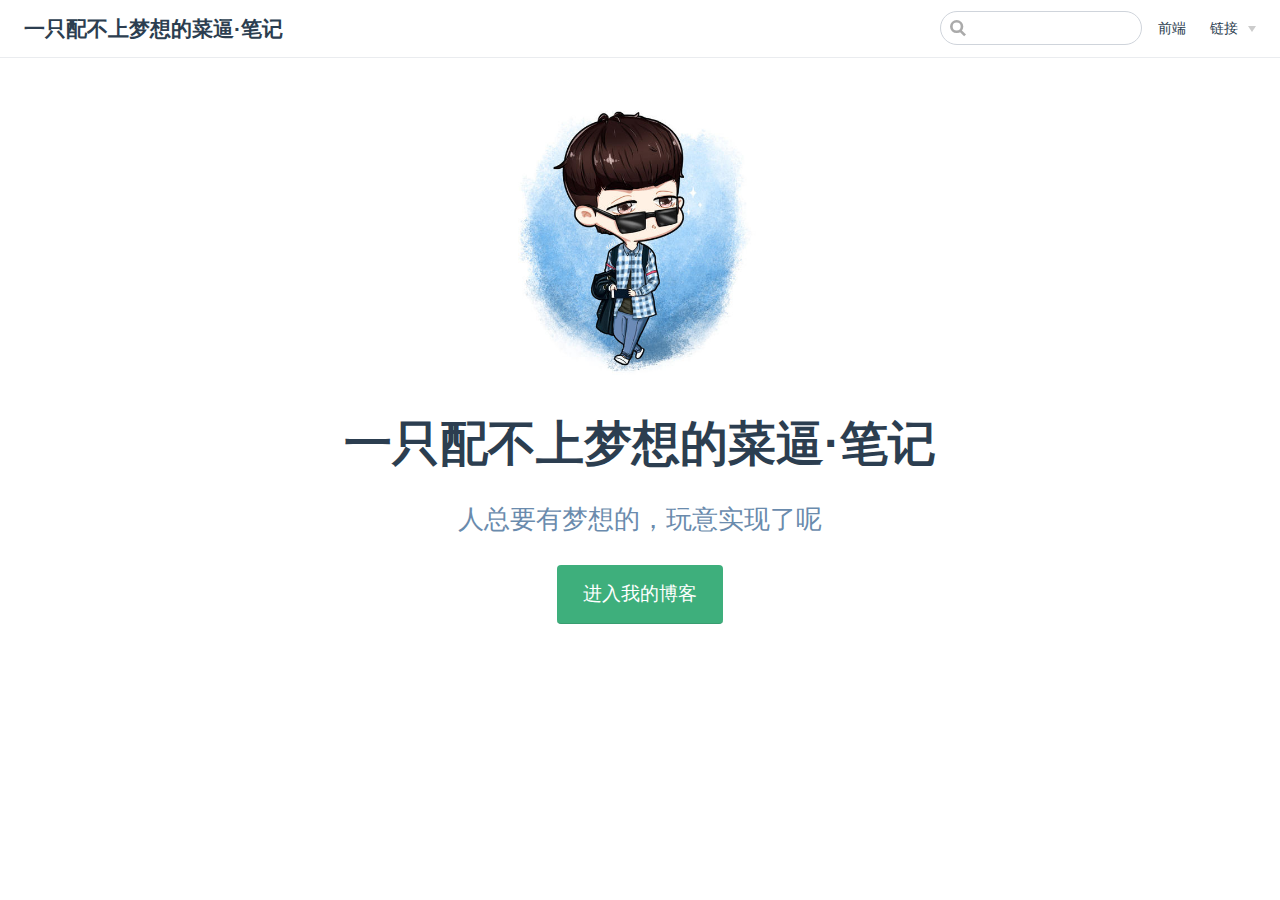
<file: index.html>
<!DOCTYPE html>
<html lang="en-US">
  <head>
    <meta charset="utf-8">
    <meta name="viewport" content="width=device-width,initial-scale=1">
    <title>一只配不上梦想的菜逼·笔记</title>
    <meta name="description" content="人总要有梦想的，玩意实现了呢">
    <meta name="generator" content="VuePress 1.4.0">
    <link rel="icon" href="/img/logo.jpg">
    
    <link rel="preload" href="/assets/css/0.styles.e596f7bf.css" as="style"><link rel="preload" href="/assets/js/app.efa79451.js" as="script"><link rel="preload" href="/assets/js/2.7c90ab4b.js" as="script"><link rel="preload" href="/assets/js/5.a765cbfb.js" as="script"><link rel="prefetch" href="/assets/js/10.2219f694.js"><link rel="prefetch" href="/assets/js/11.a12106ec.js"><link rel="prefetch" href="/assets/js/12.b31f09f5.js"><link rel="prefetch" href="/assets/js/13.5e69303e.js"><link rel="prefetch" href="/assets/js/14.cce45f6f.js"><link rel="prefetch" href="/assets/js/15.3ff80b8d.js"><link rel="prefetch" href="/assets/js/3.35fb2278.js"><link rel="prefetch" href="/assets/js/4.8bfa74c1.js"><link rel="prefetch" href="/assets/js/6.53d2bbe6.js"><link rel="prefetch" href="/assets/js/7.6955f085.js"><link rel="prefetch" href="/assets/js/8.da83517d.js"><link rel="prefetch" href="/assets/js/9.51838be2.js">
    <link rel="stylesheet" href="/assets/css/0.styles.e596f7bf.css">
  </head>
  <body>
    <div id="app" data-server-rendered="true"><div class="theme-container no-sidebar"><header class="navbar"><div class="sidebar-button"><svg xmlns="http://www.w3.org/2000/svg" aria-hidden="true" role="img" viewBox="0 0 448 512" class="icon"><path fill="currentColor" d="M436 124H12c-6.627 0-12-5.373-12-12V80c0-6.627 5.373-12 12-12h424c6.627 0 12 5.373 12 12v32c0 6.627-5.373 12-12 12zm0 160H12c-6.627 0-12-5.373-12-12v-32c0-6.627 5.373-12 12-12h424c6.627 0 12 5.373 12 12v32c0 6.627-5.373 12-12 12zm0 160H12c-6.627 0-12-5.373-12-12v-32c0-6.627 5.373-12 12-12h424c6.627 0 12 5.373 12 12v32c0 6.627-5.373 12-12 12z"></path></svg></div> <a href="/" class="home-link router-link-exact-active router-link-active"><!----> <span class="site-name">一只配不上梦想的菜逼·笔记</span></a> <div class="links"><div class="search-box"><input aria-label="Search" autocomplete="off" spellcheck="false" value=""> <!----></div> <nav class="nav-links can-hide"><div class="nav-item"><a href="/frontEnd/css.html" class="nav-link">
  前端
</a></div><div class="nav-item"><div class="dropdown-wrapper"><button type="button" aria-label="链接" class="dropdown-title"><span class="title">链接</span> <span class="arrow right"></span></button> <ul class="nav-dropdown" style="display:none;"><li class="dropdown-item"><!----> <a href="https://github.com/Yj1314Mayan" target="_blank" rel="noopener noreferrer" class="nav-link external">
  github
  <svg xmlns="http://www.w3.org/2000/svg" aria-hidden="true" x="0px" y="0px" viewBox="0 0 100 100" width="15" height="15" class="icon outbound"><path fill="currentColor" d="M18.8,85.1h56l0,0c2.2,0,4-1.8,4-4v-32h-8v28h-48v-48h28v-8h-32l0,0c-2.2,0-4,1.8-4,4v56C14.8,83.3,16.6,85.1,18.8,85.1z"></path> <polygon fill="currentColor" points="45.7,48.7 51.3,54.3 77.2,28.5 77.2,37.2 85.2,37.2 85.2,14.9 62.8,14.9 62.8,22.9 71.5,22.9"></polygon></svg></a></li></ul></div></div> <!----></nav></div></header> <div class="sidebar-mask"></div> <aside class="sidebar"><nav class="nav-links"><div class="nav-item"><a href="/frontEnd/css.html" class="nav-link">
  前端
</a></div><div class="nav-item"><div class="dropdown-wrapper"><button type="button" aria-label="链接" class="dropdown-title"><span class="title">链接</span> <span class="arrow right"></span></button> <ul class="nav-dropdown" style="display:none;"><li class="dropdown-item"><!----> <a href="https://github.com/Yj1314Mayan" target="_blank" rel="noopener noreferrer" class="nav-link external">
  github
  <svg xmlns="http://www.w3.org/2000/svg" aria-hidden="true" x="0px" y="0px" viewBox="0 0 100 100" width="15" height="15" class="icon outbound"><path fill="currentColor" d="M18.8,85.1h56l0,0c2.2,0,4-1.8,4-4v-32h-8v28h-48v-48h28v-8h-32l0,0c-2.2,0-4,1.8-4,4v56C14.8,83.3,16.6,85.1,18.8,85.1z"></path> <polygon fill="currentColor" points="45.7,48.7 51.3,54.3 77.2,28.5 77.2,37.2 85.2,37.2 85.2,14.9 62.8,14.9 62.8,22.9 71.5,22.9"></polygon></svg></a></li></ul></div></div> <!----></nav>  <!----> </aside> <main aria-labelledby="main-title" class="home"><header class="hero"><img src="/img/logo.jpg" alt="hero"> <h1 id="main-title">
      一只配不上梦想的菜逼·笔记
    </h1> <p class="description">
      人总要有梦想的，玩意实现了呢
    </p> <p class="action"><a href="/frontEnd/css.html" class="nav-link action-button">
  进入我的博客
</a></p></header> <!----> <div class="theme-default-content custom content__default"></div> <!----></main></div><div class="global-ui"></div></div>
    <script src="/assets/js/app.efa79451.js" defer></script><script src="/assets/js/2.7c90ab4b.js" defer></script><script src="/assets/js/5.a765cbfb.js" defer></script>
  </body>
</html>
</file>
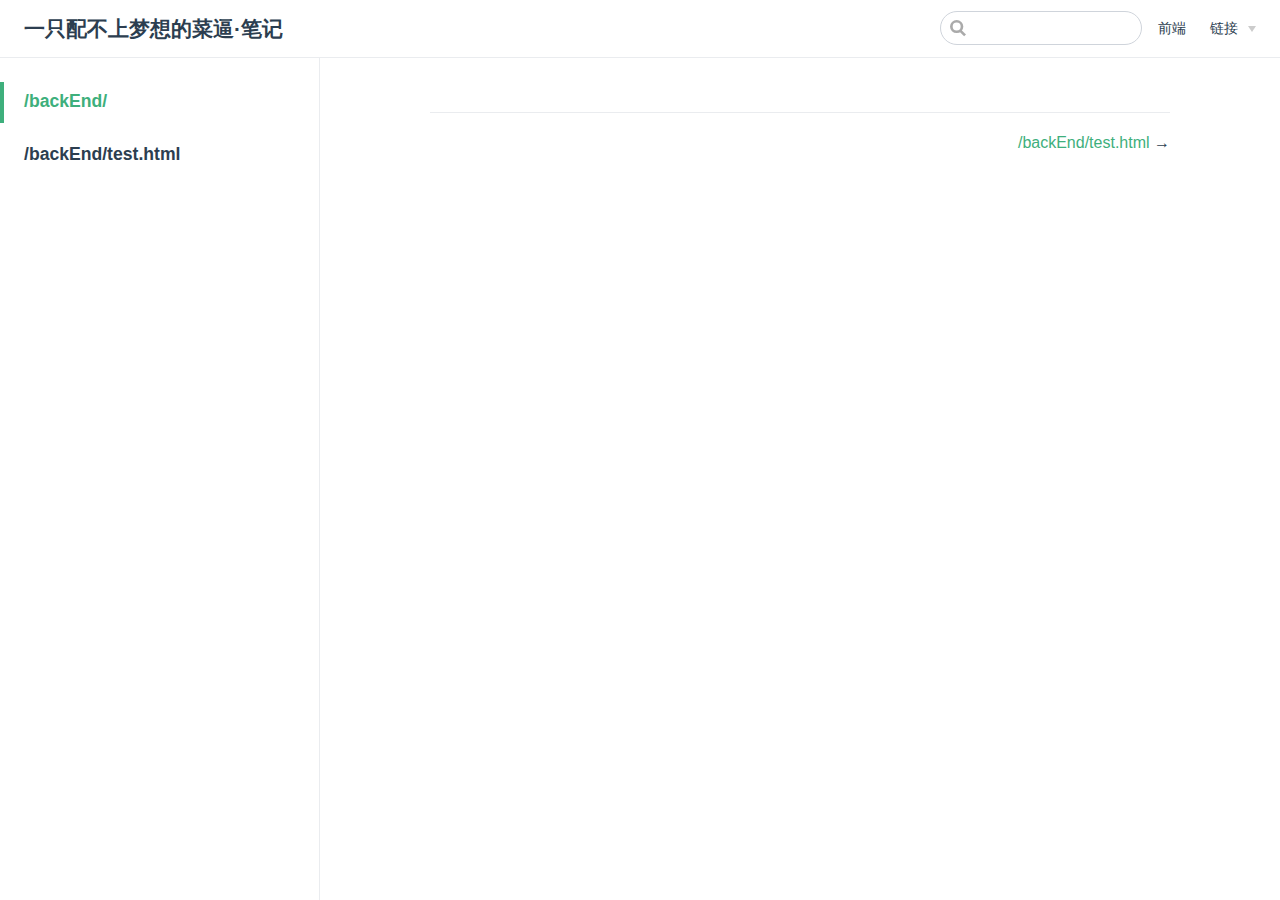
<file: backEnd/index.html>
<!DOCTYPE html>
<html lang="en-US">
  <head>
    <meta charset="utf-8">
    <meta name="viewport" content="width=device-width,initial-scale=1">
    <title>一只配不上梦想的菜逼·笔记</title>
    <meta name="description" content="人总要有梦想的，玩意实现了呢">
    <meta name="generator" content="VuePress 1.4.0">
    <link rel="icon" href="/img/logo.jpg">
    
    <link rel="preload" href="/assets/css/0.styles.e596f7bf.css" as="style"><link rel="preload" href="/assets/js/app.efa79451.js" as="script"><link rel="preload" href="/assets/js/2.7c90ab4b.js" as="script"><link rel="preload" href="/assets/js/6.53d2bbe6.js" as="script"><link rel="prefetch" href="/assets/js/10.2219f694.js"><link rel="prefetch" href="/assets/js/11.a12106ec.js"><link rel="prefetch" href="/assets/js/12.b31f09f5.js"><link rel="prefetch" href="/assets/js/13.5e69303e.js"><link rel="prefetch" href="/assets/js/14.cce45f6f.js"><link rel="prefetch" href="/assets/js/15.3ff80b8d.js"><link rel="prefetch" href="/assets/js/3.35fb2278.js"><link rel="prefetch" href="/assets/js/4.8bfa74c1.js"><link rel="prefetch" href="/assets/js/5.a765cbfb.js"><link rel="prefetch" href="/assets/js/7.6955f085.js"><link rel="prefetch" href="/assets/js/8.da83517d.js"><link rel="prefetch" href="/assets/js/9.51838be2.js">
    <link rel="stylesheet" href="/assets/css/0.styles.e596f7bf.css">
  </head>
  <body>
    <div id="app" data-server-rendered="true"><div class="theme-container"><header class="navbar"><div class="sidebar-button"><svg xmlns="http://www.w3.org/2000/svg" aria-hidden="true" role="img" viewBox="0 0 448 512" class="icon"><path fill="currentColor" d="M436 124H12c-6.627 0-12-5.373-12-12V80c0-6.627 5.373-12 12-12h424c6.627 0 12 5.373 12 12v32c0 6.627-5.373 12-12 12zm0 160H12c-6.627 0-12-5.373-12-12v-32c0-6.627 5.373-12 12-12h424c6.627 0 12 5.373 12 12v32c0 6.627-5.373 12-12 12zm0 160H12c-6.627 0-12-5.373-12-12v-32c0-6.627 5.373-12 12-12h424c6.627 0 12 5.373 12 12v32c0 6.627-5.373 12-12 12z"></path></svg></div> <a href="/" class="home-link router-link-active"><!----> <span class="site-name">一只配不上梦想的菜逼·笔记</span></a> <div class="links"><div class="search-box"><input aria-label="Search" autocomplete="off" spellcheck="false" value=""> <!----></div> <nav class="nav-links can-hide"><div class="nav-item"><a href="/frontEnd/css.html" class="nav-link">
  前端
</a></div><div class="nav-item"><div class="dropdown-wrapper"><button type="button" aria-label="链接" class="dropdown-title"><span class="title">链接</span> <span class="arrow right"></span></button> <ul class="nav-dropdown" style="display:none;"><li class="dropdown-item"><!----> <a href="https://github.com/Yj1314Mayan" target="_blank" rel="noopener noreferrer" class="nav-link external">
  github
  <svg xmlns="http://www.w3.org/2000/svg" aria-hidden="true" x="0px" y="0px" viewBox="0 0 100 100" width="15" height="15" class="icon outbound"><path fill="currentColor" d="M18.8,85.1h56l0,0c2.2,0,4-1.8,4-4v-32h-8v28h-48v-48h28v-8h-32l0,0c-2.2,0-4,1.8-4,4v56C14.8,83.3,16.6,85.1,18.8,85.1z"></path> <polygon fill="currentColor" points="45.7,48.7 51.3,54.3 77.2,28.5 77.2,37.2 85.2,37.2 85.2,14.9 62.8,14.9 62.8,22.9 71.5,22.9"></polygon></svg></a></li></ul></div></div> <!----></nav></div></header> <div class="sidebar-mask"></div> <aside class="sidebar"><nav class="nav-links"><div class="nav-item"><a href="/frontEnd/css.html" class="nav-link">
  前端
</a></div><div class="nav-item"><div class="dropdown-wrapper"><button type="button" aria-label="链接" class="dropdown-title"><span class="title">链接</span> <span class="arrow right"></span></button> <ul class="nav-dropdown" style="display:none;"><li class="dropdown-item"><!----> <a href="https://github.com/Yj1314Mayan" target="_blank" rel="noopener noreferrer" class="nav-link external">
  github
  <svg xmlns="http://www.w3.org/2000/svg" aria-hidden="true" x="0px" y="0px" viewBox="0 0 100 100" width="15" height="15" class="icon outbound"><path fill="currentColor" d="M18.8,85.1h56l0,0c2.2,0,4-1.8,4-4v-32h-8v28h-48v-48h28v-8h-32l0,0c-2.2,0-4,1.8-4,4v56C14.8,83.3,16.6,85.1,18.8,85.1z"></path> <polygon fill="currentColor" points="45.7,48.7 51.3,54.3 77.2,28.5 77.2,37.2 85.2,37.2 85.2,14.9 62.8,14.9 62.8,22.9 71.5,22.9"></polygon></svg></a></li></ul></div></div> <!----></nav>  <ul class="sidebar-links"><li><a href="/backEnd/" class="active sidebar-link">/backEnd/</a></li><li><a href="/backEnd/test.html" class="sidebar-link">/backEnd/test.html</a></li></ul> </aside> <main class="page"> <div class="theme-default-content content__default"></div> <footer class="page-edit"><!----> <!----></footer> <div class="page-nav"><p class="inner"><!----> <span class="next"><a href="/backEnd/test.html">
        /backEnd/test.html
      </a>
      →
    </span></p></div> </main></div><div class="global-ui"></div></div>
    <script src="/assets/js/app.efa79451.js" defer></script><script src="/assets/js/2.7c90ab4b.js" defer></script><script src="/assets/js/6.53d2bbe6.js" defer></script>
  </body>
</html>
</file>
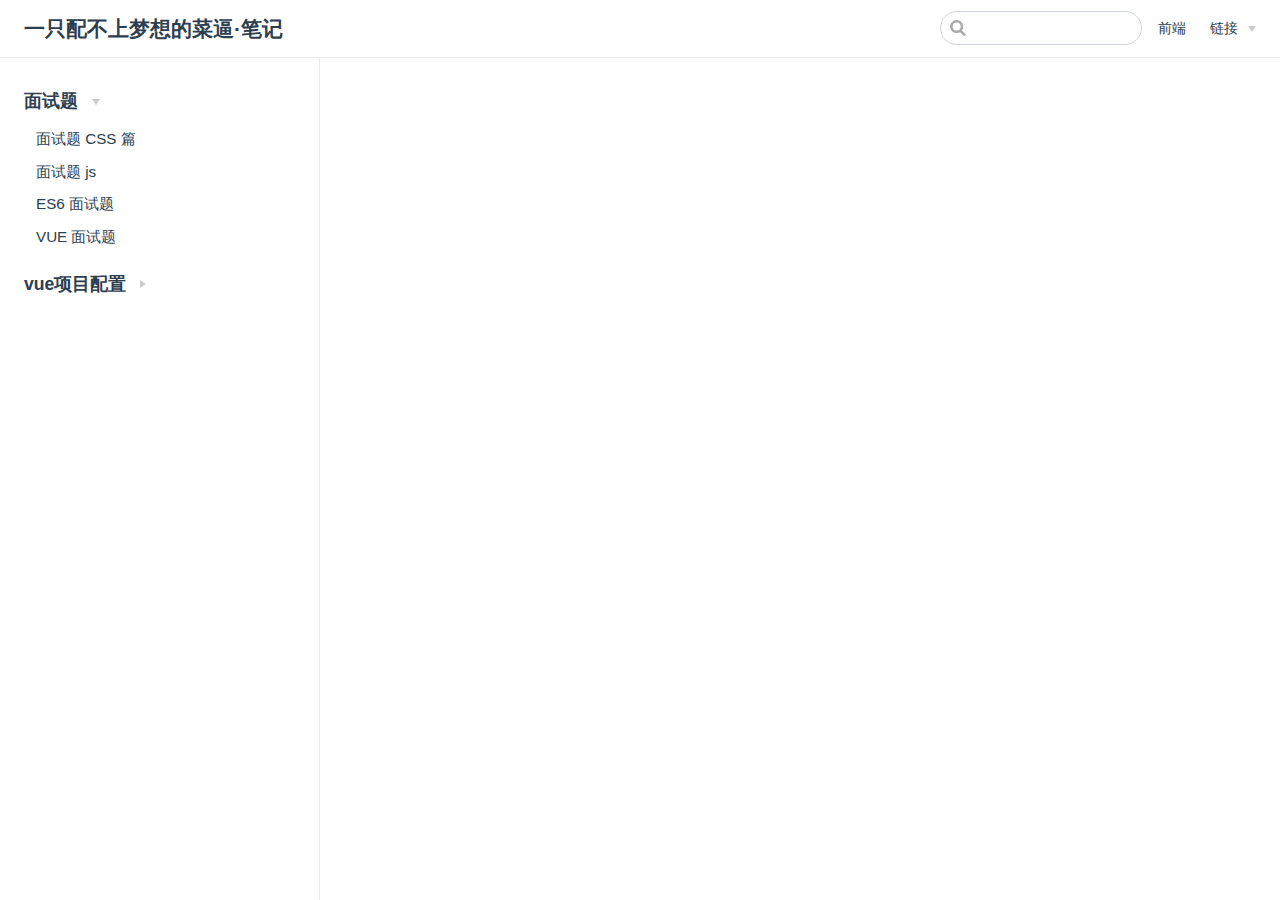
<file: frontEnd/index.html>
<!DOCTYPE html>
<html lang="en-US">
  <head>
    <meta charset="utf-8">
    <meta name="viewport" content="width=device-width,initial-scale=1">
    <title>一只配不上梦想的菜逼·笔记</title>
    <meta name="description" content="人总要有梦想的，玩意实现了呢">
    <meta name="generator" content="VuePress 1.4.0">
    <link rel="icon" href="/img/logo.jpg">
    
    <link rel="preload" href="/assets/css/0.styles.e596f7bf.css" as="style"><link rel="preload" href="/assets/js/app.efa79451.js" as="script"><link rel="preload" href="/assets/js/2.7c90ab4b.js" as="script"><link rel="preload" href="/assets/js/8.da83517d.js" as="script"><link rel="prefetch" href="/assets/js/10.2219f694.js"><link rel="prefetch" href="/assets/js/11.a12106ec.js"><link rel="prefetch" href="/assets/js/12.b31f09f5.js"><link rel="prefetch" href="/assets/js/13.5e69303e.js"><link rel="prefetch" href="/assets/js/14.cce45f6f.js"><link rel="prefetch" href="/assets/js/15.3ff80b8d.js"><link rel="prefetch" href="/assets/js/3.35fb2278.js"><link rel="prefetch" href="/assets/js/4.8bfa74c1.js"><link rel="prefetch" href="/assets/js/5.a765cbfb.js"><link rel="prefetch" href="/assets/js/6.53d2bbe6.js"><link rel="prefetch" href="/assets/js/7.6955f085.js"><link rel="prefetch" href="/assets/js/9.51838be2.js">
    <link rel="stylesheet" href="/assets/css/0.styles.e596f7bf.css">
  </head>
  <body>
    <div id="app" data-server-rendered="true"><div class="theme-container"><header class="navbar"><div class="sidebar-button"><svg xmlns="http://www.w3.org/2000/svg" aria-hidden="true" role="img" viewBox="0 0 448 512" class="icon"><path fill="currentColor" d="M436 124H12c-6.627 0-12-5.373-12-12V80c0-6.627 5.373-12 12-12h424c6.627 0 12 5.373 12 12v32c0 6.627-5.373 12-12 12zm0 160H12c-6.627 0-12-5.373-12-12v-32c0-6.627 5.373-12 12-12h424c6.627 0 12 5.373 12 12v32c0 6.627-5.373 12-12 12zm0 160H12c-6.627 0-12-5.373-12-12v-32c0-6.627 5.373-12 12-12h424c6.627 0 12 5.373 12 12v32c0 6.627-5.373 12-12 12z"></path></svg></div> <a href="/" class="home-link router-link-active"><!----> <span class="site-name">一只配不上梦想的菜逼·笔记</span></a> <div class="links"><div class="search-box"><input aria-label="Search" autocomplete="off" spellcheck="false" value=""> <!----></div> <nav class="nav-links can-hide"><div class="nav-item"><a href="/frontEnd/css.html" class="nav-link">
  前端
</a></div><div class="nav-item"><div class="dropdown-wrapper"><button type="button" aria-label="链接" class="dropdown-title"><span class="title">链接</span> <span class="arrow right"></span></button> <ul class="nav-dropdown" style="display:none;"><li class="dropdown-item"><!----> <a href="https://github.com/Yj1314Mayan" target="_blank" rel="noopener noreferrer" class="nav-link external">
  github
  <svg xmlns="http://www.w3.org/2000/svg" aria-hidden="true" x="0px" y="0px" viewBox="0 0 100 100" width="15" height="15" class="icon outbound"><path fill="currentColor" d="M18.8,85.1h56l0,0c2.2,0,4-1.8,4-4v-32h-8v28h-48v-48h28v-8h-32l0,0c-2.2,0-4,1.8-4,4v56C14.8,83.3,16.6,85.1,18.8,85.1z"></path> <polygon fill="currentColor" points="45.7,48.7 51.3,54.3 77.2,28.5 77.2,37.2 85.2,37.2 85.2,14.9 62.8,14.9 62.8,22.9 71.5,22.9"></polygon></svg></a></li></ul></div></div> <!----></nav></div></header> <div class="sidebar-mask"></div> <aside class="sidebar"><nav class="nav-links"><div class="nav-item"><a href="/frontEnd/css.html" class="nav-link">
  前端
</a></div><div class="nav-item"><div class="dropdown-wrapper"><button type="button" aria-label="链接" class="dropdown-title"><span class="title">链接</span> <span class="arrow right"></span></button> <ul class="nav-dropdown" style="display:none;"><li class="dropdown-item"><!----> <a href="https://github.com/Yj1314Mayan" target="_blank" rel="noopener noreferrer" class="nav-link external">
  github
  <svg xmlns="http://www.w3.org/2000/svg" aria-hidden="true" x="0px" y="0px" viewBox="0 0 100 100" width="15" height="15" class="icon outbound"><path fill="currentColor" d="M18.8,85.1h56l0,0c2.2,0,4-1.8,4-4v-32h-8v28h-48v-48h28v-8h-32l0,0c-2.2,0-4,1.8-4,4v56C14.8,83.3,16.6,85.1,18.8,85.1z"></path> <polygon fill="currentColor" points="45.7,48.7 51.3,54.3 77.2,28.5 77.2,37.2 85.2,37.2 85.2,14.9 62.8,14.9 62.8,22.9 71.5,22.9"></polygon></svg></a></li></ul></div></div> <!----></nav>  <ul class="sidebar-links"><li><section class="sidebar-group collapsable depth-0"><p class="sidebar-heading open"><span>面试题</span> <span class="arrow down"></span></p> <ul class="sidebar-links sidebar-group-items"><li><a href="/frontEnd/css.html" class="sidebar-link">面试题 CSS 篇</a></li><li><a href="/frontEnd/js.html" class="sidebar-link">面试题 js</a></li><li><a href="/frontEnd/es6.html" class="sidebar-link">ES6 面试题</a></li><li><a href="/frontEnd/vue.html" class="sidebar-link">VUE 面试题</a></li></ul></section></li><li><section class="sidebar-group collapsable depth-0"><p class="sidebar-heading"><span>vue项目配置</span> <span class="arrow right"></span></p> <!----></section></li></ul> </aside> <main class="page"> <div class="theme-default-content content__default"></div> <footer class="page-edit"><!----> <!----></footer> <!----> </main></div><div class="global-ui"></div></div>
    <script src="/assets/js/app.efa79451.js" defer></script><script src="/assets/js/2.7c90ab4b.js" defer></script><script src="/assets/js/8.da83517d.js" defer></script>
  </body>
</html>
</file>
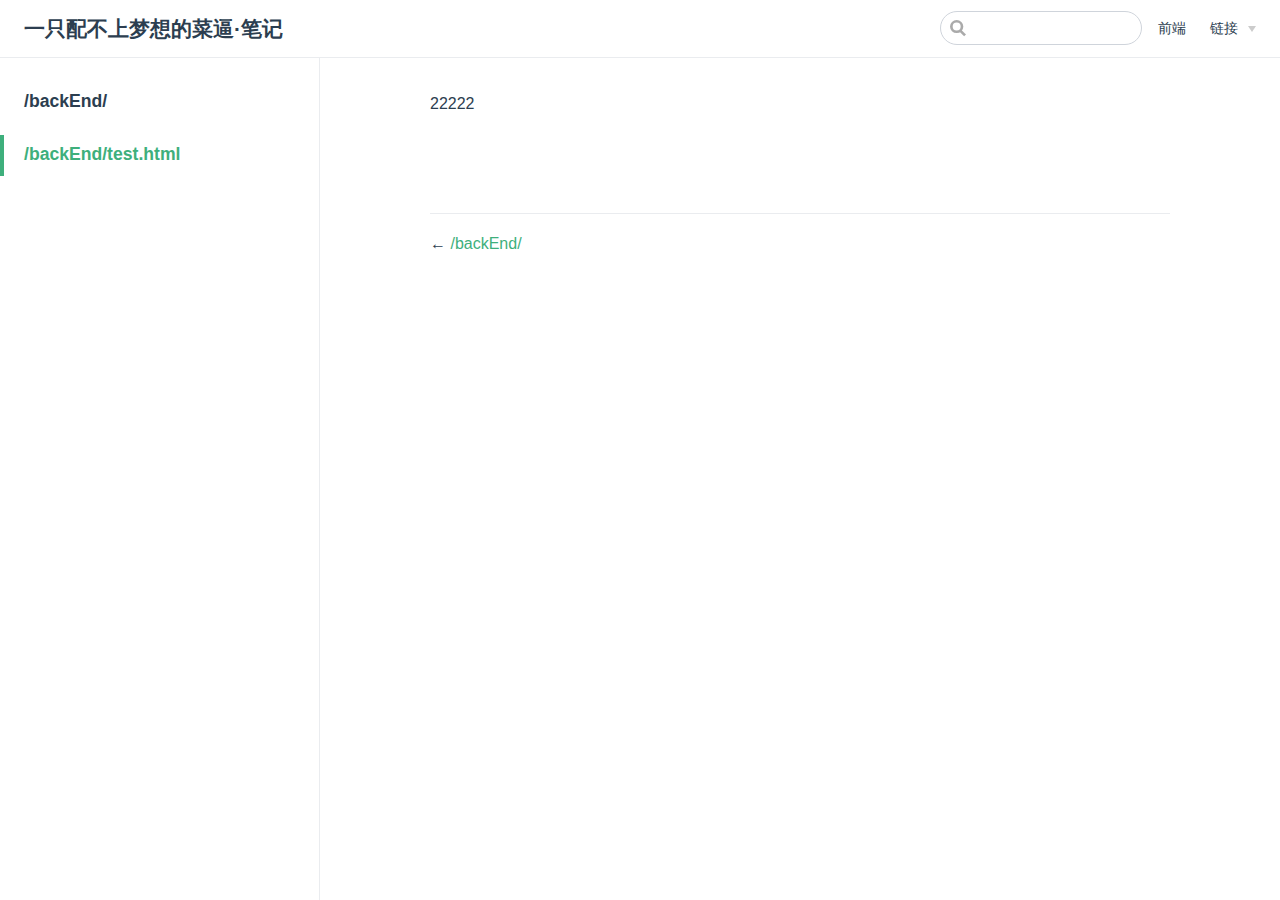
<file: backEnd/test.html>
<!DOCTYPE html>
<html lang="en-US">
  <head>
    <meta charset="utf-8">
    <meta name="viewport" content="width=device-width,initial-scale=1">
    <title>一只配不上梦想的菜逼·笔记</title>
    <meta name="description" content="人总要有梦想的，玩意实现了呢">
    <meta name="generator" content="VuePress 1.4.0">
    <link rel="icon" href="/img/logo.jpg">
    
    <link rel="preload" href="/assets/css/0.styles.e596f7bf.css" as="style"><link rel="preload" href="/assets/js/app.efa79451.js" as="script"><link rel="preload" href="/assets/js/2.7c90ab4b.js" as="script"><link rel="preload" href="/assets/js/7.6955f085.js" as="script"><link rel="prefetch" href="/assets/js/10.2219f694.js"><link rel="prefetch" href="/assets/js/11.a12106ec.js"><link rel="prefetch" href="/assets/js/12.b31f09f5.js"><link rel="prefetch" href="/assets/js/13.5e69303e.js"><link rel="prefetch" href="/assets/js/14.cce45f6f.js"><link rel="prefetch" href="/assets/js/15.3ff80b8d.js"><link rel="prefetch" href="/assets/js/3.35fb2278.js"><link rel="prefetch" href="/assets/js/4.8bfa74c1.js"><link rel="prefetch" href="/assets/js/5.a765cbfb.js"><link rel="prefetch" href="/assets/js/6.53d2bbe6.js"><link rel="prefetch" href="/assets/js/8.da83517d.js"><link rel="prefetch" href="/assets/js/9.51838be2.js">
    <link rel="stylesheet" href="/assets/css/0.styles.e596f7bf.css">
  </head>
  <body>
    <div id="app" data-server-rendered="true"><div class="theme-container"><header class="navbar"><div class="sidebar-button"><svg xmlns="http://www.w3.org/2000/svg" aria-hidden="true" role="img" viewBox="0 0 448 512" class="icon"><path fill="currentColor" d="M436 124H12c-6.627 0-12-5.373-12-12V80c0-6.627 5.373-12 12-12h424c6.627 0 12 5.373 12 12v32c0 6.627-5.373 12-12 12zm0 160H12c-6.627 0-12-5.373-12-12v-32c0-6.627 5.373-12 12-12h424c6.627 0 12 5.373 12 12v32c0 6.627-5.373 12-12 12zm0 160H12c-6.627 0-12-5.373-12-12v-32c0-6.627 5.373-12 12-12h424c6.627 0 12 5.373 12 12v32c0 6.627-5.373 12-12 12z"></path></svg></div> <a href="/" class="home-link router-link-active"><!----> <span class="site-name">一只配不上梦想的菜逼·笔记</span></a> <div class="links"><div class="search-box"><input aria-label="Search" autocomplete="off" spellcheck="false" value=""> <!----></div> <nav class="nav-links can-hide"><div class="nav-item"><a href="/frontEnd/css.html" class="nav-link">
  前端
</a></div><div class="nav-item"><div class="dropdown-wrapper"><button type="button" aria-label="链接" class="dropdown-title"><span class="title">链接</span> <span class="arrow right"></span></button> <ul class="nav-dropdown" style="display:none;"><li class="dropdown-item"><!----> <a href="https://github.com/Yj1314Mayan" target="_blank" rel="noopener noreferrer" class="nav-link external">
  github
  <svg xmlns="http://www.w3.org/2000/svg" aria-hidden="true" x="0px" y="0px" viewBox="0 0 100 100" width="15" height="15" class="icon outbound"><path fill="currentColor" d="M18.8,85.1h56l0,0c2.2,0,4-1.8,4-4v-32h-8v28h-48v-48h28v-8h-32l0,0c-2.2,0-4,1.8-4,4v56C14.8,83.3,16.6,85.1,18.8,85.1z"></path> <polygon fill="currentColor" points="45.7,48.7 51.3,54.3 77.2,28.5 77.2,37.2 85.2,37.2 85.2,14.9 62.8,14.9 62.8,22.9 71.5,22.9"></polygon></svg></a></li></ul></div></div> <!----></nav></div></header> <div class="sidebar-mask"></div> <aside class="sidebar"><nav class="nav-links"><div class="nav-item"><a href="/frontEnd/css.html" class="nav-link">
  前端
</a></div><div class="nav-item"><div class="dropdown-wrapper"><button type="button" aria-label="链接" class="dropdown-title"><span class="title">链接</span> <span class="arrow right"></span></button> <ul class="nav-dropdown" style="display:none;"><li class="dropdown-item"><!----> <a href="https://github.com/Yj1314Mayan" target="_blank" rel="noopener noreferrer" class="nav-link external">
  github
  <svg xmlns="http://www.w3.org/2000/svg" aria-hidden="true" x="0px" y="0px" viewBox="0 0 100 100" width="15" height="15" class="icon outbound"><path fill="currentColor" d="M18.8,85.1h56l0,0c2.2,0,4-1.8,4-4v-32h-8v28h-48v-48h28v-8h-32l0,0c-2.2,0-4,1.8-4,4v56C14.8,83.3,16.6,85.1,18.8,85.1z"></path> <polygon fill="currentColor" points="45.7,48.7 51.3,54.3 77.2,28.5 77.2,37.2 85.2,37.2 85.2,14.9 62.8,14.9 62.8,22.9 71.5,22.9"></polygon></svg></a></li></ul></div></div> <!----></nav>  <ul class="sidebar-links"><li><a href="/backEnd/" class="sidebar-link">/backEnd/</a></li><li><a href="/backEnd/test.html" class="active sidebar-link">/backEnd/test.html</a></li></ul> </aside> <main class="page"> <div class="theme-default-content content__default"><p>22222</p></div> <footer class="page-edit"><!----> <!----></footer> <div class="page-nav"><p class="inner"><span class="prev">
      ←
      <a href="/backEnd/" class="prev router-link-active">
        /backEnd/
      </a></span> <!----></p></div> </main></div><div class="global-ui"></div></div>
    <script src="/assets/js/app.efa79451.js" defer></script><script src="/assets/js/2.7c90ab4b.js" defer></script><script src="/assets/js/7.6955f085.js" defer></script>
  </body>
</html>
</file>
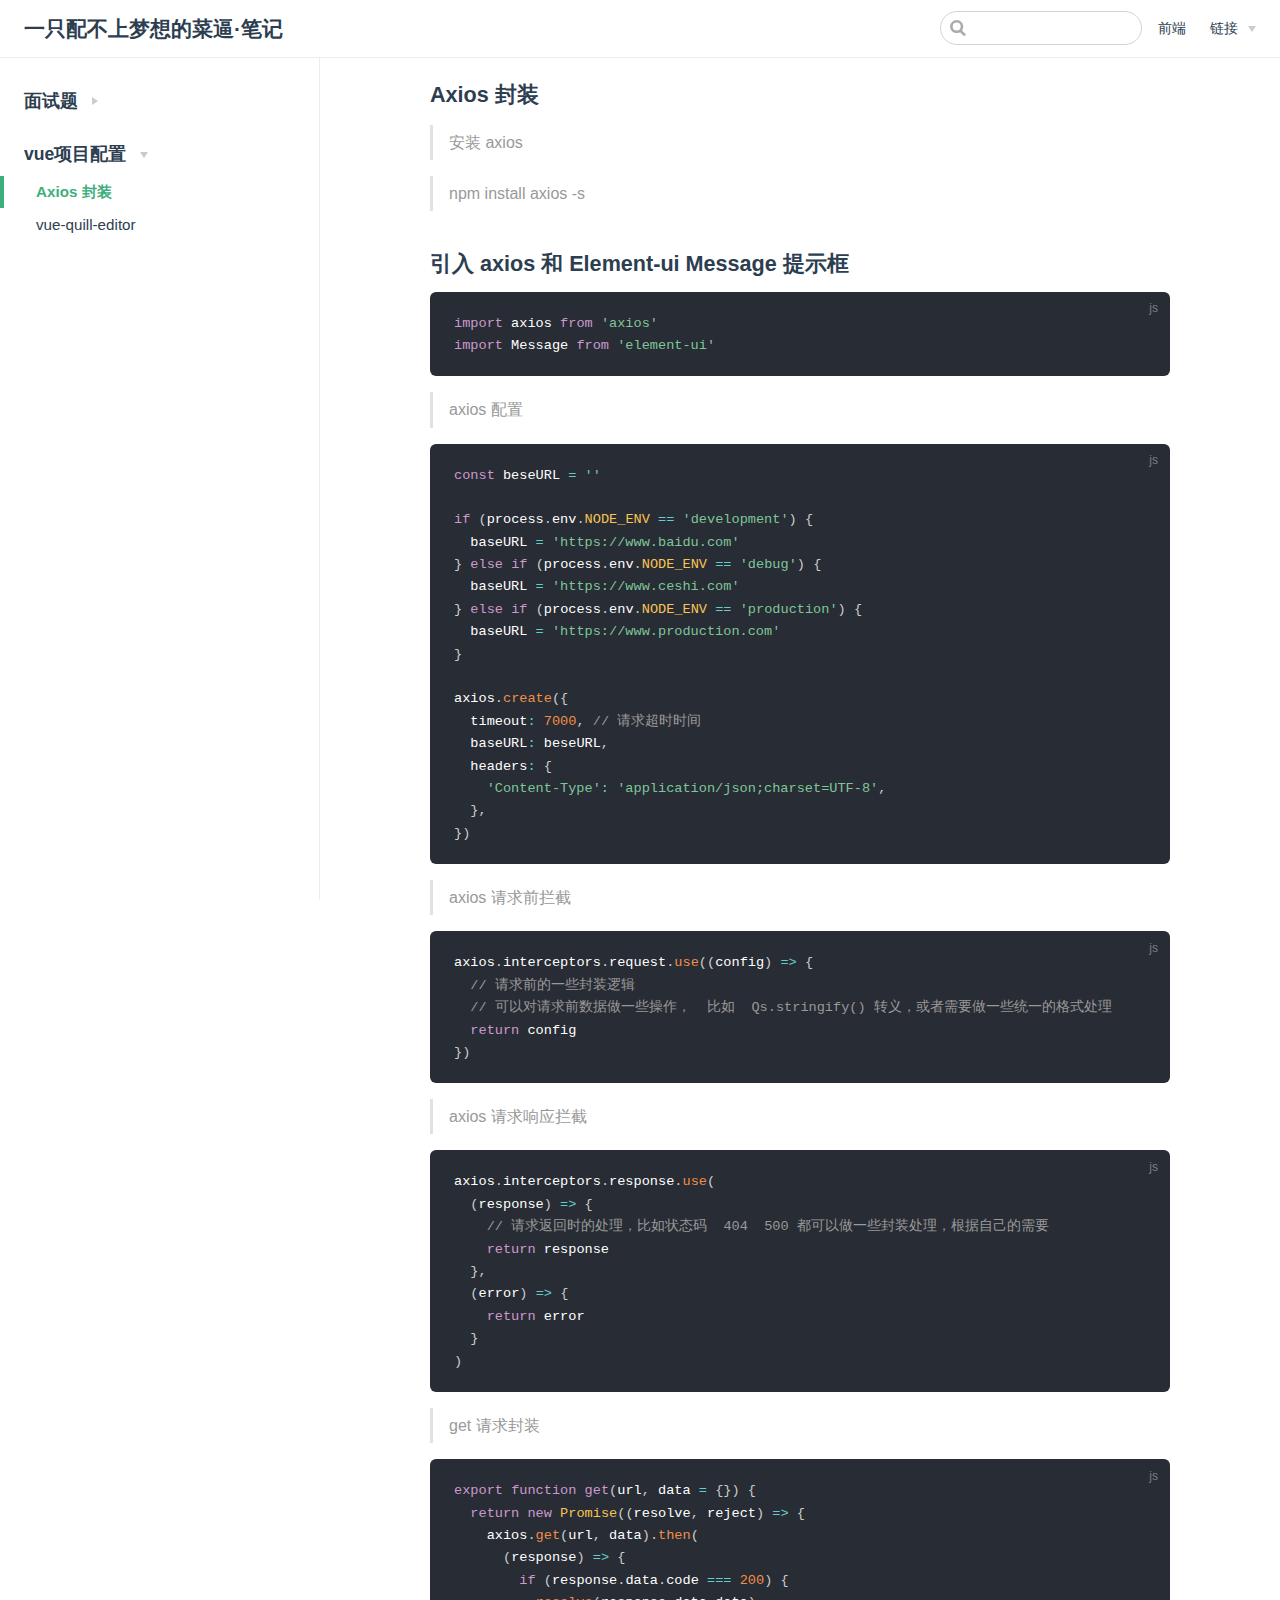
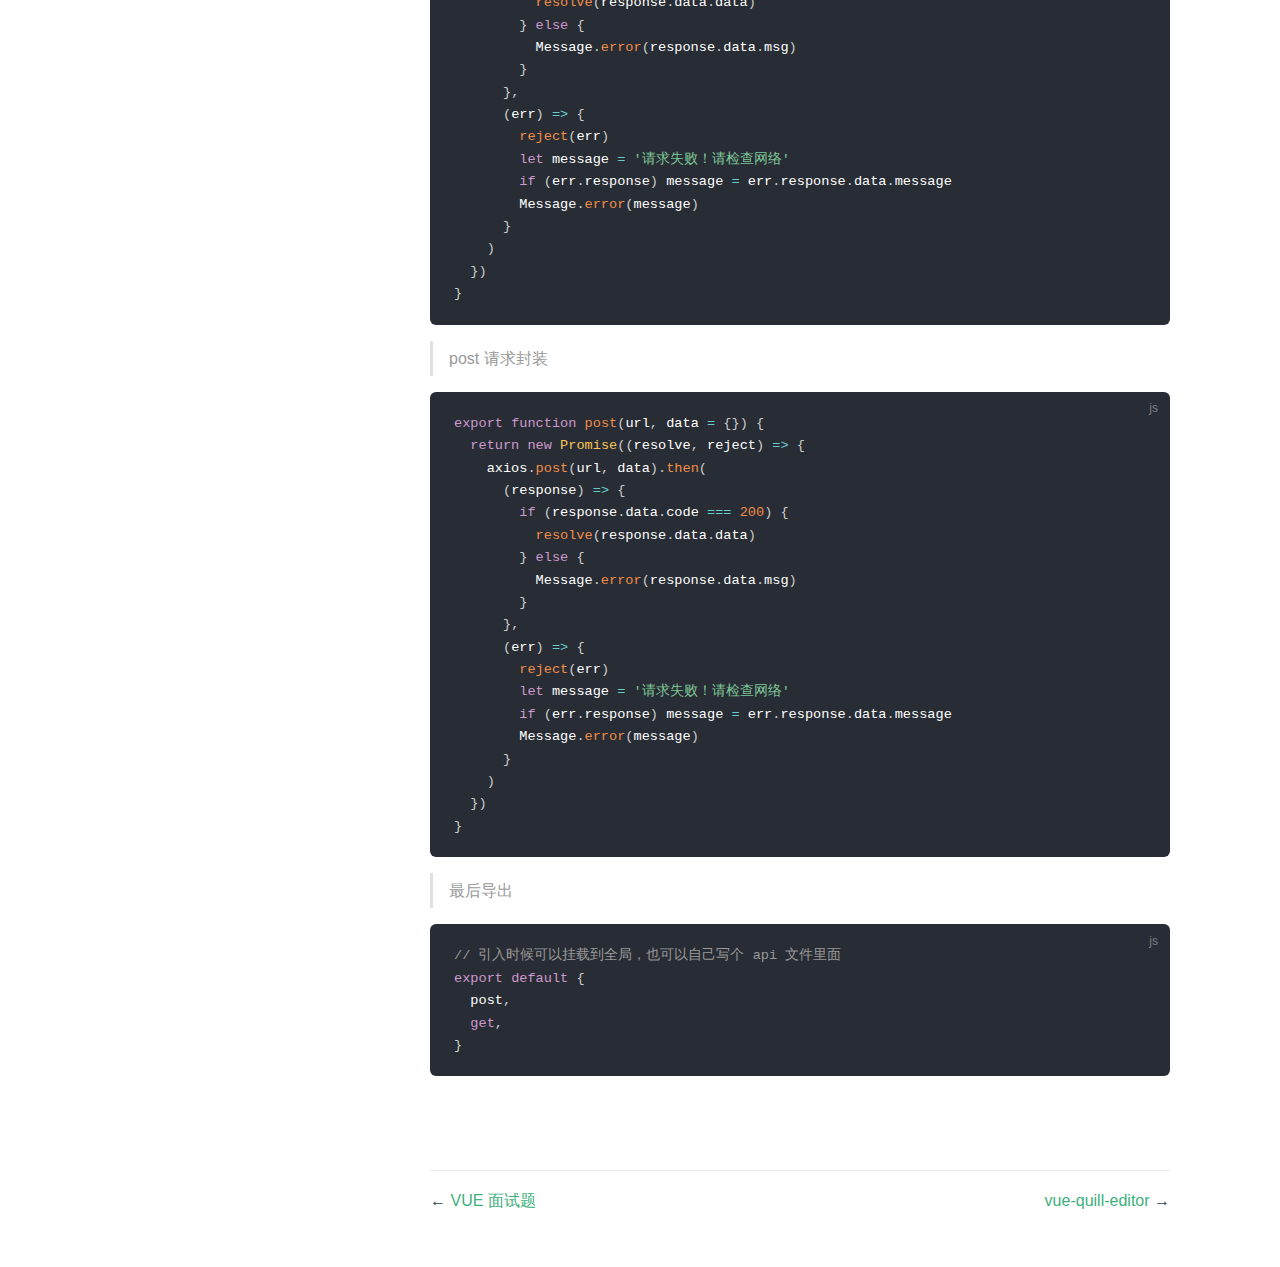
<file: frontEnd/axios.html>
<!DOCTYPE html>
<html lang="en-US">
  <head>
    <meta charset="utf-8">
    <meta name="viewport" content="width=device-width,initial-scale=1">
    <title>Axios 封装 | 一只配不上梦想的菜逼·笔记</title>
    <meta name="description" content="人总要有梦想的，玩意实现了呢">
    <meta name="generator" content="VuePress 1.4.0">
    <link rel="icon" href="/img/logo.jpg">
    
    <link rel="preload" href="/assets/css/0.styles.e596f7bf.css" as="style"><link rel="preload" href="/assets/js/app.efa79451.js" as="script"><link rel="preload" href="/assets/js/2.7c90ab4b.js" as="script"><link rel="preload" href="/assets/js/9.51838be2.js" as="script"><link rel="prefetch" href="/assets/js/10.2219f694.js"><link rel="prefetch" href="/assets/js/11.a12106ec.js"><link rel="prefetch" href="/assets/js/12.b31f09f5.js"><link rel="prefetch" href="/assets/js/13.5e69303e.js"><link rel="prefetch" href="/assets/js/14.cce45f6f.js"><link rel="prefetch" href="/assets/js/15.3ff80b8d.js"><link rel="prefetch" href="/assets/js/3.35fb2278.js"><link rel="prefetch" href="/assets/js/4.8bfa74c1.js"><link rel="prefetch" href="/assets/js/5.a765cbfb.js"><link rel="prefetch" href="/assets/js/6.53d2bbe6.js"><link rel="prefetch" href="/assets/js/7.6955f085.js"><link rel="prefetch" href="/assets/js/8.da83517d.js">
    <link rel="stylesheet" href="/assets/css/0.styles.e596f7bf.css">
  </head>
  <body>
    <div id="app" data-server-rendered="true"><div class="theme-container"><header class="navbar"><div class="sidebar-button"><svg xmlns="http://www.w3.org/2000/svg" aria-hidden="true" role="img" viewBox="0 0 448 512" class="icon"><path fill="currentColor" d="M436 124H12c-6.627 0-12-5.373-12-12V80c0-6.627 5.373-12 12-12h424c6.627 0 12 5.373 12 12v32c0 6.627-5.373 12-12 12zm0 160H12c-6.627 0-12-5.373-12-12v-32c0-6.627 5.373-12 12-12h424c6.627 0 12 5.373 12 12v32c0 6.627-5.373 12-12 12zm0 160H12c-6.627 0-12-5.373-12-12v-32c0-6.627 5.373-12 12-12h424c6.627 0 12 5.373 12 12v32c0 6.627-5.373 12-12 12z"></path></svg></div> <a href="/" class="home-link router-link-active"><!----> <span class="site-name">一只配不上梦想的菜逼·笔记</span></a> <div class="links"><div class="search-box"><input aria-label="Search" autocomplete="off" spellcheck="false" value=""> <!----></div> <nav class="nav-links can-hide"><div class="nav-item"><a href="/frontEnd/css.html" class="nav-link">
  前端
</a></div><div class="nav-item"><div class="dropdown-wrapper"><button type="button" aria-label="链接" class="dropdown-title"><span class="title">链接</span> <span class="arrow right"></span></button> <ul class="nav-dropdown" style="display:none;"><li class="dropdown-item"><!----> <a href="https://github.com/Yj1314Mayan" target="_blank" rel="noopener noreferrer" class="nav-link external">
  github
  <svg xmlns="http://www.w3.org/2000/svg" aria-hidden="true" x="0px" y="0px" viewBox="0 0 100 100" width="15" height="15" class="icon outbound"><path fill="currentColor" d="M18.8,85.1h56l0,0c2.2,0,4-1.8,4-4v-32h-8v28h-48v-48h28v-8h-32l0,0c-2.2,0-4,1.8-4,4v56C14.8,83.3,16.6,85.1,18.8,85.1z"></path> <polygon fill="currentColor" points="45.7,48.7 51.3,54.3 77.2,28.5 77.2,37.2 85.2,37.2 85.2,14.9 62.8,14.9 62.8,22.9 71.5,22.9"></polygon></svg></a></li></ul></div></div> <!----></nav></div></header> <div class="sidebar-mask"></div> <aside class="sidebar"><nav class="nav-links"><div class="nav-item"><a href="/frontEnd/css.html" class="nav-link">
  前端
</a></div><div class="nav-item"><div class="dropdown-wrapper"><button type="button" aria-label="链接" class="dropdown-title"><span class="title">链接</span> <span class="arrow right"></span></button> <ul class="nav-dropdown" style="display:none;"><li class="dropdown-item"><!----> <a href="https://github.com/Yj1314Mayan" target="_blank" rel="noopener noreferrer" class="nav-link external">
  github
  <svg xmlns="http://www.w3.org/2000/svg" aria-hidden="true" x="0px" y="0px" viewBox="0 0 100 100" width="15" height="15" class="icon outbound"><path fill="currentColor" d="M18.8,85.1h56l0,0c2.2,0,4-1.8,4-4v-32h-8v28h-48v-48h28v-8h-32l0,0c-2.2,0-4,1.8-4,4v56C14.8,83.3,16.6,85.1,18.8,85.1z"></path> <polygon fill="currentColor" points="45.7,48.7 51.3,54.3 77.2,28.5 77.2,37.2 85.2,37.2 85.2,14.9 62.8,14.9 62.8,22.9 71.5,22.9"></polygon></svg></a></li></ul></div></div> <!----></nav>  <ul class="sidebar-links"><li><section class="sidebar-group collapsable depth-0"><p class="sidebar-heading"><span>面试题</span> <span class="arrow right"></span></p> <!----></section></li><li><section class="sidebar-group collapsable depth-0"><p class="sidebar-heading open"><span>vue项目配置</span> <span class="arrow down"></span></p> <ul class="sidebar-links sidebar-group-items"><li><a href="/frontEnd/axios.html" class="active sidebar-link">Axios 封装</a><ul class="sidebar-sub-headers"></ul></li><li><a href="/frontEnd/vue 富文本编辑器.html" class="sidebar-link">vue-quill-editor</a></li></ul></section></li></ul> </aside> <main class="page"> <div class="theme-default-content content__default"><h3 id="axios-封装"><a href="#axios-封装" class="header-anchor">#</a> Axios 封装</h3> <blockquote><p>安装 axios</p></blockquote> <blockquote><p>npm install axios -s</p></blockquote> <h3 id="引入-axios-和-element-ui-message-提示框"><a href="#引入-axios-和-element-ui-message-提示框" class="header-anchor">#</a> 引入 axios 和 Element-ui Message 提示框</h3> <div class="language-js extra-class"><pre class="language-js"><code><span class="token keyword">import</span> axios <span class="token keyword">from</span> <span class="token string">'axios'</span>
<span class="token keyword">import</span> Message <span class="token keyword">from</span> <span class="token string">'element-ui'</span>
</code></pre></div><blockquote><p>axios 配置</p></blockquote> <div class="language-js extra-class"><pre class="language-js"><code><span class="token keyword">const</span> beseURL <span class="token operator">=</span> <span class="token string">''</span>

<span class="token keyword">if</span> <span class="token punctuation">(</span>process<span class="token punctuation">.</span>env<span class="token punctuation">.</span><span class="token constant">NODE_ENV</span> <span class="token operator">==</span> <span class="token string">'development'</span><span class="token punctuation">)</span> <span class="token punctuation">{</span>
  baseURL <span class="token operator">=</span> <span class="token string">'https://www.baidu.com'</span>
<span class="token punctuation">}</span> <span class="token keyword">else</span> <span class="token keyword">if</span> <span class="token punctuation">(</span>process<span class="token punctuation">.</span>env<span class="token punctuation">.</span><span class="token constant">NODE_ENV</span> <span class="token operator">==</span> <span class="token string">'debug'</span><span class="token punctuation">)</span> <span class="token punctuation">{</span>
  baseURL <span class="token operator">=</span> <span class="token string">'https://www.ceshi.com'</span>
<span class="token punctuation">}</span> <span class="token keyword">else</span> <span class="token keyword">if</span> <span class="token punctuation">(</span>process<span class="token punctuation">.</span>env<span class="token punctuation">.</span><span class="token constant">NODE_ENV</span> <span class="token operator">==</span> <span class="token string">'production'</span><span class="token punctuation">)</span> <span class="token punctuation">{</span>
  baseURL <span class="token operator">=</span> <span class="token string">'https://www.production.com'</span>
<span class="token punctuation">}</span>

axios<span class="token punctuation">.</span><span class="token function">create</span><span class="token punctuation">(</span><span class="token punctuation">{</span>
  timeout<span class="token operator">:</span> <span class="token number">7000</span><span class="token punctuation">,</span> <span class="token comment">// 请求超时时间</span>
  baseURL<span class="token operator">:</span> beseURL<span class="token punctuation">,</span>
  headers<span class="token operator">:</span> <span class="token punctuation">{</span>
    <span class="token string">'Content-Type'</span><span class="token operator">:</span> <span class="token string">'application/json;charset=UTF-8'</span><span class="token punctuation">,</span>
  <span class="token punctuation">}</span><span class="token punctuation">,</span>
<span class="token punctuation">}</span><span class="token punctuation">)</span>
</code></pre></div><blockquote><p>axios 请求前拦截</p></blockquote> <div class="language-js extra-class"><pre class="language-js"><code>axios<span class="token punctuation">.</span>interceptors<span class="token punctuation">.</span>request<span class="token punctuation">.</span><span class="token function">use</span><span class="token punctuation">(</span><span class="token punctuation">(</span><span class="token parameter">config</span><span class="token punctuation">)</span> <span class="token operator">=&gt;</span> <span class="token punctuation">{</span>
  <span class="token comment">// 请求前的一些封装逻辑</span>
  <span class="token comment">// 可以对请求前数据做一些操作，  比如  Qs.stringify() 转义，或者需要做一些统一的格式处理</span>
  <span class="token keyword">return</span> config
<span class="token punctuation">}</span><span class="token punctuation">)</span>
</code></pre></div><blockquote><p>axios 请求响应拦截</p></blockquote> <div class="language-js extra-class"><pre class="language-js"><code>axios<span class="token punctuation">.</span>interceptors<span class="token punctuation">.</span>response<span class="token punctuation">.</span><span class="token function">use</span><span class="token punctuation">(</span>
  <span class="token punctuation">(</span><span class="token parameter">response</span><span class="token punctuation">)</span> <span class="token operator">=&gt;</span> <span class="token punctuation">{</span>
    <span class="token comment">// 请求返回时的处理，比如状态码  404  500 都可以做一些封装处理，根据自己的需要</span>
    <span class="token keyword">return</span> response
  <span class="token punctuation">}</span><span class="token punctuation">,</span>
  <span class="token punctuation">(</span><span class="token parameter">error</span><span class="token punctuation">)</span> <span class="token operator">=&gt;</span> <span class="token punctuation">{</span>
    <span class="token keyword">return</span> error
  <span class="token punctuation">}</span>
<span class="token punctuation">)</span>
</code></pre></div><blockquote><p>get 请求封装</p></blockquote> <div class="language-js extra-class"><pre class="language-js"><code><span class="token keyword">export</span> <span class="token keyword">function</span> <span class="token keyword">get</span><span class="token punctuation">(</span><span class="token parameter">url<span class="token punctuation">,</span> data <span class="token operator">=</span> <span class="token punctuation">{</span><span class="token punctuation">}</span></span><span class="token punctuation">)</span> <span class="token punctuation">{</span>
  <span class="token keyword">return</span> <span class="token keyword">new</span> <span class="token class-name">Promise</span><span class="token punctuation">(</span><span class="token punctuation">(</span><span class="token parameter">resolve<span class="token punctuation">,</span> reject</span><span class="token punctuation">)</span> <span class="token operator">=&gt;</span> <span class="token punctuation">{</span>
    axios<span class="token punctuation">.</span><span class="token function">get</span><span class="token punctuation">(</span>url<span class="token punctuation">,</span> data<span class="token punctuation">)</span><span class="token punctuation">.</span><span class="token function">then</span><span class="token punctuation">(</span>
      <span class="token punctuation">(</span><span class="token parameter">response</span><span class="token punctuation">)</span> <span class="token operator">=&gt;</span> <span class="token punctuation">{</span>
        <span class="token keyword">if</span> <span class="token punctuation">(</span>response<span class="token punctuation">.</span>data<span class="token punctuation">.</span>code <span class="token operator">===</span> <span class="token number">200</span><span class="token punctuation">)</span> <span class="token punctuation">{</span>
          <span class="token function">resolve</span><span class="token punctuation">(</span>response<span class="token punctuation">.</span>data<span class="token punctuation">.</span>data<span class="token punctuation">)</span>
        <span class="token punctuation">}</span> <span class="token keyword">else</span> <span class="token punctuation">{</span>
          Message<span class="token punctuation">.</span><span class="token function">error</span><span class="token punctuation">(</span>response<span class="token punctuation">.</span>data<span class="token punctuation">.</span>msg<span class="token punctuation">)</span>
        <span class="token punctuation">}</span>
      <span class="token punctuation">}</span><span class="token punctuation">,</span>
      <span class="token punctuation">(</span><span class="token parameter">err</span><span class="token punctuation">)</span> <span class="token operator">=&gt;</span> <span class="token punctuation">{</span>
        <span class="token function">reject</span><span class="token punctuation">(</span>err<span class="token punctuation">)</span>
        <span class="token keyword">let</span> message <span class="token operator">=</span> <span class="token string">'请求失败！请检查网络'</span>
        <span class="token keyword">if</span> <span class="token punctuation">(</span>err<span class="token punctuation">.</span>response<span class="token punctuation">)</span> message <span class="token operator">=</span> err<span class="token punctuation">.</span>response<span class="token punctuation">.</span>data<span class="token punctuation">.</span>message
        Message<span class="token punctuation">.</span><span class="token function">error</span><span class="token punctuation">(</span>message<span class="token punctuation">)</span>
      <span class="token punctuation">}</span>
    <span class="token punctuation">)</span>
  <span class="token punctuation">}</span><span class="token punctuation">)</span>
<span class="token punctuation">}</span>
</code></pre></div><blockquote><p>post 请求封装</p></blockquote> <div class="language-js extra-class"><pre class="language-js"><code><span class="token keyword">export</span> <span class="token keyword">function</span> <span class="token function">post</span><span class="token punctuation">(</span><span class="token parameter">url<span class="token punctuation">,</span> data <span class="token operator">=</span> <span class="token punctuation">{</span><span class="token punctuation">}</span></span><span class="token punctuation">)</span> <span class="token punctuation">{</span>
  <span class="token keyword">return</span> <span class="token keyword">new</span> <span class="token class-name">Promise</span><span class="token punctuation">(</span><span class="token punctuation">(</span><span class="token parameter">resolve<span class="token punctuation">,</span> reject</span><span class="token punctuation">)</span> <span class="token operator">=&gt;</span> <span class="token punctuation">{</span>
    axios<span class="token punctuation">.</span><span class="token function">post</span><span class="token punctuation">(</span>url<span class="token punctuation">,</span> data<span class="token punctuation">)</span><span class="token punctuation">.</span><span class="token function">then</span><span class="token punctuation">(</span>
      <span class="token punctuation">(</span><span class="token parameter">response</span><span class="token punctuation">)</span> <span class="token operator">=&gt;</span> <span class="token punctuation">{</span>
        <span class="token keyword">if</span> <span class="token punctuation">(</span>response<span class="token punctuation">.</span>data<span class="token punctuation">.</span>code <span class="token operator">===</span> <span class="token number">200</span><span class="token punctuation">)</span> <span class="token punctuation">{</span>
          <span class="token function">resolve</span><span class="token punctuation">(</span>response<span class="token punctuation">.</span>data<span class="token punctuation">.</span>data<span class="token punctuation">)</span>
        <span class="token punctuation">}</span> <span class="token keyword">else</span> <span class="token punctuation">{</span>
          Message<span class="token punctuation">.</span><span class="token function">error</span><span class="token punctuation">(</span>response<span class="token punctuation">.</span>data<span class="token punctuation">.</span>msg<span class="token punctuation">)</span>
        <span class="token punctuation">}</span>
      <span class="token punctuation">}</span><span class="token punctuation">,</span>
      <span class="token punctuation">(</span><span class="token parameter">err</span><span class="token punctuation">)</span> <span class="token operator">=&gt;</span> <span class="token punctuation">{</span>
        <span class="token function">reject</span><span class="token punctuation">(</span>err<span class="token punctuation">)</span>
        <span class="token keyword">let</span> message <span class="token operator">=</span> <span class="token string">'请求失败！请检查网络'</span>
        <span class="token keyword">if</span> <span class="token punctuation">(</span>err<span class="token punctuation">.</span>response<span class="token punctuation">)</span> message <span class="token operator">=</span> err<span class="token punctuation">.</span>response<span class="token punctuation">.</span>data<span class="token punctuation">.</span>message
        Message<span class="token punctuation">.</span><span class="token function">error</span><span class="token punctuation">(</span>message<span class="token punctuation">)</span>
      <span class="token punctuation">}</span>
    <span class="token punctuation">)</span>
  <span class="token punctuation">}</span><span class="token punctuation">)</span>
<span class="token punctuation">}</span>
</code></pre></div><blockquote><p>最后导出</p></blockquote> <div class="language-js extra-class"><pre class="language-js"><code><span class="token comment">// 引入时候可以挂载到全局，也可以自己写个 api 文件里面</span>
<span class="token keyword">export</span> <span class="token keyword">default</span> <span class="token punctuation">{</span>
  post<span class="token punctuation">,</span>
  <span class="token keyword">get</span><span class="token punctuation">,</span>
<span class="token punctuation">}</span>
</code></pre></div></div> <footer class="page-edit"><!----> <!----></footer> <div class="page-nav"><p class="inner"><span class="prev">
      ←
      <a href="/frontEnd/vue.html" class="prev">
        VUE 面试题
      </a></span> <span class="next"><a href="/frontEnd/vue 富文本编辑器.html">
        vue-quill-editor
      </a>
      →
    </span></p></div> </main></div><div class="global-ui"></div></div>
    <script src="/assets/js/app.efa79451.js" defer></script><script src="/assets/js/2.7c90ab4b.js" defer></script><script src="/assets/js/9.51838be2.js" defer></script>
  </body>
</html>
</file>
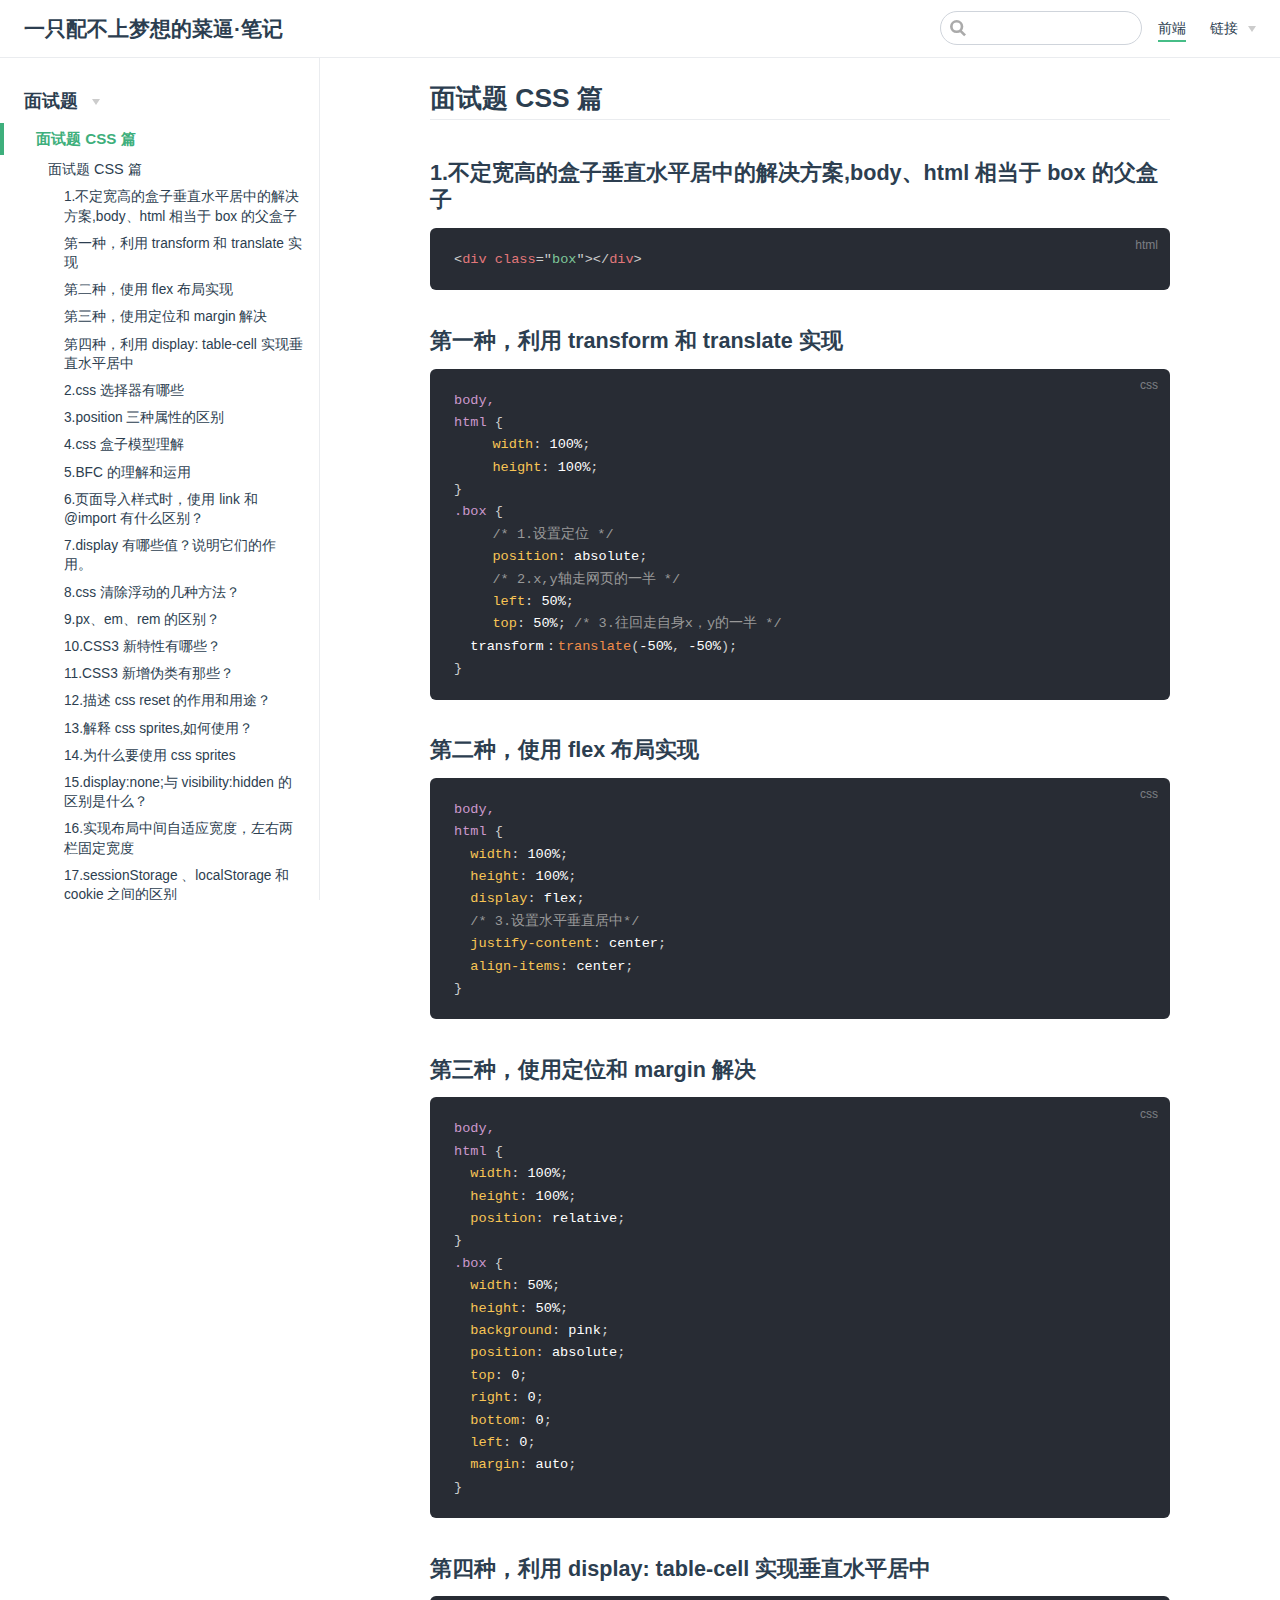
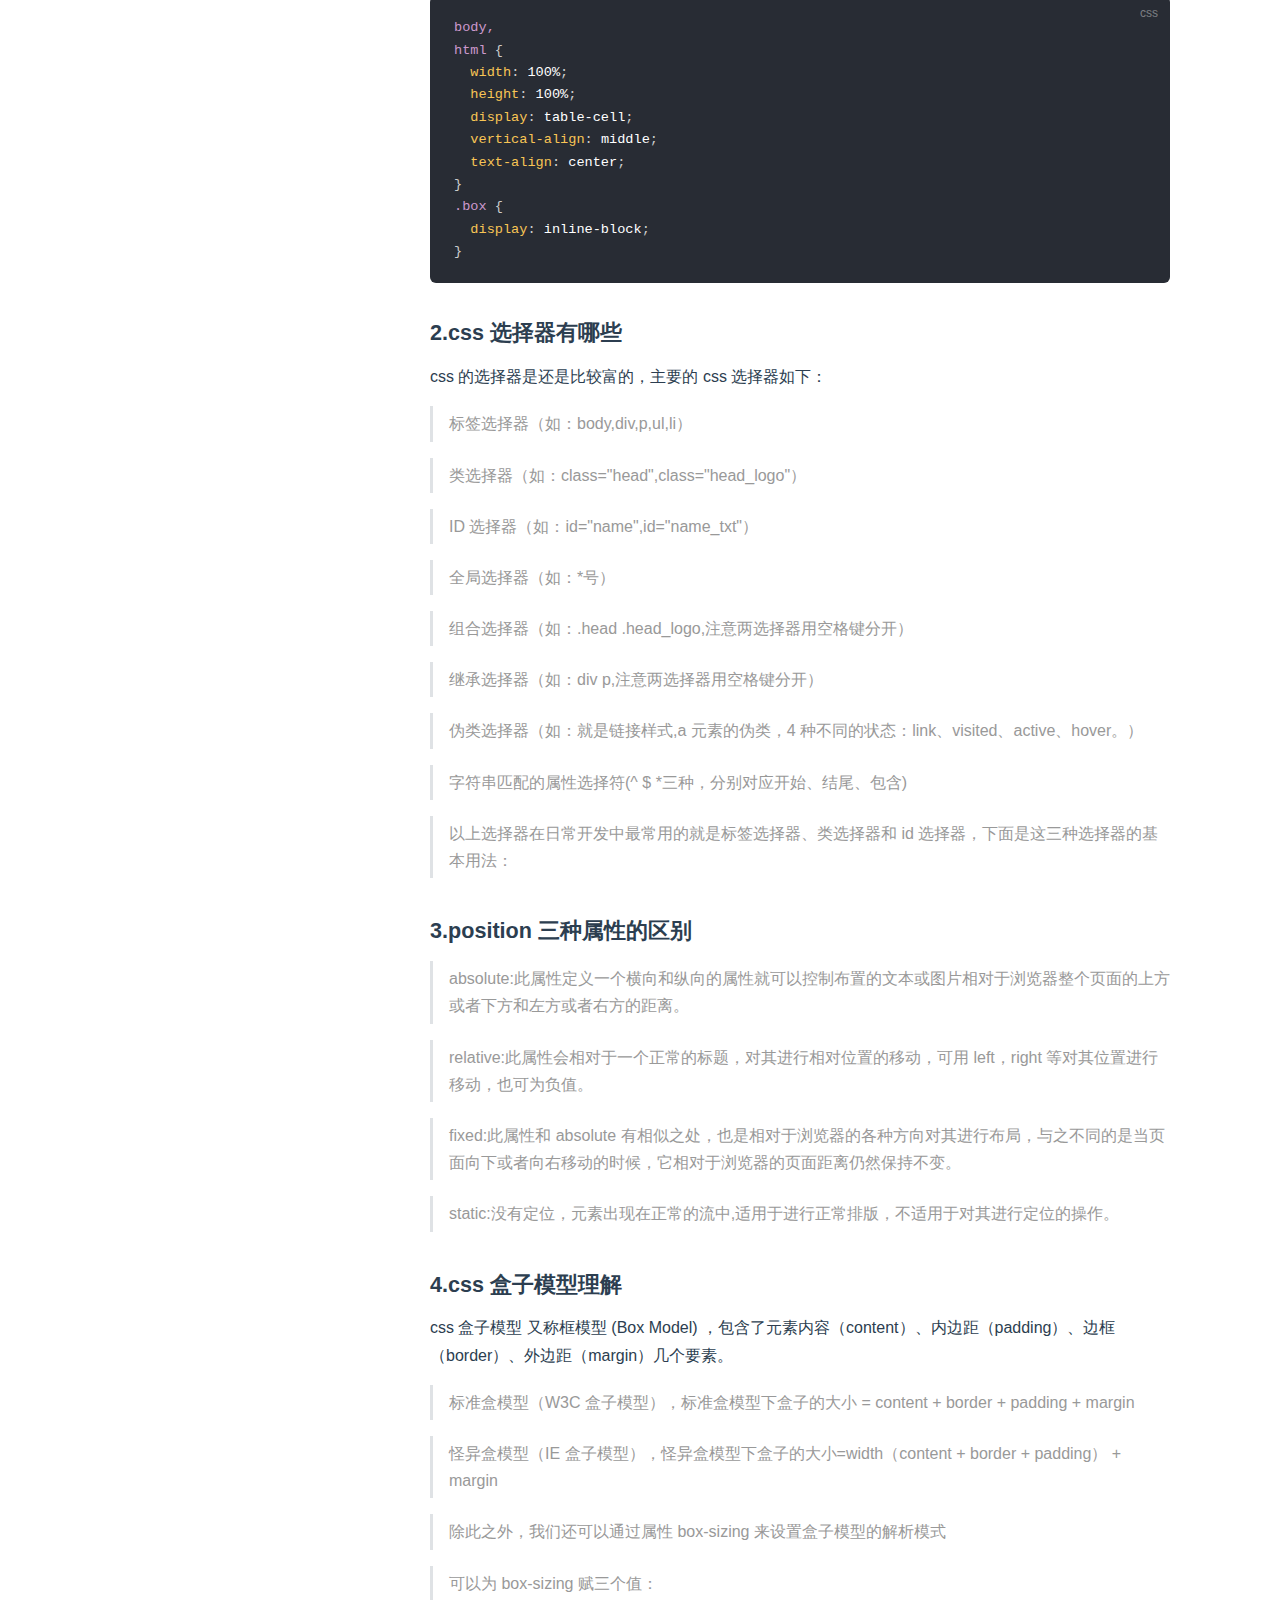
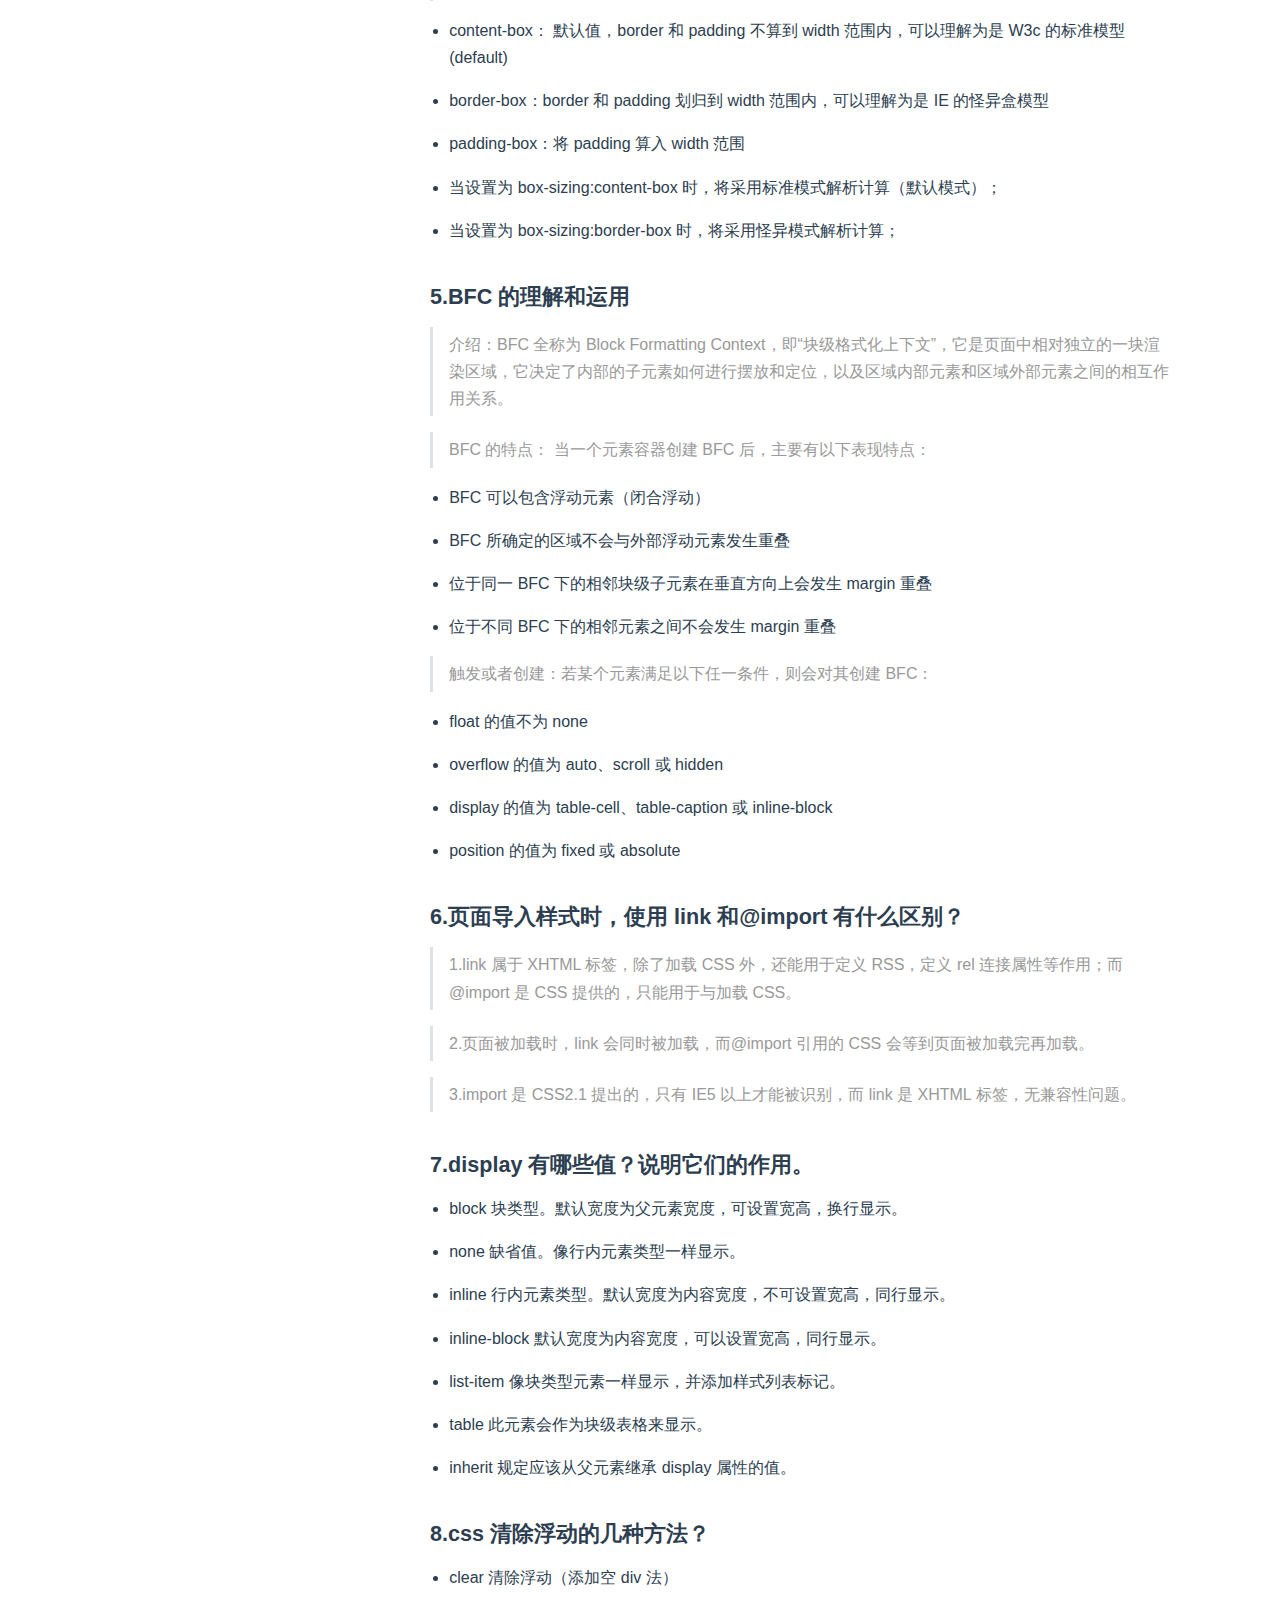
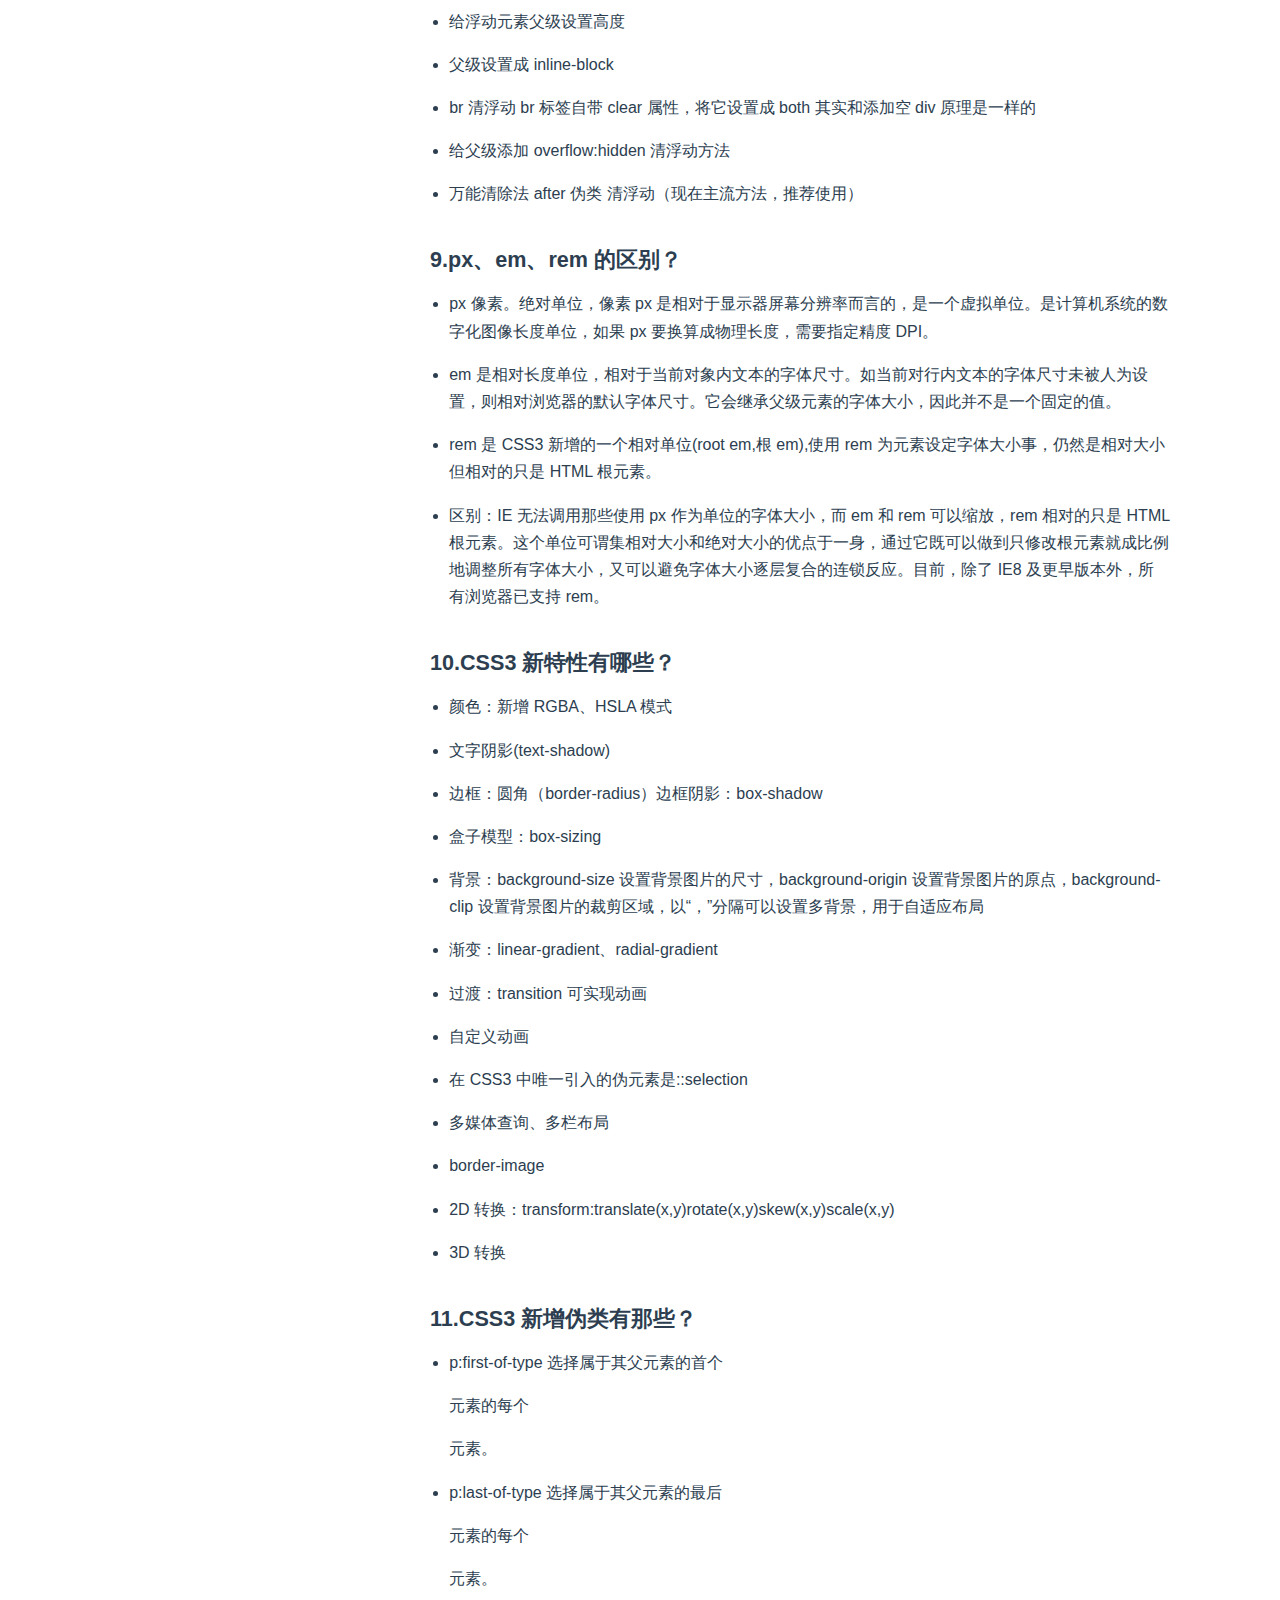
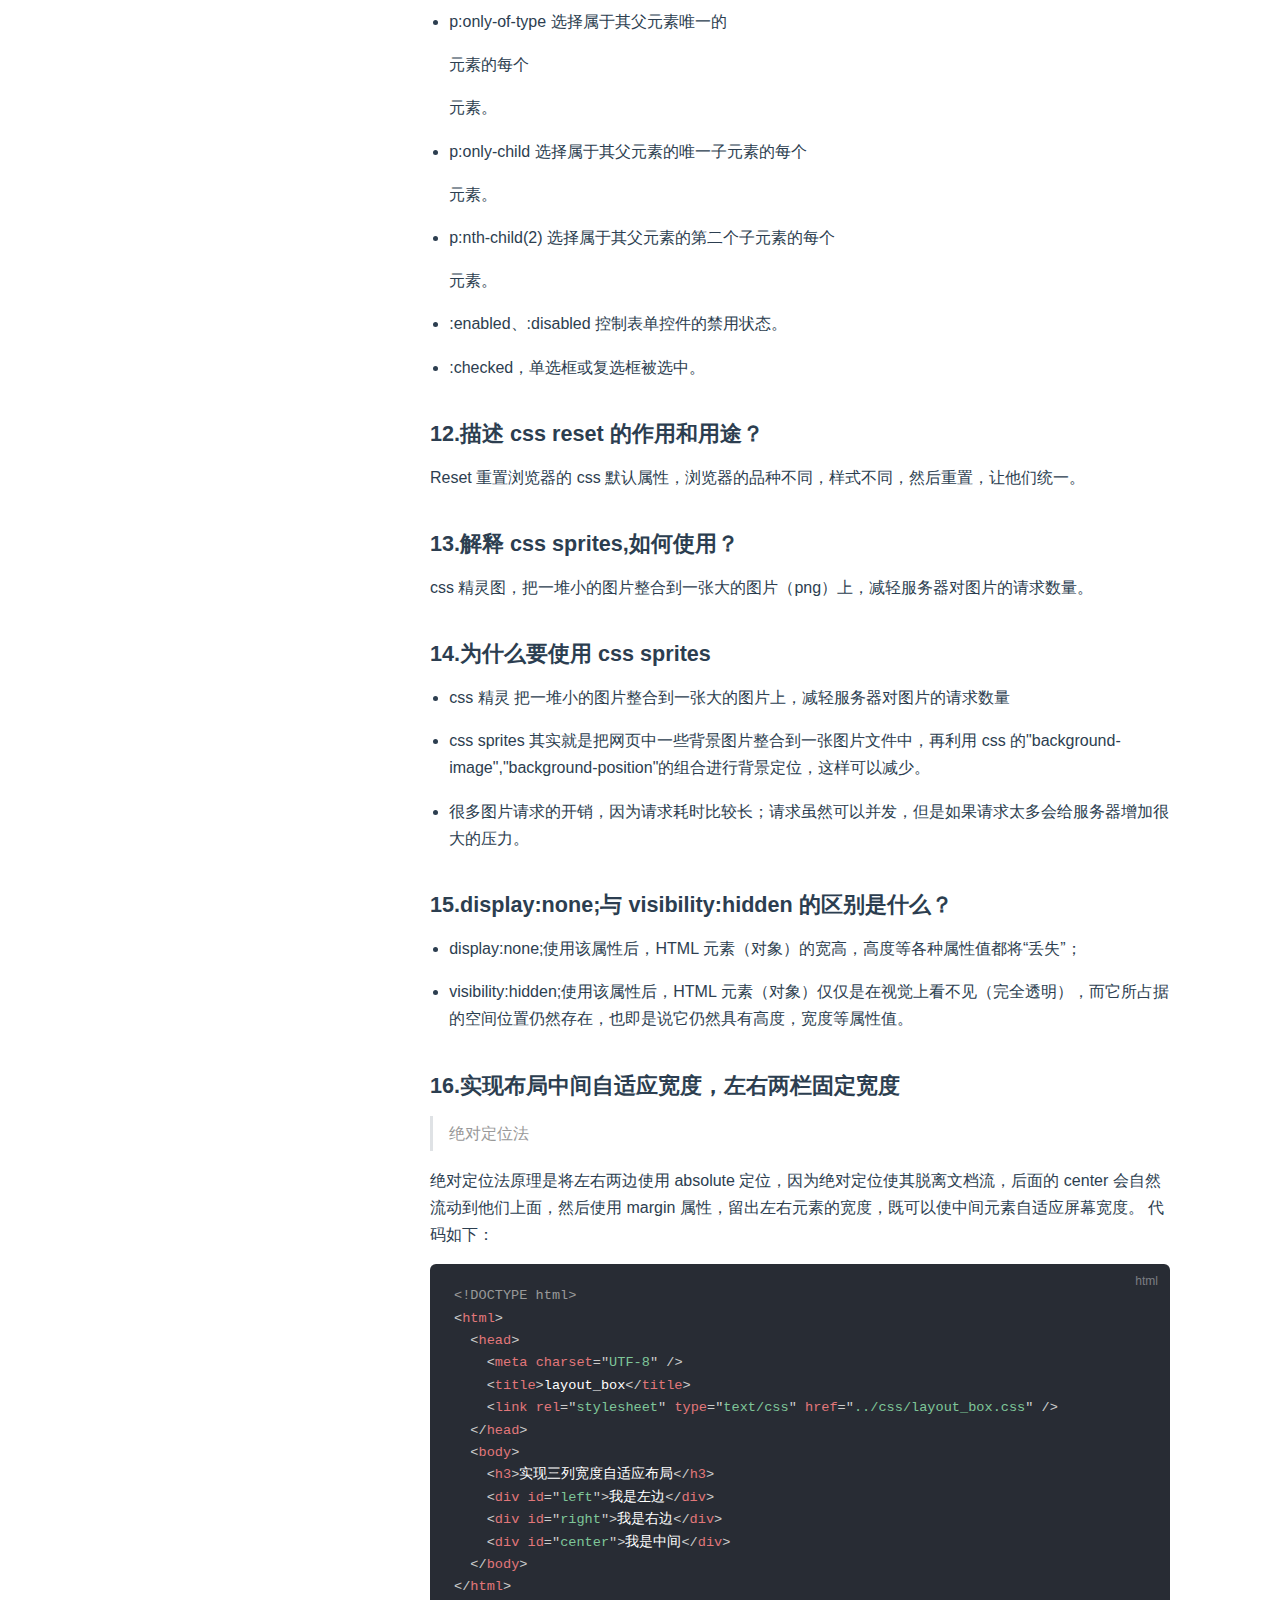
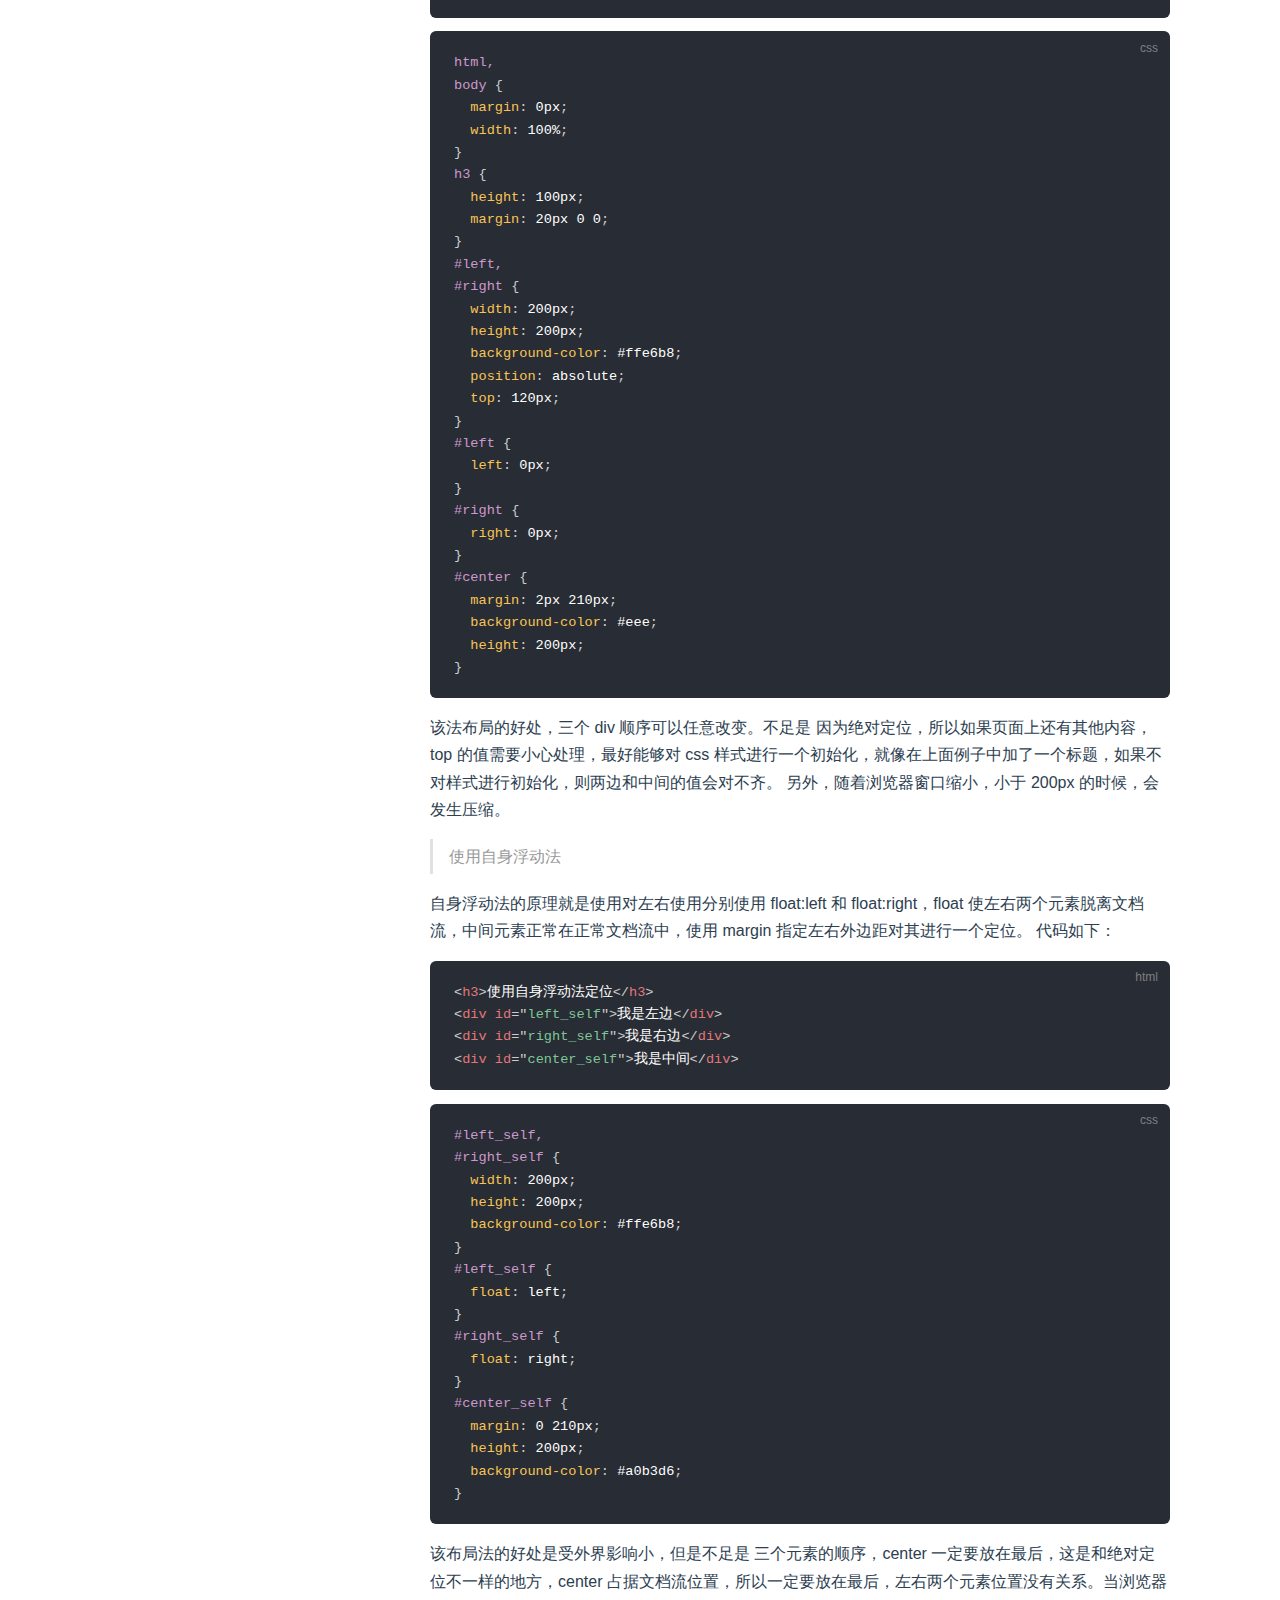
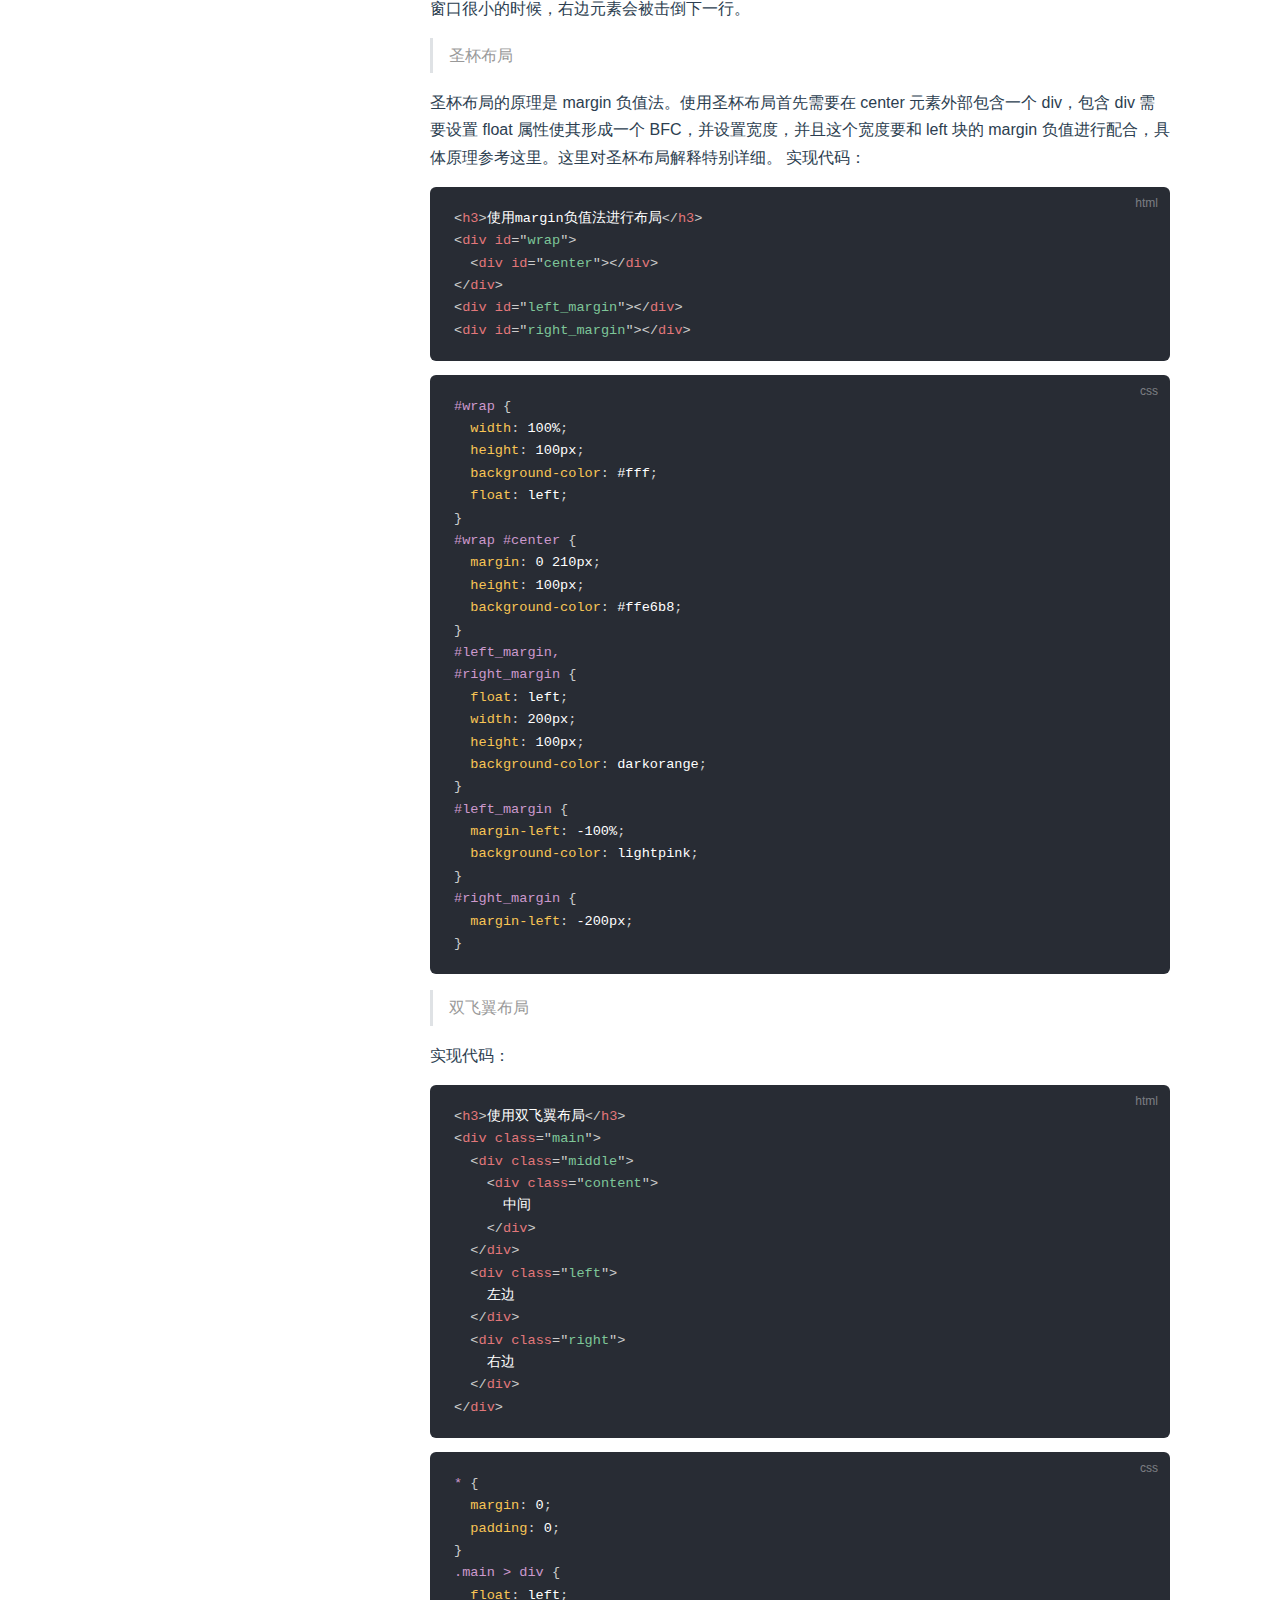
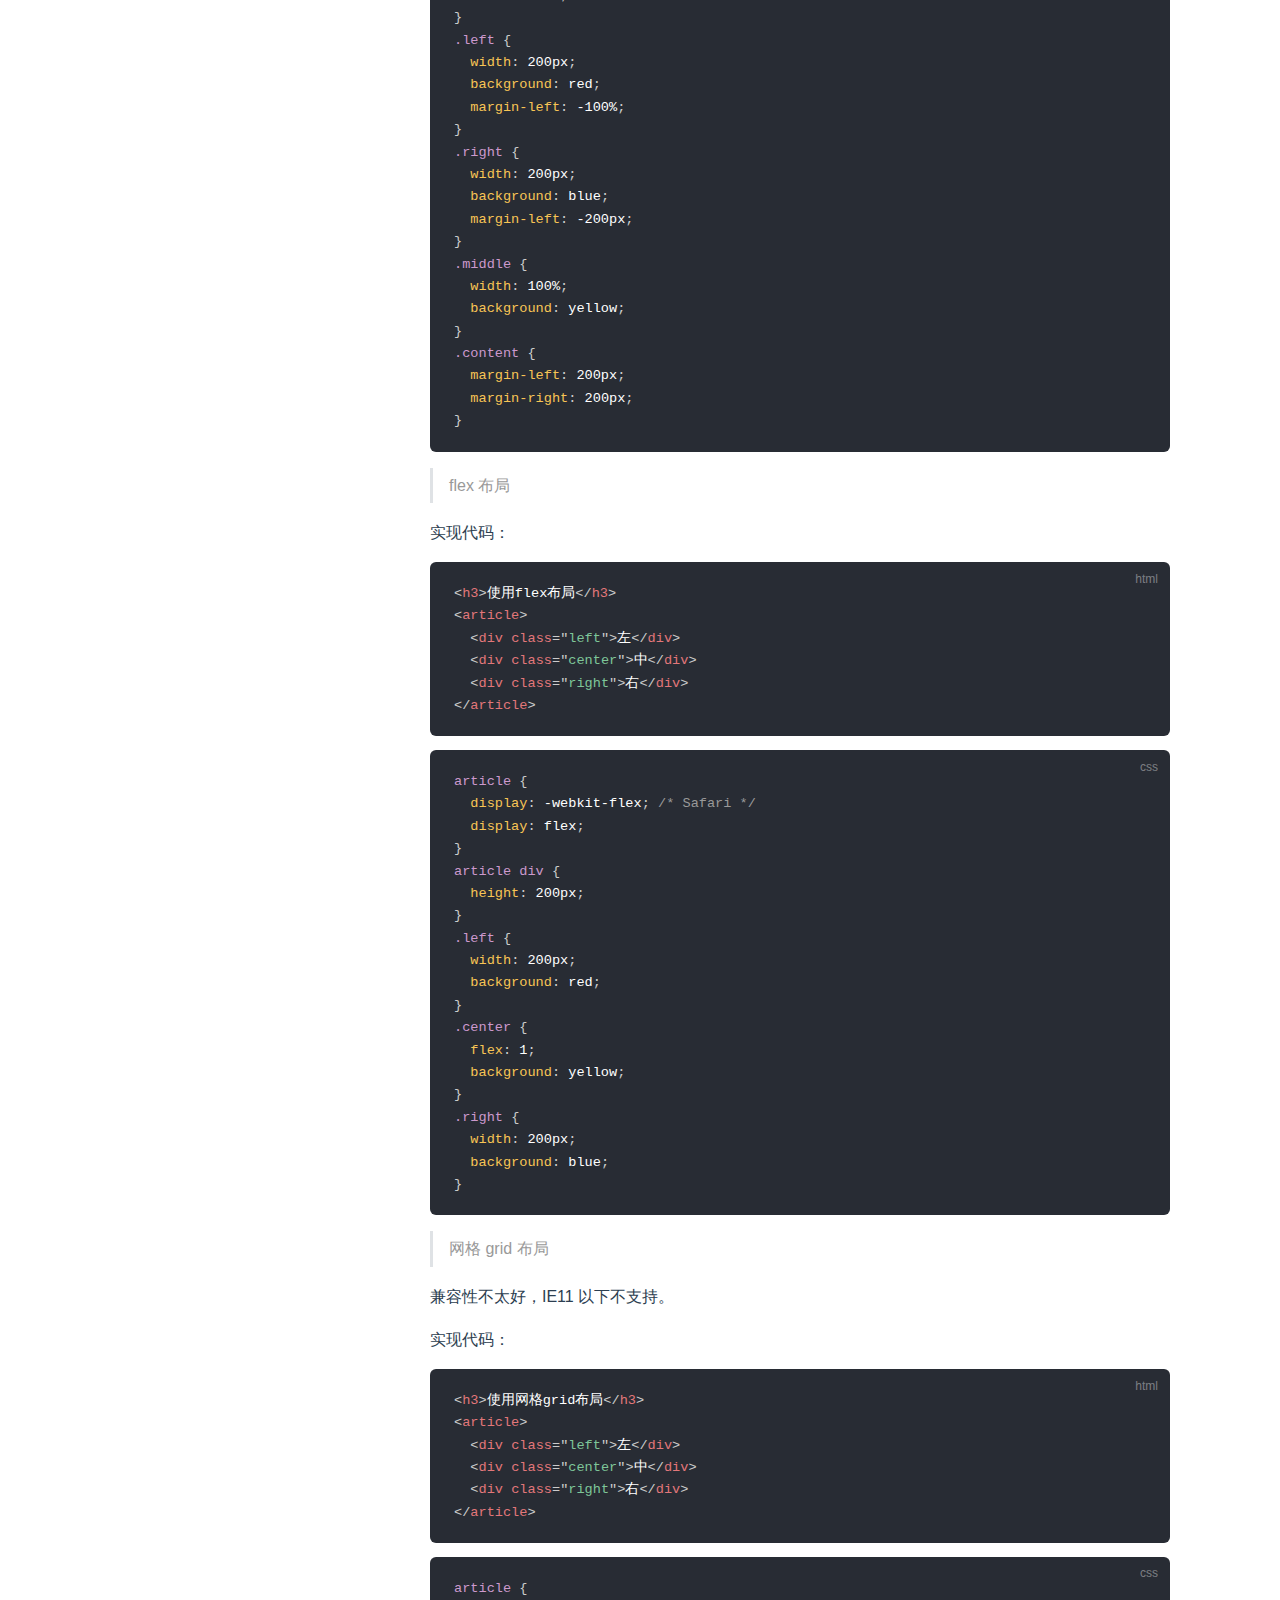
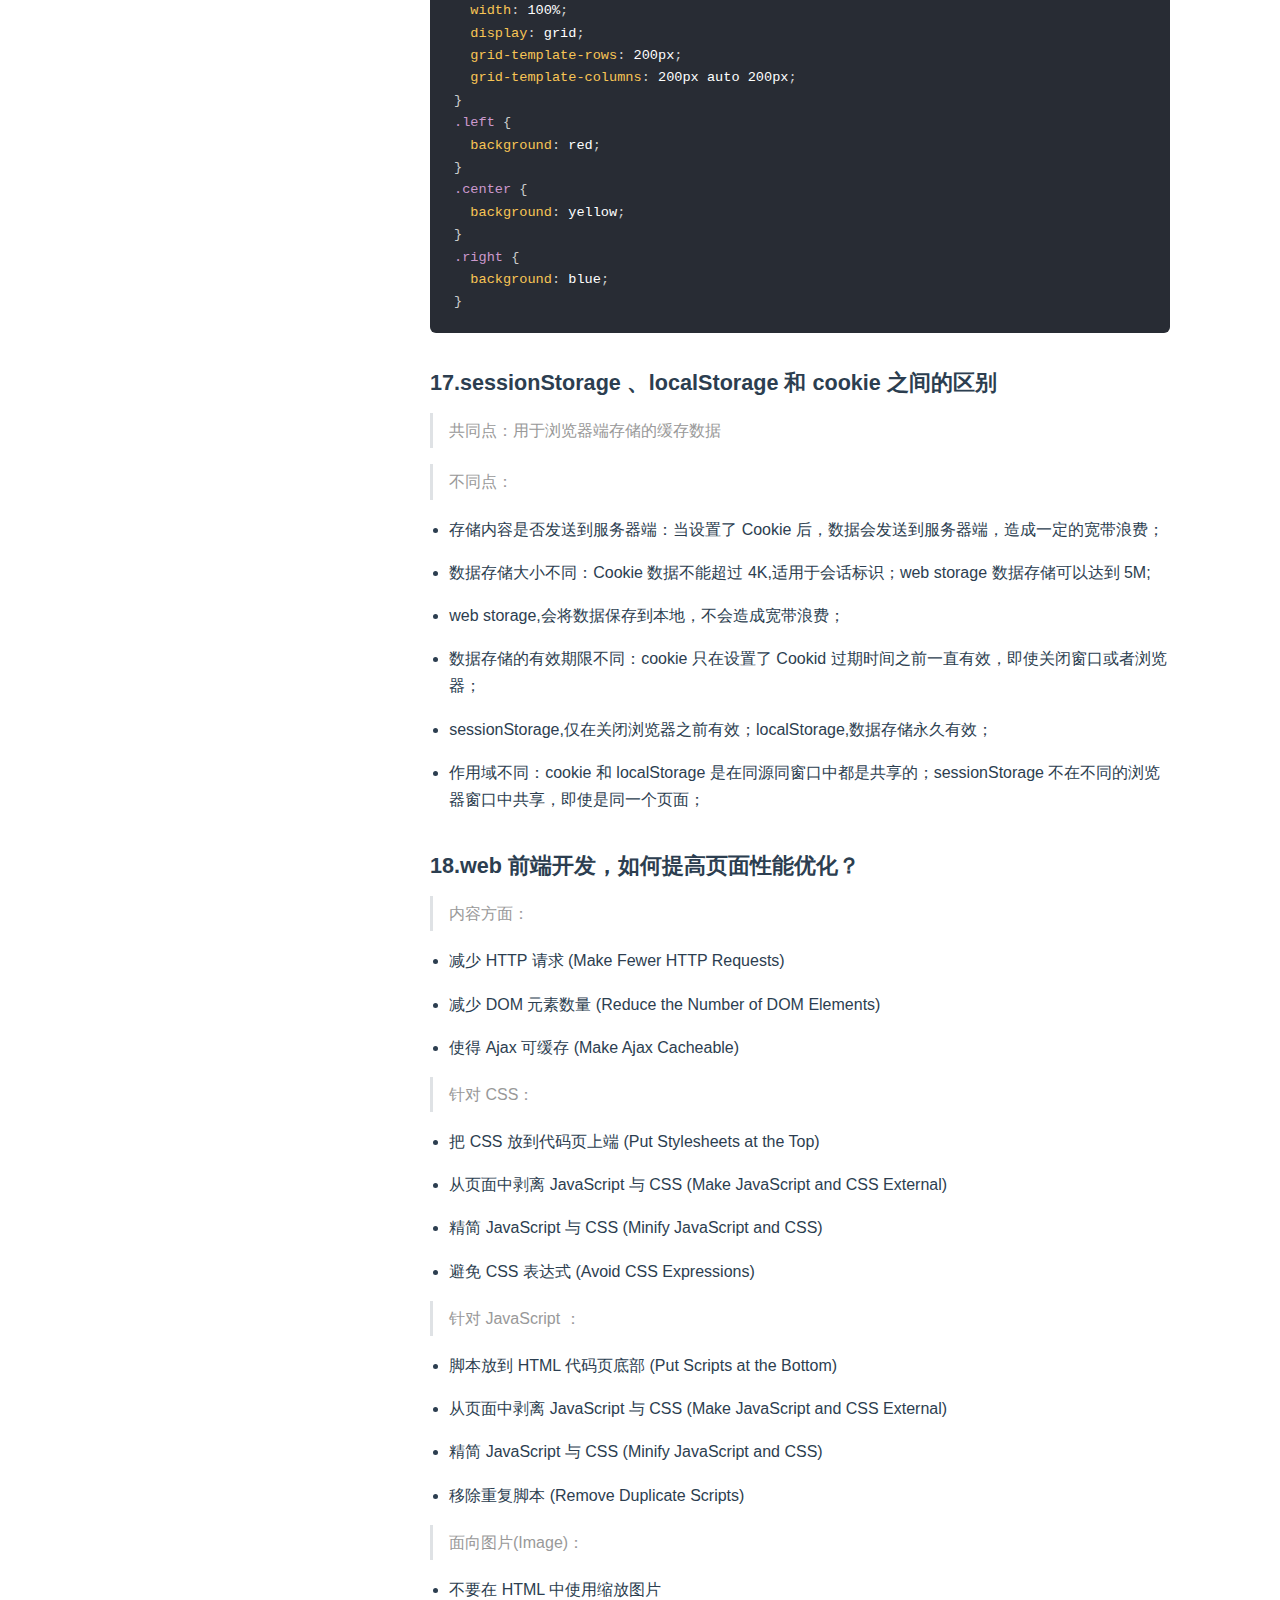
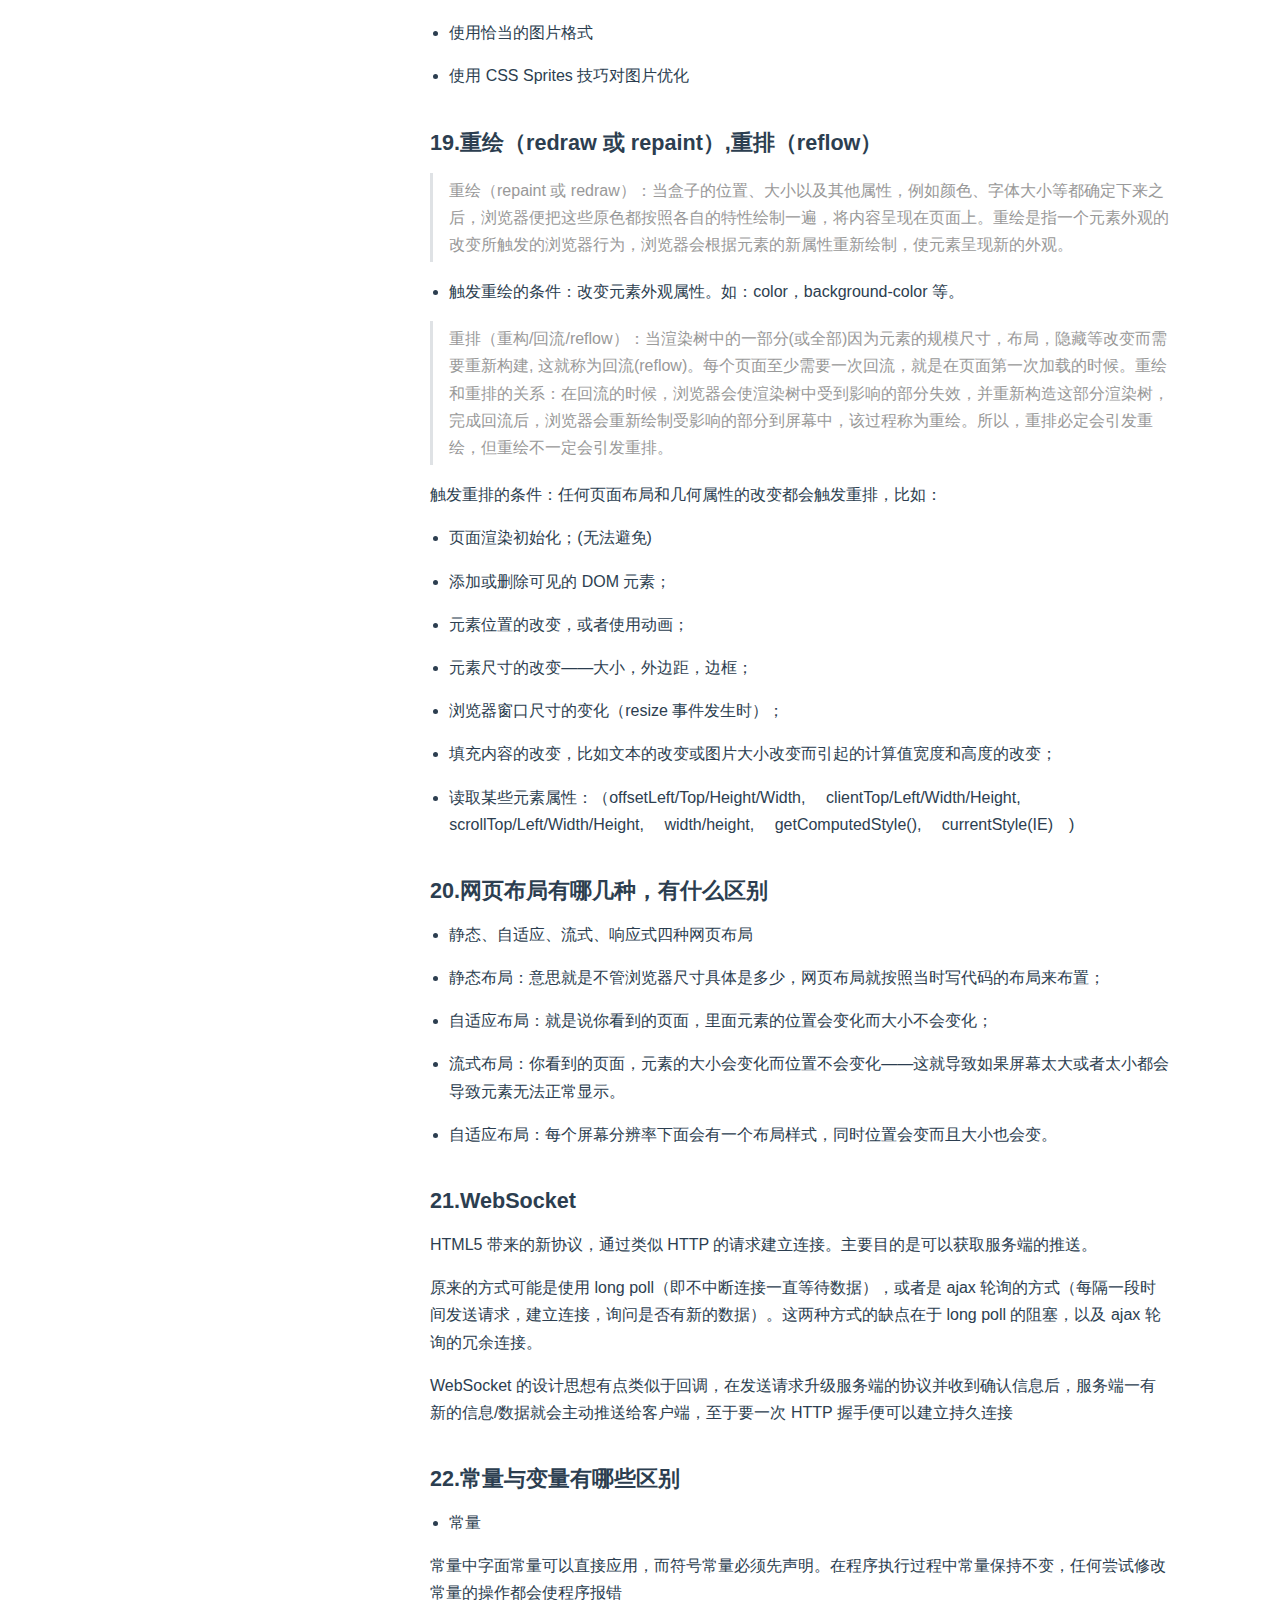
<file: frontEnd/css.html>
<!DOCTYPE html>
<html lang="en-US">
  <head>
    <meta charset="utf-8">
    <meta name="viewport" content="width=device-width,initial-scale=1">
    <title>面试题 CSS 篇 | 一只配不上梦想的菜逼·笔记</title>
    <meta name="description" content="人总要有梦想的，玩意实现了呢">
    <meta name="generator" content="VuePress 1.4.0">
    <link rel="icon" href="/img/logo.jpg">
    
    <link rel="preload" href="/assets/css/0.styles.e596f7bf.css" as="style"><link rel="preload" href="/assets/js/app.efa79451.js" as="script"><link rel="preload" href="/assets/js/2.7c90ab4b.js" as="script"><link rel="preload" href="/assets/js/10.2219f694.js" as="script"><link rel="prefetch" href="/assets/js/11.a12106ec.js"><link rel="prefetch" href="/assets/js/12.b31f09f5.js"><link rel="prefetch" href="/assets/js/13.5e69303e.js"><link rel="prefetch" href="/assets/js/14.cce45f6f.js"><link rel="prefetch" href="/assets/js/15.3ff80b8d.js"><link rel="prefetch" href="/assets/js/3.35fb2278.js"><link rel="prefetch" href="/assets/js/4.8bfa74c1.js"><link rel="prefetch" href="/assets/js/5.a765cbfb.js"><link rel="prefetch" href="/assets/js/6.53d2bbe6.js"><link rel="prefetch" href="/assets/js/7.6955f085.js"><link rel="prefetch" href="/assets/js/8.da83517d.js"><link rel="prefetch" href="/assets/js/9.51838be2.js">
    <link rel="stylesheet" href="/assets/css/0.styles.e596f7bf.css">
  </head>
  <body>
    <div id="app" data-server-rendered="true"><div class="theme-container"><header class="navbar"><div class="sidebar-button"><svg xmlns="http://www.w3.org/2000/svg" aria-hidden="true" role="img" viewBox="0 0 448 512" class="icon"><path fill="currentColor" d="M436 124H12c-6.627 0-12-5.373-12-12V80c0-6.627 5.373-12 12-12h424c6.627 0 12 5.373 12 12v32c0 6.627-5.373 12-12 12zm0 160H12c-6.627 0-12-5.373-12-12v-32c0-6.627 5.373-12 12-12h424c6.627 0 12 5.373 12 12v32c0 6.627-5.373 12-12 12zm0 160H12c-6.627 0-12-5.373-12-12v-32c0-6.627 5.373-12 12-12h424c6.627 0 12 5.373 12 12v32c0 6.627-5.373 12-12 12z"></path></svg></div> <a href="/" class="home-link router-link-active"><!----> <span class="site-name">一只配不上梦想的菜逼·笔记</span></a> <div class="links"><div class="search-box"><input aria-label="Search" autocomplete="off" spellcheck="false" value=""> <!----></div> <nav class="nav-links can-hide"><div class="nav-item"><a href="/frontEnd/css.html" class="nav-link router-link-exact-active router-link-active">
  前端
</a></div><div class="nav-item"><div class="dropdown-wrapper"><button type="button" aria-label="链接" class="dropdown-title"><span class="title">链接</span> <span class="arrow right"></span></button> <ul class="nav-dropdown" style="display:none;"><li class="dropdown-item"><!----> <a href="https://github.com/Yj1314Mayan" target="_blank" rel="noopener noreferrer" class="nav-link external">
  github
  <svg xmlns="http://www.w3.org/2000/svg" aria-hidden="true" x="0px" y="0px" viewBox="0 0 100 100" width="15" height="15" class="icon outbound"><path fill="currentColor" d="M18.8,85.1h56l0,0c2.2,0,4-1.8,4-4v-32h-8v28h-48v-48h28v-8h-32l0,0c-2.2,0-4,1.8-4,4v56C14.8,83.3,16.6,85.1,18.8,85.1z"></path> <polygon fill="currentColor" points="45.7,48.7 51.3,54.3 77.2,28.5 77.2,37.2 85.2,37.2 85.2,14.9 62.8,14.9 62.8,22.9 71.5,22.9"></polygon></svg></a></li></ul></div></div> <!----></nav></div></header> <div class="sidebar-mask"></div> <aside class="sidebar"><nav class="nav-links"><div class="nav-item"><a href="/frontEnd/css.html" class="nav-link router-link-exact-active router-link-active">
  前端
</a></div><div class="nav-item"><div class="dropdown-wrapper"><button type="button" aria-label="链接" class="dropdown-title"><span class="title">链接</span> <span class="arrow right"></span></button> <ul class="nav-dropdown" style="display:none;"><li class="dropdown-item"><!----> <a href="https://github.com/Yj1314Mayan" target="_blank" rel="noopener noreferrer" class="nav-link external">
  github
  <svg xmlns="http://www.w3.org/2000/svg" aria-hidden="true" x="0px" y="0px" viewBox="0 0 100 100" width="15" height="15" class="icon outbound"><path fill="currentColor" d="M18.8,85.1h56l0,0c2.2,0,4-1.8,4-4v-32h-8v28h-48v-48h28v-8h-32l0,0c-2.2,0-4,1.8-4,4v56C14.8,83.3,16.6,85.1,18.8,85.1z"></path> <polygon fill="currentColor" points="45.7,48.7 51.3,54.3 77.2,28.5 77.2,37.2 85.2,37.2 85.2,14.9 62.8,14.9 62.8,22.9 71.5,22.9"></polygon></svg></a></li></ul></div></div> <!----></nav>  <ul class="sidebar-links"><li><section class="sidebar-group collapsable depth-0"><p class="sidebar-heading open"><span>面试题</span> <span class="arrow down"></span></p> <ul class="sidebar-links sidebar-group-items"><li><a href="/frontEnd/css.html" class="active sidebar-link">面试题 CSS 篇</a><ul class="sidebar-sub-headers"><li class="sidebar-sub-header"><a href="/frontEnd/css.html#面试题-css-篇" class="sidebar-link">面试题 CSS 篇</a><ul class="sidebar-sub-headers"><li class="sidebar-sub-header"><a href="/frontEnd/css.html#_1-不定宽高的盒子垂直水平居中的解决方案-body、html-相当于-box-的父盒子" class="sidebar-link">1.不定宽高的盒子垂直水平居中的解决方案,body、html 相当于 box 的父盒子</a></li><li class="sidebar-sub-header"><a href="/frontEnd/css.html#第一种，利用-transform-和-translate-实现" class="sidebar-link">第一种，利用 transform 和 translate 实现</a></li><li class="sidebar-sub-header"><a href="/frontEnd/css.html#第二种，使用-flex-布局实现" class="sidebar-link">第二种，使用 flex 布局实现</a></li><li class="sidebar-sub-header"><a href="/frontEnd/css.html#第三种，使用定位和-margin-解决" class="sidebar-link">第三种，使用定位和 margin 解决</a></li><li class="sidebar-sub-header"><a href="/frontEnd/css.html#第四种，利用-display-table-cell-实现垂直水平居中" class="sidebar-link">第四种，利用 display: table-cell 实现垂直水平居中</a></li><li class="sidebar-sub-header"><a href="/frontEnd/css.html#_2-css-选择器有哪些" class="sidebar-link">2.css 选择器有哪些</a></li><li class="sidebar-sub-header"><a href="/frontEnd/css.html#_3-position-三种属性的区别" class="sidebar-link">3.position 三种属性的区别</a></li><li class="sidebar-sub-header"><a href="/frontEnd/css.html#_4-css-盒子模型理解" class="sidebar-link">4.css 盒子模型理解</a></li><li class="sidebar-sub-header"><a href="/frontEnd/css.html#_5-bfc-的理解和运用" class="sidebar-link">5.BFC 的理解和运用</a></li><li class="sidebar-sub-header"><a href="/frontEnd/css.html#_6-页面导入样式时，使用-link-和-import-有什么区别？" class="sidebar-link">6.页面导入样式时，使用 link 和@import 有什么区别？</a></li><li class="sidebar-sub-header"><a href="/frontEnd/css.html#_7-display-有哪些值？说明它们的作用。" class="sidebar-link">7.display 有哪些值？说明它们的作用。</a></li><li class="sidebar-sub-header"><a href="/frontEnd/css.html#_8-css-清除浮动的几种方法？" class="sidebar-link">8.css 清除浮动的几种方法？</a></li><li class="sidebar-sub-header"><a href="/frontEnd/css.html#_9-px、em、rem-的区别？" class="sidebar-link">9.px、em、rem 的区别？</a></li><li class="sidebar-sub-header"><a href="/frontEnd/css.html#_10-css3-新特性有哪些？" class="sidebar-link">10.CSS3 新特性有哪些？</a></li><li class="sidebar-sub-header"><a href="/frontEnd/css.html#_11-css3-新增伪类有那些？" class="sidebar-link">11.CSS3 新增伪类有那些？</a></li><li class="sidebar-sub-header"><a href="/frontEnd/css.html#_12-描述-css-reset-的作用和用途？" class="sidebar-link">12.描述 css reset 的作用和用途？</a></li><li class="sidebar-sub-header"><a href="/frontEnd/css.html#_13-解释-css-sprites-如何使用？" class="sidebar-link">13.解释 css sprites,如何使用？</a></li><li class="sidebar-sub-header"><a href="/frontEnd/css.html#_14-为什么要使用-css-sprites" class="sidebar-link">14.为什么要使用 css sprites</a></li><li class="sidebar-sub-header"><a href="/frontEnd/css.html#_15-display-none-与-visibility-hidden-的区别是什么？" class="sidebar-link">15.display:none;与 visibility:hidden 的区别是什么？</a></li><li class="sidebar-sub-header"><a href="/frontEnd/css.html#_16-实现布局中间自适应宽度，左右两栏固定宽度" class="sidebar-link">16.实现布局中间自适应宽度，左右两栏固定宽度</a></li><li class="sidebar-sub-header"><a href="/frontEnd/css.html#_17-sessionstorage-、localstorage-和-cookie-之间的区别" class="sidebar-link">17.sessionStorage 、localStorage 和 cookie 之间的区别</a></li><li class="sidebar-sub-header"><a href="/frontEnd/css.html#_18-web-前端开发，如何提高页面性能优化？" class="sidebar-link">18.web 前端开发，如何提高页面性能优化？</a></li><li class="sidebar-sub-header"><a href="/frontEnd/css.html#_19-重绘（redraw-或-repaint）-重排（reflow）" class="sidebar-link">19.重绘（redraw 或 repaint）,重排（reflow）</a></li><li class="sidebar-sub-header"><a href="/frontEnd/css.html#_20-网页布局有哪几种，有什么区别" class="sidebar-link">20.网页布局有哪几种，有什么区别</a></li><li class="sidebar-sub-header"><a href="/frontEnd/css.html#_21-websocket" class="sidebar-link">21.WebSocket</a></li><li class="sidebar-sub-header"><a href="/frontEnd/css.html#_22-常量与变量有哪些区别" class="sidebar-link">22.常量与变量有哪些区别</a></li></ul></li></ul></li><li><a href="/frontEnd/js.html" class="sidebar-link">面试题 js</a></li><li><a href="/frontEnd/es6.html" class="sidebar-link">ES6 面试题</a></li><li><a href="/frontEnd/vue.html" class="sidebar-link">VUE 面试题</a></li></ul></section></li><li><section class="sidebar-group collapsable depth-0"><p class="sidebar-heading"><span>vue项目配置</span> <span class="arrow right"></span></p> <!----></section></li></ul> </aside> <main class="page"> <div class="theme-default-content content__default"><h2 id="面试题-css-篇"><a href="#面试题-css-篇" class="header-anchor">#</a> 面试题 CSS 篇</h2> <h3 id="_1-不定宽高的盒子垂直水平居中的解决方案-body、html-相当于-box-的父盒子"><a href="#_1-不定宽高的盒子垂直水平居中的解决方案-body、html-相当于-box-的父盒子" class="header-anchor">#</a> 1.不定宽高的盒子垂直水平居中的解决方案,body、html 相当于 box 的父盒子</h3> <div class="language-html extra-class"><pre class="language-html"><code><span class="token tag"><span class="token tag"><span class="token punctuation">&lt;</span>div</span> <span class="token attr-name">class</span><span class="token attr-value"><span class="token punctuation">=</span><span class="token punctuation">&quot;</span>box<span class="token punctuation">&quot;</span></span><span class="token punctuation">&gt;</span></span><span class="token tag"><span class="token tag"><span class="token punctuation">&lt;/</span>div</span><span class="token punctuation">&gt;</span></span>
</code></pre></div><h3 id="第一种，利用-transform-和-translate-实现"><a href="#第一种，利用-transform-和-translate-实现" class="header-anchor">#</a> 第一种，利用 transform 和 translate 实现</h3> <div class="language-css extra-class"><pre class="language-css"><code><span class="token selector">body,
html</span> <span class="token punctuation">{</span>
	<span class="token property">width</span><span class="token punctuation">:</span> 100%<span class="token punctuation">;</span>
	<span class="token property">height</span><span class="token punctuation">:</span> 100%<span class="token punctuation">;</span>
<span class="token punctuation">}</span>
<span class="token selector">.box</span> <span class="token punctuation">{</span>
	<span class="token comment">/* 1.设置定位 */</span>
	<span class="token property">position</span><span class="token punctuation">:</span> absolute<span class="token punctuation">;</span>
	<span class="token comment">/* 2.x,y轴走网页的一半 */</span>
	<span class="token property">left</span><span class="token punctuation">:</span> 50%<span class="token punctuation">;</span>
	<span class="token property">top</span><span class="token punctuation">:</span> 50%<span class="token punctuation">;</span> <span class="token comment">/* 3.往回走自身x，y的一半 */</span>
  transform：<span class="token function">translate</span><span class="token punctuation">(</span>-50%<span class="token punctuation">,</span> -50%<span class="token punctuation">)</span><span class="token punctuation">;</span>
<span class="token punctuation">}</span>
</code></pre></div><h3 id="第二种，使用-flex-布局实现"><a href="#第二种，使用-flex-布局实现" class="header-anchor">#</a> 第二种，使用 flex 布局实现</h3> <div class="language-css extra-class"><pre class="language-css"><code><span class="token selector">body,
html</span> <span class="token punctuation">{</span>
  <span class="token property">width</span><span class="token punctuation">:</span> 100%<span class="token punctuation">;</span>
  <span class="token property">height</span><span class="token punctuation">:</span> 100%<span class="token punctuation">;</span>
  <span class="token property">display</span><span class="token punctuation">:</span> flex<span class="token punctuation">;</span>
  <span class="token comment">/* 3.设置水平垂直居中*/</span>
  <span class="token property">justify-content</span><span class="token punctuation">:</span> center<span class="token punctuation">;</span>
  <span class="token property">align-items</span><span class="token punctuation">:</span> center<span class="token punctuation">;</span>
<span class="token punctuation">}</span>
</code></pre></div><h3 id="第三种，使用定位和-margin-解决"><a href="#第三种，使用定位和-margin-解决" class="header-anchor">#</a> 第三种，使用定位和 margin 解决</h3> <div class="language-css extra-class"><pre class="language-css"><code><span class="token selector">body,
html</span> <span class="token punctuation">{</span>
  <span class="token property">width</span><span class="token punctuation">:</span> 100%<span class="token punctuation">;</span>
  <span class="token property">height</span><span class="token punctuation">:</span> 100%<span class="token punctuation">;</span>
  <span class="token property">position</span><span class="token punctuation">:</span> relative<span class="token punctuation">;</span>
<span class="token punctuation">}</span>
<span class="token selector">.box</span> <span class="token punctuation">{</span>
  <span class="token property">width</span><span class="token punctuation">:</span> 50%<span class="token punctuation">;</span>
  <span class="token property">height</span><span class="token punctuation">:</span> 50%<span class="token punctuation">;</span>
  <span class="token property">background</span><span class="token punctuation">:</span> pink<span class="token punctuation">;</span>
  <span class="token property">position</span><span class="token punctuation">:</span> absolute<span class="token punctuation">;</span>
  <span class="token property">top</span><span class="token punctuation">:</span> 0<span class="token punctuation">;</span>
  <span class="token property">right</span><span class="token punctuation">:</span> 0<span class="token punctuation">;</span>
  <span class="token property">bottom</span><span class="token punctuation">:</span> 0<span class="token punctuation">;</span>
  <span class="token property">left</span><span class="token punctuation">:</span> 0<span class="token punctuation">;</span>
  <span class="token property">margin</span><span class="token punctuation">:</span> auto<span class="token punctuation">;</span>
<span class="token punctuation">}</span>
</code></pre></div><h3 id="第四种，利用-display-table-cell-实现垂直水平居中"><a href="#第四种，利用-display-table-cell-实现垂直水平居中" class="header-anchor">#</a> 第四种，利用 display: table-cell 实现垂直水平居中</h3> <div class="language-css extra-class"><pre class="language-css"><code><span class="token selector">body,
html</span> <span class="token punctuation">{</span>
  <span class="token property">width</span><span class="token punctuation">:</span> 100%<span class="token punctuation">;</span>
  <span class="token property">height</span><span class="token punctuation">:</span> 100%<span class="token punctuation">;</span>
  <span class="token property">display</span><span class="token punctuation">:</span> table-cell<span class="token punctuation">;</span>
  <span class="token property">vertical-align</span><span class="token punctuation">:</span> middle<span class="token punctuation">;</span>
  <span class="token property">text-align</span><span class="token punctuation">:</span> center<span class="token punctuation">;</span>
<span class="token punctuation">}</span>
<span class="token selector">.box</span> <span class="token punctuation">{</span>
  <span class="token property">display</span><span class="token punctuation">:</span> inline-block<span class="token punctuation">;</span>
<span class="token punctuation">}</span>
</code></pre></div><h3 id="_2-css-选择器有哪些"><a href="#_2-css-选择器有哪些" class="header-anchor">#</a> 2.css 选择器有哪些</h3> <p>css 的选择器是还是比较富的，主要的 css 选择器如下：</p> <blockquote><p>标签选择器（如：body,div,p,ul,li）</p></blockquote> <blockquote><p>类选择器（如：class=&quot;head&quot;,class=&quot;head_logo&quot;）</p></blockquote> <blockquote><p>ID 选择器（如：id=&quot;name&quot;,id=&quot;name_txt&quot;）</p></blockquote> <blockquote><p>全局选择器（如：*号）</p></blockquote> <blockquote><p>组合选择器（如：.head .head_logo,注意两选择器用空格键分开）</p></blockquote> <blockquote><p>继承选择器（如：div p,注意两选择器用空格键分开）</p></blockquote> <blockquote><p>伪类选择器（如：就是链接样式,a 元素的伪类，4 种不同的状态：link、visited、active、hover。）</p></blockquote> <blockquote><p>字符串匹配的属性选择符(^ $ *三种，分别对应开始、结尾、包含)</p></blockquote> <blockquote><p>以上选择器在日常开发中最常用的就是标签选择器、类选择器和 id 选择器，下面是这三种选择器的基本用法：</p></blockquote> <h3 id="_3-position-三种属性的区别"><a href="#_3-position-三种属性的区别" class="header-anchor">#</a> 3.position 三种属性的区别</h3> <blockquote><p>absolute:此属性定义一个横向和纵向的属性就可以控制布置的文本或图片相对于浏览器整个页面的上方或者下方和左方或者右方的距离。</p></blockquote> <blockquote><p>relative:此属性会相对于一个正常的标题，对其进行相对位置的移动，可用 left，right 等对其位置进行移动，也可为负值。</p></blockquote> <blockquote><p>fixed:此属性和 absolute 有相似之处，也是相对于浏览器的各种方向对其进行布局，与之不同的是当页面向下或者向右移动的时候，它相对于浏览器的页面距离仍然保持不变。</p></blockquote> <blockquote><p>static:没有定位，元素出现在正常的流中,适用于进行正常排版，不适用于对其进行定位的操作。</p></blockquote> <h3 id="_4-css-盒子模型理解"><a href="#_4-css-盒子模型理解" class="header-anchor">#</a> 4.css 盒子模型理解</h3> <p>css 盒子模型 又称框模型 (Box Model) ，包含了元素内容（content）、内边距（padding）、边框（border）、外边距（margin）几个要素。</p> <blockquote><p>标准盒模型（W3C 盒子模型），标准盒模型下盒子的大小 = content + border + padding + margin</p></blockquote> <blockquote><p>怪异盒模型（IE 盒子模型），怪异盒模型下盒子的大小=width（content + border + padding） + margin</p></blockquote> <blockquote><p>除此之外，我们还可以通过属性 box-sizing 来设置盒子模型的解析模式</p></blockquote> <blockquote><p>可以为 box-sizing 赋三个值：</p></blockquote> <ul><li><p>content-box： 默认值，border 和 padding 不算到 width 范围内，可以理解为是 W3c 的标准模型(default)</p></li> <li><p>border-box：border 和 padding 划归到 width 范围内，可以理解为是 IE 的怪异盒模型</p></li> <li><p>padding-box：将 padding 算入 width 范围</p></li> <li><p>当设置为 box-sizing:content-box 时，将采用标准模式解析计算（默认模式）；</p></li> <li><p>当设置为 box-sizing:border-box 时，将采用怪异模式解析计算；</p></li></ul> <h3 id="_5-bfc-的理解和运用"><a href="#_5-bfc-的理解和运用" class="header-anchor">#</a> 5.BFC 的理解和运用</h3> <blockquote><p>介绍：BFC 全称为 Block Formatting Context，即“块级格式化上下文”，它是页面中相对独立的一块渲染区域，它决定了内部的子元素如何进行摆放和定位，以及区域内部元素和区域外部元素之间的相互作用关系。</p></blockquote> <blockquote><p>BFC 的特点： 当一个元素容器创建 BFC 后，主要有以下表现特点：</p></blockquote> <ul><li><p>BFC 可以包含浮动元素（闭合浮动）</p></li> <li><p>BFC 所确定的区域不会与外部浮动元素发生重叠</p></li> <li><p>位于同一 BFC 下的相邻块级子元素在垂直方向上会发生 margin 重叠</p></li> <li><p>位于不同 BFC 下的相邻元素之间不会发生 margin 重叠</p></li></ul> <blockquote><p>触发或者创建：若某个元素满足以下任一条件，则会对其创建 BFC：</p></blockquote> <ul><li><p>float 的值不为 none</p></li> <li><p>overflow 的值为 auto、scroll 或 hidden</p></li> <li><p>display 的值为 table-cell、table-caption 或 inline-block</p></li> <li><p>position 的值为 fixed 或 absolute</p></li></ul> <h3 id="_6-页面导入样式时，使用-link-和-import-有什么区别？"><a href="#_6-页面导入样式时，使用-link-和-import-有什么区别？" class="header-anchor">#</a> 6.页面导入样式时，使用 link 和@import 有什么区别？</h3> <blockquote><p>1.link 属于 XHTML 标签，除了加载 CSS 外，还能用于定义 RSS，定义 rel 连接属性等作用；而@import 是 CSS 提供的，只能用于与加载 CSS。</p></blockquote> <blockquote><p>2.页面被加载时，link 会同时被加载，而@import 引用的 CSS 会等到页面被加载完再加载。</p></blockquote> <blockquote><p>3.import 是 CSS2.1 提出的，只有 IE5 以上才能被识别，而 link 是 XHTML 标签，无兼容性问题。</p></blockquote> <h3 id="_7-display-有哪些值？说明它们的作用。"><a href="#_7-display-有哪些值？说明它们的作用。" class="header-anchor">#</a> 7.display 有哪些值？说明它们的作用。</h3> <ul><li><p>block 块类型。默认宽度为父元素宽度，可设置宽高，换行显示。</p></li> <li><p>none 缺省值。像行内元素类型一样显示。</p></li> <li><p>inline 行内元素类型。默认宽度为内容宽度，不可设置宽高，同行显示。</p></li> <li><p>inline-block 默认宽度为内容宽度，可以设置宽高，同行显示。</p></li> <li><p>list-item 像块类型元素一样显示，并添加样式列表标记。</p></li> <li><p>table 此元素会作为块级表格来显示。</p></li> <li><p>inherit 规定应该从父元素继承 display 属性的值。</p></li></ul> <h3 id="_8-css-清除浮动的几种方法？"><a href="#_8-css-清除浮动的几种方法？" class="header-anchor">#</a> 8.css 清除浮动的几种方法？</h3> <ul><li><p>clear 清除浮动（添加空 div 法）</p></li> <li><p>给浮动元素父级设置高度</p></li> <li><p>父级设置成 inline-block</p></li> <li><p>br 清浮动 br 标签自带 clear 属性，将它设置成 both 其实和添加空 div 原理是一样的</p></li> <li><p>给父级添加 overflow:hidden 清浮动方法</p></li> <li><p>万能清除法 after 伪类 清浮动（现在主流方法，推荐使用）</p></li></ul> <h3 id="_9-px、em、rem-的区别？"><a href="#_9-px、em、rem-的区别？" class="header-anchor">#</a> 9.px、em、rem 的区别？</h3> <ul><li><p>px 像素。绝对单位，像素 px 是相对于显示器屏幕分辨率而言的，是一个虚拟单位。是计算机系统的数字化图像长度单位，如果 px 要换算成物理长度，需要指定精度 DPI。</p></li> <li><p>em 是相对长度单位，相对于当前对象内文本的字体尺寸。如当前对行内文本的字体尺寸未被人为设置，则相对浏览器的默认字体尺寸。它会继承父级元素的字体大小，因此并不是一个固定的值。</p></li> <li><p>rem 是 CSS3 新增的一个相对单位(root em,根 em),使用 rem 为元素设定字体大小事，仍然是相对大小但相对的只是 HTML 根元素。</p></li> <li><p>区别：IE 无法调用那些使用 px 作为单位的字体大小，而 em 和 rem 可以缩放，rem 相对的只是 HTML 根元素。这个单位可谓集相对大小和绝对大小的优点于一身，通过它既可以做到只修改根元素就成比例地调整所有字体大小，又可以避免字体大小逐层复合的连锁反应。目前，除了 IE8 及更早版本外，所有浏览器已支持 rem。</p></li></ul> <h3 id="_10-css3-新特性有哪些？"><a href="#_10-css3-新特性有哪些？" class="header-anchor">#</a> 10.CSS3 新特性有哪些？</h3> <ul><li><p>颜色：新增 RGBA、HSLA 模式</p></li> <li><p>文字阴影(text-shadow)</p></li> <li><p>边框：圆角（border-radius）边框阴影：box-shadow</p></li> <li><p>盒子模型：box-sizing</p></li> <li><p>背景：background-size 设置背景图片的尺寸，background-origin 设置背景图片的原点，background-clip 设置背景图片的裁剪区域，以“，”分隔可以设置多背景，用于自适应布局</p></li> <li><p>渐变：linear-gradient、radial-gradient</p></li> <li><p>过渡：transition 可实现动画</p></li> <li><p>自定义动画</p></li> <li><p>在 CSS3 中唯一引入的伪元素是::selection</p></li> <li><p>多媒体查询、多栏布局</p></li> <li><p>border-image</p></li> <li><p>2D 转换：transform:translate(x,y)rotate(x,y)skew(x,y)scale(x,y)</p></li> <li><p>3D 转换</p></li></ul> <h3 id="_11-css3-新增伪类有那些？"><a href="#_11-css3-新增伪类有那些？" class="header-anchor">#</a> 11.CSS3 新增伪类有那些？</h3> <ul><li><p>p:first-of-type 选择属于其父元素的首个 </p><p> 元素的每个 </p><p> 元素。</p></li> <li><p>p:last-of-type 选择属于其父元素的最后 </p><p> 元素的每个 </p><p> 元素。</p></li> <li><p>p:only-of-type 选择属于其父元素唯一的 </p><p> 元素的每个 </p><p> 元素。</p></li> <li><p>p:only-child 选择属于其父元素的唯一子元素的每个 </p><p> 元素。</p></li> <li><p>p:nth-child(2) 选择属于其父元素的第二个子元素的每个 </p><p> 元素。</p></li> <li><p>:enabled、:disabled 控制表单控件的禁用状态。</p></li> <li><p>:checked，单选框或复选框被选中。</p></li></ul> <h3 id="_12-描述-css-reset-的作用和用途？"><a href="#_12-描述-css-reset-的作用和用途？" class="header-anchor">#</a> 12.描述 css reset 的作用和用途？</h3> <p>Reset 重置浏览器的 css 默认属性，浏览器的品种不同，样式不同，然后重置，让他们统一。</p> <h3 id="_13-解释-css-sprites-如何使用？"><a href="#_13-解释-css-sprites-如何使用？" class="header-anchor">#</a> 13.解释 css sprites,如何使用？</h3> <p>css 精灵图，把一堆小的图片整合到一张大的图片（png）上，减轻服务器对图片的请求数量。</p> <h3 id="_14-为什么要使用-css-sprites"><a href="#_14-为什么要使用-css-sprites" class="header-anchor">#</a> 14.为什么要使用 css sprites</h3> <ul><li><p>css 精灵 把一堆小的图片整合到一张大的图片上，减轻服务器对图片的请求数量</p></li> <li><p>css sprites 其实就是把网页中一些背景图片整合到一张图片文件中，再利用 css 的&quot;background-image&quot;,&quot;background-position&quot;的组合进行背景定位，这样可以减少。</p></li> <li><p>很多图片请求的开销，因为请求耗时比较长；请求虽然可以并发，但是如果请求太多会给服务器增加很大的压力。</p></li></ul> <h3 id="_15-display-none-与-visibility-hidden-的区别是什么？"><a href="#_15-display-none-与-visibility-hidden-的区别是什么？" class="header-anchor">#</a> 15.display:none;与 visibility:hidden 的区别是什么？</h3> <ul><li><p>display:none;使用该属性后，HTML 元素（对象）的宽高，高度等各种属性值都将“丢失”；</p></li> <li><p>visibility:hidden;使用该属性后，HTML 元素（对象）仅仅是在视觉上看不见（完全透明），而它所占据的空间位置仍然存在，也即是说它仍然具有高度，宽度等属性值。</p></li></ul> <h3 id="_16-实现布局中间自适应宽度，左右两栏固定宽度"><a href="#_16-实现布局中间自适应宽度，左右两栏固定宽度" class="header-anchor">#</a> 16.实现布局中间自适应宽度，左右两栏固定宽度</h3> <blockquote><p>绝对定位法</p></blockquote> <p>绝对定位法原理是将左右两边使用 absolute 定位，因为绝对定位使其脱离文档流，后面的 center 会自然流动到他们上面，然后使用 margin 属性，留出左右元素的宽度，既可以使中间元素自适应屏幕宽度。
代码如下：</p> <div class="language-html extra-class"><pre class="language-html"><code><span class="token doctype">&lt;!DOCTYPE html&gt;</span>
<span class="token tag"><span class="token tag"><span class="token punctuation">&lt;</span>html</span><span class="token punctuation">&gt;</span></span>
  <span class="token tag"><span class="token tag"><span class="token punctuation">&lt;</span>head</span><span class="token punctuation">&gt;</span></span>
    <span class="token tag"><span class="token tag"><span class="token punctuation">&lt;</span>meta</span> <span class="token attr-name">charset</span><span class="token attr-value"><span class="token punctuation">=</span><span class="token punctuation">&quot;</span>UTF-8<span class="token punctuation">&quot;</span></span> <span class="token punctuation">/&gt;</span></span>
    <span class="token tag"><span class="token tag"><span class="token punctuation">&lt;</span>title</span><span class="token punctuation">&gt;</span></span>layout_box<span class="token tag"><span class="token tag"><span class="token punctuation">&lt;/</span>title</span><span class="token punctuation">&gt;</span></span>
    <span class="token tag"><span class="token tag"><span class="token punctuation">&lt;</span>link</span> <span class="token attr-name">rel</span><span class="token attr-value"><span class="token punctuation">=</span><span class="token punctuation">&quot;</span>stylesheet<span class="token punctuation">&quot;</span></span> <span class="token attr-name">type</span><span class="token attr-value"><span class="token punctuation">=</span><span class="token punctuation">&quot;</span>text/css<span class="token punctuation">&quot;</span></span> <span class="token attr-name">href</span><span class="token attr-value"><span class="token punctuation">=</span><span class="token punctuation">&quot;</span>../css/layout_box.css<span class="token punctuation">&quot;</span></span> <span class="token punctuation">/&gt;</span></span>
  <span class="token tag"><span class="token tag"><span class="token punctuation">&lt;/</span>head</span><span class="token punctuation">&gt;</span></span>
  <span class="token tag"><span class="token tag"><span class="token punctuation">&lt;</span>body</span><span class="token punctuation">&gt;</span></span>
    <span class="token tag"><span class="token tag"><span class="token punctuation">&lt;</span>h3</span><span class="token punctuation">&gt;</span></span>实现三列宽度自适应布局<span class="token tag"><span class="token tag"><span class="token punctuation">&lt;/</span>h3</span><span class="token punctuation">&gt;</span></span>
    <span class="token tag"><span class="token tag"><span class="token punctuation">&lt;</span>div</span> <span class="token attr-name">id</span><span class="token attr-value"><span class="token punctuation">=</span><span class="token punctuation">&quot;</span>left<span class="token punctuation">&quot;</span></span><span class="token punctuation">&gt;</span></span>我是左边<span class="token tag"><span class="token tag"><span class="token punctuation">&lt;/</span>div</span><span class="token punctuation">&gt;</span></span>
    <span class="token tag"><span class="token tag"><span class="token punctuation">&lt;</span>div</span> <span class="token attr-name">id</span><span class="token attr-value"><span class="token punctuation">=</span><span class="token punctuation">&quot;</span>right<span class="token punctuation">&quot;</span></span><span class="token punctuation">&gt;</span></span>我是右边<span class="token tag"><span class="token tag"><span class="token punctuation">&lt;/</span>div</span><span class="token punctuation">&gt;</span></span>
    <span class="token tag"><span class="token tag"><span class="token punctuation">&lt;</span>div</span> <span class="token attr-name">id</span><span class="token attr-value"><span class="token punctuation">=</span><span class="token punctuation">&quot;</span>center<span class="token punctuation">&quot;</span></span><span class="token punctuation">&gt;</span></span>我是中间<span class="token tag"><span class="token tag"><span class="token punctuation">&lt;/</span>div</span><span class="token punctuation">&gt;</span></span>
  <span class="token tag"><span class="token tag"><span class="token punctuation">&lt;/</span>body</span><span class="token punctuation">&gt;</span></span>
<span class="token tag"><span class="token tag"><span class="token punctuation">&lt;/</span>html</span><span class="token punctuation">&gt;</span></span>
</code></pre></div><div class="language-css extra-class"><pre class="language-css"><code><span class="token selector">html,
body</span> <span class="token punctuation">{</span>
  <span class="token property">margin</span><span class="token punctuation">:</span> 0px<span class="token punctuation">;</span>
  <span class="token property">width</span><span class="token punctuation">:</span> 100%<span class="token punctuation">;</span>
<span class="token punctuation">}</span>
<span class="token selector">h3</span> <span class="token punctuation">{</span>
  <span class="token property">height</span><span class="token punctuation">:</span> 100px<span class="token punctuation">;</span>
  <span class="token property">margin</span><span class="token punctuation">:</span> 20px 0 0<span class="token punctuation">;</span>
<span class="token punctuation">}</span>
<span class="token selector">#left,
#right</span> <span class="token punctuation">{</span>
  <span class="token property">width</span><span class="token punctuation">:</span> 200px<span class="token punctuation">;</span>
  <span class="token property">height</span><span class="token punctuation">:</span> 200px<span class="token punctuation">;</span>
  <span class="token property">background-color</span><span class="token punctuation">:</span> #ffe6b8<span class="token punctuation">;</span>
  <span class="token property">position</span><span class="token punctuation">:</span> absolute<span class="token punctuation">;</span>
  <span class="token property">top</span><span class="token punctuation">:</span> 120px<span class="token punctuation">;</span>
<span class="token punctuation">}</span>
<span class="token selector">#left</span> <span class="token punctuation">{</span>
  <span class="token property">left</span><span class="token punctuation">:</span> 0px<span class="token punctuation">;</span>
<span class="token punctuation">}</span>
<span class="token selector">#right</span> <span class="token punctuation">{</span>
  <span class="token property">right</span><span class="token punctuation">:</span> 0px<span class="token punctuation">;</span>
<span class="token punctuation">}</span>
<span class="token selector">#center</span> <span class="token punctuation">{</span>
  <span class="token property">margin</span><span class="token punctuation">:</span> 2px 210px<span class="token punctuation">;</span>
  <span class="token property">background-color</span><span class="token punctuation">:</span> #eee<span class="token punctuation">;</span>
  <span class="token property">height</span><span class="token punctuation">:</span> 200px<span class="token punctuation">;</span>
<span class="token punctuation">}</span>
</code></pre></div><p>该法布局的好处，三个 div 顺序可以任意改变。不足是 因为绝对定位，所以如果页面上还有其他内容，top 的值需要小心处理，最好能够对 css 样式进行一个初始化，就像在上面例子中加了一个标题，如果不对样式进行初始化，则两边和中间的值会对不齐。 另外，随着浏览器窗口缩小，小于 200px 的时候，会发生压缩。</p> <blockquote><p>使用自身浮动法</p></blockquote> <p>自身浮动法的原理就是使用对左右使用分别使用 float:left 和 float:right，float 使左右两个元素脱离文档流，中间元素正常在正常文档流中，使用 margin 指定左右外边距对其进行一个定位。
代码如下：</p> <div class="language-html extra-class"><pre class="language-html"><code><span class="token tag"><span class="token tag"><span class="token punctuation">&lt;</span>h3</span><span class="token punctuation">&gt;</span></span>使用自身浮动法定位<span class="token tag"><span class="token tag"><span class="token punctuation">&lt;/</span>h3</span><span class="token punctuation">&gt;</span></span>
<span class="token tag"><span class="token tag"><span class="token punctuation">&lt;</span>div</span> <span class="token attr-name">id</span><span class="token attr-value"><span class="token punctuation">=</span><span class="token punctuation">&quot;</span>left_self<span class="token punctuation">&quot;</span></span><span class="token punctuation">&gt;</span></span>我是左边<span class="token tag"><span class="token tag"><span class="token punctuation">&lt;/</span>div</span><span class="token punctuation">&gt;</span></span>
<span class="token tag"><span class="token tag"><span class="token punctuation">&lt;</span>div</span> <span class="token attr-name">id</span><span class="token attr-value"><span class="token punctuation">=</span><span class="token punctuation">&quot;</span>right_self<span class="token punctuation">&quot;</span></span><span class="token punctuation">&gt;</span></span>我是右边<span class="token tag"><span class="token tag"><span class="token punctuation">&lt;/</span>div</span><span class="token punctuation">&gt;</span></span>
<span class="token tag"><span class="token tag"><span class="token punctuation">&lt;</span>div</span> <span class="token attr-name">id</span><span class="token attr-value"><span class="token punctuation">=</span><span class="token punctuation">&quot;</span>center_self<span class="token punctuation">&quot;</span></span><span class="token punctuation">&gt;</span></span>我是中间<span class="token tag"><span class="token tag"><span class="token punctuation">&lt;/</span>div</span><span class="token punctuation">&gt;</span></span>
</code></pre></div><div class="language-css extra-class"><pre class="language-css"><code><span class="token selector">#left_self,
#right_self</span> <span class="token punctuation">{</span>
  <span class="token property">width</span><span class="token punctuation">:</span> 200px<span class="token punctuation">;</span>
  <span class="token property">height</span><span class="token punctuation">:</span> 200px<span class="token punctuation">;</span>
  <span class="token property">background-color</span><span class="token punctuation">:</span> #ffe6b8<span class="token punctuation">;</span>
<span class="token punctuation">}</span>
<span class="token selector">#left_self</span> <span class="token punctuation">{</span>
  <span class="token property">float</span><span class="token punctuation">:</span> left<span class="token punctuation">;</span>
<span class="token punctuation">}</span>
<span class="token selector">#right_self</span> <span class="token punctuation">{</span>
  <span class="token property">float</span><span class="token punctuation">:</span> right<span class="token punctuation">;</span>
<span class="token punctuation">}</span>
<span class="token selector">#center_self</span> <span class="token punctuation">{</span>
  <span class="token property">margin</span><span class="token punctuation">:</span> 0 210px<span class="token punctuation">;</span>
  <span class="token property">height</span><span class="token punctuation">:</span> 200px<span class="token punctuation">;</span>
  <span class="token property">background-color</span><span class="token punctuation">:</span> #a0b3d6<span class="token punctuation">;</span>
<span class="token punctuation">}</span>
</code></pre></div><p>该布局法的好处是受外界影响小，但是不足是 三个元素的顺序，center 一定要放在最后，这是和绝对定位不一样的地方，center 占据文档流位置，所以一定要放在最后，左右两个元素位置没有关系。当浏览器窗口很小的时候，右边元素会被击倒下一行。</p> <blockquote><p>圣杯布局</p></blockquote> <p>圣杯布局的原理是 margin 负值法。使用圣杯布局首先需要在 center 元素外部包含一个 div，包含 div 需要设置 float 属性使其形成一个 BFC，并设置宽度，并且这个宽度要和 left 块的 margin 负值进行配合，具体原理参考这里。这里对圣杯布局解释特别详细。
实现代码：</p> <div class="language-html extra-class"><pre class="language-html"><code><span class="token tag"><span class="token tag"><span class="token punctuation">&lt;</span>h3</span><span class="token punctuation">&gt;</span></span>使用margin负值法进行布局<span class="token tag"><span class="token tag"><span class="token punctuation">&lt;/</span>h3</span><span class="token punctuation">&gt;</span></span>
<span class="token tag"><span class="token tag"><span class="token punctuation">&lt;</span>div</span> <span class="token attr-name">id</span><span class="token attr-value"><span class="token punctuation">=</span><span class="token punctuation">&quot;</span>wrap<span class="token punctuation">&quot;</span></span><span class="token punctuation">&gt;</span></span>
  <span class="token tag"><span class="token tag"><span class="token punctuation">&lt;</span>div</span> <span class="token attr-name">id</span><span class="token attr-value"><span class="token punctuation">=</span><span class="token punctuation">&quot;</span>center<span class="token punctuation">&quot;</span></span><span class="token punctuation">&gt;</span></span><span class="token tag"><span class="token tag"><span class="token punctuation">&lt;/</span>div</span><span class="token punctuation">&gt;</span></span>
<span class="token tag"><span class="token tag"><span class="token punctuation">&lt;/</span>div</span><span class="token punctuation">&gt;</span></span>
<span class="token tag"><span class="token tag"><span class="token punctuation">&lt;</span>div</span> <span class="token attr-name">id</span><span class="token attr-value"><span class="token punctuation">=</span><span class="token punctuation">&quot;</span>left_margin<span class="token punctuation">&quot;</span></span><span class="token punctuation">&gt;</span></span><span class="token tag"><span class="token tag"><span class="token punctuation">&lt;/</span>div</span><span class="token punctuation">&gt;</span></span>
<span class="token tag"><span class="token tag"><span class="token punctuation">&lt;</span>div</span> <span class="token attr-name">id</span><span class="token attr-value"><span class="token punctuation">=</span><span class="token punctuation">&quot;</span>right_margin<span class="token punctuation">&quot;</span></span><span class="token punctuation">&gt;</span></span><span class="token tag"><span class="token tag"><span class="token punctuation">&lt;/</span>div</span><span class="token punctuation">&gt;</span></span>
</code></pre></div><div class="language-css extra-class"><pre class="language-css"><code><span class="token selector">#wrap</span> <span class="token punctuation">{</span>
  <span class="token property">width</span><span class="token punctuation">:</span> 100%<span class="token punctuation">;</span>
  <span class="token property">height</span><span class="token punctuation">:</span> 100px<span class="token punctuation">;</span>
  <span class="token property">background-color</span><span class="token punctuation">:</span> #fff<span class="token punctuation">;</span>
  <span class="token property">float</span><span class="token punctuation">:</span> left<span class="token punctuation">;</span>
<span class="token punctuation">}</span>
<span class="token selector">#wrap #center</span> <span class="token punctuation">{</span>
  <span class="token property">margin</span><span class="token punctuation">:</span> 0 210px<span class="token punctuation">;</span>
  <span class="token property">height</span><span class="token punctuation">:</span> 100px<span class="token punctuation">;</span>
  <span class="token property">background-color</span><span class="token punctuation">:</span> #ffe6b8<span class="token punctuation">;</span>
<span class="token punctuation">}</span>
<span class="token selector">#left_margin,
#right_margin</span> <span class="token punctuation">{</span>
  <span class="token property">float</span><span class="token punctuation">:</span> left<span class="token punctuation">;</span>
  <span class="token property">width</span><span class="token punctuation">:</span> 200px<span class="token punctuation">;</span>
  <span class="token property">height</span><span class="token punctuation">:</span> 100px<span class="token punctuation">;</span>
  <span class="token property">background-color</span><span class="token punctuation">:</span> darkorange<span class="token punctuation">;</span>
<span class="token punctuation">}</span>
<span class="token selector">#left_margin</span> <span class="token punctuation">{</span>
  <span class="token property">margin-left</span><span class="token punctuation">:</span> -100%<span class="token punctuation">;</span>
  <span class="token property">background-color</span><span class="token punctuation">:</span> lightpink<span class="token punctuation">;</span>
<span class="token punctuation">}</span>
<span class="token selector">#right_margin</span> <span class="token punctuation">{</span>
  <span class="token property">margin-left</span><span class="token punctuation">:</span> -200px<span class="token punctuation">;</span>
<span class="token punctuation">}</span>
</code></pre></div><blockquote><p>双飞翼布局</p></blockquote> <p>实现代码：</p> <div class="language-html extra-class"><pre class="language-html"><code><span class="token tag"><span class="token tag"><span class="token punctuation">&lt;</span>h3</span><span class="token punctuation">&gt;</span></span>使用双飞翼布局<span class="token tag"><span class="token tag"><span class="token punctuation">&lt;/</span>h3</span><span class="token punctuation">&gt;</span></span>
<span class="token tag"><span class="token tag"><span class="token punctuation">&lt;</span>div</span> <span class="token attr-name">class</span><span class="token attr-value"><span class="token punctuation">=</span><span class="token punctuation">&quot;</span>main<span class="token punctuation">&quot;</span></span><span class="token punctuation">&gt;</span></span>
  <span class="token tag"><span class="token tag"><span class="token punctuation">&lt;</span>div</span> <span class="token attr-name">class</span><span class="token attr-value"><span class="token punctuation">=</span><span class="token punctuation">&quot;</span>middle<span class="token punctuation">&quot;</span></span><span class="token punctuation">&gt;</span></span>
    <span class="token tag"><span class="token tag"><span class="token punctuation">&lt;</span>div</span> <span class="token attr-name">class</span><span class="token attr-value"><span class="token punctuation">=</span><span class="token punctuation">&quot;</span>content<span class="token punctuation">&quot;</span></span><span class="token punctuation">&gt;</span></span>
      中间
    <span class="token tag"><span class="token tag"><span class="token punctuation">&lt;/</span>div</span><span class="token punctuation">&gt;</span></span>
  <span class="token tag"><span class="token tag"><span class="token punctuation">&lt;/</span>div</span><span class="token punctuation">&gt;</span></span>
  <span class="token tag"><span class="token tag"><span class="token punctuation">&lt;</span>div</span> <span class="token attr-name">class</span><span class="token attr-value"><span class="token punctuation">=</span><span class="token punctuation">&quot;</span>left<span class="token punctuation">&quot;</span></span><span class="token punctuation">&gt;</span></span>
    左边
  <span class="token tag"><span class="token tag"><span class="token punctuation">&lt;/</span>div</span><span class="token punctuation">&gt;</span></span>
  <span class="token tag"><span class="token tag"><span class="token punctuation">&lt;</span>div</span> <span class="token attr-name">class</span><span class="token attr-value"><span class="token punctuation">=</span><span class="token punctuation">&quot;</span>right<span class="token punctuation">&quot;</span></span><span class="token punctuation">&gt;</span></span>
    右边
  <span class="token tag"><span class="token tag"><span class="token punctuation">&lt;/</span>div</span><span class="token punctuation">&gt;</span></span>
<span class="token tag"><span class="token tag"><span class="token punctuation">&lt;/</span>div</span><span class="token punctuation">&gt;</span></span>
</code></pre></div><div class="language-css extra-class"><pre class="language-css"><code><span class="token selector">*</span> <span class="token punctuation">{</span>
  <span class="token property">margin</span><span class="token punctuation">:</span> 0<span class="token punctuation">;</span>
  <span class="token property">padding</span><span class="token punctuation">:</span> 0<span class="token punctuation">;</span>
<span class="token punctuation">}</span>
<span class="token selector">.main &gt; div</span> <span class="token punctuation">{</span>
  <span class="token property">float</span><span class="token punctuation">:</span> left<span class="token punctuation">;</span>
<span class="token punctuation">}</span>
<span class="token selector">.left</span> <span class="token punctuation">{</span>
  <span class="token property">width</span><span class="token punctuation">:</span> 200px<span class="token punctuation">;</span>
  <span class="token property">background</span><span class="token punctuation">:</span> red<span class="token punctuation">;</span>
  <span class="token property">margin-left</span><span class="token punctuation">:</span> -100%<span class="token punctuation">;</span>
<span class="token punctuation">}</span>
<span class="token selector">.right</span> <span class="token punctuation">{</span>
  <span class="token property">width</span><span class="token punctuation">:</span> 200px<span class="token punctuation">;</span>
  <span class="token property">background</span><span class="token punctuation">:</span> blue<span class="token punctuation">;</span>
  <span class="token property">margin-left</span><span class="token punctuation">:</span> -200px<span class="token punctuation">;</span>
<span class="token punctuation">}</span>
<span class="token selector">.middle</span> <span class="token punctuation">{</span>
  <span class="token property">width</span><span class="token punctuation">:</span> 100%<span class="token punctuation">;</span>
  <span class="token property">background</span><span class="token punctuation">:</span> yellow<span class="token punctuation">;</span>
<span class="token punctuation">}</span>
<span class="token selector">.content</span> <span class="token punctuation">{</span>
  <span class="token property">margin-left</span><span class="token punctuation">:</span> 200px<span class="token punctuation">;</span>
  <span class="token property">margin-right</span><span class="token punctuation">:</span> 200px<span class="token punctuation">;</span>
<span class="token punctuation">}</span>
</code></pre></div><blockquote><p>flex 布局</p></blockquote> <p>实现代码：</p> <div class="language-html extra-class"><pre class="language-html"><code><span class="token tag"><span class="token tag"><span class="token punctuation">&lt;</span>h3</span><span class="token punctuation">&gt;</span></span>使用flex布局<span class="token tag"><span class="token tag"><span class="token punctuation">&lt;/</span>h3</span><span class="token punctuation">&gt;</span></span>
<span class="token tag"><span class="token tag"><span class="token punctuation">&lt;</span>article</span><span class="token punctuation">&gt;</span></span>
  <span class="token tag"><span class="token tag"><span class="token punctuation">&lt;</span>div</span> <span class="token attr-name">class</span><span class="token attr-value"><span class="token punctuation">=</span><span class="token punctuation">&quot;</span>left<span class="token punctuation">&quot;</span></span><span class="token punctuation">&gt;</span></span>左<span class="token tag"><span class="token tag"><span class="token punctuation">&lt;/</span>div</span><span class="token punctuation">&gt;</span></span>
  <span class="token tag"><span class="token tag"><span class="token punctuation">&lt;</span>div</span> <span class="token attr-name">class</span><span class="token attr-value"><span class="token punctuation">=</span><span class="token punctuation">&quot;</span>center<span class="token punctuation">&quot;</span></span><span class="token punctuation">&gt;</span></span>中<span class="token tag"><span class="token tag"><span class="token punctuation">&lt;/</span>div</span><span class="token punctuation">&gt;</span></span>
  <span class="token tag"><span class="token tag"><span class="token punctuation">&lt;</span>div</span> <span class="token attr-name">class</span><span class="token attr-value"><span class="token punctuation">=</span><span class="token punctuation">&quot;</span>right<span class="token punctuation">&quot;</span></span><span class="token punctuation">&gt;</span></span>右<span class="token tag"><span class="token tag"><span class="token punctuation">&lt;/</span>div</span><span class="token punctuation">&gt;</span></span>
<span class="token tag"><span class="token tag"><span class="token punctuation">&lt;/</span>article</span><span class="token punctuation">&gt;</span></span>
</code></pre></div><div class="language-css extra-class"><pre class="language-css"><code><span class="token selector">article</span> <span class="token punctuation">{</span>
  <span class="token property">display</span><span class="token punctuation">:</span> -webkit-flex<span class="token punctuation">;</span> <span class="token comment">/* Safari */</span>
  <span class="token property">display</span><span class="token punctuation">:</span> flex<span class="token punctuation">;</span>
<span class="token punctuation">}</span>
<span class="token selector">article div</span> <span class="token punctuation">{</span>
  <span class="token property">height</span><span class="token punctuation">:</span> 200px<span class="token punctuation">;</span>
<span class="token punctuation">}</span>
<span class="token selector">.left</span> <span class="token punctuation">{</span>
  <span class="token property">width</span><span class="token punctuation">:</span> 200px<span class="token punctuation">;</span>
  <span class="token property">background</span><span class="token punctuation">:</span> red<span class="token punctuation">;</span>
<span class="token punctuation">}</span>
<span class="token selector">.center</span> <span class="token punctuation">{</span>
  <span class="token property">flex</span><span class="token punctuation">:</span> 1<span class="token punctuation">;</span>
  <span class="token property">background</span><span class="token punctuation">:</span> yellow<span class="token punctuation">;</span>
<span class="token punctuation">}</span>
<span class="token selector">.right</span> <span class="token punctuation">{</span>
  <span class="token property">width</span><span class="token punctuation">:</span> 200px<span class="token punctuation">;</span>
  <span class="token property">background</span><span class="token punctuation">:</span> blue<span class="token punctuation">;</span>
<span class="token punctuation">}</span>
</code></pre></div><blockquote><p>网格 grid 布局</p></blockquote> <p>兼容性不太好，IE11 以下不支持。</p> <p>实现代码：</p> <div class="language-html extra-class"><pre class="language-html"><code><span class="token tag"><span class="token tag"><span class="token punctuation">&lt;</span>h3</span><span class="token punctuation">&gt;</span></span>使用网格grid布局<span class="token tag"><span class="token tag"><span class="token punctuation">&lt;/</span>h3</span><span class="token punctuation">&gt;</span></span>
<span class="token tag"><span class="token tag"><span class="token punctuation">&lt;</span>article</span><span class="token punctuation">&gt;</span></span>
  <span class="token tag"><span class="token tag"><span class="token punctuation">&lt;</span>div</span> <span class="token attr-name">class</span><span class="token attr-value"><span class="token punctuation">=</span><span class="token punctuation">&quot;</span>left<span class="token punctuation">&quot;</span></span><span class="token punctuation">&gt;</span></span>左<span class="token tag"><span class="token tag"><span class="token punctuation">&lt;/</span>div</span><span class="token punctuation">&gt;</span></span>
  <span class="token tag"><span class="token tag"><span class="token punctuation">&lt;</span>div</span> <span class="token attr-name">class</span><span class="token attr-value"><span class="token punctuation">=</span><span class="token punctuation">&quot;</span>center<span class="token punctuation">&quot;</span></span><span class="token punctuation">&gt;</span></span>中<span class="token tag"><span class="token tag"><span class="token punctuation">&lt;/</span>div</span><span class="token punctuation">&gt;</span></span>
  <span class="token tag"><span class="token tag"><span class="token punctuation">&lt;</span>div</span> <span class="token attr-name">class</span><span class="token attr-value"><span class="token punctuation">=</span><span class="token punctuation">&quot;</span>right<span class="token punctuation">&quot;</span></span><span class="token punctuation">&gt;</span></span>右<span class="token tag"><span class="token tag"><span class="token punctuation">&lt;/</span>div</span><span class="token punctuation">&gt;</span></span>
<span class="token tag"><span class="token tag"><span class="token punctuation">&lt;/</span>article</span><span class="token punctuation">&gt;</span></span>
</code></pre></div><div class="language-css extra-class"><pre class="language-css"><code><span class="token selector">article</span> <span class="token punctuation">{</span>
  <span class="token property">width</span><span class="token punctuation">:</span> 100%<span class="token punctuation">;</span>
  <span class="token property">display</span><span class="token punctuation">:</span> grid<span class="token punctuation">;</span>
  <span class="token property">grid-template-rows</span><span class="token punctuation">:</span> 200px<span class="token punctuation">;</span>
  <span class="token property">grid-template-columns</span><span class="token punctuation">:</span> 200px auto 200px<span class="token punctuation">;</span>
<span class="token punctuation">}</span>
<span class="token selector">.left</span> <span class="token punctuation">{</span>
  <span class="token property">background</span><span class="token punctuation">:</span> red<span class="token punctuation">;</span>
<span class="token punctuation">}</span>
<span class="token selector">.center</span> <span class="token punctuation">{</span>
  <span class="token property">background</span><span class="token punctuation">:</span> yellow<span class="token punctuation">;</span>
<span class="token punctuation">}</span>
<span class="token selector">.right</span> <span class="token punctuation">{</span>
  <span class="token property">background</span><span class="token punctuation">:</span> blue<span class="token punctuation">;</span>
<span class="token punctuation">}</span>
</code></pre></div><h3 id="_17-sessionstorage-、localstorage-和-cookie-之间的区别"><a href="#_17-sessionstorage-、localstorage-和-cookie-之间的区别" class="header-anchor">#</a> 17.sessionStorage 、localStorage 和 cookie 之间的区别</h3> <blockquote><p>共同点：用于浏览器端存储的缓存数据</p></blockquote> <blockquote><p>不同点：</p></blockquote> <ul><li><p>存储内容是否发送到服务器端：当设置了 Cookie 后，数据会发送到服务器端，造成一定的宽带浪费；</p></li> <li><p>数据存储大小不同：Cookie 数据不能超过 4K,适用于会话标识；web storage 数据存储可以达到 5M;</p></li> <li><p>web storage,会将数据保存到本地，不会造成宽带浪费；</p></li> <li><p>数据存储的有效期限不同：cookie 只在设置了 Cookid 过期时间之前一直有效，即使关闭窗口或者浏览器；</p></li> <li><p>sessionStorage,仅在关闭浏览器之前有效；localStorage,数据存储永久有效；</p></li> <li><p>作用域不同：cookie 和 localStorage 是在同源同窗口中都是共享的；sessionStorage 不在不同的浏览器窗口中共享，即使是同一个页面；</p></li></ul> <h3 id="_18-web-前端开发，如何提高页面性能优化？"><a href="#_18-web-前端开发，如何提高页面性能优化？" class="header-anchor">#</a> 18.web 前端开发，如何提高页面性能优化？</h3> <blockquote><p>内容方面：</p></blockquote> <ul><li><p>减少 HTTP 请求 (Make Fewer HTTP Requests)</p></li> <li><p>减少 DOM 元素数量 (Reduce the Number of DOM Elements)</p></li> <li><p>使得 Ajax 可缓存 (Make Ajax Cacheable)</p></li></ul> <blockquote><p>针对 CSS：</p></blockquote> <ul><li><p>把 CSS 放到代码页上端 (Put Stylesheets at the Top)</p></li> <li><p>从页面中剥离 JavaScript 与 CSS (Make JavaScript and CSS External)</p></li> <li><p>精简 JavaScript 与 CSS (Minify JavaScript and CSS)</p></li> <li><p>避免 CSS 表达式 (Avoid CSS Expressions)</p></li></ul> <blockquote><p>针对 JavaScript ：</p></blockquote> <ul><li><p>脚本放到 HTML 代码页底部 (Put Scripts at the Bottom)</p></li> <li><p>从页面中剥离 JavaScript 与 CSS (Make JavaScript and CSS External)</p></li> <li><p>精简 JavaScript 与 CSS (Minify JavaScript and CSS)</p></li> <li><p>移除重复脚本 (Remove Duplicate Scripts)</p></li></ul> <blockquote><p>面向图片(Image)：</p></blockquote> <ul><li><p>不要在 HTML 中使用缩放图片</p></li> <li><p>使用恰当的图片格式</p></li> <li><p>使用 CSS Sprites 技巧对图片优化</p></li></ul> <h3 id="_19-重绘（redraw-或-repaint）-重排（reflow）"><a href="#_19-重绘（redraw-或-repaint）-重排（reflow）" class="header-anchor">#</a> 19.重绘（redraw 或 repaint）,重排（reflow）</h3> <blockquote><p>重绘（repaint 或 redraw）：当盒子的位置、大小以及其他属性，例如颜色、字体大小等都确定下来之后，浏览器便把这些原色都按照各自的特性绘制一遍，将内容呈现在页面上。重绘是指一个元素外观的改变所触发的浏览器行为，浏览器会根据元素的新属性重新绘制，使元素呈现新的外观。</p></blockquote> <ul><li>触发重绘的条件：改变元素外观属性。如：color，background-color 等。</li></ul> <blockquote><p>重排（重构/回流/reflow）：当渲染树中的一部分(或全部)因为元素的规模尺寸，布局，隐藏等改变而需要重新构建, 这就称为回流(reflow)。每个页面至少需要一次回流，就是在页面第一次加载的时候。重绘和重排的关系：在回流的时候，浏览器会使渲染树中受到影响的部分失效，并重新构造这部分渲染树，完成回流后，浏览器会重新绘制受影响的部分到屏幕中，该过程称为重绘。所以，重排必定会引发重绘，但重绘不一定会引发重排。</p></blockquote> <p>触发重排的条件：任何页面布局和几何属性的改变都会触发重排，比如：</p> <ul><li><p>页面渲染初始化；(无法避免)</p></li> <li><p>添加或删除可见的 DOM 元素；</p></li> <li><p>元素位置的改变，或者使用动画；</p></li> <li><p>元素尺寸的改变——大小，外边距，边框；</p></li> <li><p>浏览器窗口尺寸的变化（resize 事件发生时）；</p></li> <li><p>填充内容的改变，比如文本的改变或图片大小改变而引起的计算值宽度和高度的改变；</p></li> <li><p>读取某些元素属性：（offsetLeft/Top/Height/Width,　 clientTop/Left/Width/Height,　 scrollTop/Left/Width/Height,　 width/height,　 getComputedStyle(),　 currentStyle(IE)　)</p></li></ul> <h3 id="_20-网页布局有哪几种，有什么区别"><a href="#_20-网页布局有哪几种，有什么区别" class="header-anchor">#</a> 20.网页布局有哪几种，有什么区别</h3> <ul><li><p>静态、自适应、流式、响应式四种网页布局</p></li> <li><p>静态布局：意思就是不管浏览器尺寸具体是多少，网页布局就按照当时写代码的布局来布置；</p></li> <li><p>自适应布局：就是说你看到的页面，里面元素的位置会变化而大小不会变化；</p></li> <li><p>流式布局：你看到的页面，元素的大小会变化而位置不会变化——这就导致如果屏幕太大或者太小都会导致元素无法正常显示。</p></li> <li><p>自适应布局：每个屏幕分辨率下面会有一个布局样式，同时位置会变而且大小也会变。</p></li></ul> <h3 id="_21-websocket"><a href="#_21-websocket" class="header-anchor">#</a> 21.WebSocket</h3> <p>HTML5 带来的新协议，通过类似 HTTP 的请求建立连接。主要目的是可以获取服务端的推送。</p> <p>原来的方式可能是使用 long poll（即不中断连接一直等待数据），或者是 ajax 轮询的方式（每隔一段时间发送请求，建立连接，询问是否有新的数据）。这两种方式的缺点在于 long poll 的阻塞，以及 ajax 轮询的冗余连接。</p> <p>WebSocket 的设计思想有点类似于回调，在发送请求升级服务端的协议并收到确认信息后，服务端一有新的信息/数据就会主动推送给客户端，至于要一次 HTTP 握手便可以建立持久连接</p> <h3 id="_22-常量与变量有哪些区别"><a href="#_22-常量与变量有哪些区别" class="header-anchor">#</a> 22.常量与变量有哪些区别</h3> <ul><li>常量</li></ul> <p>常量中字面常量可以直接应用，而符号常量必须先声明。在程序执行过程中常量保持不变，任何尝试修改常量的操作都会使程序报错</p> <ul><li>变量</li></ul> <p>变量必须先定义（声明）后引用。变量可以通过赋值来改变值。</p></div> <footer class="page-edit"><!----> <!----></footer> <div class="page-nav"><p class="inner"><!----> <span class="next"><a href="/frontEnd/js.html">
        面试题 js
      </a>
      →
    </span></p></div> </main></div><div class="global-ui"></div></div>
    <script src="/assets/js/app.efa79451.js" defer></script><script src="/assets/js/2.7c90ab4b.js" defer></script><script src="/assets/js/10.2219f694.js" defer></script>
  </body>
</html>
</file>
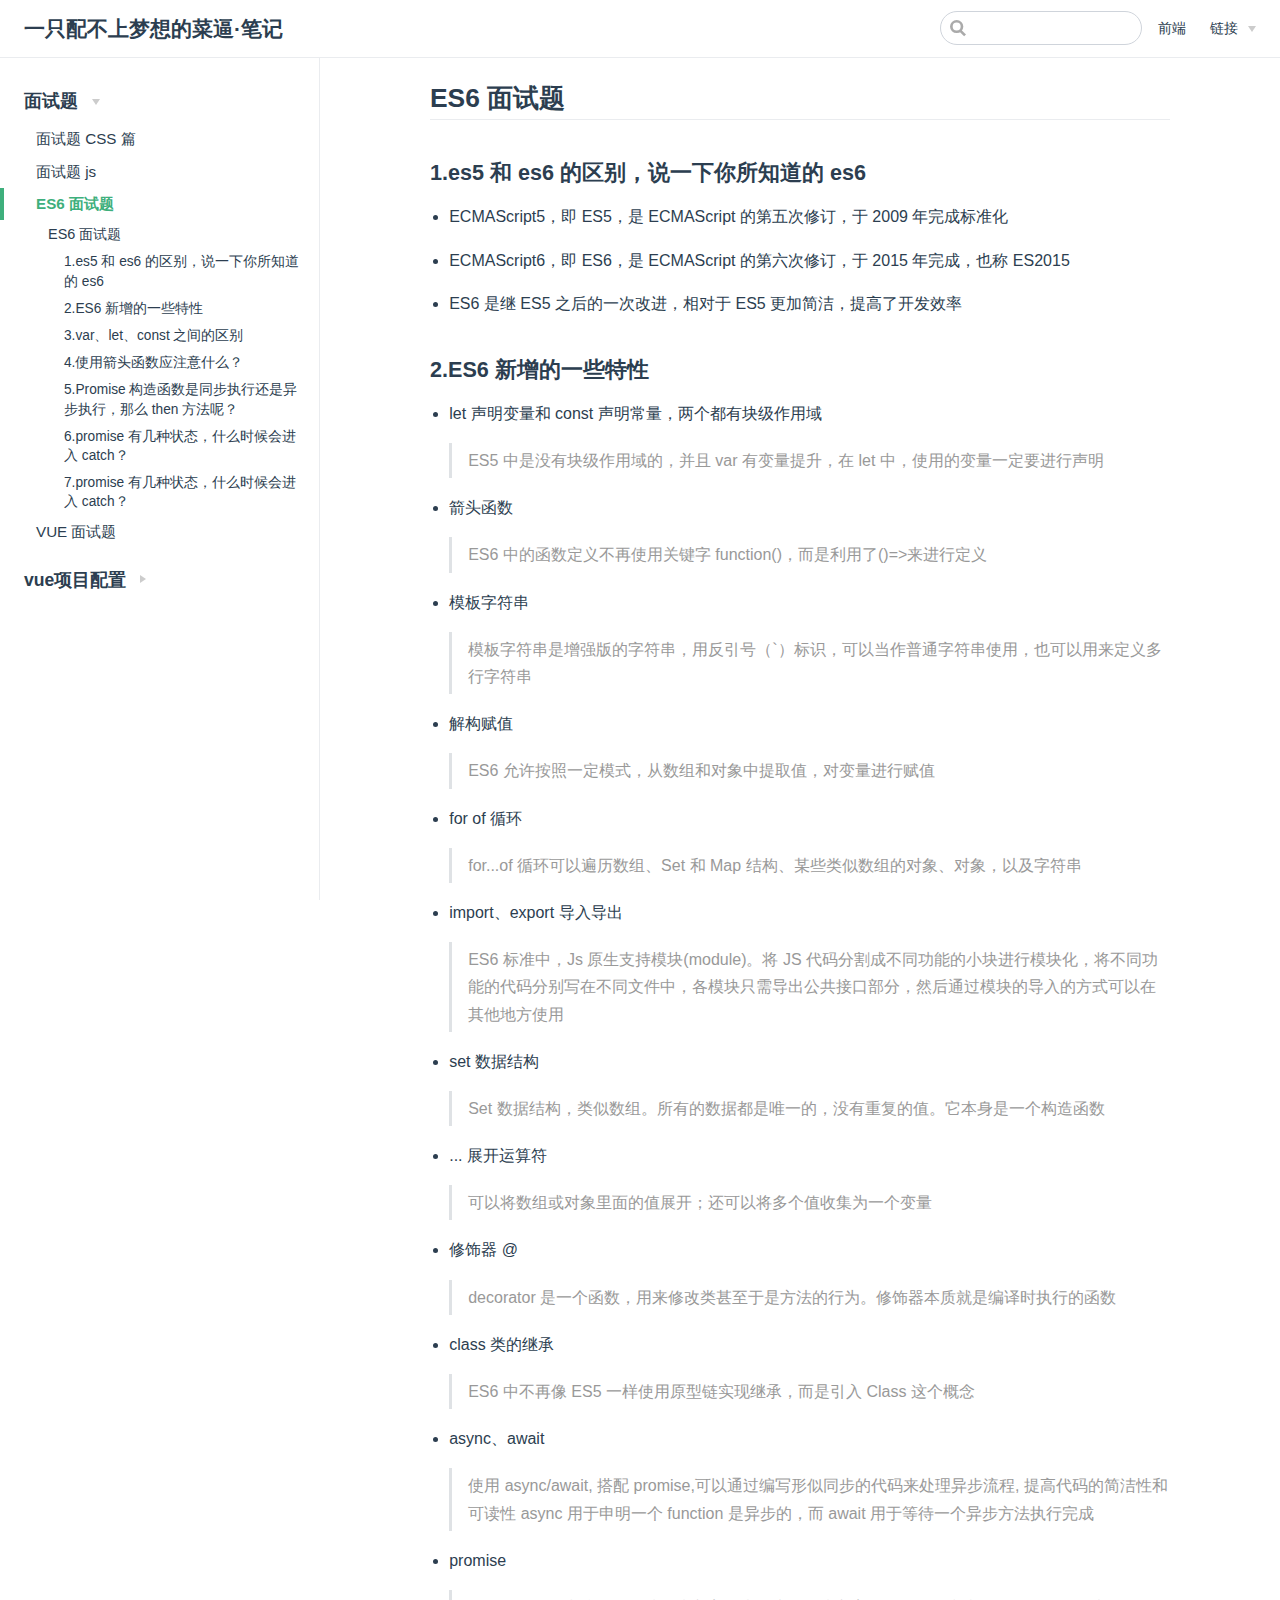
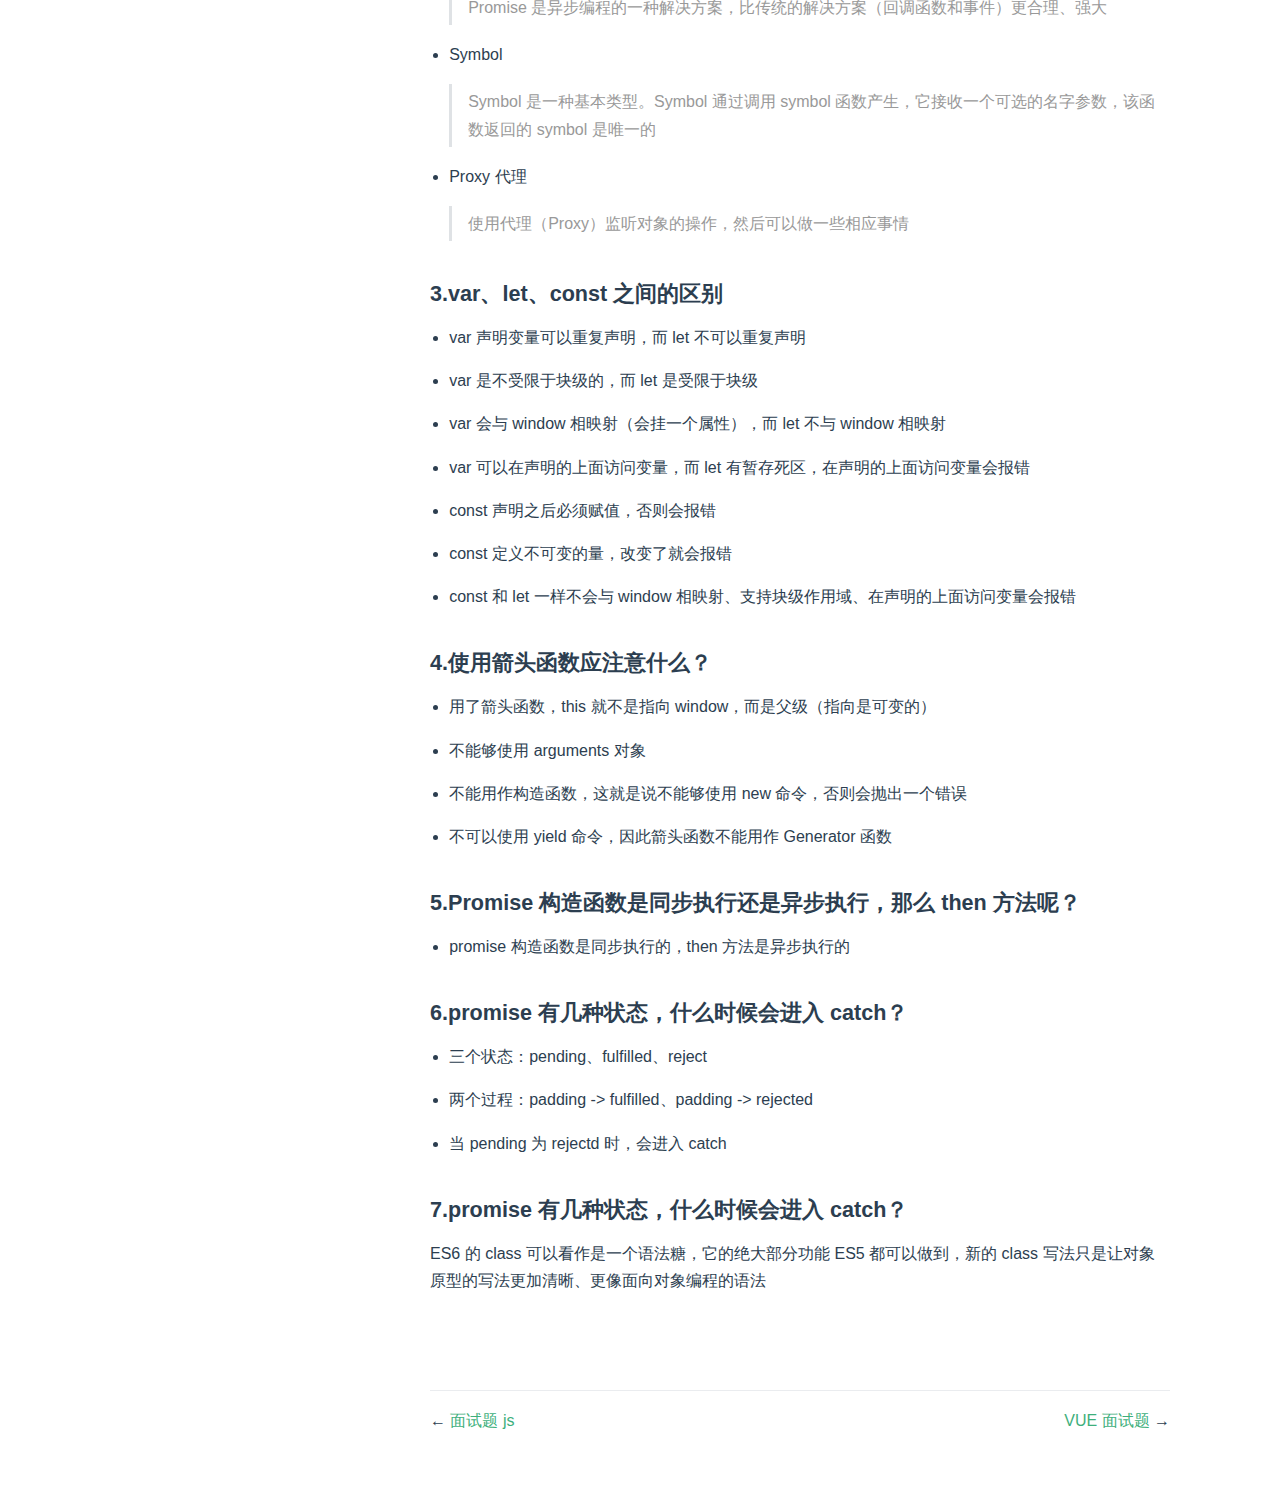
<file: frontEnd/es6.html>
<!DOCTYPE html>
<html lang="en-US">
  <head>
    <meta charset="utf-8">
    <meta name="viewport" content="width=device-width,initial-scale=1">
    <title>ES6 面试题 | 一只配不上梦想的菜逼·笔记</title>
    <meta name="description" content="人总要有梦想的，玩意实现了呢">
    <meta name="generator" content="VuePress 1.4.0">
    <link rel="icon" href="/img/logo.jpg">
    
    <link rel="preload" href="/assets/css/0.styles.e596f7bf.css" as="style"><link rel="preload" href="/assets/js/app.efa79451.js" as="script"><link rel="preload" href="/assets/js/2.7c90ab4b.js" as="script"><link rel="preload" href="/assets/js/11.a12106ec.js" as="script"><link rel="prefetch" href="/assets/js/10.2219f694.js"><link rel="prefetch" href="/assets/js/12.b31f09f5.js"><link rel="prefetch" href="/assets/js/13.5e69303e.js"><link rel="prefetch" href="/assets/js/14.cce45f6f.js"><link rel="prefetch" href="/assets/js/15.3ff80b8d.js"><link rel="prefetch" href="/assets/js/3.35fb2278.js"><link rel="prefetch" href="/assets/js/4.8bfa74c1.js"><link rel="prefetch" href="/assets/js/5.a765cbfb.js"><link rel="prefetch" href="/assets/js/6.53d2bbe6.js"><link rel="prefetch" href="/assets/js/7.6955f085.js"><link rel="prefetch" href="/assets/js/8.da83517d.js"><link rel="prefetch" href="/assets/js/9.51838be2.js">
    <link rel="stylesheet" href="/assets/css/0.styles.e596f7bf.css">
  </head>
  <body>
    <div id="app" data-server-rendered="true"><div class="theme-container"><header class="navbar"><div class="sidebar-button"><svg xmlns="http://www.w3.org/2000/svg" aria-hidden="true" role="img" viewBox="0 0 448 512" class="icon"><path fill="currentColor" d="M436 124H12c-6.627 0-12-5.373-12-12V80c0-6.627 5.373-12 12-12h424c6.627 0 12 5.373 12 12v32c0 6.627-5.373 12-12 12zm0 160H12c-6.627 0-12-5.373-12-12v-32c0-6.627 5.373-12 12-12h424c6.627 0 12 5.373 12 12v32c0 6.627-5.373 12-12 12zm0 160H12c-6.627 0-12-5.373-12-12v-32c0-6.627 5.373-12 12-12h424c6.627 0 12 5.373 12 12v32c0 6.627-5.373 12-12 12z"></path></svg></div> <a href="/" class="home-link router-link-active"><!----> <span class="site-name">一只配不上梦想的菜逼·笔记</span></a> <div class="links"><div class="search-box"><input aria-label="Search" autocomplete="off" spellcheck="false" value=""> <!----></div> <nav class="nav-links can-hide"><div class="nav-item"><a href="/frontEnd/css.html" class="nav-link">
  前端
</a></div><div class="nav-item"><div class="dropdown-wrapper"><button type="button" aria-label="链接" class="dropdown-title"><span class="title">链接</span> <span class="arrow right"></span></button> <ul class="nav-dropdown" style="display:none;"><li class="dropdown-item"><!----> <a href="https://github.com/Yj1314Mayan" target="_blank" rel="noopener noreferrer" class="nav-link external">
  github
  <svg xmlns="http://www.w3.org/2000/svg" aria-hidden="true" x="0px" y="0px" viewBox="0 0 100 100" width="15" height="15" class="icon outbound"><path fill="currentColor" d="M18.8,85.1h56l0,0c2.2,0,4-1.8,4-4v-32h-8v28h-48v-48h28v-8h-32l0,0c-2.2,0-4,1.8-4,4v56C14.8,83.3,16.6,85.1,18.8,85.1z"></path> <polygon fill="currentColor" points="45.7,48.7 51.3,54.3 77.2,28.5 77.2,37.2 85.2,37.2 85.2,14.9 62.8,14.9 62.8,22.9 71.5,22.9"></polygon></svg></a></li></ul></div></div> <!----></nav></div></header> <div class="sidebar-mask"></div> <aside class="sidebar"><nav class="nav-links"><div class="nav-item"><a href="/frontEnd/css.html" class="nav-link">
  前端
</a></div><div class="nav-item"><div class="dropdown-wrapper"><button type="button" aria-label="链接" class="dropdown-title"><span class="title">链接</span> <span class="arrow right"></span></button> <ul class="nav-dropdown" style="display:none;"><li class="dropdown-item"><!----> <a href="https://github.com/Yj1314Mayan" target="_blank" rel="noopener noreferrer" class="nav-link external">
  github
  <svg xmlns="http://www.w3.org/2000/svg" aria-hidden="true" x="0px" y="0px" viewBox="0 0 100 100" width="15" height="15" class="icon outbound"><path fill="currentColor" d="M18.8,85.1h56l0,0c2.2,0,4-1.8,4-4v-32h-8v28h-48v-48h28v-8h-32l0,0c-2.2,0-4,1.8-4,4v56C14.8,83.3,16.6,85.1,18.8,85.1z"></path> <polygon fill="currentColor" points="45.7,48.7 51.3,54.3 77.2,28.5 77.2,37.2 85.2,37.2 85.2,14.9 62.8,14.9 62.8,22.9 71.5,22.9"></polygon></svg></a></li></ul></div></div> <!----></nav>  <ul class="sidebar-links"><li><section class="sidebar-group collapsable depth-0"><p class="sidebar-heading open"><span>面试题</span> <span class="arrow down"></span></p> <ul class="sidebar-links sidebar-group-items"><li><a href="/frontEnd/css.html" class="sidebar-link">面试题 CSS 篇</a></li><li><a href="/frontEnd/js.html" class="sidebar-link">面试题 js</a></li><li><a href="/frontEnd/es6.html" class="active sidebar-link">ES6 面试题</a><ul class="sidebar-sub-headers"><li class="sidebar-sub-header"><a href="/frontEnd/es6.html#es6-面试题" class="sidebar-link">ES6 面试题</a><ul class="sidebar-sub-headers"><li class="sidebar-sub-header"><a href="/frontEnd/es6.html#_1-es5-和-es6-的区别，说一下你所知道的-es6" class="sidebar-link">1.es5 和 es6 的区别，说一下你所知道的 es6</a></li><li class="sidebar-sub-header"><a href="/frontEnd/es6.html#_2-es6-新增的一些特性" class="sidebar-link">2.ES6 新增的一些特性</a></li><li class="sidebar-sub-header"><a href="/frontEnd/es6.html#_3-var、let、const-之间的区别" class="sidebar-link">3.var、let、const 之间的区别</a></li><li class="sidebar-sub-header"><a href="/frontEnd/es6.html#_4-使用箭头函数应注意什么？" class="sidebar-link">4.使用箭头函数应注意什么？</a></li><li class="sidebar-sub-header"><a href="/frontEnd/es6.html#_5-promise-构造函数是同步执行还是异步执行，那么-then-方法呢？" class="sidebar-link">5.Promise 构造函数是同步执行还是异步执行，那么 then 方法呢？</a></li><li class="sidebar-sub-header"><a href="/frontEnd/es6.html#_6-promise-有几种状态，什么时候会进入-catch？" class="sidebar-link">6.promise 有几种状态，什么时候会进入 catch？</a></li><li class="sidebar-sub-header"><a href="/frontEnd/es6.html#_7-promise-有几种状态，什么时候会进入-catch？" class="sidebar-link">7.promise 有几种状态，什么时候会进入 catch？</a></li></ul></li></ul></li><li><a href="/frontEnd/vue.html" class="sidebar-link">VUE 面试题</a></li></ul></section></li><li><section class="sidebar-group collapsable depth-0"><p class="sidebar-heading"><span>vue项目配置</span> <span class="arrow right"></span></p> <!----></section></li></ul> </aside> <main class="page"> <div class="theme-default-content content__default"><h2 id="es6-面试题"><a href="#es6-面试题" class="header-anchor">#</a> ES6 面试题</h2> <h3 id="_1-es5-和-es6-的区别，说一下你所知道的-es6"><a href="#_1-es5-和-es6-的区别，说一下你所知道的-es6" class="header-anchor">#</a> 1.es5 和 es6 的区别，说一下你所知道的 es6</h3> <ul><li><p>ECMAScript5，即 ES5，是 ECMAScript 的第五次修订，于 2009 年完成标准化</p></li> <li><p>ECMAScript6，即 ES6，是 ECMAScript 的第六次修订，于 2015 年完成，也称 ES2015</p></li> <li><p>ES6 是继 ES5 之后的一次改进，相对于 ES5 更加简洁，提高了开发效率</p></li></ul> <h3 id="_2-es6-新增的一些特性"><a href="#_2-es6-新增的一些特性" class="header-anchor">#</a> 2.ES6 新增的一些特性</h3> <ul><li><p>let 声明变量和 const 声明常量，两个都有块级作用域</p> <blockquote><p>ES5 中是没有块级作用域的，并且 var 有变量提升，在 let 中，使用的变量一定要进行声明</p></blockquote></li> <li><p>箭头函数</p> <blockquote><p>ES6 中的函数定义不再使用关键字 function()，而是利用了()=&gt;来进行定义</p></blockquote></li> <li><p>模板字符串</p> <blockquote><p>模板字符串是增强版的字符串，用反引号（`）标识，可以当作普通字符串使用，也可以用来定义多行字符串</p></blockquote></li> <li><p>解构赋值</p> <blockquote><p>ES6 允许按照一定模式，从数组和对象中提取值，对变量进行赋值</p></blockquote></li> <li><p>for of 循环</p> <blockquote><p>for...of 循环可以遍历数组、Set 和 Map 结构、某些类似数组的对象、对象，以及字符串</p></blockquote></li> <li><p>import、export 导入导出</p> <blockquote><p>ES6 标准中，Js 原生支持模块(module)。将 JS 代码分割成不同功能的小块进行模块化，将不同功能的代码分别写在不同文件中，各模块只需导出公共接口部分，然后通过模块的导入的方式可以在其他地方使用</p></blockquote></li> <li><p>set 数据结构</p> <blockquote><p>Set 数据结构，类似数组。所有的数据都是唯一的，没有重复的值。它本身是一个构造函数</p></blockquote></li> <li><p>... 展开运算符</p> <blockquote><p>可以将数组或对象里面的值展开；还可以将多个值收集为一个变量</p></blockquote></li> <li><p>修饰器 @</p> <blockquote><p>decorator 是一个函数，用来修改类甚至于是方法的行为。修饰器本质就是编译时执行的函数</p></blockquote></li> <li><p>class 类的继承</p> <blockquote><p>ES6 中不再像 ES5 一样使用原型链实现继承，而是引入 Class 这个概念</p></blockquote></li> <li><p>async、await</p> <blockquote><p>使用 async/await, 搭配 promise,可以通过编写形似同步的代码来处理异步流程, 提高代码的简洁性和可读性
async 用于申明一个 function 是异步的，而 await 用于等待一个异步方法执行完成</p></blockquote></li> <li><p>promise</p> <blockquote><p>Promise 是异步编程的一种解决方案，比传统的解决方案（回调函数和事件）更合理、强大</p></blockquote></li> <li><p>Symbol</p> <blockquote><p>Symbol 是一种基本类型。Symbol 通过调用 symbol 函数产生，它接收一个可选的名字参数，该函数返回的 symbol 是唯一的</p></blockquote></li> <li><p>Proxy 代理</p> <blockquote><p>使用代理（Proxy）监听对象的操作，然后可以做一些相应事情</p></blockquote></li></ul> <h3 id="_3-var、let、const-之间的区别"><a href="#_3-var、let、const-之间的区别" class="header-anchor">#</a> 3.var、let、const 之间的区别</h3> <ul><li><p>var 声明变量可以重复声明，而 let 不可以重复声明</p></li> <li><p>var 是不受限于块级的，而 let 是受限于块级</p></li> <li><p>var 会与 window 相映射（会挂一个属性），而 let 不与 window 相映射</p></li> <li><p>var 可以在声明的上面访问变量，而 let 有暂存死区，在声明的上面访问变量会报错</p></li> <li><p>const 声明之后必须赋值，否则会报错</p></li> <li><p>const 定义不可变的量，改变了就会报错</p></li> <li><p>const 和 let 一样不会与 window 相映射、支持块级作用域、在声明的上面访问变量会报错</p></li></ul> <h3 id="_4-使用箭头函数应注意什么？"><a href="#_4-使用箭头函数应注意什么？" class="header-anchor">#</a> 4.使用箭头函数应注意什么？</h3> <ul><li><p>用了箭头函数，this 就不是指向 window，而是父级（指向是可变的）</p></li> <li><p>不能够使用 arguments 对象</p></li> <li><p>不能用作构造函数，这就是说不能够使用 new 命令，否则会抛出一个错误</p></li> <li><p>不可以使用 yield 命令，因此箭头函数不能用作 Generator 函数</p></li></ul> <h3 id="_5-promise-构造函数是同步执行还是异步执行，那么-then-方法呢？"><a href="#_5-promise-构造函数是同步执行还是异步执行，那么-then-方法呢？" class="header-anchor">#</a> 5.Promise 构造函数是同步执行还是异步执行，那么 then 方法呢？</h3> <ul><li>promise 构造函数是同步执行的，then 方法是异步执行的</li></ul> <h3 id="_6-promise-有几种状态，什么时候会进入-catch？"><a href="#_6-promise-有几种状态，什么时候会进入-catch？" class="header-anchor">#</a> 6.promise 有几种状态，什么时候会进入 catch？</h3> <ul><li><p>三个状态：pending、fulfilled、reject</p></li> <li><p>两个过程：padding -&gt; fulfilled、padding -&gt; rejected</p></li> <li><p>当 pending 为 rejectd 时，会进入 catch</p></li></ul> <h3 id="_7-promise-有几种状态，什么时候会进入-catch？"><a href="#_7-promise-有几种状态，什么时候会进入-catch？" class="header-anchor">#</a> 7.promise 有几种状态，什么时候会进入 catch？</h3> <p>ES6 的 class 可以看作是一个语法糖，它的绝大部分功能 ES5 都可以做到，新的 class 写法只是让对象原型的写法更加清晰、更像面向对象编程的语法</p></div> <footer class="page-edit"><!----> <!----></footer> <div class="page-nav"><p class="inner"><span class="prev">
      ←
      <a href="/frontEnd/js.html" class="prev">
        面试题 js
      </a></span> <span class="next"><a href="/frontEnd/vue.html">
        VUE 面试题
      </a>
      →
    </span></p></div> </main></div><div class="global-ui"></div></div>
    <script src="/assets/js/app.efa79451.js" defer></script><script src="/assets/js/2.7c90ab4b.js" defer></script><script src="/assets/js/11.a12106ec.js" defer></script>
  </body>
</html>
</file>
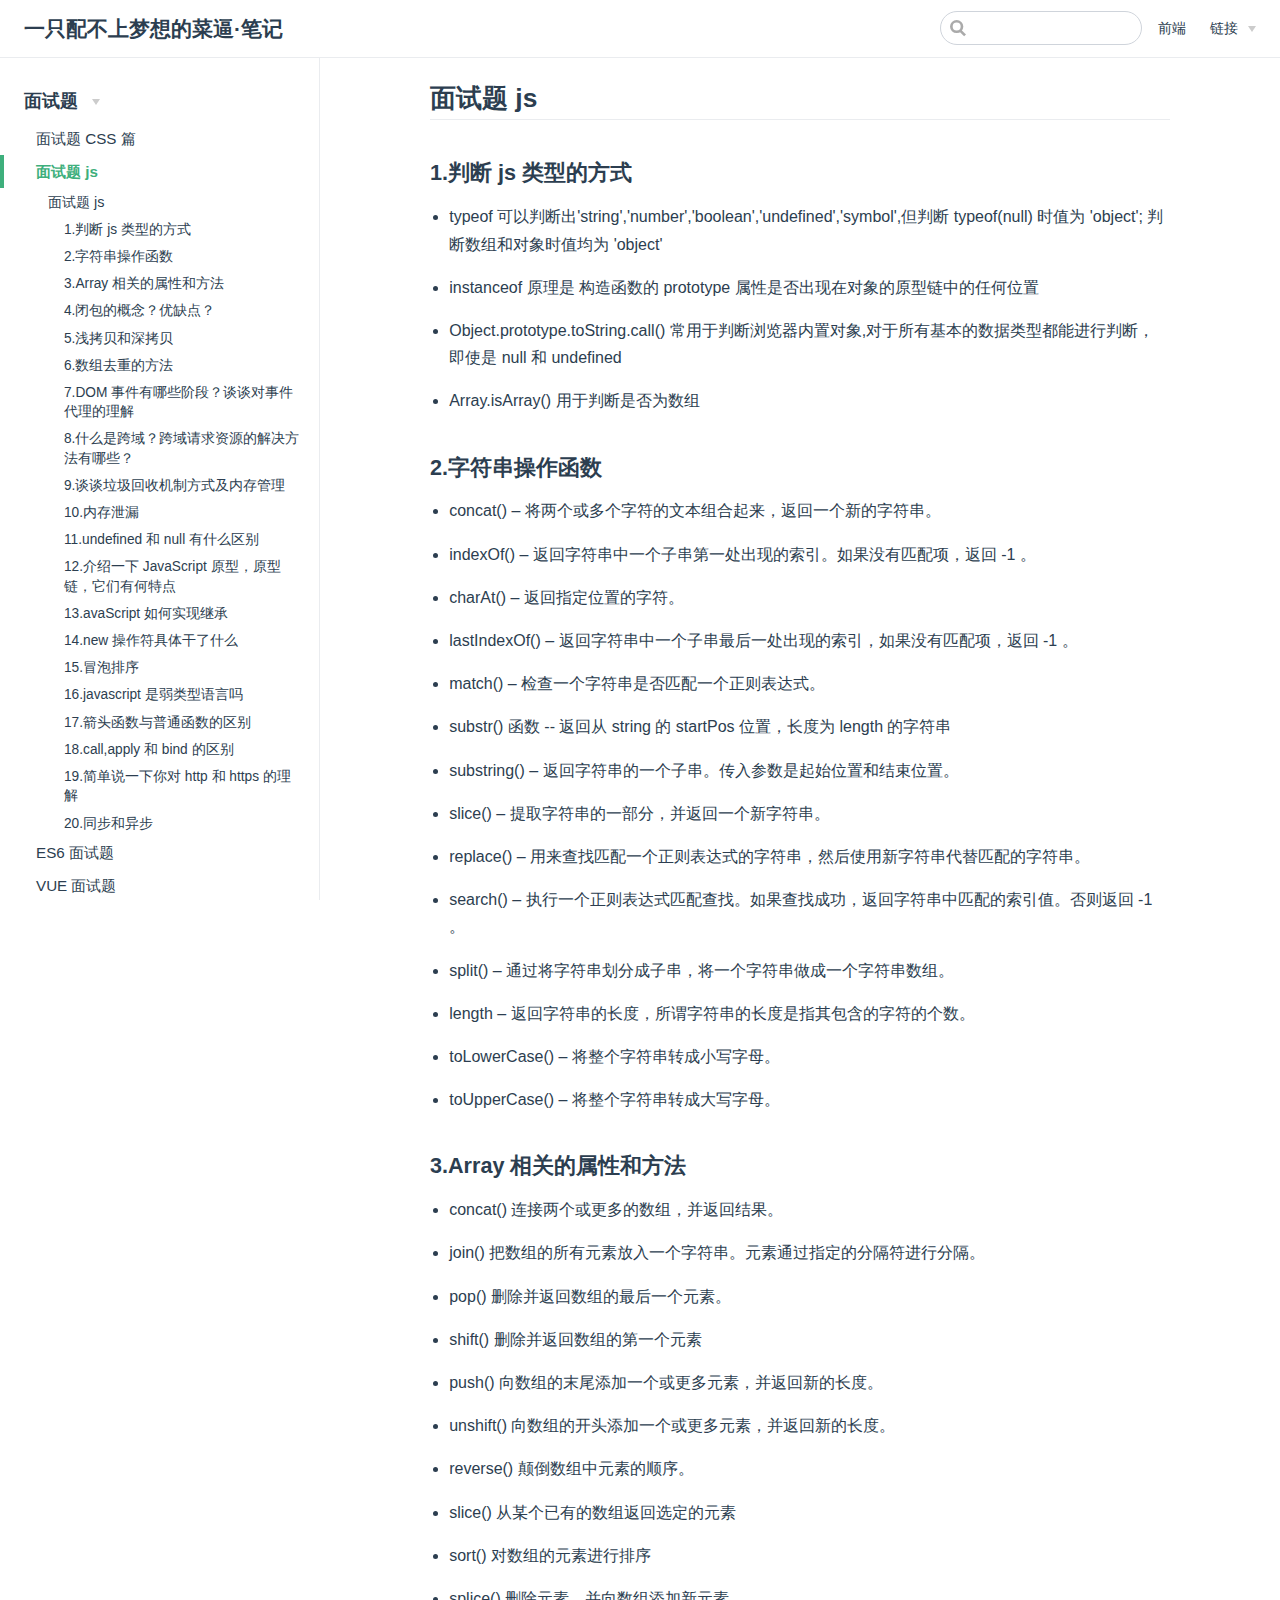
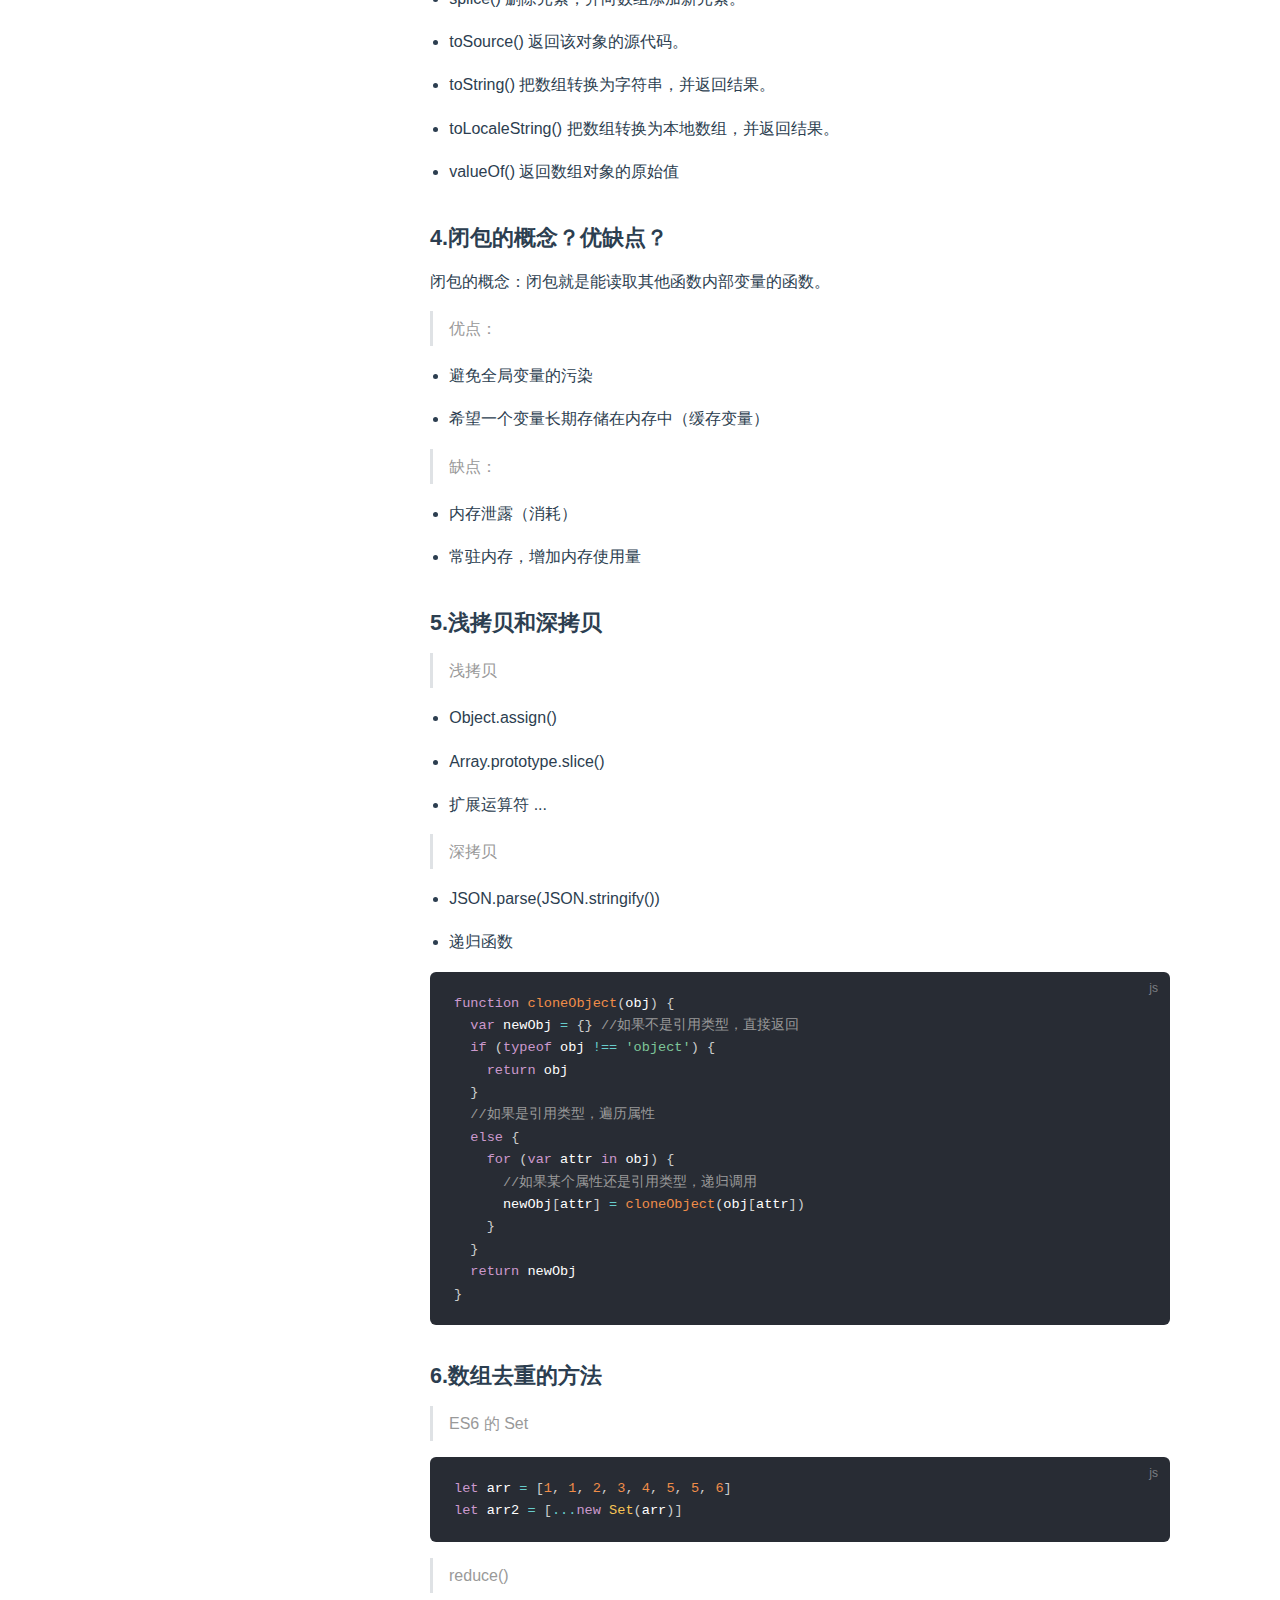
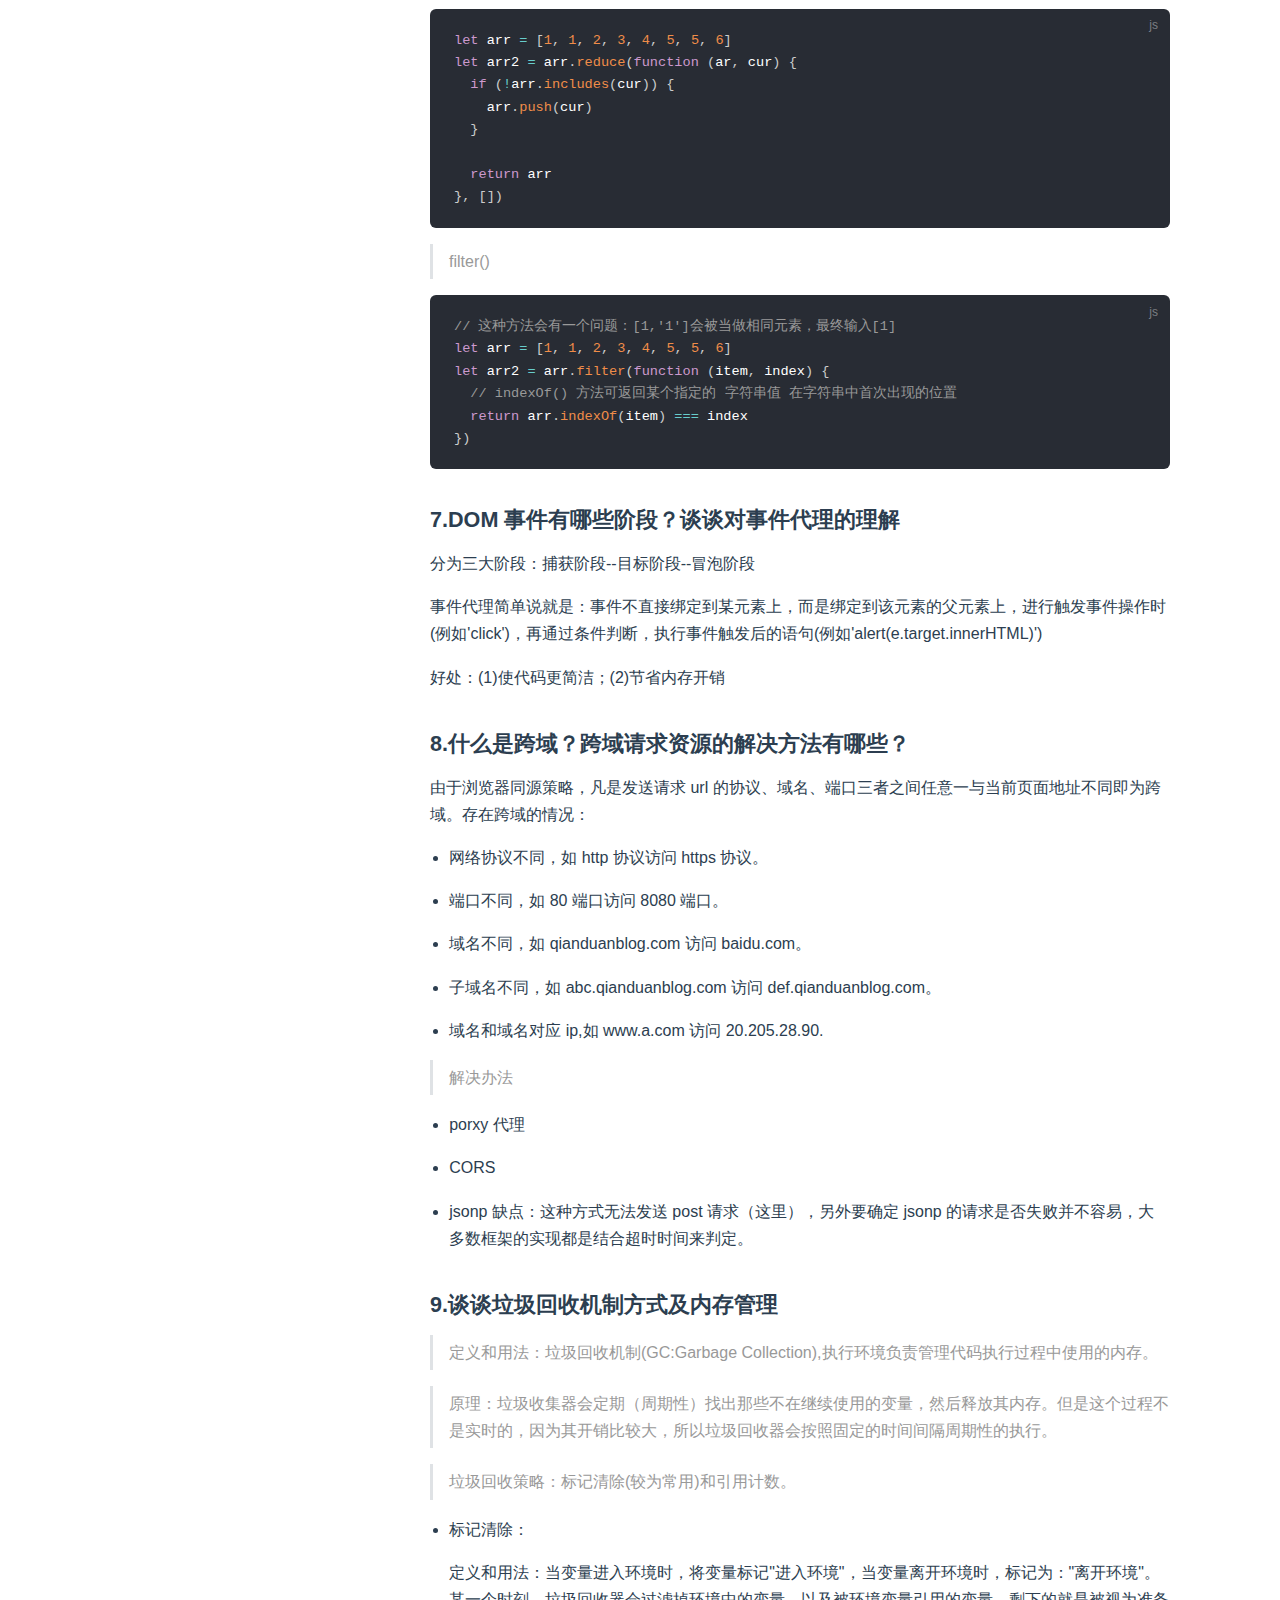
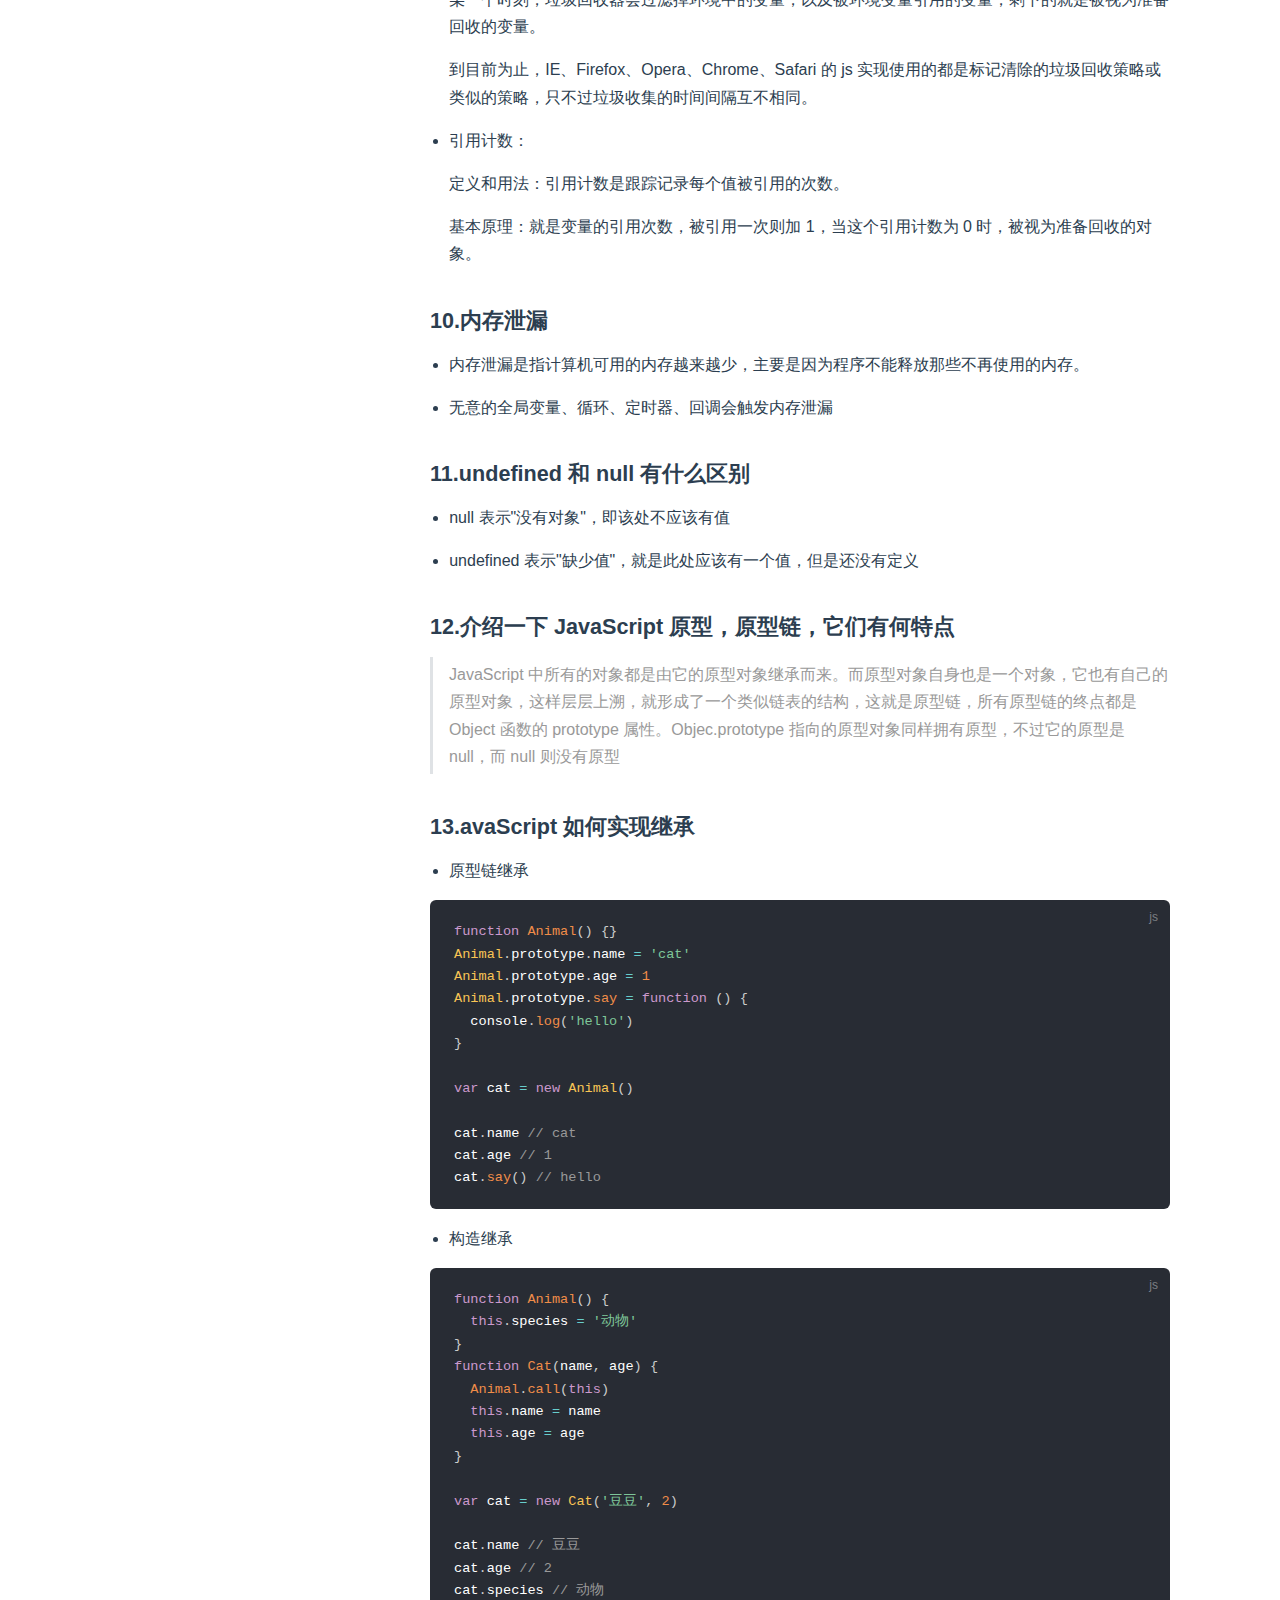
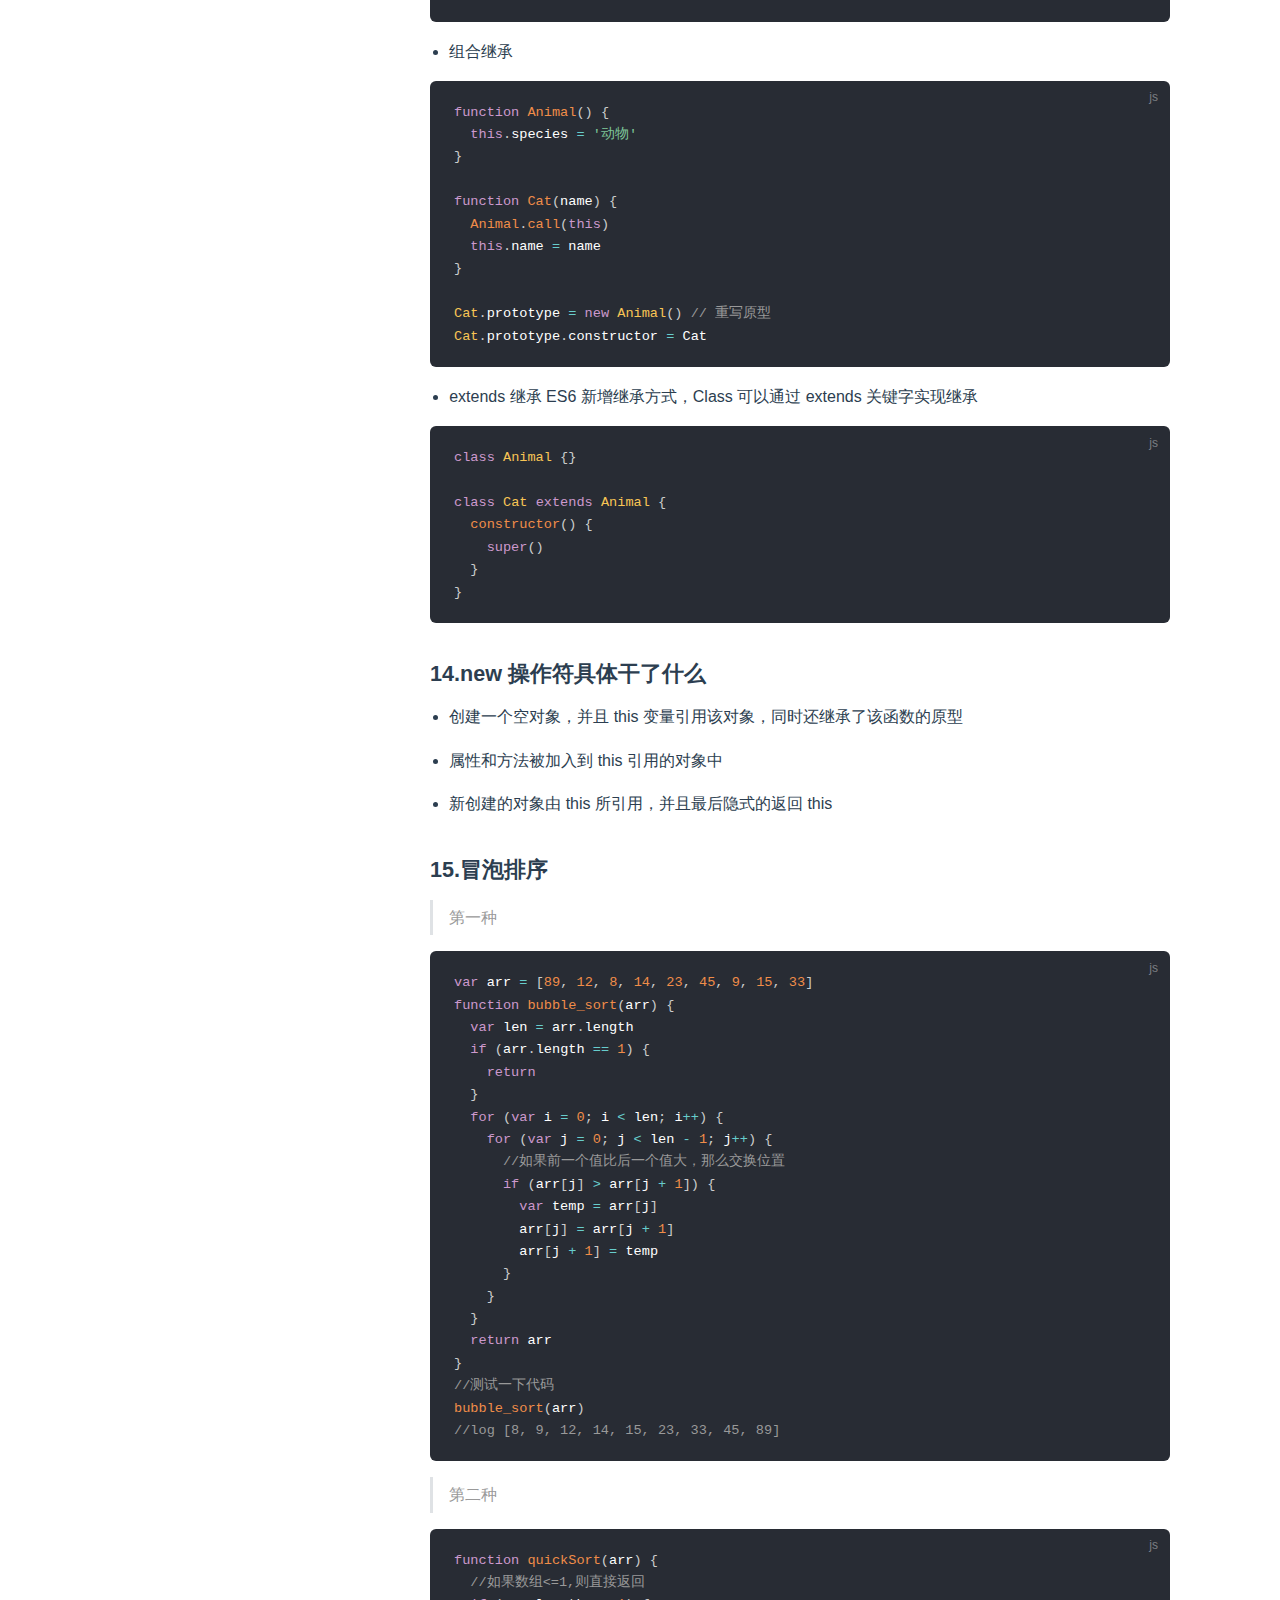
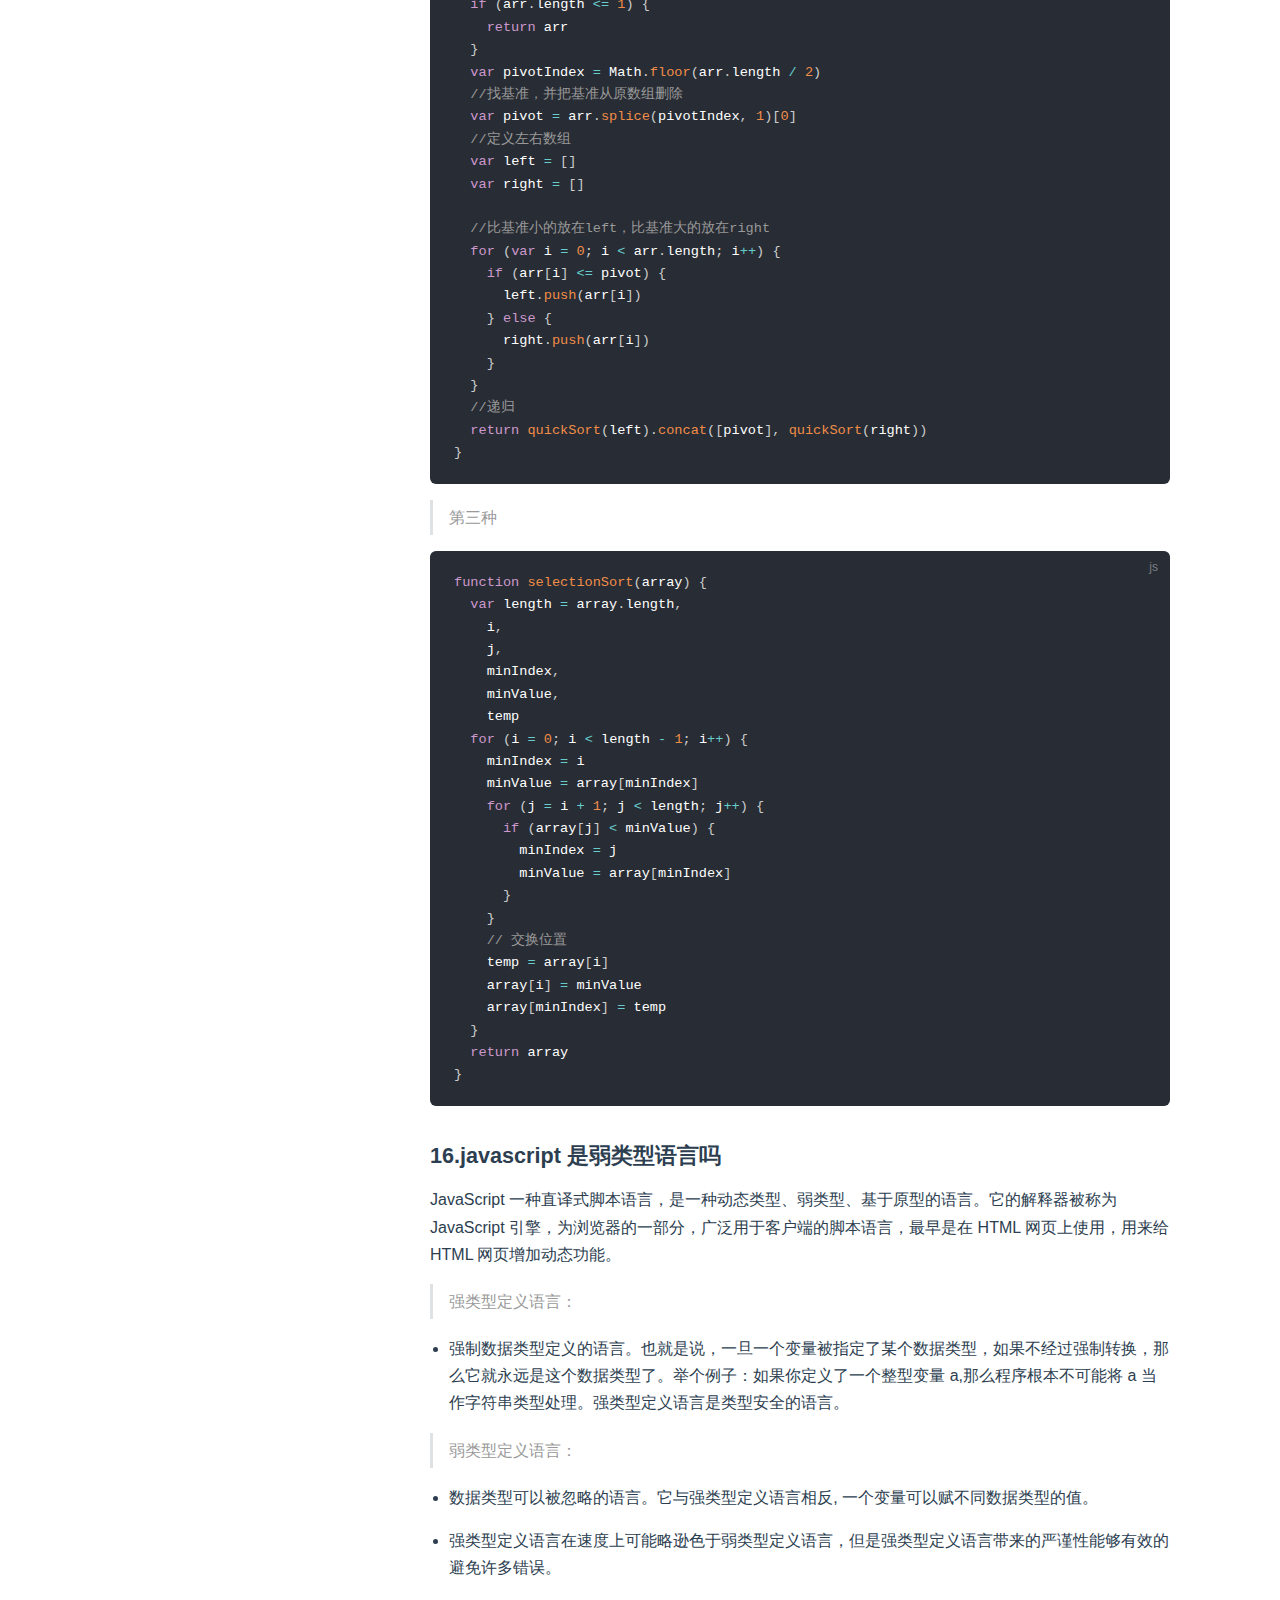
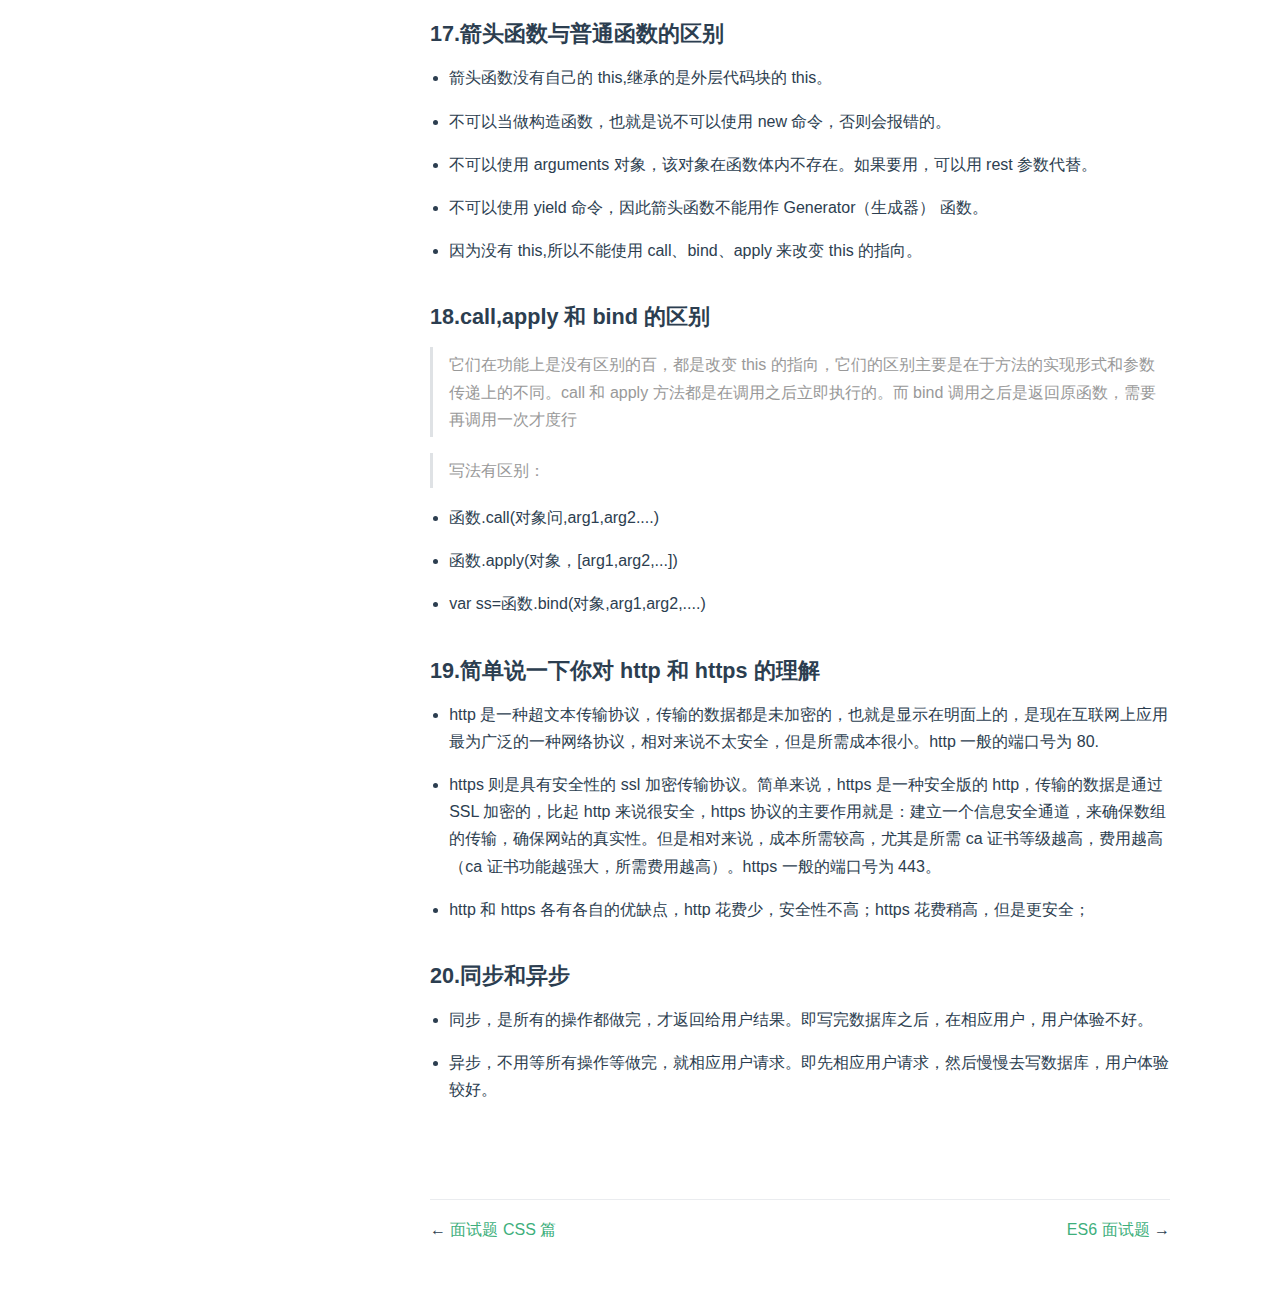
<file: frontEnd/js.html>
<!DOCTYPE html>
<html lang="en-US">
  <head>
    <meta charset="utf-8">
    <meta name="viewport" content="width=device-width,initial-scale=1">
    <title>面试题 js | 一只配不上梦想的菜逼·笔记</title>
    <meta name="description" content="人总要有梦想的，玩意实现了呢">
    <meta name="generator" content="VuePress 1.4.0">
    <link rel="icon" href="/img/logo.jpg">
    
    <link rel="preload" href="/assets/css/0.styles.e596f7bf.css" as="style"><link rel="preload" href="/assets/js/app.efa79451.js" as="script"><link rel="preload" href="/assets/js/2.7c90ab4b.js" as="script"><link rel="preload" href="/assets/js/12.b31f09f5.js" as="script"><link rel="prefetch" href="/assets/js/10.2219f694.js"><link rel="prefetch" href="/assets/js/11.a12106ec.js"><link rel="prefetch" href="/assets/js/13.5e69303e.js"><link rel="prefetch" href="/assets/js/14.cce45f6f.js"><link rel="prefetch" href="/assets/js/15.3ff80b8d.js"><link rel="prefetch" href="/assets/js/3.35fb2278.js"><link rel="prefetch" href="/assets/js/4.8bfa74c1.js"><link rel="prefetch" href="/assets/js/5.a765cbfb.js"><link rel="prefetch" href="/assets/js/6.53d2bbe6.js"><link rel="prefetch" href="/assets/js/7.6955f085.js"><link rel="prefetch" href="/assets/js/8.da83517d.js"><link rel="prefetch" href="/assets/js/9.51838be2.js">
    <link rel="stylesheet" href="/assets/css/0.styles.e596f7bf.css">
  </head>
  <body>
    <div id="app" data-server-rendered="true"><div class="theme-container"><header class="navbar"><div class="sidebar-button"><svg xmlns="http://www.w3.org/2000/svg" aria-hidden="true" role="img" viewBox="0 0 448 512" class="icon"><path fill="currentColor" d="M436 124H12c-6.627 0-12-5.373-12-12V80c0-6.627 5.373-12 12-12h424c6.627 0 12 5.373 12 12v32c0 6.627-5.373 12-12 12zm0 160H12c-6.627 0-12-5.373-12-12v-32c0-6.627 5.373-12 12-12h424c6.627 0 12 5.373 12 12v32c0 6.627-5.373 12-12 12zm0 160H12c-6.627 0-12-5.373-12-12v-32c0-6.627 5.373-12 12-12h424c6.627 0 12 5.373 12 12v32c0 6.627-5.373 12-12 12z"></path></svg></div> <a href="/" class="home-link router-link-active"><!----> <span class="site-name">一只配不上梦想的菜逼·笔记</span></a> <div class="links"><div class="search-box"><input aria-label="Search" autocomplete="off" spellcheck="false" value=""> <!----></div> <nav class="nav-links can-hide"><div class="nav-item"><a href="/frontEnd/css.html" class="nav-link">
  前端
</a></div><div class="nav-item"><div class="dropdown-wrapper"><button type="button" aria-label="链接" class="dropdown-title"><span class="title">链接</span> <span class="arrow right"></span></button> <ul class="nav-dropdown" style="display:none;"><li class="dropdown-item"><!----> <a href="https://github.com/Yj1314Mayan" target="_blank" rel="noopener noreferrer" class="nav-link external">
  github
  <svg xmlns="http://www.w3.org/2000/svg" aria-hidden="true" x="0px" y="0px" viewBox="0 0 100 100" width="15" height="15" class="icon outbound"><path fill="currentColor" d="M18.8,85.1h56l0,0c2.2,0,4-1.8,4-4v-32h-8v28h-48v-48h28v-8h-32l0,0c-2.2,0-4,1.8-4,4v56C14.8,83.3,16.6,85.1,18.8,85.1z"></path> <polygon fill="currentColor" points="45.7,48.7 51.3,54.3 77.2,28.5 77.2,37.2 85.2,37.2 85.2,14.9 62.8,14.9 62.8,22.9 71.5,22.9"></polygon></svg></a></li></ul></div></div> <!----></nav></div></header> <div class="sidebar-mask"></div> <aside class="sidebar"><nav class="nav-links"><div class="nav-item"><a href="/frontEnd/css.html" class="nav-link">
  前端
</a></div><div class="nav-item"><div class="dropdown-wrapper"><button type="button" aria-label="链接" class="dropdown-title"><span class="title">链接</span> <span class="arrow right"></span></button> <ul class="nav-dropdown" style="display:none;"><li class="dropdown-item"><!----> <a href="https://github.com/Yj1314Mayan" target="_blank" rel="noopener noreferrer" class="nav-link external">
  github
  <svg xmlns="http://www.w3.org/2000/svg" aria-hidden="true" x="0px" y="0px" viewBox="0 0 100 100" width="15" height="15" class="icon outbound"><path fill="currentColor" d="M18.8,85.1h56l0,0c2.2,0,4-1.8,4-4v-32h-8v28h-48v-48h28v-8h-32l0,0c-2.2,0-4,1.8-4,4v56C14.8,83.3,16.6,85.1,18.8,85.1z"></path> <polygon fill="currentColor" points="45.7,48.7 51.3,54.3 77.2,28.5 77.2,37.2 85.2,37.2 85.2,14.9 62.8,14.9 62.8,22.9 71.5,22.9"></polygon></svg></a></li></ul></div></div> <!----></nav>  <ul class="sidebar-links"><li><section class="sidebar-group collapsable depth-0"><p class="sidebar-heading open"><span>面试题</span> <span class="arrow down"></span></p> <ul class="sidebar-links sidebar-group-items"><li><a href="/frontEnd/css.html" class="sidebar-link">面试题 CSS 篇</a></li><li><a href="/frontEnd/js.html" class="active sidebar-link">面试题 js</a><ul class="sidebar-sub-headers"><li class="sidebar-sub-header"><a href="/frontEnd/js.html#面试题-js" class="sidebar-link">面试题 js</a><ul class="sidebar-sub-headers"><li class="sidebar-sub-header"><a href="/frontEnd/js.html#_1-判断-js-类型的方式" class="sidebar-link">1.判断 js 类型的方式</a></li><li class="sidebar-sub-header"><a href="/frontEnd/js.html#_2-字符串操作函数" class="sidebar-link">2.字符串操作函数</a></li><li class="sidebar-sub-header"><a href="/frontEnd/js.html#_3-array-相关的属性和方法" class="sidebar-link">3.Array 相关的属性和方法</a></li><li class="sidebar-sub-header"><a href="/frontEnd/js.html#_4-闭包的概念？优缺点？" class="sidebar-link">4.闭包的概念？优缺点？</a></li><li class="sidebar-sub-header"><a href="/frontEnd/js.html#_5-浅拷贝和深拷贝" class="sidebar-link">5.浅拷贝和深拷贝</a></li><li class="sidebar-sub-header"><a href="/frontEnd/js.html#_6-数组去重的方法" class="sidebar-link">6.数组去重的方法</a></li><li class="sidebar-sub-header"><a href="/frontEnd/js.html#_7-dom-事件有哪些阶段？谈谈对事件代理的理解" class="sidebar-link">7.DOM 事件有哪些阶段？谈谈对事件代理的理解</a></li><li class="sidebar-sub-header"><a href="/frontEnd/js.html#_8-什么是跨域？跨域请求资源的解决方法有哪些？" class="sidebar-link">8.什么是跨域？跨域请求资源的解决方法有哪些？</a></li><li class="sidebar-sub-header"><a href="/frontEnd/js.html#_9-谈谈垃圾回收机制方式及内存管理" class="sidebar-link">9.谈谈垃圾回收机制方式及内存管理</a></li><li class="sidebar-sub-header"><a href="/frontEnd/js.html#_10-内存泄漏" class="sidebar-link">10.内存泄漏</a></li><li class="sidebar-sub-header"><a href="/frontEnd/js.html#_11-undefined-和-null-有什么区别" class="sidebar-link">11.undefined 和 null 有什么区别</a></li><li class="sidebar-sub-header"><a href="/frontEnd/js.html#_12-介绍一下-javascript-原型，原型链，它们有何特点" class="sidebar-link">12.介绍一下 JavaScript 原型，原型链，它们有何特点</a></li><li class="sidebar-sub-header"><a href="/frontEnd/js.html#_13-avascript-如何实现继承" class="sidebar-link">13.avaScript 如何实现继承</a></li><li class="sidebar-sub-header"><a href="/frontEnd/js.html#_14-new-操作符具体干了什么" class="sidebar-link">14.new 操作符具体干了什么</a></li><li class="sidebar-sub-header"><a href="/frontEnd/js.html#_15-冒泡排序" class="sidebar-link">15.冒泡排序</a></li><li class="sidebar-sub-header"><a href="/frontEnd/js.html#_16-javascript-是弱类型语言吗" class="sidebar-link">16.javascript 是弱类型语言吗</a></li><li class="sidebar-sub-header"><a href="/frontEnd/js.html#_17-箭头函数与普通函数的区别" class="sidebar-link">17.箭头函数与普通函数的区别</a></li><li class="sidebar-sub-header"><a href="/frontEnd/js.html#_18-call-apply-和-bind-的区别" class="sidebar-link">18.call,apply 和 bind 的区别</a></li><li class="sidebar-sub-header"><a href="/frontEnd/js.html#_19-简单说一下你对-http-和-https-的理解" class="sidebar-link">19.简单说一下你对 http 和 https 的理解</a></li><li class="sidebar-sub-header"><a href="/frontEnd/js.html#_20-同步和异步" class="sidebar-link">20.同步和异步</a></li></ul></li></ul></li><li><a href="/frontEnd/es6.html" class="sidebar-link">ES6 面试题</a></li><li><a href="/frontEnd/vue.html" class="sidebar-link">VUE 面试题</a></li></ul></section></li><li><section class="sidebar-group collapsable depth-0"><p class="sidebar-heading"><span>vue项目配置</span> <span class="arrow right"></span></p> <!----></section></li></ul> </aside> <main class="page"> <div class="theme-default-content content__default"><h2 id="面试题-js"><a href="#面试题-js" class="header-anchor">#</a> 面试题 js</h2> <h3 id="_1-判断-js-类型的方式"><a href="#_1-判断-js-类型的方式" class="header-anchor">#</a> 1.判断 js 类型的方式</h3> <ul><li><p>typeof 可以判断出'string','number','boolean','undefined','symbol',但判断 typeof(null) 时值为 'object'; 判断数组和对象时值均为 'object'</p></li> <li><p>instanceof 原理是 构造函数的 prototype 属性是否出现在对象的原型链中的任何位置</p></li> <li><p>Object.prototype.toString.call() 常用于判断浏览器内置对象,对于所有基本的数据类型都能进行判断，即使是 null 和 undefined</p></li> <li><p>Array.isArray() 用于判断是否为数组</p></li></ul> <h3 id="_2-字符串操作函数"><a href="#_2-字符串操作函数" class="header-anchor">#</a> 2.字符串操作函数</h3> <ul><li><p>concat() – 将两个或多个字符的文本组合起来，返回一个新的字符串。</p></li> <li><p>indexOf() – 返回字符串中一个子串第一处出现的索引。如果没有匹配项，返回 -1 。</p></li> <li><p>charAt() – 返回指定位置的字符。</p></li> <li><p>lastIndexOf() – 返回字符串中一个子串最后一处出现的索引，如果没有匹配项，返回 -1 。</p></li> <li><p>match() – 检查一个字符串是否匹配一个正则表达式。</p></li> <li><p>substr() 函数 -- 返回从 string 的 startPos 位置，长度为 length 的字符串</p></li> <li><p>substring() – 返回字符串的一个子串。传入参数是起始位置和结束位置。</p></li> <li><p>slice() – 提取字符串的一部分，并返回一个新字符串。</p></li> <li><p>replace() – 用来查找匹配一个正则表达式的字符串，然后使用新字符串代替匹配的字符串。</p></li> <li><p>search() – 执行一个正则表达式匹配查找。如果查找成功，返回字符串中匹配的索引值。否则返回 -1 。</p></li> <li><p>split() – 通过将字符串划分成子串，将一个字符串做成一个字符串数组。</p></li> <li><p>length – 返回字符串的长度，所谓字符串的长度是指其包含的字符的个数。</p></li> <li><p>toLowerCase() – 将整个字符串转成小写字母。</p></li> <li><p>toUpperCase() – 将整个字符串转成大写字母。</p></li></ul> <h3 id="_3-array-相关的属性和方法"><a href="#_3-array-相关的属性和方法" class="header-anchor">#</a> 3.Array 相关的属性和方法</h3> <ul><li><p>concat() 连接两个或更多的数组，并返回结果。</p></li> <li><p>join() 把数组的所有元素放入一个字符串。元素通过指定的分隔符进行分隔。</p></li> <li><p>pop() 删除并返回数组的最后一个元素。</p></li> <li><p>shift() 删除并返回数组的第一个元素</p></li> <li><p>push() 向数组的末尾添加一个或更多元素，并返回新的长度。</p></li> <li><p>unshift() 向数组的开头添加一个或更多元素，并返回新的长度。</p></li> <li><p>reverse() 颠倒数组中元素的顺序。</p></li> <li><p>slice() 从某个已有的数组返回选定的元素</p></li> <li><p>sort() 对数组的元素进行排序</p></li> <li><p>splice() 删除元素，并向数组添加新元素。</p></li> <li><p>toSource() 返回该对象的源代码。</p></li> <li><p>toString() 把数组转换为字符串，并返回结果。</p></li> <li><p>toLocaleString() 把数组转换为本地数组，并返回结果。</p></li> <li><p>valueOf() 返回数组对象的原始值</p></li></ul> <h3 id="_4-闭包的概念？优缺点？"><a href="#_4-闭包的概念？优缺点？" class="header-anchor">#</a> 4.闭包的概念？优缺点？</h3> <p>闭包的概念：闭包就是能读取其他函数内部变量的函数。</p> <blockquote><p>优点：</p></blockquote> <ul><li><p>避免全局变量的污染</p></li> <li><p>希望一个变量长期存储在内存中（缓存变量）</p></li></ul> <blockquote><p>缺点：</p></blockquote> <ul><li><p>内存泄露（消耗）</p></li> <li><p>常驻内存，增加内存使用量</p></li></ul> <h3 id="_5-浅拷贝和深拷贝"><a href="#_5-浅拷贝和深拷贝" class="header-anchor">#</a> 5.浅拷贝和深拷贝</h3> <blockquote><p>浅拷贝</p></blockquote> <ul><li><p>Object.assign()</p></li> <li><p>Array.prototype.slice()</p></li> <li><p>扩展运算符 ...</p></li></ul> <blockquote><p>深拷贝</p></blockquote> <ul><li><p>JSON.parse(JSON.stringify())</p></li> <li><p>递归函数</p></li></ul> <div class="language-js extra-class"><pre class="language-js"><code><span class="token keyword">function</span> <span class="token function">cloneObject</span><span class="token punctuation">(</span><span class="token parameter">obj</span><span class="token punctuation">)</span> <span class="token punctuation">{</span>
  <span class="token keyword">var</span> newObj <span class="token operator">=</span> <span class="token punctuation">{</span><span class="token punctuation">}</span> <span class="token comment">//如果不是引用类型，直接返回</span>
  <span class="token keyword">if</span> <span class="token punctuation">(</span><span class="token keyword">typeof</span> obj <span class="token operator">!==</span> <span class="token string">'object'</span><span class="token punctuation">)</span> <span class="token punctuation">{</span>
    <span class="token keyword">return</span> obj
  <span class="token punctuation">}</span>
  <span class="token comment">//如果是引用类型，遍历属性</span>
  <span class="token keyword">else</span> <span class="token punctuation">{</span>
    <span class="token keyword">for</span> <span class="token punctuation">(</span><span class="token keyword">var</span> attr <span class="token keyword">in</span> obj<span class="token punctuation">)</span> <span class="token punctuation">{</span>
      <span class="token comment">//如果某个属性还是引用类型，递归调用</span>
      newObj<span class="token punctuation">[</span>attr<span class="token punctuation">]</span> <span class="token operator">=</span> <span class="token function">cloneObject</span><span class="token punctuation">(</span>obj<span class="token punctuation">[</span>attr<span class="token punctuation">]</span><span class="token punctuation">)</span>
    <span class="token punctuation">}</span>
  <span class="token punctuation">}</span>
  <span class="token keyword">return</span> newObj
<span class="token punctuation">}</span>
</code></pre></div><h3 id="_6-数组去重的方法"><a href="#_6-数组去重的方法" class="header-anchor">#</a> 6.数组去重的方法</h3> <blockquote><p>ES6 的 Set</p></blockquote> <div class="language-js extra-class"><pre class="language-js"><code><span class="token keyword">let</span> arr <span class="token operator">=</span> <span class="token punctuation">[</span><span class="token number">1</span><span class="token punctuation">,</span> <span class="token number">1</span><span class="token punctuation">,</span> <span class="token number">2</span><span class="token punctuation">,</span> <span class="token number">3</span><span class="token punctuation">,</span> <span class="token number">4</span><span class="token punctuation">,</span> <span class="token number">5</span><span class="token punctuation">,</span> <span class="token number">5</span><span class="token punctuation">,</span> <span class="token number">6</span><span class="token punctuation">]</span>
<span class="token keyword">let</span> arr2 <span class="token operator">=</span> <span class="token punctuation">[</span><span class="token operator">...</span><span class="token keyword">new</span> <span class="token class-name">Set</span><span class="token punctuation">(</span>arr<span class="token punctuation">)</span><span class="token punctuation">]</span>
</code></pre></div><blockquote><p>reduce()</p></blockquote> <div class="language-js extra-class"><pre class="language-js"><code><span class="token keyword">let</span> arr <span class="token operator">=</span> <span class="token punctuation">[</span><span class="token number">1</span><span class="token punctuation">,</span> <span class="token number">1</span><span class="token punctuation">,</span> <span class="token number">2</span><span class="token punctuation">,</span> <span class="token number">3</span><span class="token punctuation">,</span> <span class="token number">4</span><span class="token punctuation">,</span> <span class="token number">5</span><span class="token punctuation">,</span> <span class="token number">5</span><span class="token punctuation">,</span> <span class="token number">6</span><span class="token punctuation">]</span>
<span class="token keyword">let</span> arr2 <span class="token operator">=</span> arr<span class="token punctuation">.</span><span class="token function">reduce</span><span class="token punctuation">(</span><span class="token keyword">function</span> <span class="token punctuation">(</span><span class="token parameter">ar<span class="token punctuation">,</span> cur</span><span class="token punctuation">)</span> <span class="token punctuation">{</span>
  <span class="token keyword">if</span> <span class="token punctuation">(</span><span class="token operator">!</span>arr<span class="token punctuation">.</span><span class="token function">includes</span><span class="token punctuation">(</span>cur<span class="token punctuation">)</span><span class="token punctuation">)</span> <span class="token punctuation">{</span>
    arr<span class="token punctuation">.</span><span class="token function">push</span><span class="token punctuation">(</span>cur<span class="token punctuation">)</span>
  <span class="token punctuation">}</span>

  <span class="token keyword">return</span> arr
<span class="token punctuation">}</span><span class="token punctuation">,</span> <span class="token punctuation">[</span><span class="token punctuation">]</span><span class="token punctuation">)</span>
</code></pre></div><blockquote><p>filter()</p></blockquote> <div class="language-js extra-class"><pre class="language-js"><code><span class="token comment">// 这种方法会有一个问题：[1,'1']会被当做相同元素，最终输入[1]</span>
<span class="token keyword">let</span> arr <span class="token operator">=</span> <span class="token punctuation">[</span><span class="token number">1</span><span class="token punctuation">,</span> <span class="token number">1</span><span class="token punctuation">,</span> <span class="token number">2</span><span class="token punctuation">,</span> <span class="token number">3</span><span class="token punctuation">,</span> <span class="token number">4</span><span class="token punctuation">,</span> <span class="token number">5</span><span class="token punctuation">,</span> <span class="token number">5</span><span class="token punctuation">,</span> <span class="token number">6</span><span class="token punctuation">]</span>
<span class="token keyword">let</span> arr2 <span class="token operator">=</span> arr<span class="token punctuation">.</span><span class="token function">filter</span><span class="token punctuation">(</span><span class="token keyword">function</span> <span class="token punctuation">(</span><span class="token parameter">item<span class="token punctuation">,</span> index</span><span class="token punctuation">)</span> <span class="token punctuation">{</span>
  <span class="token comment">// indexOf() 方法可返回某个指定的 字符串值 在字符串中首次出现的位置</span>
  <span class="token keyword">return</span> arr<span class="token punctuation">.</span><span class="token function">indexOf</span><span class="token punctuation">(</span>item<span class="token punctuation">)</span> <span class="token operator">===</span> index
<span class="token punctuation">}</span><span class="token punctuation">)</span>
</code></pre></div><h3 id="_7-dom-事件有哪些阶段？谈谈对事件代理的理解"><a href="#_7-dom-事件有哪些阶段？谈谈对事件代理的理解" class="header-anchor">#</a> 7.DOM 事件有哪些阶段？谈谈对事件代理的理解</h3> <p>分为三大阶段：捕获阶段--目标阶段--冒泡阶段</p> <p>事件代理简单说就是：事件不直接绑定到某元素上，而是绑定到该元素的父元素上，进行触发事件操作时(例如'click')，再通过条件判断，执行事件触发后的语句(例如'alert(e.target.innerHTML)')</p> <p>好处：(1)使代码更简洁；(2)节省内存开销</p> <h3 id="_8-什么是跨域？跨域请求资源的解决方法有哪些？"><a href="#_8-什么是跨域？跨域请求资源的解决方法有哪些？" class="header-anchor">#</a> 8.什么是跨域？跨域请求资源的解决方法有哪些？</h3> <p>由于浏览器同源策略，凡是发送请求 url 的协议、域名、端口三者之间任意一与当前页面地址不同即为跨域。存在跨域的情况：</p> <ul><li><p>网络协议不同，如 http 协议访问 https 协议。</p></li> <li><p>端口不同，如 80 端口访问 8080 端口。</p></li> <li><p>域名不同，如 qianduanblog.com 访问 baidu.com。</p></li> <li><p>子域名不同，如 abc.qianduanblog.com 访问 def.qianduanblog.com。</p></li> <li><p>域名和域名对应 ip,如 www.a.com 访问 20.205.28.90.</p></li></ul> <blockquote><p>解决办法</p></blockquote> <ul><li><p>porxy 代理</p></li> <li><p>CORS</p></li> <li><p>jsonp 缺点：这种方式无法发送 post 请求（这里），另外要确定 jsonp 的请求是否失败并不容易，大多数框架的实现都是结合超时时间来判定。</p></li></ul> <h3 id="_9-谈谈垃圾回收机制方式及内存管理"><a href="#_9-谈谈垃圾回收机制方式及内存管理" class="header-anchor">#</a> 9.谈谈垃圾回收机制方式及内存管理</h3> <blockquote><p>定义和用法：垃圾回收机制(GC:Garbage Collection),执行环境负责管理代码执行过程中使用的内存。</p></blockquote> <blockquote><p>原理：垃圾收集器会定期（周期性）找出那些不在继续使用的变量，然后释放其内存。但是这个过程不是实时的，因为其开销比较大，所以垃圾回收器会按照固定的时间间隔周期性的执行。</p></blockquote> <blockquote><p>垃圾回收策略：标记清除(较为常用)和引用计数。</p></blockquote> <ul><li><p>标记清除：</p> <p>定义和用法：当变量进入环境时，将变量标记&quot;进入环境&quot;，当变量离开环境时，标记为：&quot;离开环境&quot;。某一个时刻，垃圾回收器会过滤掉环境中的变量，以及被环境变量引用的变量，剩下的就是被视为准备回收的变量。</p> <p>到目前为止，IE、Firefox、Opera、Chrome、Safari 的 js 实现使用的都是标记清除的垃圾回收策略或类似的策略，只不过垃圾收集的时间间隔互不相同。</p></li> <li><p>引用计数：</p> <p>定义和用法：引用计数是跟踪记录每个值被引用的次数。</p> <p>基本原理：就是变量的引用次数，被引用一次则加 1，当这个引用计数为 0 时，被视为准备回收的对象。</p></li></ul> <h3 id="_10-内存泄漏"><a href="#_10-内存泄漏" class="header-anchor">#</a> 10.内存泄漏</h3> <ul><li><p>内存泄漏是指计算机可用的内存越来越少，主要是因为程序不能释放那些不再使用的内存。</p></li> <li><p>无意的全局变量、循环、定时器、回调会触发内存泄漏</p></li></ul> <h3 id="_11-undefined-和-null-有什么区别"><a href="#_11-undefined-和-null-有什么区别" class="header-anchor">#</a> 11.undefined 和 null 有什么区别</h3> <ul><li><p>null 表示&quot;没有对象&quot;，即该处不应该有值</p></li> <li><p>undefined 表示&quot;缺少值&quot;，就是此处应该有一个值，但是还没有定义</p></li></ul> <h3 id="_12-介绍一下-javascript-原型，原型链，它们有何特点"><a href="#_12-介绍一下-javascript-原型，原型链，它们有何特点" class="header-anchor">#</a> 12.介绍一下 JavaScript 原型，原型链，它们有何特点</h3> <blockquote><p>JavaScript 中所有的对象都是由它的原型对象继承而来。而原型对象自身也是一个对象，它也有自己的原型对象，这样层层上溯，就形成了一个类似链表的结构，这就是原型链，所有原型链的终点都是 Object 函数的 prototype 属性。Objec.prototype 指向的原型对象同样拥有原型，不过它的原型是 null，而 null 则没有原型</p></blockquote> <h3 id="_13-avascript-如何实现继承"><a href="#_13-avascript-如何实现继承" class="header-anchor">#</a> 13.avaScript 如何实现继承</h3> <ul><li>原型链继承</li></ul> <div class="language-js extra-class"><pre class="language-js"><code><span class="token keyword">function</span> <span class="token function">Animal</span><span class="token punctuation">(</span><span class="token punctuation">)</span> <span class="token punctuation">{</span><span class="token punctuation">}</span>
<span class="token class-name">Animal</span><span class="token punctuation">.</span>prototype<span class="token punctuation">.</span>name <span class="token operator">=</span> <span class="token string">'cat'</span>
<span class="token class-name">Animal</span><span class="token punctuation">.</span>prototype<span class="token punctuation">.</span>age <span class="token operator">=</span> <span class="token number">1</span>
<span class="token class-name">Animal</span><span class="token punctuation">.</span>prototype<span class="token punctuation">.</span><span class="token function-variable function">say</span> <span class="token operator">=</span> <span class="token keyword">function</span> <span class="token punctuation">(</span><span class="token punctuation">)</span> <span class="token punctuation">{</span>
  console<span class="token punctuation">.</span><span class="token function">log</span><span class="token punctuation">(</span><span class="token string">'hello'</span><span class="token punctuation">)</span>
<span class="token punctuation">}</span>

<span class="token keyword">var</span> cat <span class="token operator">=</span> <span class="token keyword">new</span> <span class="token class-name">Animal</span><span class="token punctuation">(</span><span class="token punctuation">)</span>

cat<span class="token punctuation">.</span>name <span class="token comment">// cat</span>
cat<span class="token punctuation">.</span>age <span class="token comment">// 1</span>
cat<span class="token punctuation">.</span><span class="token function">say</span><span class="token punctuation">(</span><span class="token punctuation">)</span> <span class="token comment">// hello</span>
</code></pre></div><ul><li>构造继承</li></ul> <div class="language-js extra-class"><pre class="language-js"><code><span class="token keyword">function</span> <span class="token function">Animal</span><span class="token punctuation">(</span><span class="token punctuation">)</span> <span class="token punctuation">{</span>
  <span class="token keyword">this</span><span class="token punctuation">.</span>species <span class="token operator">=</span> <span class="token string">'动物'</span>
<span class="token punctuation">}</span>
<span class="token keyword">function</span> <span class="token function">Cat</span><span class="token punctuation">(</span><span class="token parameter">name<span class="token punctuation">,</span> age</span><span class="token punctuation">)</span> <span class="token punctuation">{</span>
  <span class="token function">Animal</span><span class="token punctuation">.</span><span class="token function">call</span><span class="token punctuation">(</span><span class="token keyword">this</span><span class="token punctuation">)</span>
  <span class="token keyword">this</span><span class="token punctuation">.</span>name <span class="token operator">=</span> name
  <span class="token keyword">this</span><span class="token punctuation">.</span>age <span class="token operator">=</span> age
<span class="token punctuation">}</span>

<span class="token keyword">var</span> cat <span class="token operator">=</span> <span class="token keyword">new</span> <span class="token class-name">Cat</span><span class="token punctuation">(</span><span class="token string">'豆豆'</span><span class="token punctuation">,</span> <span class="token number">2</span><span class="token punctuation">)</span>

cat<span class="token punctuation">.</span>name <span class="token comment">// 豆豆</span>
cat<span class="token punctuation">.</span>age <span class="token comment">// 2</span>
cat<span class="token punctuation">.</span>species <span class="token comment">// 动物</span>
</code></pre></div><ul><li>组合继承</li></ul> <div class="language-js extra-class"><pre class="language-js"><code><span class="token keyword">function</span> <span class="token function">Animal</span><span class="token punctuation">(</span><span class="token punctuation">)</span> <span class="token punctuation">{</span>
  <span class="token keyword">this</span><span class="token punctuation">.</span>species <span class="token operator">=</span> <span class="token string">'动物'</span>
<span class="token punctuation">}</span>

<span class="token keyword">function</span> <span class="token function">Cat</span><span class="token punctuation">(</span><span class="token parameter">name</span><span class="token punctuation">)</span> <span class="token punctuation">{</span>
  <span class="token function">Animal</span><span class="token punctuation">.</span><span class="token function">call</span><span class="token punctuation">(</span><span class="token keyword">this</span><span class="token punctuation">)</span>
  <span class="token keyword">this</span><span class="token punctuation">.</span>name <span class="token operator">=</span> name
<span class="token punctuation">}</span>

<span class="token class-name">Cat</span><span class="token punctuation">.</span>prototype <span class="token operator">=</span> <span class="token keyword">new</span> <span class="token class-name">Animal</span><span class="token punctuation">(</span><span class="token punctuation">)</span> <span class="token comment">// 重写原型</span>
<span class="token class-name">Cat</span><span class="token punctuation">.</span>prototype<span class="token punctuation">.</span>constructor <span class="token operator">=</span> Cat
</code></pre></div><ul><li>extends 继承 ES6 新增继承方式，Class 可以通过 extends 关键字实现继承</li></ul> <div class="language-js extra-class"><pre class="language-js"><code><span class="token keyword">class</span> <span class="token class-name">Animal</span> <span class="token punctuation">{</span><span class="token punctuation">}</span>

<span class="token keyword">class</span> <span class="token class-name">Cat</span> <span class="token keyword">extends</span> <span class="token class-name">Animal</span> <span class="token punctuation">{</span>
  <span class="token function">constructor</span><span class="token punctuation">(</span><span class="token punctuation">)</span> <span class="token punctuation">{</span>
    <span class="token keyword">super</span><span class="token punctuation">(</span><span class="token punctuation">)</span>
  <span class="token punctuation">}</span>
<span class="token punctuation">}</span>
</code></pre></div><h3 id="_14-new-操作符具体干了什么"><a href="#_14-new-操作符具体干了什么" class="header-anchor">#</a> 14.new 操作符具体干了什么</h3> <ul><li><p>创建一个空对象，并且 this 变量引用该对象，同时还继承了该函数的原型</p></li> <li><p>属性和方法被加入到 this 引用的对象中</p></li> <li><p>新创建的对象由 this 所引用，并且最后隐式的返回 this</p></li></ul> <h3 id="_15-冒泡排序"><a href="#_15-冒泡排序" class="header-anchor">#</a> 15.冒泡排序</h3> <blockquote><p>第一种</p></blockquote> <div class="language-js extra-class"><pre class="language-js"><code><span class="token keyword">var</span> arr <span class="token operator">=</span> <span class="token punctuation">[</span><span class="token number">89</span><span class="token punctuation">,</span> <span class="token number">12</span><span class="token punctuation">,</span> <span class="token number">8</span><span class="token punctuation">,</span> <span class="token number">14</span><span class="token punctuation">,</span> <span class="token number">23</span><span class="token punctuation">,</span> <span class="token number">45</span><span class="token punctuation">,</span> <span class="token number">9</span><span class="token punctuation">,</span> <span class="token number">15</span><span class="token punctuation">,</span> <span class="token number">33</span><span class="token punctuation">]</span>
<span class="token keyword">function</span> <span class="token function">bubble_sort</span><span class="token punctuation">(</span><span class="token parameter">arr</span><span class="token punctuation">)</span> <span class="token punctuation">{</span>
  <span class="token keyword">var</span> len <span class="token operator">=</span> arr<span class="token punctuation">.</span>length
  <span class="token keyword">if</span> <span class="token punctuation">(</span>arr<span class="token punctuation">.</span>length <span class="token operator">==</span> <span class="token number">1</span><span class="token punctuation">)</span> <span class="token punctuation">{</span>
    <span class="token keyword">return</span>
  <span class="token punctuation">}</span>
  <span class="token keyword">for</span> <span class="token punctuation">(</span><span class="token keyword">var</span> i <span class="token operator">=</span> <span class="token number">0</span><span class="token punctuation">;</span> i <span class="token operator">&lt;</span> len<span class="token punctuation">;</span> i<span class="token operator">++</span><span class="token punctuation">)</span> <span class="token punctuation">{</span>
    <span class="token keyword">for</span> <span class="token punctuation">(</span><span class="token keyword">var</span> j <span class="token operator">=</span> <span class="token number">0</span><span class="token punctuation">;</span> j <span class="token operator">&lt;</span> len <span class="token operator">-</span> <span class="token number">1</span><span class="token punctuation">;</span> j<span class="token operator">++</span><span class="token punctuation">)</span> <span class="token punctuation">{</span>
      <span class="token comment">//如果前一个值比后一个值大，那么交换位置</span>
      <span class="token keyword">if</span> <span class="token punctuation">(</span>arr<span class="token punctuation">[</span>j<span class="token punctuation">]</span> <span class="token operator">&gt;</span> arr<span class="token punctuation">[</span>j <span class="token operator">+</span> <span class="token number">1</span><span class="token punctuation">]</span><span class="token punctuation">)</span> <span class="token punctuation">{</span>
        <span class="token keyword">var</span> temp <span class="token operator">=</span> arr<span class="token punctuation">[</span>j<span class="token punctuation">]</span>
        arr<span class="token punctuation">[</span>j<span class="token punctuation">]</span> <span class="token operator">=</span> arr<span class="token punctuation">[</span>j <span class="token operator">+</span> <span class="token number">1</span><span class="token punctuation">]</span>
        arr<span class="token punctuation">[</span>j <span class="token operator">+</span> <span class="token number">1</span><span class="token punctuation">]</span> <span class="token operator">=</span> temp
      <span class="token punctuation">}</span>
    <span class="token punctuation">}</span>
  <span class="token punctuation">}</span>
  <span class="token keyword">return</span> arr
<span class="token punctuation">}</span>
<span class="token comment">//测试一下代码</span>
<span class="token function">bubble_sort</span><span class="token punctuation">(</span>arr<span class="token punctuation">)</span>
<span class="token comment">//log [8, 9, 12, 14, 15, 23, 33, 45, 89]</span>
</code></pre></div><blockquote><p>第二种</p></blockquote> <div class="language-js extra-class"><pre class="language-js"><code><span class="token keyword">function</span> <span class="token function">quickSort</span><span class="token punctuation">(</span><span class="token parameter">arr</span><span class="token punctuation">)</span> <span class="token punctuation">{</span>
  <span class="token comment">//如果数组&lt;=1,则直接返回</span>
  <span class="token keyword">if</span> <span class="token punctuation">(</span>arr<span class="token punctuation">.</span>length <span class="token operator">&lt;=</span> <span class="token number">1</span><span class="token punctuation">)</span> <span class="token punctuation">{</span>
    <span class="token keyword">return</span> arr
  <span class="token punctuation">}</span>
  <span class="token keyword">var</span> pivotIndex <span class="token operator">=</span> Math<span class="token punctuation">.</span><span class="token function">floor</span><span class="token punctuation">(</span>arr<span class="token punctuation">.</span>length <span class="token operator">/</span> <span class="token number">2</span><span class="token punctuation">)</span>
  <span class="token comment">//找基准，并把基准从原数组删除</span>
  <span class="token keyword">var</span> pivot <span class="token operator">=</span> arr<span class="token punctuation">.</span><span class="token function">splice</span><span class="token punctuation">(</span>pivotIndex<span class="token punctuation">,</span> <span class="token number">1</span><span class="token punctuation">)</span><span class="token punctuation">[</span><span class="token number">0</span><span class="token punctuation">]</span>
  <span class="token comment">//定义左右数组</span>
  <span class="token keyword">var</span> left <span class="token operator">=</span> <span class="token punctuation">[</span><span class="token punctuation">]</span>
  <span class="token keyword">var</span> right <span class="token operator">=</span> <span class="token punctuation">[</span><span class="token punctuation">]</span>

  <span class="token comment">//比基准小的放在left，比基准大的放在right</span>
  <span class="token keyword">for</span> <span class="token punctuation">(</span><span class="token keyword">var</span> i <span class="token operator">=</span> <span class="token number">0</span><span class="token punctuation">;</span> i <span class="token operator">&lt;</span> arr<span class="token punctuation">.</span>length<span class="token punctuation">;</span> i<span class="token operator">++</span><span class="token punctuation">)</span> <span class="token punctuation">{</span>
    <span class="token keyword">if</span> <span class="token punctuation">(</span>arr<span class="token punctuation">[</span>i<span class="token punctuation">]</span> <span class="token operator">&lt;=</span> pivot<span class="token punctuation">)</span> <span class="token punctuation">{</span>
      left<span class="token punctuation">.</span><span class="token function">push</span><span class="token punctuation">(</span>arr<span class="token punctuation">[</span>i<span class="token punctuation">]</span><span class="token punctuation">)</span>
    <span class="token punctuation">}</span> <span class="token keyword">else</span> <span class="token punctuation">{</span>
      right<span class="token punctuation">.</span><span class="token function">push</span><span class="token punctuation">(</span>arr<span class="token punctuation">[</span>i<span class="token punctuation">]</span><span class="token punctuation">)</span>
    <span class="token punctuation">}</span>
  <span class="token punctuation">}</span>
  <span class="token comment">//递归</span>
  <span class="token keyword">return</span> <span class="token function">quickSort</span><span class="token punctuation">(</span>left<span class="token punctuation">)</span><span class="token punctuation">.</span><span class="token function">concat</span><span class="token punctuation">(</span><span class="token punctuation">[</span>pivot<span class="token punctuation">]</span><span class="token punctuation">,</span> <span class="token function">quickSort</span><span class="token punctuation">(</span>right<span class="token punctuation">)</span><span class="token punctuation">)</span>
<span class="token punctuation">}</span>
</code></pre></div><blockquote><p>第三种</p></blockquote> <div class="language-js extra-class"><pre class="language-js"><code><span class="token keyword">function</span> <span class="token function">selectionSort</span><span class="token punctuation">(</span><span class="token parameter">array</span><span class="token punctuation">)</span> <span class="token punctuation">{</span>
  <span class="token keyword">var</span> length <span class="token operator">=</span> array<span class="token punctuation">.</span>length<span class="token punctuation">,</span>
    i<span class="token punctuation">,</span>
    j<span class="token punctuation">,</span>
    minIndex<span class="token punctuation">,</span>
    minValue<span class="token punctuation">,</span>
    temp
  <span class="token keyword">for</span> <span class="token punctuation">(</span>i <span class="token operator">=</span> <span class="token number">0</span><span class="token punctuation">;</span> i <span class="token operator">&lt;</span> length <span class="token operator">-</span> <span class="token number">1</span><span class="token punctuation">;</span> i<span class="token operator">++</span><span class="token punctuation">)</span> <span class="token punctuation">{</span>
    minIndex <span class="token operator">=</span> i
    minValue <span class="token operator">=</span> array<span class="token punctuation">[</span>minIndex<span class="token punctuation">]</span>
    <span class="token keyword">for</span> <span class="token punctuation">(</span>j <span class="token operator">=</span> i <span class="token operator">+</span> <span class="token number">1</span><span class="token punctuation">;</span> j <span class="token operator">&lt;</span> length<span class="token punctuation">;</span> j<span class="token operator">++</span><span class="token punctuation">)</span> <span class="token punctuation">{</span>
      <span class="token keyword">if</span> <span class="token punctuation">(</span>array<span class="token punctuation">[</span>j<span class="token punctuation">]</span> <span class="token operator">&lt;</span> minValue<span class="token punctuation">)</span> <span class="token punctuation">{</span>
        minIndex <span class="token operator">=</span> j
        minValue <span class="token operator">=</span> array<span class="token punctuation">[</span>minIndex<span class="token punctuation">]</span>
      <span class="token punctuation">}</span>
    <span class="token punctuation">}</span>
    <span class="token comment">// 交换位置</span>
    temp <span class="token operator">=</span> array<span class="token punctuation">[</span>i<span class="token punctuation">]</span>
    array<span class="token punctuation">[</span>i<span class="token punctuation">]</span> <span class="token operator">=</span> minValue
    array<span class="token punctuation">[</span>minIndex<span class="token punctuation">]</span> <span class="token operator">=</span> temp
  <span class="token punctuation">}</span>
  <span class="token keyword">return</span> array
<span class="token punctuation">}</span>
</code></pre></div><h3 id="_16-javascript-是弱类型语言吗"><a href="#_16-javascript-是弱类型语言吗" class="header-anchor">#</a> 16.javascript 是弱类型语言吗</h3> <p>JavaScript 一种直译式脚本语言，是一种动态类型、弱类型、基于原型的语言。它的解释器被称为 JavaScript 引擎，为浏览器的一部分，广泛用于客户端的脚本语言，最早是在 HTML 网页上使用，用来给 HTML 网页增加动态功能。</p> <blockquote><p>强类型定义语言：</p></blockquote> <ul><li>强制数据类型定义的语言。也就是说，一旦一个变量被指定了某个数据类型，如果不经过强制转换，那么它就永远是这个数据类型了。举个例子：如果你定义了一个整型变量 a,那么程序根本不可能将 a 当作字符串类型处理。强类型定义语言是类型安全的语言。</li></ul> <blockquote><p>弱类型定义语言：</p></blockquote> <ul><li><p>数据类型可以被忽略的语言。它与强类型定义语言相反, 一个变量可以赋不同数据类型的值。</p></li> <li><p>强类型定义语言在速度上可能略逊色于弱类型定义语言，但是强类型定义语言带来的严谨性能够有效的避免许多错误。</p></li></ul> <h3 id="_17-箭头函数与普通函数的区别"><a href="#_17-箭头函数与普通函数的区别" class="header-anchor">#</a> 17.箭头函数与普通函数的区别</h3> <ul><li><p>箭头函数没有自己的 this,继承的是外层代码块的 this。</p></li> <li><p>不可以当做构造函数，也就是说不可以使用 new 命令，否则会报错的。</p></li> <li><p>不可以使用 arguments 对象，该对象在函数体内不存在。如果要用，可以用 rest 参数代替。</p></li> <li><p>不可以使用 yield 命令，因此箭头函数不能用作 Generator（生成器） 函数。</p></li> <li><p>因为没有 this,所以不能使用 call、bind、apply 来改变 this 的指向。</p></li></ul> <h3 id="_18-call-apply-和-bind-的区别"><a href="#_18-call-apply-和-bind-的区别" class="header-anchor">#</a> 18.call,apply 和 bind 的区别</h3> <blockquote><p>它们在功能上是没有区别的百，都是改变 this 的指向，它们的区别主要是在于方法的实现形式和参数传递上的不同。call 和 apply 方法都是在调用之后立即执行的。而 bind 调用之后是返回原函数，需要再调用一次才度行</p></blockquote> <blockquote><p>写法有区别：</p></blockquote> <ul><li><p>函数.call(对象问,arg1,arg2....)</p></li> <li><p>函数.apply(对象，[arg1,arg2,...])</p></li> <li><p>var ss=函数.bind(对象,arg1,arg2,....)</p></li></ul> <h3 id="_19-简单说一下你对-http-和-https-的理解"><a href="#_19-简单说一下你对-http-和-https-的理解" class="header-anchor">#</a> 19.简单说一下你对 http 和 https 的理解</h3> <ul><li><p>http 是一种超文本传输协议，传输的数据都是未加密的，也就是显示在明面上的，是现在互联网上应用最为广泛的一种网络协议，相对来说不太安全，但是所需成本很小。http 一般的端口号为 80.</p></li> <li><p>https 则是具有安全性的 ssl 加密传输协议。简单来说，https 是一种安全版的 http，传输的数据是通过 SSL 加密的，比起 http 来说很安全，https 协议的主要作用就是：建立一个信息安全通道，来确保数组的传输，确保网站的真实性。但是相对来说，成本所需较高，尤其是所需 ca 证书等级越高，费用越高（ca 证书功能越强大，所需费用越高）。https 一般的端口号为 443。</p></li> <li><p>http 和 https 各有各自的优缺点，http 花费少，安全性不高；https 花费稍高，但是更安全；</p></li></ul> <h3 id="_20-同步和异步"><a href="#_20-同步和异步" class="header-anchor">#</a> 20.同步和异步</h3> <ul><li><p>同步，是所有的操作都做完，才返回给用户结果。即写完数据库之后，在相应用户，用户体验不好。</p></li> <li><p>异步，不用等所有操作等做完，就相应用户请求。即先相应用户请求，然后慢慢去写数据库，用户体验较好。</p></li></ul></div> <footer class="page-edit"><!----> <!----></footer> <div class="page-nav"><p class="inner"><span class="prev">
      ←
      <a href="/frontEnd/css.html" class="prev">
        面试题 CSS 篇
      </a></span> <span class="next"><a href="/frontEnd/es6.html">
        ES6 面试题
      </a>
      →
    </span></p></div> </main></div><div class="global-ui"></div></div>
    <script src="/assets/js/app.efa79451.js" defer></script><script src="/assets/js/2.7c90ab4b.js" defer></script><script src="/assets/js/12.b31f09f5.js" defer></script>
  </body>
</html>
</file>
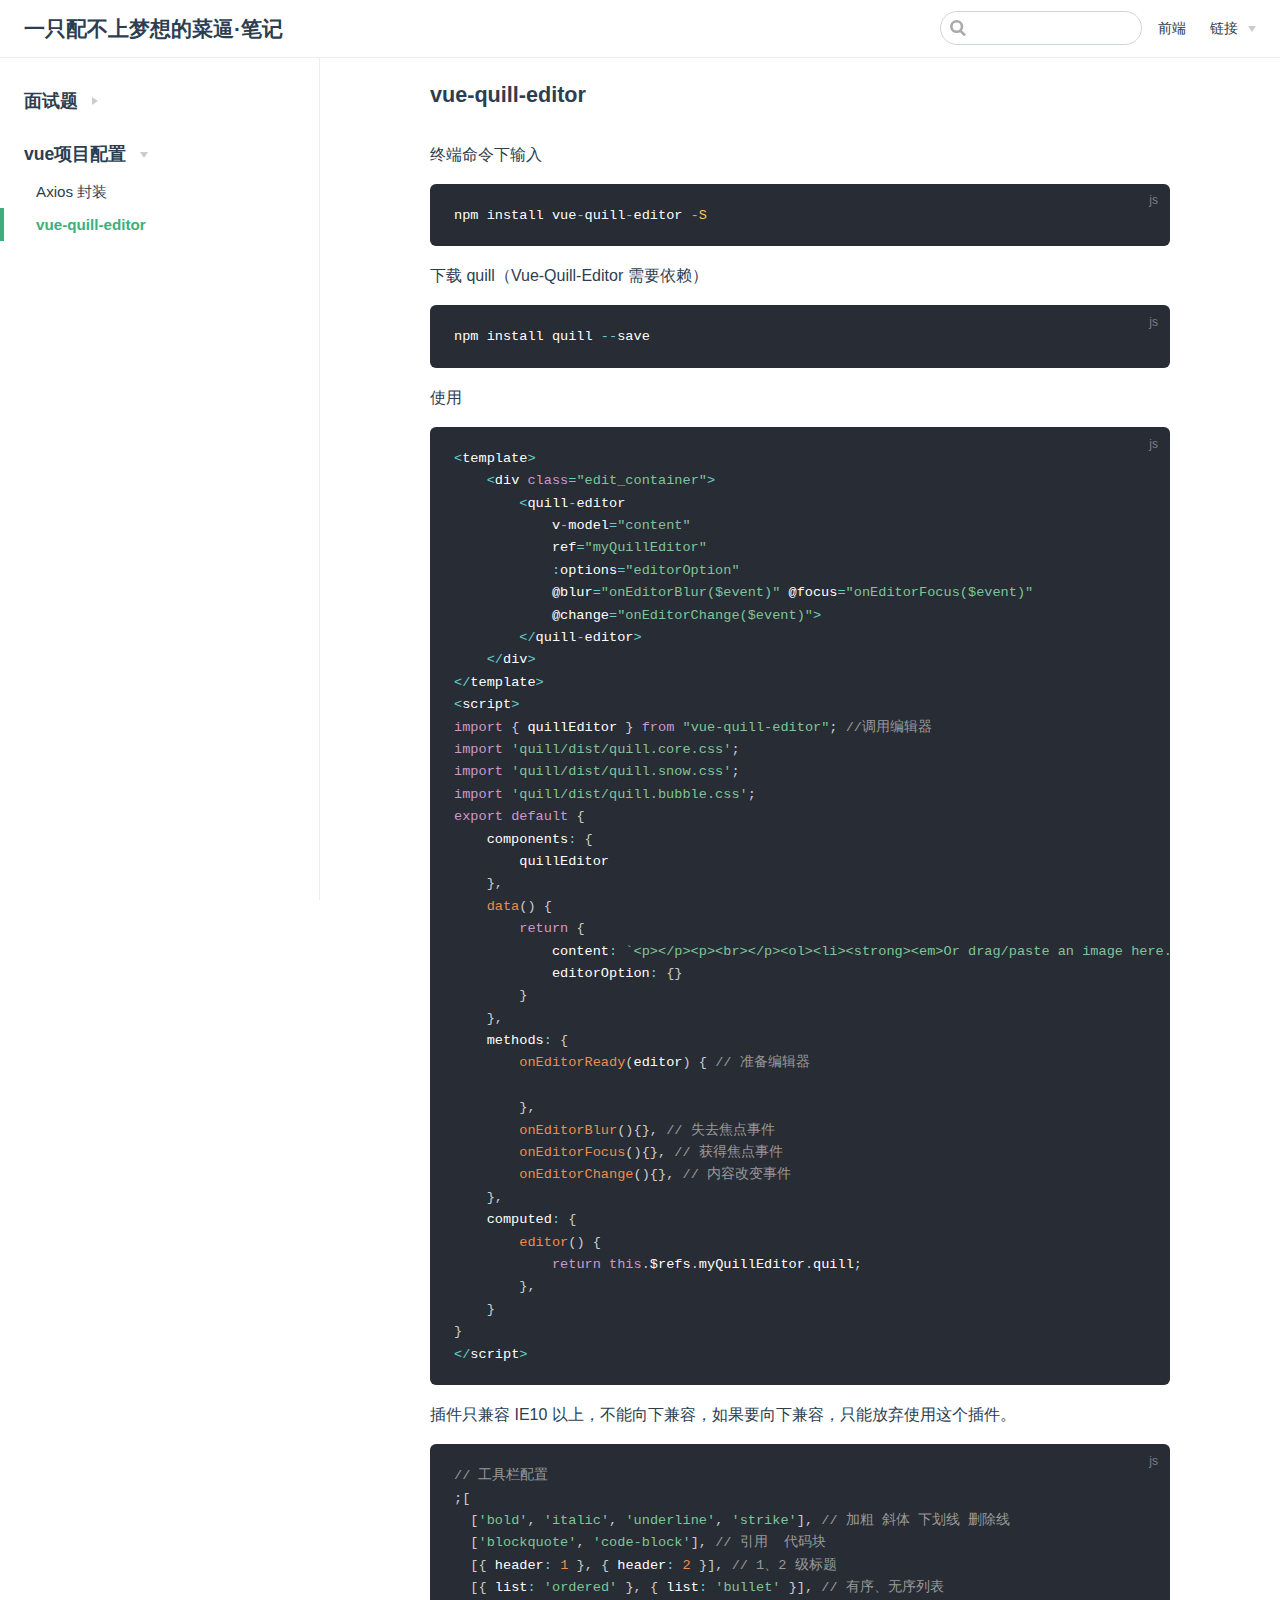
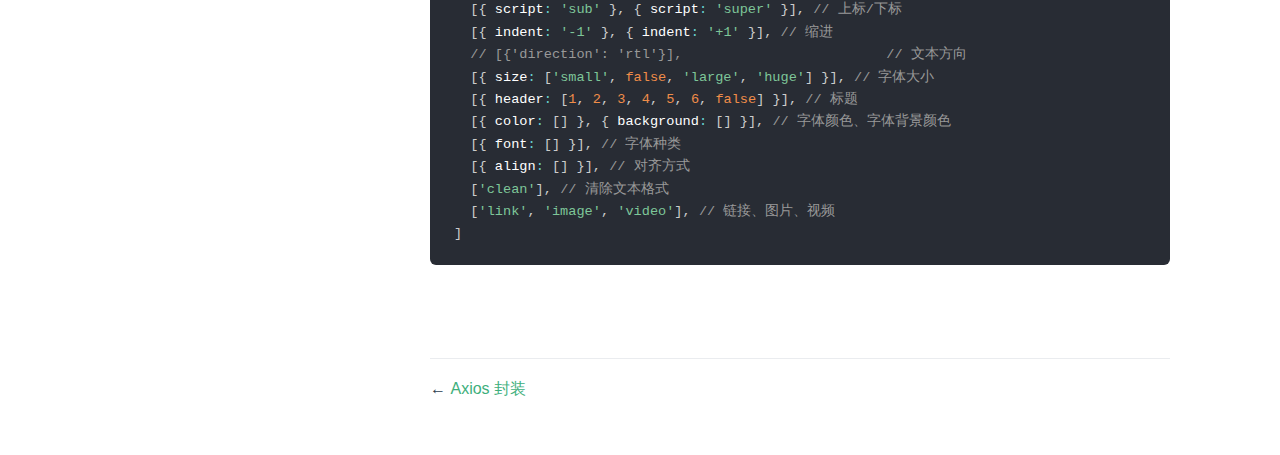
<file: frontEnd/vue 富文本编辑器.html>
<!DOCTYPE html>
<html lang="en-US">
  <head>
    <meta charset="utf-8">
    <meta name="viewport" content="width=device-width,initial-scale=1">
    <title>vue-quill-editor | 一只配不上梦想的菜逼·笔记</title>
    <meta name="description" content="人总要有梦想的，玩意实现了呢">
    <meta name="generator" content="VuePress 1.4.0">
    <link rel="icon" href="/img/logo.jpg">
    
    <link rel="preload" href="/assets/css/0.styles.e596f7bf.css" as="style"><link rel="preload" href="/assets/js/app.efa79451.js" as="script"><link rel="preload" href="/assets/js/2.7c90ab4b.js" as="script"><link rel="preload" href="/assets/js/13.5e69303e.js" as="script"><link rel="prefetch" href="/assets/js/10.2219f694.js"><link rel="prefetch" href="/assets/js/11.a12106ec.js"><link rel="prefetch" href="/assets/js/12.b31f09f5.js"><link rel="prefetch" href="/assets/js/14.cce45f6f.js"><link rel="prefetch" href="/assets/js/15.3ff80b8d.js"><link rel="prefetch" href="/assets/js/3.35fb2278.js"><link rel="prefetch" href="/assets/js/4.8bfa74c1.js"><link rel="prefetch" href="/assets/js/5.a765cbfb.js"><link rel="prefetch" href="/assets/js/6.53d2bbe6.js"><link rel="prefetch" href="/assets/js/7.6955f085.js"><link rel="prefetch" href="/assets/js/8.da83517d.js"><link rel="prefetch" href="/assets/js/9.51838be2.js">
    <link rel="stylesheet" href="/assets/css/0.styles.e596f7bf.css">
  </head>
  <body>
    <div id="app" data-server-rendered="true"><div class="theme-container"><header class="navbar"><div class="sidebar-button"><svg xmlns="http://www.w3.org/2000/svg" aria-hidden="true" role="img" viewBox="0 0 448 512" class="icon"><path fill="currentColor" d="M436 124H12c-6.627 0-12-5.373-12-12V80c0-6.627 5.373-12 12-12h424c6.627 0 12 5.373 12 12v32c0 6.627-5.373 12-12 12zm0 160H12c-6.627 0-12-5.373-12-12v-32c0-6.627 5.373-12 12-12h424c6.627 0 12 5.373 12 12v32c0 6.627-5.373 12-12 12zm0 160H12c-6.627 0-12-5.373-12-12v-32c0-6.627 5.373-12 12-12h424c6.627 0 12 5.373 12 12v32c0 6.627-5.373 12-12 12z"></path></svg></div> <a href="/" class="home-link router-link-active"><!----> <span class="site-name">一只配不上梦想的菜逼·笔记</span></a> <div class="links"><div class="search-box"><input aria-label="Search" autocomplete="off" spellcheck="false" value=""> <!----></div> <nav class="nav-links can-hide"><div class="nav-item"><a href="/frontEnd/css.html" class="nav-link">
  前端
</a></div><div class="nav-item"><div class="dropdown-wrapper"><button type="button" aria-label="链接" class="dropdown-title"><span class="title">链接</span> <span class="arrow right"></span></button> <ul class="nav-dropdown" style="display:none;"><li class="dropdown-item"><!----> <a href="https://github.com/Yj1314Mayan" target="_blank" rel="noopener noreferrer" class="nav-link external">
  github
  <svg xmlns="http://www.w3.org/2000/svg" aria-hidden="true" x="0px" y="0px" viewBox="0 0 100 100" width="15" height="15" class="icon outbound"><path fill="currentColor" d="M18.8,85.1h56l0,0c2.2,0,4-1.8,4-4v-32h-8v28h-48v-48h28v-8h-32l0,0c-2.2,0-4,1.8-4,4v56C14.8,83.3,16.6,85.1,18.8,85.1z"></path> <polygon fill="currentColor" points="45.7,48.7 51.3,54.3 77.2,28.5 77.2,37.2 85.2,37.2 85.2,14.9 62.8,14.9 62.8,22.9 71.5,22.9"></polygon></svg></a></li></ul></div></div> <!----></nav></div></header> <div class="sidebar-mask"></div> <aside class="sidebar"><nav class="nav-links"><div class="nav-item"><a href="/frontEnd/css.html" class="nav-link">
  前端
</a></div><div class="nav-item"><div class="dropdown-wrapper"><button type="button" aria-label="链接" class="dropdown-title"><span class="title">链接</span> <span class="arrow right"></span></button> <ul class="nav-dropdown" style="display:none;"><li class="dropdown-item"><!----> <a href="https://github.com/Yj1314Mayan" target="_blank" rel="noopener noreferrer" class="nav-link external">
  github
  <svg xmlns="http://www.w3.org/2000/svg" aria-hidden="true" x="0px" y="0px" viewBox="0 0 100 100" width="15" height="15" class="icon outbound"><path fill="currentColor" d="M18.8,85.1h56l0,0c2.2,0,4-1.8,4-4v-32h-8v28h-48v-48h28v-8h-32l0,0c-2.2,0-4,1.8-4,4v56C14.8,83.3,16.6,85.1,18.8,85.1z"></path> <polygon fill="currentColor" points="45.7,48.7 51.3,54.3 77.2,28.5 77.2,37.2 85.2,37.2 85.2,14.9 62.8,14.9 62.8,22.9 71.5,22.9"></polygon></svg></a></li></ul></div></div> <!----></nav>  <ul class="sidebar-links"><li><section class="sidebar-group collapsable depth-0"><p class="sidebar-heading"><span>面试题</span> <span class="arrow right"></span></p> <!----></section></li><li><section class="sidebar-group collapsable depth-0"><p class="sidebar-heading open"><span>vue项目配置</span> <span class="arrow down"></span></p> <ul class="sidebar-links sidebar-group-items"><li><a href="/frontEnd/axios.html" class="sidebar-link">Axios 封装</a></li><li><a href="/frontEnd/vue 富文本编辑器.html" class="active sidebar-link">vue-quill-editor</a><ul class="sidebar-sub-headers"></ul></li></ul></section></li></ul> </aside> <main class="page"> <div class="theme-default-content content__default"><h3 id="vue-quill-editor"><a href="#vue-quill-editor" class="header-anchor">#</a> vue-quill-editor</h3> <p>终端命令下输入</p> <div class="language-js extra-class"><pre class="language-js"><code>npm install vue<span class="token operator">-</span>quill<span class="token operator">-</span>editor <span class="token operator">-</span><span class="token constant">S</span>
</code></pre></div><p>下载 quill（Vue-Quill-Editor 需要依赖）</p> <div class="language-js extra-class"><pre class="language-js"><code>npm install quill <span class="token operator">--</span>save
</code></pre></div><p>使用</p> <div class="language-js extra-class"><pre class="language-js"><code><span class="token operator">&lt;</span>template<span class="token operator">&gt;</span>
    <span class="token operator">&lt;</span>div <span class="token keyword">class</span><span class="token operator">=</span><span class="token string">&quot;edit_container&quot;</span><span class="token operator">&gt;</span>
        <span class="token operator">&lt;</span>quill<span class="token operator">-</span>editor
            v<span class="token operator">-</span>model<span class="token operator">=</span><span class="token string">&quot;content&quot;</span>
            ref<span class="token operator">=</span><span class="token string">&quot;myQuillEditor&quot;</span>
            <span class="token operator">:</span>options<span class="token operator">=</span><span class="token string">&quot;editorOption&quot;</span>
            @blur<span class="token operator">=</span><span class="token string">&quot;onEditorBlur($event)&quot;</span> @focus<span class="token operator">=</span><span class="token string">&quot;onEditorFocus($event)&quot;</span>
            @change<span class="token operator">=</span><span class="token string">&quot;onEditorChange($event)&quot;</span><span class="token operator">&gt;</span>
        <span class="token operator">&lt;</span><span class="token operator">/</span>quill<span class="token operator">-</span>editor<span class="token operator">&gt;</span>
    <span class="token operator">&lt;</span><span class="token operator">/</span>div<span class="token operator">&gt;</span>
<span class="token operator">&lt;</span><span class="token operator">/</span>template<span class="token operator">&gt;</span>
<span class="token operator">&lt;</span>script<span class="token operator">&gt;</span>
<span class="token keyword">import</span> <span class="token punctuation">{</span> quillEditor <span class="token punctuation">}</span> <span class="token keyword">from</span> <span class="token string">&quot;vue-quill-editor&quot;</span><span class="token punctuation">;</span> <span class="token comment">//调用编辑器</span>
<span class="token keyword">import</span> <span class="token string">'quill/dist/quill.core.css'</span><span class="token punctuation">;</span>
<span class="token keyword">import</span> <span class="token string">'quill/dist/quill.snow.css'</span><span class="token punctuation">;</span>
<span class="token keyword">import</span> <span class="token string">'quill/dist/quill.bubble.css'</span><span class="token punctuation">;</span>
<span class="token keyword">export</span> <span class="token keyword">default</span> <span class="token punctuation">{</span>
    components<span class="token operator">:</span> <span class="token punctuation">{</span>
        quillEditor
    <span class="token punctuation">}</span><span class="token punctuation">,</span>
    <span class="token function">data</span><span class="token punctuation">(</span><span class="token punctuation">)</span> <span class="token punctuation">{</span>
        <span class="token keyword">return</span> <span class="token punctuation">{</span>
            content<span class="token operator">:</span> <span class="token template-string"><span class="token template-punctuation string">`</span><span class="token string">&lt;p&gt;&lt;/p&gt;&lt;p&gt;&lt;br&gt;&lt;/p&gt;&lt;ol&gt;&lt;li&gt;&lt;strong&gt;&lt;em&gt;Or drag/paste an image here.&lt;/em&gt;&lt;/strong&gt;&lt;/li&gt;&lt;li&gt;&lt;strong&gt;&lt;em&gt;rerew&lt;/em&gt;&lt;/strong&gt;&lt;/li&gt;&lt;li&gt;&lt;strong&gt;&lt;em&gt;rtrete&lt;/em&gt;&lt;/strong&gt;&lt;/li&gt;&lt;li&gt;&lt;strong&gt;&lt;em&gt;tytrytr&lt;/em&gt;&lt;/strong&gt;&lt;/li&gt;&lt;li&gt;&lt;strong&gt;&lt;em&gt;uytu&lt;/em&gt;&lt;/strong&gt;&lt;/li&gt;&lt;/ol&gt;</span><span class="token template-punctuation string">`</span></span><span class="token punctuation">,</span>
            editorOption<span class="token operator">:</span> <span class="token punctuation">{</span><span class="token punctuation">}</span>
        <span class="token punctuation">}</span>
    <span class="token punctuation">}</span><span class="token punctuation">,</span>
    methods<span class="token operator">:</span> <span class="token punctuation">{</span>
        <span class="token function">onEditorReady</span><span class="token punctuation">(</span><span class="token parameter">editor</span><span class="token punctuation">)</span> <span class="token punctuation">{</span> <span class="token comment">// 准备编辑器</span>

        <span class="token punctuation">}</span><span class="token punctuation">,</span>
        <span class="token function">onEditorBlur</span><span class="token punctuation">(</span><span class="token punctuation">)</span><span class="token punctuation">{</span><span class="token punctuation">}</span><span class="token punctuation">,</span> <span class="token comment">// 失去焦点事件</span>
        <span class="token function">onEditorFocus</span><span class="token punctuation">(</span><span class="token punctuation">)</span><span class="token punctuation">{</span><span class="token punctuation">}</span><span class="token punctuation">,</span> <span class="token comment">// 获得焦点事件</span>
        <span class="token function">onEditorChange</span><span class="token punctuation">(</span><span class="token punctuation">)</span><span class="token punctuation">{</span><span class="token punctuation">}</span><span class="token punctuation">,</span> <span class="token comment">// 内容改变事件</span>
    <span class="token punctuation">}</span><span class="token punctuation">,</span>
    computed<span class="token operator">:</span> <span class="token punctuation">{</span>
        <span class="token function">editor</span><span class="token punctuation">(</span><span class="token punctuation">)</span> <span class="token punctuation">{</span>
            <span class="token keyword">return</span> <span class="token keyword">this</span><span class="token punctuation">.</span>$refs<span class="token punctuation">.</span>myQuillEditor<span class="token punctuation">.</span>quill<span class="token punctuation">;</span>
        <span class="token punctuation">}</span><span class="token punctuation">,</span>
    <span class="token punctuation">}</span>
<span class="token punctuation">}</span>
<span class="token operator">&lt;</span><span class="token operator">/</span>script<span class="token operator">&gt;</span>
</code></pre></div><p>插件只兼容 IE10 以上，不能向下兼容，如果要向下兼容，只能放弃使用这个插件。</p> <div class="language-js extra-class"><pre class="language-js"><code><span class="token comment">// 工具栏配置</span>
<span class="token punctuation">;</span><span class="token punctuation">[</span>
  <span class="token punctuation">[</span><span class="token string">'bold'</span><span class="token punctuation">,</span> <span class="token string">'italic'</span><span class="token punctuation">,</span> <span class="token string">'underline'</span><span class="token punctuation">,</span> <span class="token string">'strike'</span><span class="token punctuation">]</span><span class="token punctuation">,</span> <span class="token comment">// 加粗 斜体 下划线 删除线</span>
  <span class="token punctuation">[</span><span class="token string">'blockquote'</span><span class="token punctuation">,</span> <span class="token string">'code-block'</span><span class="token punctuation">]</span><span class="token punctuation">,</span> <span class="token comment">// 引用  代码块</span>
  <span class="token punctuation">[</span><span class="token punctuation">{</span> header<span class="token operator">:</span> <span class="token number">1</span> <span class="token punctuation">}</span><span class="token punctuation">,</span> <span class="token punctuation">{</span> header<span class="token operator">:</span> <span class="token number">2</span> <span class="token punctuation">}</span><span class="token punctuation">]</span><span class="token punctuation">,</span> <span class="token comment">// 1、2 级标题</span>
  <span class="token punctuation">[</span><span class="token punctuation">{</span> list<span class="token operator">:</span> <span class="token string">'ordered'</span> <span class="token punctuation">}</span><span class="token punctuation">,</span> <span class="token punctuation">{</span> list<span class="token operator">:</span> <span class="token string">'bullet'</span> <span class="token punctuation">}</span><span class="token punctuation">]</span><span class="token punctuation">,</span> <span class="token comment">// 有序、无序列表</span>
  <span class="token punctuation">[</span><span class="token punctuation">{</span> script<span class="token operator">:</span> <span class="token string">'sub'</span> <span class="token punctuation">}</span><span class="token punctuation">,</span> <span class="token punctuation">{</span> script<span class="token operator">:</span> <span class="token string">'super'</span> <span class="token punctuation">}</span><span class="token punctuation">]</span><span class="token punctuation">,</span> <span class="token comment">// 上标/下标</span>
  <span class="token punctuation">[</span><span class="token punctuation">{</span> indent<span class="token operator">:</span> <span class="token string">'-1'</span> <span class="token punctuation">}</span><span class="token punctuation">,</span> <span class="token punctuation">{</span> indent<span class="token operator">:</span> <span class="token string">'+1'</span> <span class="token punctuation">}</span><span class="token punctuation">]</span><span class="token punctuation">,</span> <span class="token comment">// 缩进</span>
  <span class="token comment">// [{'direction': 'rtl'}],                         // 文本方向</span>
  <span class="token punctuation">[</span><span class="token punctuation">{</span> size<span class="token operator">:</span> <span class="token punctuation">[</span><span class="token string">'small'</span><span class="token punctuation">,</span> <span class="token boolean">false</span><span class="token punctuation">,</span> <span class="token string">'large'</span><span class="token punctuation">,</span> <span class="token string">'huge'</span><span class="token punctuation">]</span> <span class="token punctuation">}</span><span class="token punctuation">]</span><span class="token punctuation">,</span> <span class="token comment">// 字体大小</span>
  <span class="token punctuation">[</span><span class="token punctuation">{</span> header<span class="token operator">:</span> <span class="token punctuation">[</span><span class="token number">1</span><span class="token punctuation">,</span> <span class="token number">2</span><span class="token punctuation">,</span> <span class="token number">3</span><span class="token punctuation">,</span> <span class="token number">4</span><span class="token punctuation">,</span> <span class="token number">5</span><span class="token punctuation">,</span> <span class="token number">6</span><span class="token punctuation">,</span> <span class="token boolean">false</span><span class="token punctuation">]</span> <span class="token punctuation">}</span><span class="token punctuation">]</span><span class="token punctuation">,</span> <span class="token comment">// 标题</span>
  <span class="token punctuation">[</span><span class="token punctuation">{</span> color<span class="token operator">:</span> <span class="token punctuation">[</span><span class="token punctuation">]</span> <span class="token punctuation">}</span><span class="token punctuation">,</span> <span class="token punctuation">{</span> background<span class="token operator">:</span> <span class="token punctuation">[</span><span class="token punctuation">]</span> <span class="token punctuation">}</span><span class="token punctuation">]</span><span class="token punctuation">,</span> <span class="token comment">// 字体颜色、字体背景颜色</span>
  <span class="token punctuation">[</span><span class="token punctuation">{</span> font<span class="token operator">:</span> <span class="token punctuation">[</span><span class="token punctuation">]</span> <span class="token punctuation">}</span><span class="token punctuation">]</span><span class="token punctuation">,</span> <span class="token comment">// 字体种类</span>
  <span class="token punctuation">[</span><span class="token punctuation">{</span> align<span class="token operator">:</span> <span class="token punctuation">[</span><span class="token punctuation">]</span> <span class="token punctuation">}</span><span class="token punctuation">]</span><span class="token punctuation">,</span> <span class="token comment">// 对齐方式</span>
  <span class="token punctuation">[</span><span class="token string">'clean'</span><span class="token punctuation">]</span><span class="token punctuation">,</span> <span class="token comment">// 清除文本格式</span>
  <span class="token punctuation">[</span><span class="token string">'link'</span><span class="token punctuation">,</span> <span class="token string">'image'</span><span class="token punctuation">,</span> <span class="token string">'video'</span><span class="token punctuation">]</span><span class="token punctuation">,</span> <span class="token comment">// 链接、图片、视频</span>
<span class="token punctuation">]</span>
</code></pre></div></div> <footer class="page-edit"><!----> <!----></footer> <div class="page-nav"><p class="inner"><span class="prev">
      ←
      <a href="/frontEnd/axios.html" class="prev">
        Axios 封装
      </a></span> <!----></p></div> </main></div><div class="global-ui"></div></div>
    <script src="/assets/js/app.efa79451.js" defer></script><script src="/assets/js/2.7c90ab4b.js" defer></script><script src="/assets/js/13.5e69303e.js" defer></script>
  </body>
</html>
</file>
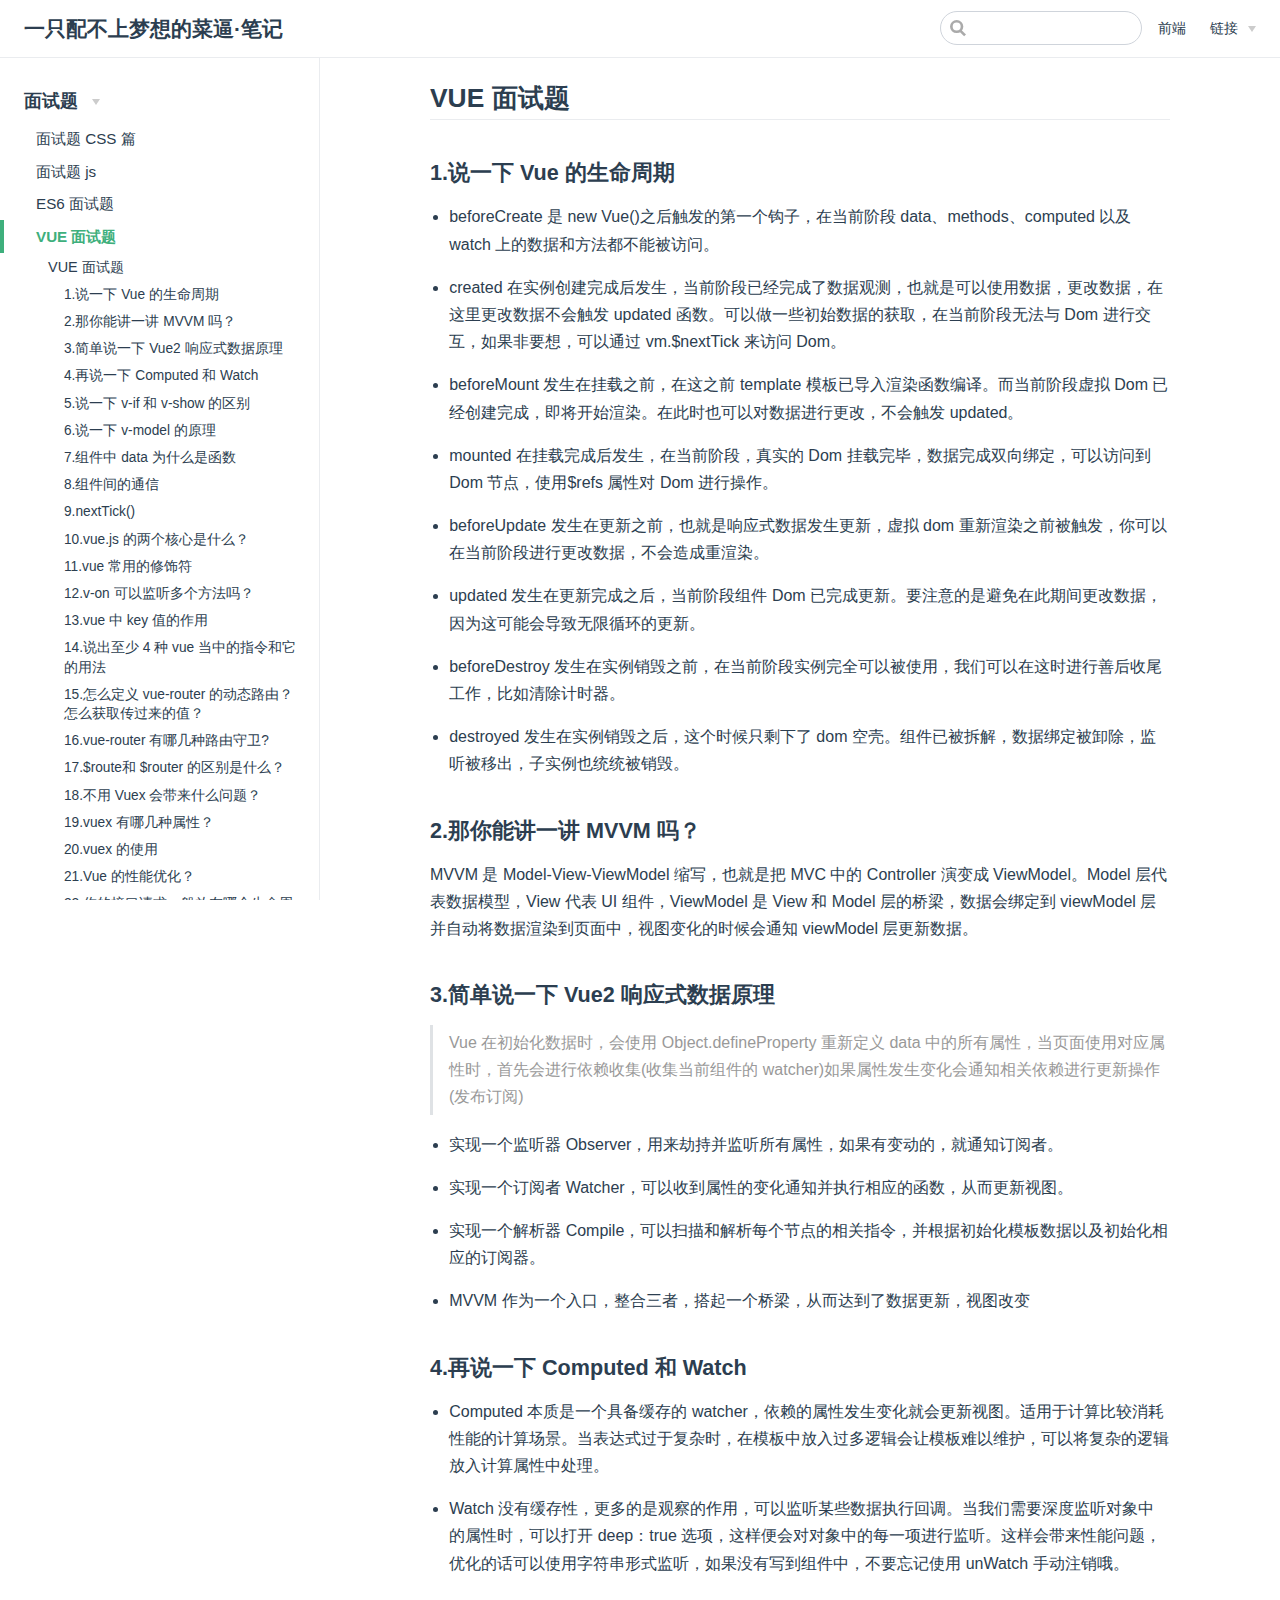
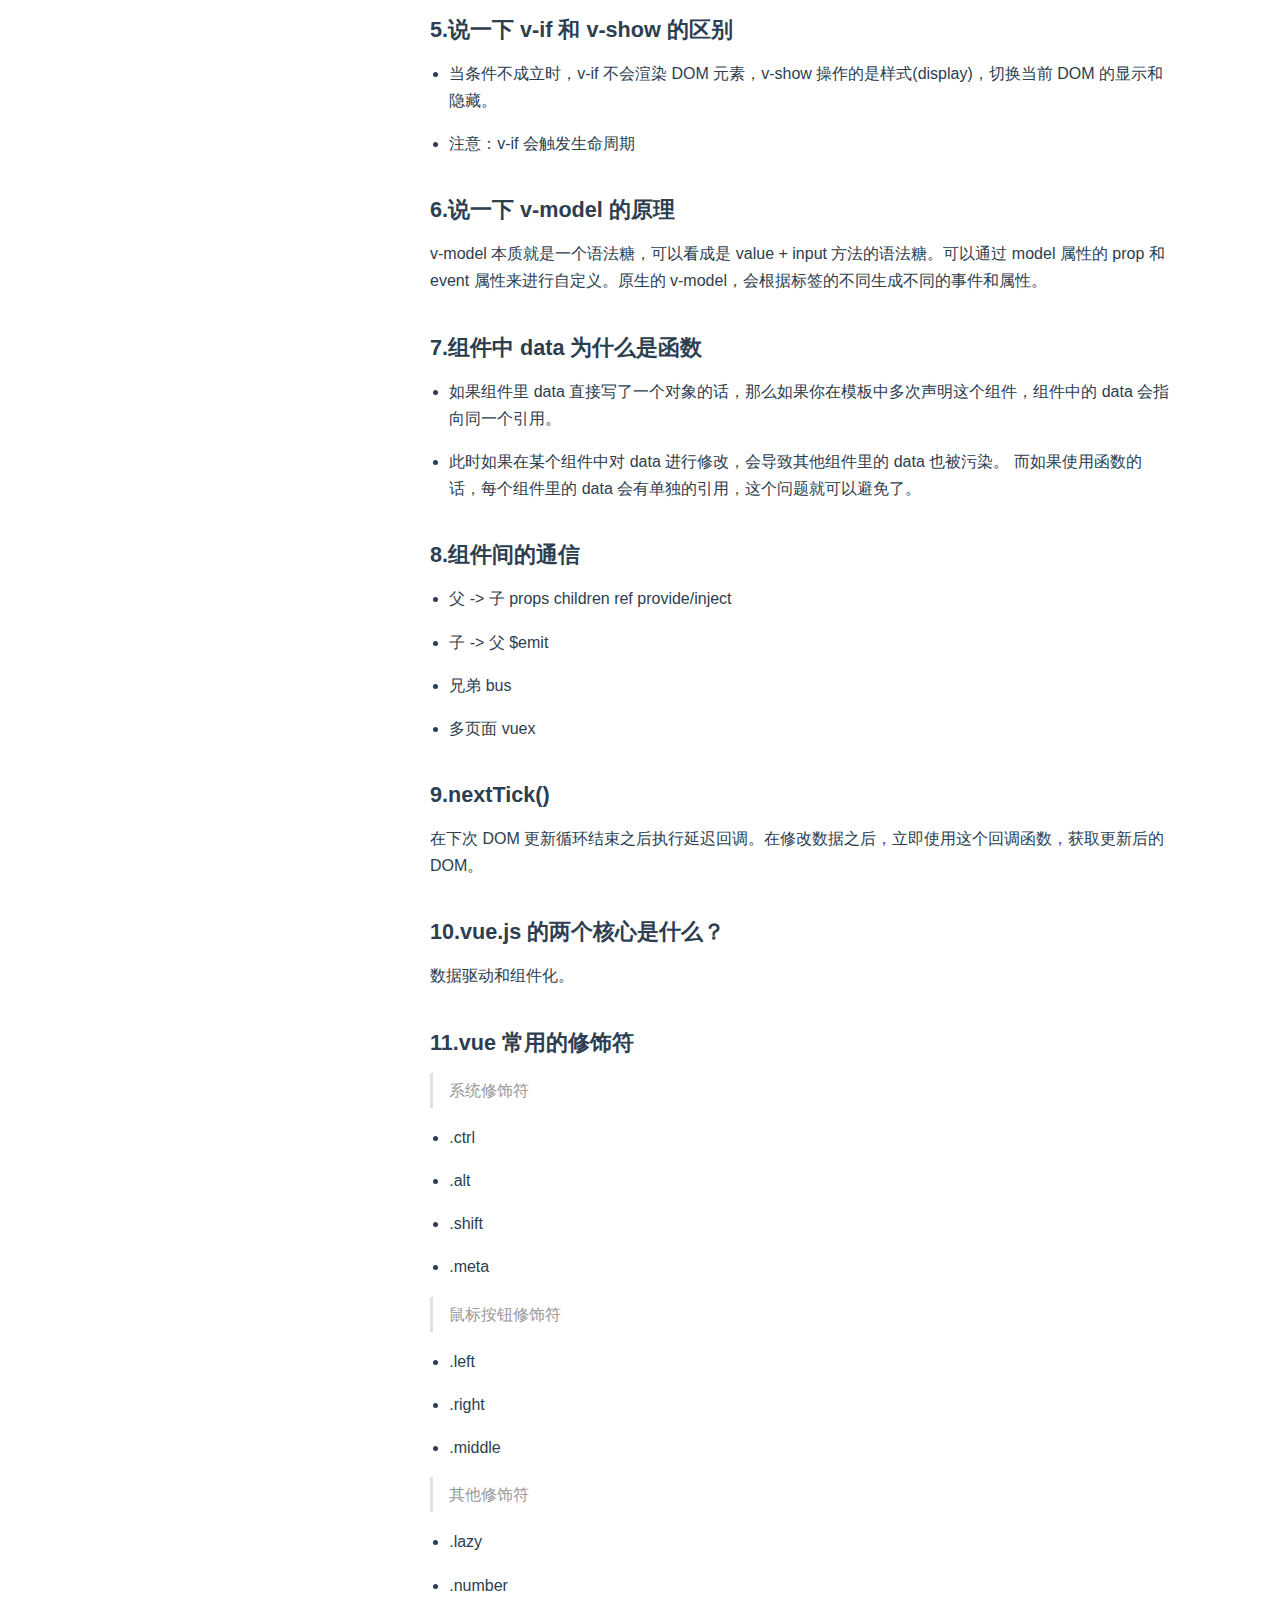
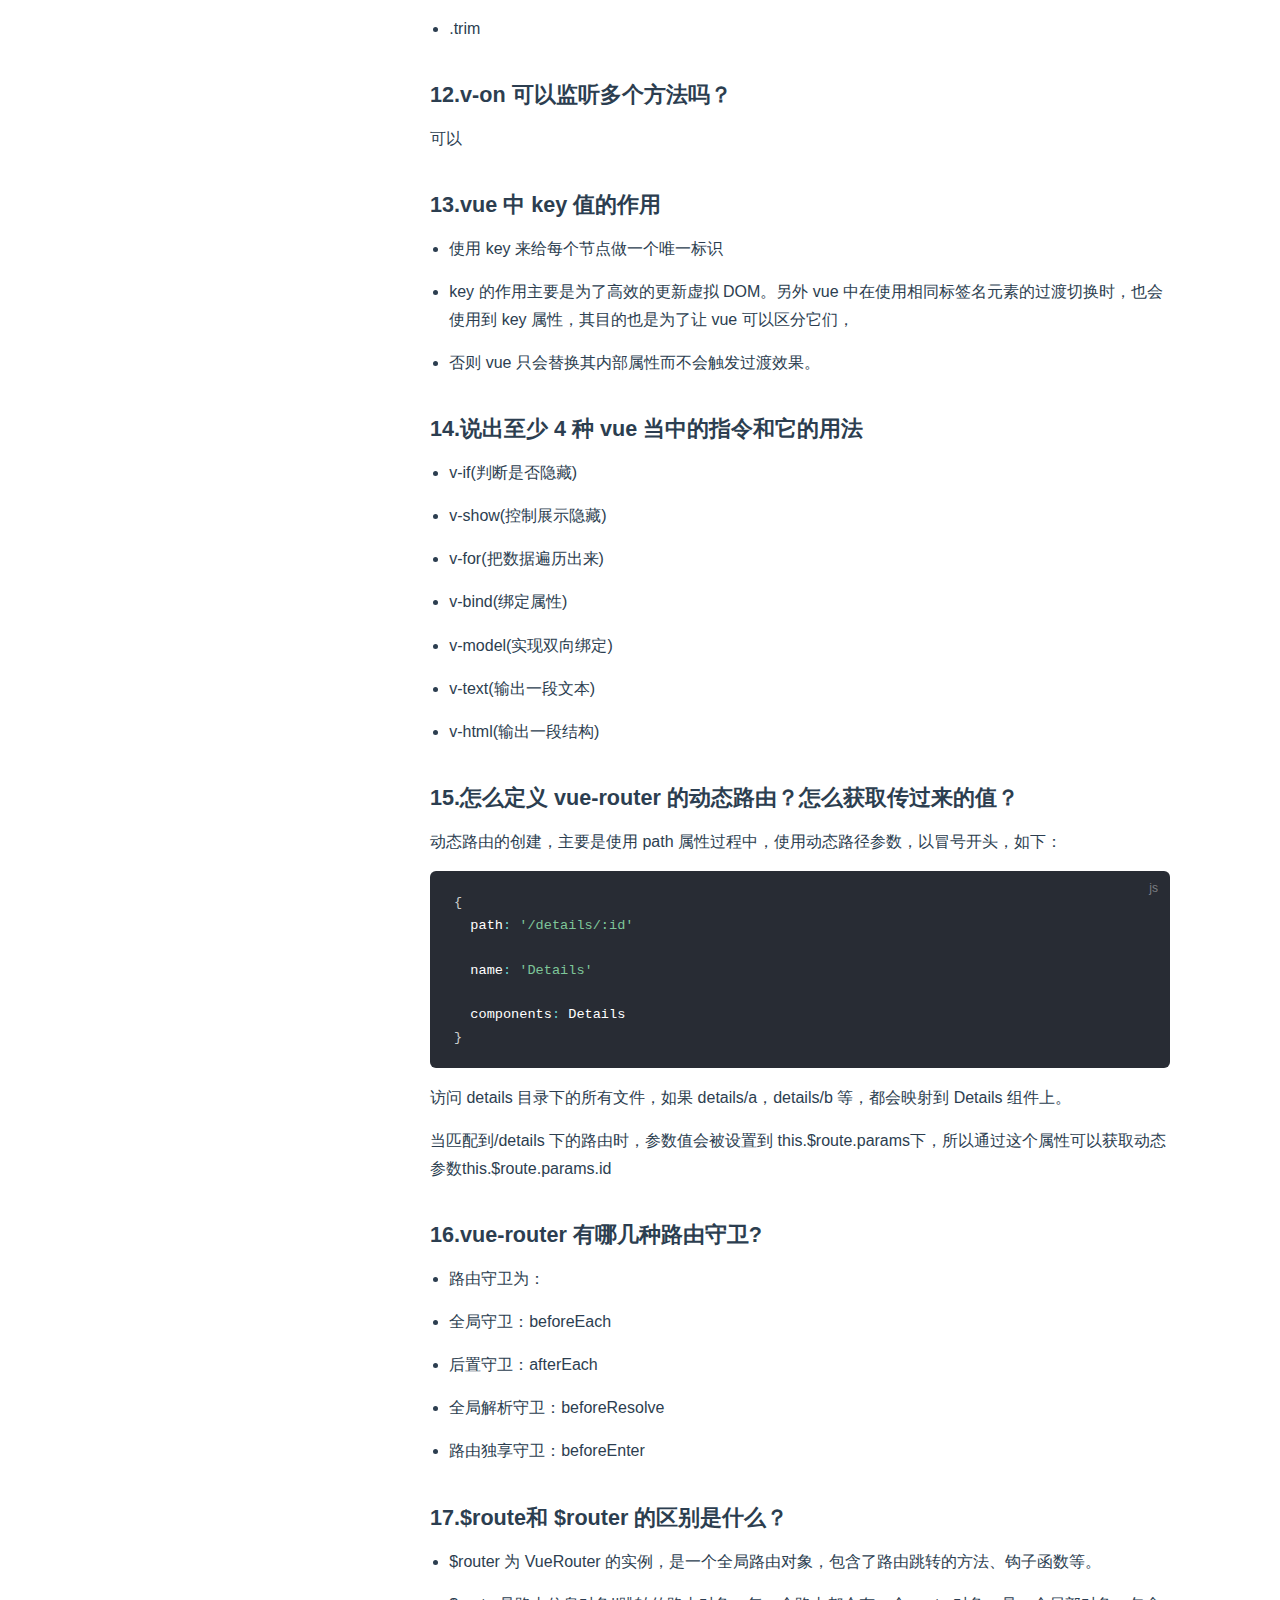
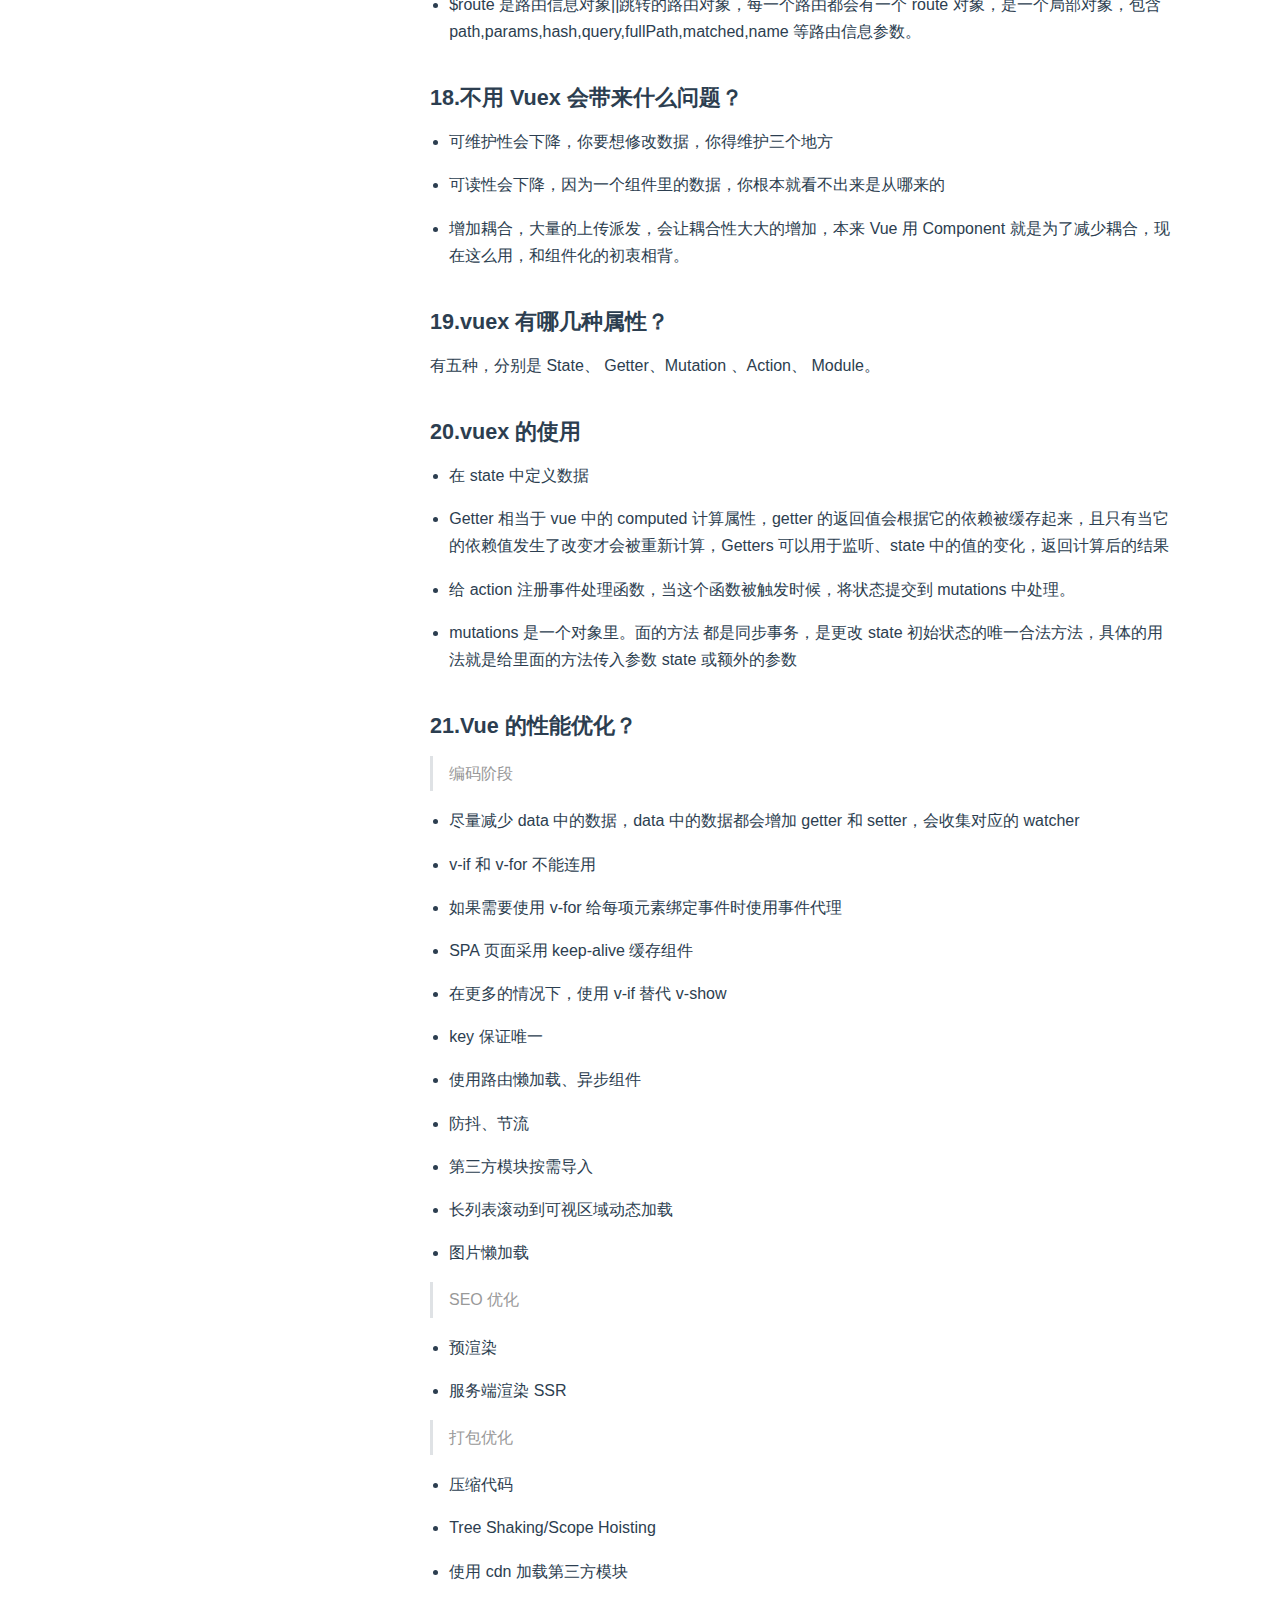
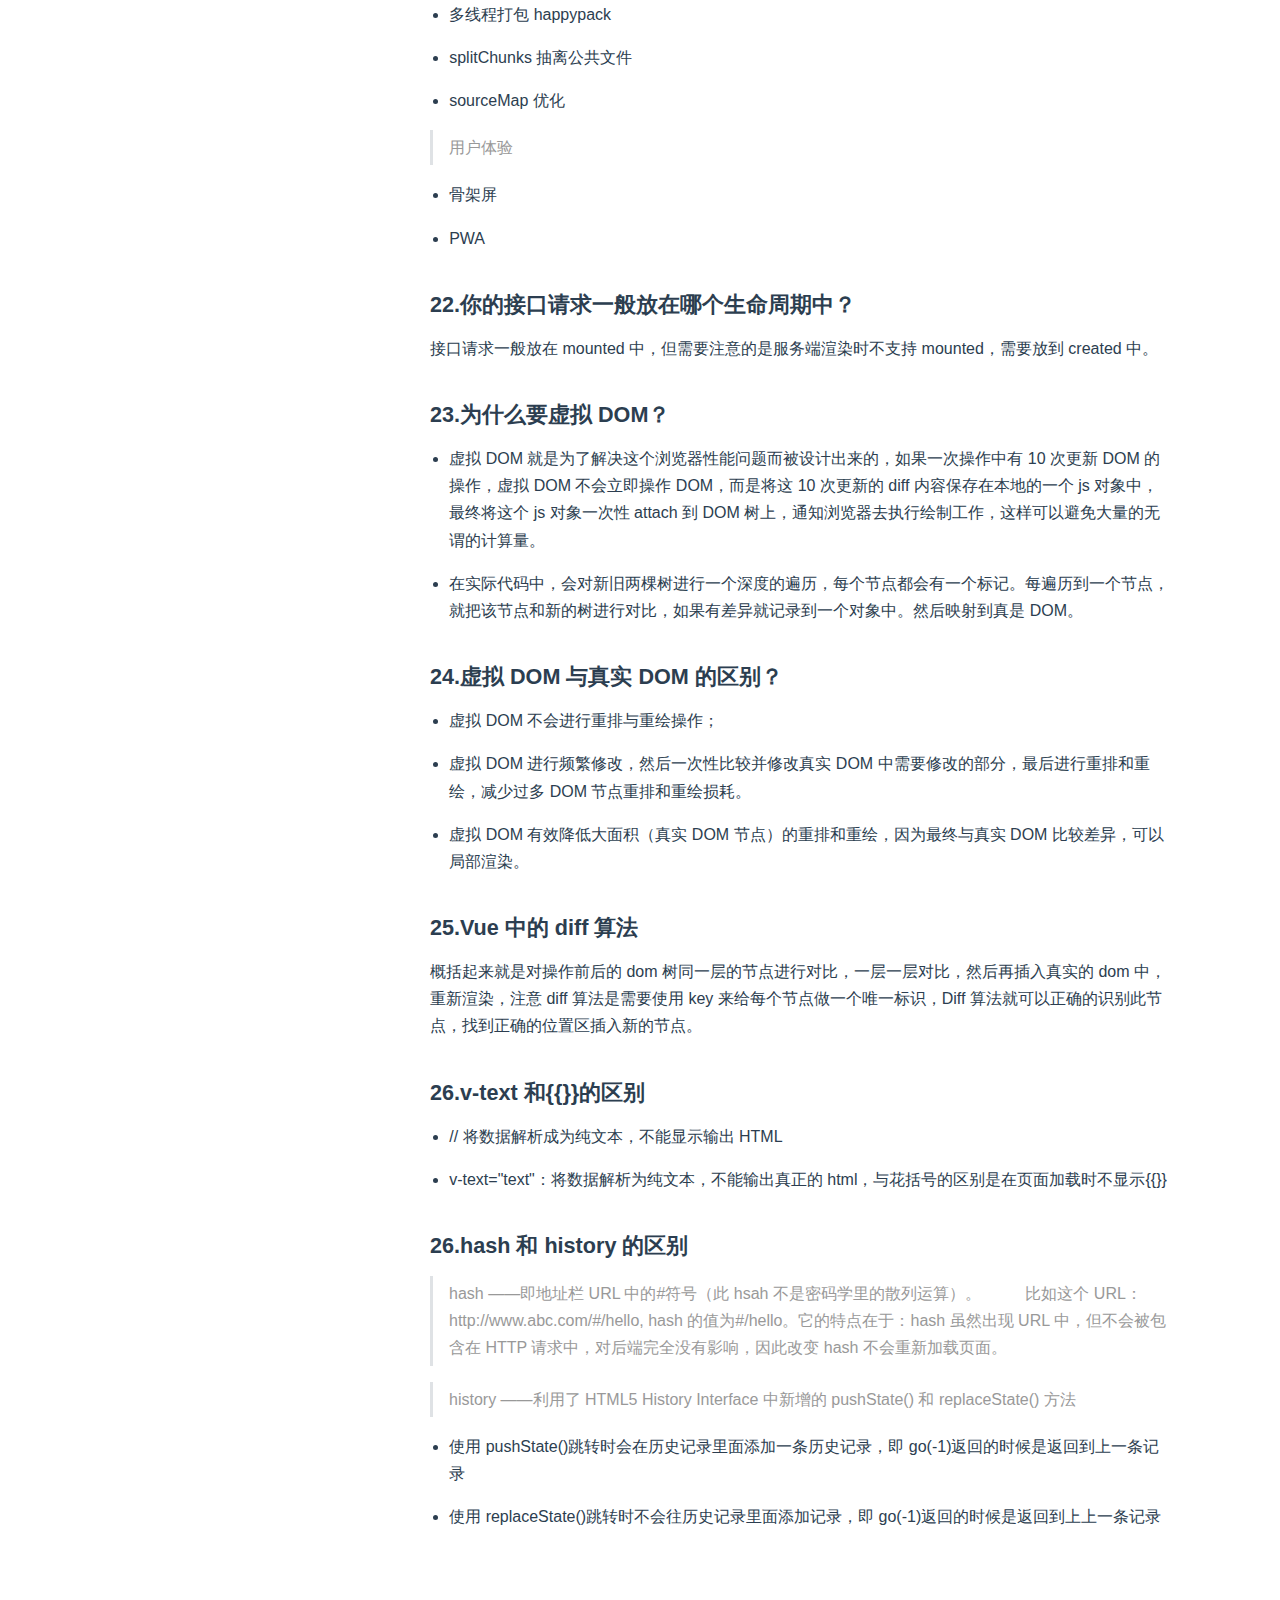
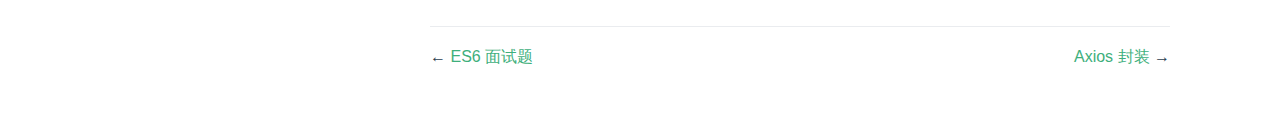
<file: frontEnd/vue.html>
<!DOCTYPE html>
<html lang="en-US">
  <head>
    <meta charset="utf-8">
    <meta name="viewport" content="width=device-width,initial-scale=1">
    <title>VUE 面试题 | 一只配不上梦想的菜逼·笔记</title>
    <meta name="description" content="人总要有梦想的，玩意实现了呢">
    <meta name="generator" content="VuePress 1.4.0">
    <link rel="icon" href="/img/logo.jpg">
    
    <link rel="preload" href="/assets/css/0.styles.e596f7bf.css" as="style"><link rel="preload" href="/assets/js/app.efa79451.js" as="script"><link rel="preload" href="/assets/js/2.7c90ab4b.js" as="script"><link rel="preload" href="/assets/js/14.cce45f6f.js" as="script"><link rel="prefetch" href="/assets/js/10.2219f694.js"><link rel="prefetch" href="/assets/js/11.a12106ec.js"><link rel="prefetch" href="/assets/js/12.b31f09f5.js"><link rel="prefetch" href="/assets/js/13.5e69303e.js"><link rel="prefetch" href="/assets/js/15.3ff80b8d.js"><link rel="prefetch" href="/assets/js/3.35fb2278.js"><link rel="prefetch" href="/assets/js/4.8bfa74c1.js"><link rel="prefetch" href="/assets/js/5.a765cbfb.js"><link rel="prefetch" href="/assets/js/6.53d2bbe6.js"><link rel="prefetch" href="/assets/js/7.6955f085.js"><link rel="prefetch" href="/assets/js/8.da83517d.js"><link rel="prefetch" href="/assets/js/9.51838be2.js">
    <link rel="stylesheet" href="/assets/css/0.styles.e596f7bf.css">
  </head>
  <body>
    <div id="app" data-server-rendered="true"><div class="theme-container"><header class="navbar"><div class="sidebar-button"><svg xmlns="http://www.w3.org/2000/svg" aria-hidden="true" role="img" viewBox="0 0 448 512" class="icon"><path fill="currentColor" d="M436 124H12c-6.627 0-12-5.373-12-12V80c0-6.627 5.373-12 12-12h424c6.627 0 12 5.373 12 12v32c0 6.627-5.373 12-12 12zm0 160H12c-6.627 0-12-5.373-12-12v-32c0-6.627 5.373-12 12-12h424c6.627 0 12 5.373 12 12v32c0 6.627-5.373 12-12 12zm0 160H12c-6.627 0-12-5.373-12-12v-32c0-6.627 5.373-12 12-12h424c6.627 0 12 5.373 12 12v32c0 6.627-5.373 12-12 12z"></path></svg></div> <a href="/" class="home-link router-link-active"><!----> <span class="site-name">一只配不上梦想的菜逼·笔记</span></a> <div class="links"><div class="search-box"><input aria-label="Search" autocomplete="off" spellcheck="false" value=""> <!----></div> <nav class="nav-links can-hide"><div class="nav-item"><a href="/frontEnd/css.html" class="nav-link">
  前端
</a></div><div class="nav-item"><div class="dropdown-wrapper"><button type="button" aria-label="链接" class="dropdown-title"><span class="title">链接</span> <span class="arrow right"></span></button> <ul class="nav-dropdown" style="display:none;"><li class="dropdown-item"><!----> <a href="https://github.com/Yj1314Mayan" target="_blank" rel="noopener noreferrer" class="nav-link external">
  github
  <svg xmlns="http://www.w3.org/2000/svg" aria-hidden="true" x="0px" y="0px" viewBox="0 0 100 100" width="15" height="15" class="icon outbound"><path fill="currentColor" d="M18.8,85.1h56l0,0c2.2,0,4-1.8,4-4v-32h-8v28h-48v-48h28v-8h-32l0,0c-2.2,0-4,1.8-4,4v56C14.8,83.3,16.6,85.1,18.8,85.1z"></path> <polygon fill="currentColor" points="45.7,48.7 51.3,54.3 77.2,28.5 77.2,37.2 85.2,37.2 85.2,14.9 62.8,14.9 62.8,22.9 71.5,22.9"></polygon></svg></a></li></ul></div></div> <!----></nav></div></header> <div class="sidebar-mask"></div> <aside class="sidebar"><nav class="nav-links"><div class="nav-item"><a href="/frontEnd/css.html" class="nav-link">
  前端
</a></div><div class="nav-item"><div class="dropdown-wrapper"><button type="button" aria-label="链接" class="dropdown-title"><span class="title">链接</span> <span class="arrow right"></span></button> <ul class="nav-dropdown" style="display:none;"><li class="dropdown-item"><!----> <a href="https://github.com/Yj1314Mayan" target="_blank" rel="noopener noreferrer" class="nav-link external">
  github
  <svg xmlns="http://www.w3.org/2000/svg" aria-hidden="true" x="0px" y="0px" viewBox="0 0 100 100" width="15" height="15" class="icon outbound"><path fill="currentColor" d="M18.8,85.1h56l0,0c2.2,0,4-1.8,4-4v-32h-8v28h-48v-48h28v-8h-32l0,0c-2.2,0-4,1.8-4,4v56C14.8,83.3,16.6,85.1,18.8,85.1z"></path> <polygon fill="currentColor" points="45.7,48.7 51.3,54.3 77.2,28.5 77.2,37.2 85.2,37.2 85.2,14.9 62.8,14.9 62.8,22.9 71.5,22.9"></polygon></svg></a></li></ul></div></div> <!----></nav>  <ul class="sidebar-links"><li><section class="sidebar-group collapsable depth-0"><p class="sidebar-heading open"><span>面试题</span> <span class="arrow down"></span></p> <ul class="sidebar-links sidebar-group-items"><li><a href="/frontEnd/css.html" class="sidebar-link">面试题 CSS 篇</a></li><li><a href="/frontEnd/js.html" class="sidebar-link">面试题 js</a></li><li><a href="/frontEnd/es6.html" class="sidebar-link">ES6 面试题</a></li><li><a href="/frontEnd/vue.html" class="active sidebar-link">VUE 面试题</a><ul class="sidebar-sub-headers"><li class="sidebar-sub-header"><a href="/frontEnd/vue.html#vue-面试题" class="sidebar-link">VUE 面试题</a><ul class="sidebar-sub-headers"><li class="sidebar-sub-header"><a href="/frontEnd/vue.html#_1-说一下-vue-的生命周期" class="sidebar-link">1.说一下 Vue 的生命周期</a></li><li class="sidebar-sub-header"><a href="/frontEnd/vue.html#_2-那你能讲一讲-mvvm-吗？" class="sidebar-link">2.那你能讲一讲 MVVM 吗？</a></li><li class="sidebar-sub-header"><a href="/frontEnd/vue.html#_3-简单说一下-vue2-响应式数据原理" class="sidebar-link">3.简单说一下 Vue2 响应式数据原理</a></li><li class="sidebar-sub-header"><a href="/frontEnd/vue.html#_4-再说一下-computed-和-watch" class="sidebar-link">4.再说一下 Computed 和 Watch</a></li><li class="sidebar-sub-header"><a href="/frontEnd/vue.html#_5-说一下-v-if-和-v-show-的区别" class="sidebar-link">5.说一下 v-if 和 v-show 的区别</a></li><li class="sidebar-sub-header"><a href="/frontEnd/vue.html#_6-说一下-v-model-的原理" class="sidebar-link">6.说一下 v-model 的原理</a></li><li class="sidebar-sub-header"><a href="/frontEnd/vue.html#_7-组件中-data-为什么是函数" class="sidebar-link">7.组件中 data 为什么是函数</a></li><li class="sidebar-sub-header"><a href="/frontEnd/vue.html#_8-组件间的通信" class="sidebar-link">8.组件间的通信</a></li><li class="sidebar-sub-header"><a href="/frontEnd/vue.html#_9-nexttick" class="sidebar-link">9.nextTick()</a></li><li class="sidebar-sub-header"><a href="/frontEnd/vue.html#_10-vue-js-的两个核心是什么？" class="sidebar-link">10.vue.js 的两个核心是什么？</a></li><li class="sidebar-sub-header"><a href="/frontEnd/vue.html#_11-vue-常用的修饰符" class="sidebar-link">11.vue 常用的修饰符</a></li><li class="sidebar-sub-header"><a href="/frontEnd/vue.html#_12-v-on-可以监听多个方法吗？" class="sidebar-link">12.v-on 可以监听多个方法吗？</a></li><li class="sidebar-sub-header"><a href="/frontEnd/vue.html#_13-vue-中-key-值的作用" class="sidebar-link">13.vue 中 key 值的作用</a></li><li class="sidebar-sub-header"><a href="/frontEnd/vue.html#_14-说出至少-4-种-vue-当中的指令和它的用法" class="sidebar-link">14.说出至少 4 种 vue 当中的指令和它的用法</a></li><li class="sidebar-sub-header"><a href="/frontEnd/vue.html#_15-怎么定义-vue-router-的动态路由？怎么获取传过来的值？" class="sidebar-link">15.怎么定义 vue-router 的动态路由？怎么获取传过来的值？</a></li><li class="sidebar-sub-header"><a href="/frontEnd/vue.html#_16-vue-router-有哪几种路由守卫" class="sidebar-link">16.vue-router 有哪几种路由守卫?</a></li><li class="sidebar-sub-header"><a href="/frontEnd/vue.html#_17-route和-router-的区别是什么？" class="sidebar-link">17.$route和 $router 的区别是什么？</a></li><li class="sidebar-sub-header"><a href="/frontEnd/vue.html#_18-不用-vuex-会带来什么问题？" class="sidebar-link">18.不用 Vuex 会带来什么问题？</a></li><li class="sidebar-sub-header"><a href="/frontEnd/vue.html#_19-vuex-有哪几种属性？" class="sidebar-link">19.vuex 有哪几种属性？</a></li><li class="sidebar-sub-header"><a href="/frontEnd/vue.html#_20-vuex-的使用" class="sidebar-link">20.vuex 的使用</a></li><li class="sidebar-sub-header"><a href="/frontEnd/vue.html#_21-vue-的性能优化？" class="sidebar-link">21.Vue 的性能优化？</a></li><li class="sidebar-sub-header"><a href="/frontEnd/vue.html#_22-你的接口请求一般放在哪个生命周期中？" class="sidebar-link">22.你的接口请求一般放在哪个生命周期中？</a></li><li class="sidebar-sub-header"><a href="/frontEnd/vue.html#_23-为什么要虚拟-dom？" class="sidebar-link">23.为什么要虚拟 DOM？</a></li><li class="sidebar-sub-header"><a href="/frontEnd/vue.html#_24-虚拟-dom-与真实-dom-的区别？" class="sidebar-link">24.虚拟 DOM 与真实 DOM 的区别？</a></li><li class="sidebar-sub-header"><a href="/frontEnd/vue.html#_25-vue-中的-diff-算法" class="sidebar-link">25.Vue 中的 diff 算法</a></li><li class="sidebar-sub-header"><a href="/frontEnd/vue.html#_26-v-text-和-的区别" class="sidebar-link">26.v-text 和{{}}的区别</a></li><li class="sidebar-sub-header"><a href="/frontEnd/vue.html#_26-hash-和-history-的区别" class="sidebar-link">26.hash 和 history 的区别</a></li></ul></li></ul></li></ul></section></li><li><section class="sidebar-group collapsable depth-0"><p class="sidebar-heading"><span>vue项目配置</span> <span class="arrow right"></span></p> <!----></section></li></ul> </aside> <main class="page"> <div class="theme-default-content content__default"><h2 id="vue-面试题"><a href="#vue-面试题" class="header-anchor">#</a> VUE 面试题</h2> <h3 id="_1-说一下-vue-的生命周期"><a href="#_1-说一下-vue-的生命周期" class="header-anchor">#</a> 1.说一下 Vue 的生命周期</h3> <ul><li><p>beforeCreate 是 new Vue()之后触发的第一个钩子，在当前阶段 data、methods、computed 以及 watch 上的数据和方法都不能被访问。</p></li> <li><p>created 在实例创建完成后发生，当前阶段已经完成了数据观测，也就是可以使用数据，更改数据，在这里更改数据不会触发 updated 函数。可以做一些初始数据的获取，在当前阶段无法与 Dom 进行交互，如果非要想，可以通过 vm.$nextTick 来访问 Dom。</p></li> <li><p>beforeMount 发生在挂载之前，在这之前 template 模板已导入渲染函数编译。而当前阶段虚拟 Dom 已经创建完成，即将开始渲染。在此时也可以对数据进行更改，不会触发 updated。</p></li> <li><p>mounted 在挂载完成后发生，在当前阶段，真实的 Dom 挂载完毕，数据完成双向绑定，可以访问到 Dom 节点，使用$refs 属性对 Dom 进行操作。</p></li> <li><p>beforeUpdate 发生在更新之前，也就是响应式数据发生更新，虚拟 dom 重新渲染之前被触发，你可以在当前阶段进行更改数据，不会造成重渲染。</p></li> <li><p>updated 发生在更新完成之后，当前阶段组件 Dom 已完成更新。要注意的是避免在此期间更改数据，因为这可能会导致无限循环的更新。</p></li> <li><p>beforeDestroy 发生在实例销毁之前，在当前阶段实例完全可以被使用，我们可以在这时进行善后收尾工作，比如清除计时器。</p></li> <li><p>destroyed 发生在实例销毁之后，这个时候只剩下了 dom 空壳。组件已被拆解，数据绑定被卸除，监听被移出，子实例也统统被销毁。</p></li></ul> <h3 id="_2-那你能讲一讲-mvvm-吗？"><a href="#_2-那你能讲一讲-mvvm-吗？" class="header-anchor">#</a> 2.那你能讲一讲 MVVM 吗？</h3> <p>MVVM 是 Model-View-ViewModel 缩写，也就是把 MVC 中的 Controller 演变成 ViewModel。Model 层代表数据模型，View 代表 UI 组件，ViewModel 是 View 和 Model 层的桥梁，数据会绑定到 viewModel 层并自动将数据渲染到页面中，视图变化的时候会通知 viewModel 层更新数据。</p> <h3 id="_3-简单说一下-vue2-响应式数据原理"><a href="#_3-简单说一下-vue2-响应式数据原理" class="header-anchor">#</a> 3.简单说一下 Vue2 响应式数据原理</h3> <blockquote><p>Vue 在初始化数据时，会使用 Object.defineProperty 重新定义 data 中的所有属性，当页面使用对应属性时，首先会进行依赖收集(收集当前组件的 watcher)如果属性发生变化会通知相关依赖进行更新操作(发布订阅)</p></blockquote> <ul><li><p>实现一个监听器 Observer，用来劫持并监听所有属性，如果有变动的，就通知订阅者。</p></li> <li><p>实现一个订阅者 Watcher，可以收到属性的变化通知并执行相应的函数，从而更新视图。</p></li> <li><p>实现一个解析器 Compile，可以扫描和解析每个节点的相关指令，并根据初始化模板数据以及初始化相应的订阅器。</p></li> <li><p>MVVM 作为一个入口，整合三者，搭起一个桥梁，从而达到了数据更新，视图改变</p></li></ul> <h3 id="_4-再说一下-computed-和-watch"><a href="#_4-再说一下-computed-和-watch" class="header-anchor">#</a> 4.再说一下 Computed 和 Watch</h3> <ul><li><p>Computed 本质是一个具备缓存的 watcher，依赖的属性发生变化就会更新视图。适用于计算比较消耗性能的计算场景。当表达式过于复杂时，在模板中放入过多逻辑会让模板难以维护，可以将复杂的逻辑放入计算属性中处理。</p></li> <li><p>Watch 没有缓存性，更多的是观察的作用，可以监听某些数据执行回调。当我们需要深度监听对象中的属性时，可以打开 deep：true 选项，这样便会对对象中的每一项进行监听。这样会带来性能问题，优化的话可以使用字符串形式监听，如果没有写到组件中，不要忘记使用 unWatch 手动注销哦。</p></li></ul> <h3 id="_5-说一下-v-if-和-v-show-的区别"><a href="#_5-说一下-v-if-和-v-show-的区别" class="header-anchor">#</a> 5.说一下 v-if 和 v-show 的区别</h3> <ul><li><p>当条件不成立时，v-if 不会渲染 DOM 元素，v-show 操作的是样式(display)，切换当前 DOM 的显示和隐藏。</p></li> <li><p>注意：v-if 会触发生命周期</p></li></ul> <h3 id="_6-说一下-v-model-的原理"><a href="#_6-说一下-v-model-的原理" class="header-anchor">#</a> 6.说一下 v-model 的原理</h3> <p>v-model 本质就是一个语法糖，可以看成是 value + input 方法的语法糖。可以通过 model 属性的 prop 和 event 属性来进行自定义。原生的 v-model，会根据标签的不同生成不同的事件和属性。</p> <h3 id="_7-组件中-data-为什么是函数"><a href="#_7-组件中-data-为什么是函数" class="header-anchor">#</a> 7.组件中 data 为什么是函数</h3> <ul><li><p>如果组件里 data 直接写了一个对象的话，那么如果你在模板中多次声明这个组件，组件中的 data 会指向同一个引用。</p></li> <li><p>此时如果在某个组件中对 data 进行修改，会导致其他组件里的 data 也被污染。 而如果使用函数的话，每个组件里的 data 会有单独的引用，这个问题就可以避免了。</p></li></ul> <h3 id="_8-组件间的通信"><a href="#_8-组件间的通信" class="header-anchor">#</a> 8.组件间的通信</h3> <ul><li><p>父 -&gt; 子 props children ref provide/inject</p></li> <li><p>子 -&gt; 父 $emit</p></li> <li><p>兄弟 bus</p></li> <li><p>多页面 vuex</p></li></ul> <h3 id="_9-nexttick"><a href="#_9-nexttick" class="header-anchor">#</a> 9.nextTick()</h3> <p>在下次 DOM 更新循环结束之后执行延迟回调。在修改数据之后，立即使用这个回调函数，获取更新后的 DOM。</p> <h3 id="_10-vue-js-的两个核心是什么？"><a href="#_10-vue-js-的两个核心是什么？" class="header-anchor">#</a> 10.vue.js 的两个核心是什么？</h3> <p>数据驱动和组件化。</p> <h3 id="_11-vue-常用的修饰符"><a href="#_11-vue-常用的修饰符" class="header-anchor">#</a> 11.vue 常用的修饰符</h3> <blockquote><p>系统修饰符</p></blockquote> <ul><li><p>.ctrl</p></li> <li><p>.alt</p></li> <li><p>.shift</p></li> <li><p>.meta</p></li></ul> <blockquote><p>鼠标按钮修饰符</p></blockquote> <ul><li><p>.left</p></li> <li><p>.right</p></li> <li><p>.middle</p></li></ul> <blockquote><p>其他修饰符</p></blockquote> <ul><li><p>.lazy</p></li> <li><p>.number</p></li> <li><p>.trim</p></li></ul> <h3 id="_12-v-on-可以监听多个方法吗？"><a href="#_12-v-on-可以监听多个方法吗？" class="header-anchor">#</a> 12.v-on 可以监听多个方法吗？</h3> <p>可以</p> <h3 id="_13-vue-中-key-值的作用"><a href="#_13-vue-中-key-值的作用" class="header-anchor">#</a> 13.vue 中 key 值的作用</h3> <ul><li><p>使用 key 来给每个节点做一个唯一标识</p></li> <li><p>key 的作用主要是为了高效的更新虚拟 DOM。另外 vue 中在使用相同标签名元素的过渡切换时，也会使用到 key 属性，其目的也是为了让 vue 可以区分它们，</p></li> <li><p>否则 vue 只会替换其内部属性而不会触发过渡效果。</p></li></ul> <h3 id="_14-说出至少-4-种-vue-当中的指令和它的用法"><a href="#_14-说出至少-4-种-vue-当中的指令和它的用法" class="header-anchor">#</a> 14.说出至少 4 种 vue 当中的指令和它的用法</h3> <ul><li><p>v-if(判断是否隐藏)</p></li> <li><p>v-show(控制展示隐藏)</p></li> <li><p>v-for(把数据遍历出来)</p></li> <li><p>v-bind(绑定属性)</p></li> <li><p>v-model(实现双向绑定)</p></li> <li><p>v-text(输出一段文本)</p></li> <li><p>v-html(输出一段结构)</p></li></ul> <h3 id="_15-怎么定义-vue-router-的动态路由？怎么获取传过来的值？"><a href="#_15-怎么定义-vue-router-的动态路由？怎么获取传过来的值？" class="header-anchor">#</a> 15.怎么定义 vue-router 的动态路由？怎么获取传过来的值？</h3> <p>动态路由的创建，主要是使用 path 属性过程中，使用动态路径参数，以冒号开头，如下：</p> <div class="language-js extra-class"><pre class="language-js"><code><span class="token punctuation">{</span>
  path<span class="token operator">:</span> <span class="token string">'/details/:id'</span>

  name<span class="token operator">:</span> <span class="token string">'Details'</span>

  components<span class="token operator">:</span> Details
<span class="token punctuation">}</span>
</code></pre></div><p>访问 details 目录下的所有文件，如果 details/a，details/b 等，都会映射到 Details 组件上。</p> <p>当匹配到/details 下的路由时，参数值会被设置到 this.$route.params下，所以通过这个属性可以获取动态参数this.$route.params.id</p> <h3 id="_16-vue-router-有哪几种路由守卫"><a href="#_16-vue-router-有哪几种路由守卫" class="header-anchor">#</a> 16.vue-router 有哪几种路由守卫?</h3> <ul><li><p>路由守卫为：</p></li> <li><p>全局守卫：beforeEach</p></li> <li><p>后置守卫：afterEach</p></li> <li><p>全局解析守卫：beforeResolve</p></li> <li><p>路由独享守卫：beforeEnter</p></li></ul> <h3 id="_17-route和-router-的区别是什么？"><a href="#_17-route和-router-的区别是什么？" class="header-anchor">#</a> 17.$route和 $router 的区别是什么？</h3> <ul><li><p>$router 为 VueRouter 的实例，是一个全局路由对象，包含了路由跳转的方法、钩子函数等。</p></li> <li><p>$route 是路由信息对象||跳转的路由对象，每一个路由都会有一个 route 对象，是一个局部对象，包含 path,params,hash,query,fullPath,matched,name 等路由信息参数。</p></li></ul> <h3 id="_18-不用-vuex-会带来什么问题？"><a href="#_18-不用-vuex-会带来什么问题？" class="header-anchor">#</a> 18.不用 Vuex 会带来什么问题？</h3> <ul><li><p>可维护性会下降，你要想修改数据，你得维护三个地方</p></li> <li><p>可读性会下降，因为一个组件里的数据，你根本就看不出来是从哪来的</p></li> <li><p>增加耦合，大量的上传派发，会让耦合性大大的增加，本来 Vue 用 Component 就是为了减少耦合，现在这么用，和组件化的初衷相背。</p></li></ul> <h3 id="_19-vuex-有哪几种属性？"><a href="#_19-vuex-有哪几种属性？" class="header-anchor">#</a> 19.vuex 有哪几种属性？</h3> <p>有五种，分别是 State、 Getter、Mutation 、Action、 Module。</p> <h3 id="_20-vuex-的使用"><a href="#_20-vuex-的使用" class="header-anchor">#</a> 20.vuex 的使用</h3> <ul><li><p>在 state 中定义数据</p></li> <li><p>Getter 相当于 vue 中的 computed 计算属性，getter 的返回值会根据它的依赖被缓存起来，且只有当它的依赖值发生了改变才会被重新计算，Getters 可以用于监听、state 中的值的变化，返回计算后的结果</p></li> <li><p>给 action 注册事件处理函数，当这个函数被触发时候，将状态提交到 mutations 中处理。</p></li> <li><p>mutations 是一个对象里。面的方法 都是同步事务，是更改 state 初始状态的唯一合法方法，具体的用法就是给里面的方法传入参数 state 或额外的参数</p></li></ul> <h3 id="_21-vue-的性能优化？"><a href="#_21-vue-的性能优化？" class="header-anchor">#</a> 21.Vue 的性能优化？</h3> <blockquote><p>编码阶段</p></blockquote> <ul><li><p>尽量减少 data 中的数据，data 中的数据都会增加 getter 和 setter，会收集对应的 watcher</p></li> <li><p>v-if 和 v-for 不能连用</p></li> <li><p>如果需要使用 v-for 给每项元素绑定事件时使用事件代理</p></li> <li><p>SPA 页面采用 keep-alive 缓存组件</p></li> <li><p>在更多的情况下，使用 v-if 替代 v-show</p></li> <li><p>key 保证唯一</p></li> <li><p>使用路由懒加载、异步组件</p></li> <li><p>防抖、节流</p></li> <li><p>第三方模块按需导入</p></li> <li><p>长列表滚动到可视区域动态加载</p></li> <li><p>图片懒加载</p></li></ul> <blockquote><p>SEO 优化</p></blockquote> <ul><li><p>预渲染</p></li> <li><p>服务端渲染 SSR</p></li></ul> <blockquote><p>打包优化</p></blockquote> <ul><li><p>压缩代码</p></li> <li><p>Tree Shaking/Scope Hoisting</p></li> <li><p>使用 cdn 加载第三方模块</p></li> <li><p>多线程打包 happypack</p></li> <li><p>splitChunks 抽离公共文件</p></li> <li><p>sourceMap 优化</p></li></ul> <blockquote><p>用户体验</p></blockquote> <ul><li><p>骨架屏</p></li> <li><p>PWA</p></li></ul> <h3 id="_22-你的接口请求一般放在哪个生命周期中？"><a href="#_22-你的接口请求一般放在哪个生命周期中？" class="header-anchor">#</a> 22.你的接口请求一般放在哪个生命周期中？</h3> <p>接口请求一般放在 mounted 中，但需要注意的是服务端渲染时不支持 mounted，需要放到 created 中。</p> <h3 id="_23-为什么要虚拟-dom？"><a href="#_23-为什么要虚拟-dom？" class="header-anchor">#</a> 23.为什么要虚拟 DOM？</h3> <ul><li><p>虚拟 DOM 就是为了解决这个浏览器性能问题而被设计出来的，如果一次操作中有 10 次更新 DOM 的操作，虚拟 DOM 不会立即操作 DOM，而是将这 10 次更新的 diff 内容保存在本地的一个 js 对象中，最终将这个 js 对象一次性 attach 到 DOM 树上，通知浏览器去执行绘制工作，这样可以避免大量的无谓的计算量。</p></li> <li><p>在实际代码中，会对新旧两棵树进行一个深度的遍历，每个节点都会有一个标记。每遍历到一个节点，就把该节点和新的树进行对比，如果有差异就记录到一个对象中。然后映射到真是 DOM。</p></li></ul> <h3 id="_24-虚拟-dom-与真实-dom-的区别？"><a href="#_24-虚拟-dom-与真实-dom-的区别？" class="header-anchor">#</a> 24.虚拟 DOM 与真实 DOM 的区别？</h3> <ul><li><p>虚拟 DOM 不会进行重排与重绘操作；</p></li> <li><p>虚拟 DOM 进行频繁修改，然后一次性比较并修改真实 DOM 中需要修改的部分，最后进行重排和重绘，减少过多 DOM 节点重排和重绘损耗。</p></li> <li><p>虚拟 DOM 有效降低大面积（真实 DOM 节点）的重排和重绘，因为最终与真实 DOM 比较差异，可以局部渲染。</p></li></ul> <h3 id="_25-vue-中的-diff-算法"><a href="#_25-vue-中的-diff-算法" class="header-anchor">#</a> 25.Vue 中的 diff 算法</h3> <p>概括起来就是对操作前后的 dom 树同一层的节点进行对比，一层一层对比，然后再插入真实的 dom 中，重新渲染，注意 diff 算法是需要使用 key 来给每个节点做一个唯一标识，Diff 算法就可以正确的识别此节点，找到正确的位置区插入新的节点。</p> <h3 id="_26-v-text-和-的区别"><a href="#_26-v-text-和-的区别" class="header-anchor">#</a> 26.v-text 和{{}}的区别</h3> <ul><li><p> // 将数据解析成为纯文本，不能显示输出 HTML</p></li> <li><p>v-text=&quot;text&quot;：将数据解析为纯文本，不能输出真正的 html，与花括号的区别是在页面加载时不显示{{}}</p></li></ul> <h3 id="_26-hash-和-history-的区别"><a href="#_26-hash-和-history-的区别" class="header-anchor">#</a> 26.hash 和 history 的区别</h3> <blockquote><p>hash ——即地址栏 URL 中的#符号（此 hsah 不是密码学里的散列运算）。          比如这个 URL：http://www.abc.com/#/hello, hash 的值为#/hello。它的特点在于：hash 虽然出现 URL 中，但不会被包含在 HTTP 请求中，对后端完全没有影响，因此改变 hash 不会重新加载页面。</p></blockquote> <blockquote><p>history ——利用了 HTML5 History Interface 中新增的 pushState() 和 replaceState() 方法</p></blockquote> <ul><li><p>使用 pushState()跳转时会在历史记录里面添加一条历史记录，即 go(-1)返回的时候是返回到上一条记录</p></li> <li><p>使用 replaceState()跳转时不会往历史记录里面添加记录，即 go(-1)返回的时候是返回到上上一条记录</p></li></ul></div> <footer class="page-edit"><!----> <!----></footer> <div class="page-nav"><p class="inner"><span class="prev">
      ←
      <a href="/frontEnd/es6.html" class="prev">
        ES6 面试题
      </a></span> <span class="next"><a href="/frontEnd/axios.html">
        Axios 封装
      </a>
      →
    </span></p></div> </main></div><div class="global-ui"></div></div>
    <script src="/assets/js/app.efa79451.js" defer></script><script src="/assets/js/2.7c90ab4b.js" defer></script><script src="/assets/js/14.cce45f6f.js" defer></script>
  </body>
</html>
</file>
<file: assets/css/0.styles.e596f7bf.css>
#nprogress{pointer-events:none}#nprogress .bar{background:#3eaf7c;position:fixed;z-index:1031;top:0;left:0;width:100%;height:2px}#nprogress .peg{display:block;position:absolute;right:0;width:100px;height:100%;box-shadow:0 0 10px #3eaf7c,0 0 5px #3eaf7c;opacity:1;transform:rotate(3deg) translateY(-4px)}#nprogress .spinner{display:block;position:fixed;z-index:1031;top:15px;right:15px}#nprogress .spinner-icon{width:18px;height:18px;box-sizing:border-box;border-color:#3eaf7c transparent transparent #3eaf7c;border-style:solid;border-width:2px;border-radius:50%;animation:nprogress-spinner .4s linear infinite}.nprogress-custom-parent{overflow:hidden;position:relative}.nprogress-custom-parent #nprogress .bar,.nprogress-custom-parent #nprogress .spinner{position:absolute}@keyframes nprogress-spinner{0%{transform:rotate(0deg)}to{transform:rotate(1turn)}}.icon.outbound{color:#aaa;display:inline-block;vertical-align:middle;position:relative;top:-1px}.home{padding:3.6rem 2rem 0;max-width:960px;margin:0 auto;display:block}.home .hero{text-align:center}.home .hero img{max-width:100%;max-height:280px;display:block;margin:3rem auto 1.5rem}.home .hero h1{font-size:3rem}.home .hero .action,.home .hero .description,.home .hero h1{margin:1.8rem auto}.home .hero .description{max-width:35rem;font-size:1.6rem;line-height:1.3;color:#6a8bad}.home .hero .action-button{display:inline-block;font-size:1.2rem;color:#fff;background-color:#3eaf7c;padding:.8rem 1.6rem;border-radius:4px;transition:background-color .1s ease;box-sizing:border-box;border-bottom:1px solid #389d70}.home .hero .action-button:hover{background-color:#4abf8a}.home .features{border-top:1px solid #eaecef;padding:1.2rem 0;margin-top:2.5rem;display:flex;flex-wrap:wrap;align-items:flex-start;align-content:stretch;justify-content:space-between}.home .feature{flex-grow:1;flex-basis:30%;max-width:30%}.home .feature h2{font-size:1.4rem;font-weight:500;border-bottom:none;padding-bottom:0;color:#3a5169}.home .feature p{color:#4e6e8e}.home .footer{padding:2.5rem;border-top:1px solid #eaecef;text-align:center;color:#4e6e8e}@media (max-width:719px){.home .features{flex-direction:column}.home .feature{max-width:100%;padding:0 2.5rem}}@media (max-width:419px){.home{padding-left:1.5rem;padding-right:1.5rem}.home .hero img{max-height:210px;margin:2rem auto 1.2rem}.home .hero h1{font-size:2rem}.home .hero .action,.home .hero .description,.home .hero h1{margin:1.2rem auto}.home .hero .description{font-size:1.2rem}.home .hero .action-button{font-size:1rem;padding:.6rem 1.2rem}.home .feature h2{font-size:1.25rem}}.search-box{display:inline-block;position:relative;margin-right:1rem}.search-box input{cursor:text;width:10rem;height:2rem;color:#4e6e8e;display:inline-block;border:1px solid #cfd4db;border-radius:2rem;font-size:.9rem;line-height:2rem;padding:0 .5rem 0 2rem;outline:none;transition:all .2s ease;background:#fff url(/assets/img/search.83621669.svg) .6rem .5rem no-repeat;background-size:1rem}.search-box input:focus{cursor:auto;border-color:#3eaf7c}.search-box .suggestions{background:#fff;width:20rem;position:absolute;top:2rem;border:1px solid #cfd4db;border-radius:6px;padding:.4rem;list-style-type:none}.search-box .suggestions.align-right{right:0}.search-box .suggestion{line-height:1.4;padding:.4rem .6rem;border-radius:4px;cursor:pointer}.search-box .suggestion a{white-space:normal;color:#5d82a6}.search-box .suggestion a .page-title{font-weight:600}.search-box .suggestion a .header{font-size:.9em;margin-left:.25em}.search-box .suggestion.focused{background-color:#f3f4f5}.search-box .suggestion.focused a{color:#3eaf7c}@media (max-width:959px){.search-box input{cursor:pointer;width:0;border-color:transparent;position:relative}.search-box input:focus{cursor:text;left:0;width:10rem}}@media (-ms-high-contrast:none){.search-box input{height:2rem}}@media (max-width:959px) and (min-width:719px){.search-box .suggestions{left:0}}@media (max-width:719px){.search-box{margin-right:0}.search-box input{left:1rem}.search-box .suggestions{right:0}}@media (max-width:419px){.search-box .suggestions{width:calc(100vw - 4rem)}.search-box input:focus{width:8rem}}.sidebar-button{cursor:pointer;display:none;width:1.25rem;height:1.25rem;position:absolute;padding:.6rem;top:.6rem;left:1rem}.sidebar-button .icon{display:block;width:1.25rem;height:1.25rem}@media (max-width:719px){.sidebar-button{display:block}}.dropdown-enter,.dropdown-leave-to{height:0!important}.dropdown-wrapper{cursor:pointer}.dropdown-wrapper .dropdown-title{display:block;font-size:.9rem;font-family:inherit;cursor:inherit;padding:inherit;line-height:1.4rem;background:transparent;border:none;font-weight:500;color:#2c3e50}.dropdown-wrapper .dropdown-title:hover{border-color:transparent}.dropdown-wrapper .dropdown-title .arrow{vertical-align:middle;margin-top:-1px;margin-left:.4rem}.dropdown-wrapper .nav-dropdown .dropdown-item{color:inherit;line-height:1.7rem}.dropdown-wrapper .nav-dropdown .dropdown-item h4{margin:.45rem 0 0;border-top:1px solid #eee;padding:.45rem 1.5rem 0 1.25rem}.dropdown-wrapper .nav-dropdown .dropdown-item .dropdown-subitem-wrapper{padding:0;list-style:none}.dropdown-wrapper .nav-dropdown .dropdown-item .dropdown-subitem-wrapper .dropdown-subitem{font-size:.9em}.dropdown-wrapper .nav-dropdown .dropdown-item a{display:block;line-height:1.7rem;position:relative;border-bottom:none;font-weight:400;margin-bottom:0;padding:0 1.5rem 0 1.25rem}.dropdown-wrapper .nav-dropdown .dropdown-item a.router-link-active,.dropdown-wrapper .nav-dropdown .dropdown-item a:hover{color:#3eaf7c}.dropdown-wrapper .nav-dropdown .dropdown-item a.router-link-active:after{content:"";width:0;height:0;border-left:5px solid #3eaf7c;border-top:3px solid transparent;border-bottom:3px solid transparent;position:absolute;top:calc(50% - 2px);left:9px}.dropdown-wrapper .nav-dropdown .dropdown-item:first-child h4{margin-top:0;padding-top:0;border-top:0}@media (max-width:719px){.dropdown-wrapper.open .dropdown-title{margin-bottom:.5rem}.dropdown-wrapper .dropdown-title{font-weight:600;font-size:inherit}.dropdown-wrapper .dropdown-title:hover{color:#3eaf7c}.dropdown-wrapper .nav-dropdown{transition:height .1s ease-out;overflow:hidden}.dropdown-wrapper .nav-dropdown .dropdown-item h4{border-top:0;margin-top:0;padding-top:0}.dropdown-wrapper .nav-dropdown .dropdown-item>a,.dropdown-wrapper .nav-dropdown .dropdown-item h4{font-size:15px;line-height:2rem}.dropdown-wrapper .nav-dropdown .dropdown-item .dropdown-subitem{font-size:14px;padding-left:1rem}}@media (min-width:719px){.dropdown-wrapper{height:1.8rem}.dropdown-wrapper.open .nav-dropdown,.dropdown-wrapper:hover .nav-dropdown{display:block!important}.dropdown-wrapper.open:blur{display:none}.dropdown-wrapper .dropdown-title .arrow{border-left:4px solid transparent;border-right:4px solid transparent;border-top:6px solid #ccc;border-bottom:0}.dropdown-wrapper .nav-dropdown{display:none;height:auto!important;box-sizing:border-box;max-height:calc(100vh - 2.7rem);overflow-y:auto;position:absolute;top:100%;right:0;background-color:#fff;padding:.6rem 0;border:1px solid;border-color:#ddd #ddd #ccc;text-align:left;border-radius:.25rem;white-space:nowrap;margin:0}}.nav-links{display:inline-block}.nav-links a{line-height:1.4rem;color:inherit}.nav-links a.router-link-active,.nav-links a:hover{color:#3eaf7c}.nav-links .nav-item{position:relative;display:inline-block;margin-left:1.5rem;line-height:2rem}.nav-links .nav-item:first-child{margin-left:0}.nav-links .repo-link{margin-left:1.5rem}@media (max-width:719px){.nav-links .nav-item,.nav-links .repo-link{margin-left:0}}@media (min-width:719px){.nav-links a.router-link-active,.nav-links a:hover{color:#2c3e50}.nav-item>a:not(.external).router-link-active,.nav-item>a:not(.external):hover{margin-bottom:-2px;border-bottom:2px solid #46bd87}}.navbar{padding:.7rem 1.5rem;line-height:2.2rem}.navbar a,.navbar img,.navbar span{display:inline-block}.navbar .logo{height:2.2rem;min-width:2.2rem;margin-right:.8rem;vertical-align:top}.navbar .site-name{font-size:1.3rem;font-weight:600;color:#2c3e50;position:relative}.navbar .links{padding-left:1.5rem;box-sizing:border-box;background-color:#fff;white-space:nowrap;font-size:.9rem;position:absolute;right:1.5rem;top:.7rem;display:flex}.navbar .links .search-box{flex:0 0 auto;vertical-align:top}@media (max-width:719px){.navbar{padding-left:4rem}.navbar .can-hide{display:none}.navbar .links{padding-left:1.5rem}.navbar .site-name{width:calc(100vw - 9.4rem);overflow:hidden;white-space:nowrap;text-overflow:ellipsis}}.page-edit{max-width:740px;margin:0 auto;padding:2rem 2.5rem}@media (max-width:959px){.page-edit{padding:2rem}}@media (max-width:419px){.page-edit{padding:1.5rem}}.page-edit{padding-top:1rem;padding-bottom:1rem;overflow:auto}.page-edit .edit-link{display:inline-block}.page-edit .edit-link a{color:#4e6e8e;margin-right:.25rem}.page-edit .last-updated{float:right;font-size:.9em}.page-edit .last-updated .prefix{font-weight:500;color:#4e6e8e}.page-edit .last-updated .time{font-weight:400;color:#aaa}@media (max-width:719px){.page-edit .edit-link{margin-bottom:.5rem}.page-edit .last-updated{font-size:.8em;float:none;text-align:left}}.page-nav{max-width:740px;margin:0 auto;padding:2rem 2.5rem}@media (max-width:959px){.page-nav{padding:2rem}}@media (max-width:419px){.page-nav{padding:1.5rem}}.page-nav{padding-top:1rem;padding-bottom:0}.page-nav .inner{min-height:2rem;margin-top:0;border-top:1px solid #eaecef;padding-top:1rem;overflow:auto}.page-nav .next{float:right}.page{padding-bottom:2rem;display:block}.sidebar-group .sidebar-group{padding-left:.5em}.sidebar-group:not(.collapsable) .sidebar-heading:not(.clickable){cursor:auto;color:inherit}.sidebar-group.is-sub-group{padding-left:0}.sidebar-group.is-sub-group>.sidebar-heading{font-size:.95em;line-height:1.4;font-weight:400;padding-left:2rem}.sidebar-group.is-sub-group>.sidebar-heading:not(.clickable){opacity:.5}.sidebar-group.is-sub-group>.sidebar-group-items{padding-left:1rem}.sidebar-group.is-sub-group>.sidebar-group-items>li>.sidebar-link{font-size:.95em;border-left:none}.sidebar-group.depth-2>.sidebar-heading{border-left:none}.sidebar-heading{color:#2c3e50;transition:color .15s ease;cursor:pointer;font-size:1.1em;font-weight:700;padding:.35rem 1.5rem .35rem 1.25rem;width:100%;box-sizing:border-box;margin:0;border-left:.25rem solid transparent}.sidebar-heading.open,.sidebar-heading:hover{color:inherit}.sidebar-heading .arrow{position:relative;top:-.12em;left:.5em}.sidebar-heading.clickable.active{font-weight:600;color:#3eaf7c;border-left-color:#3eaf7c}.sidebar-heading.clickable:hover{color:#3eaf7c}.sidebar-group-items{transition:height .1s ease-out;font-size:.95em;overflow:hidden}.sidebar .sidebar-sub-headers{padding-left:1rem;font-size:.95em}a.sidebar-link{font-size:1em;font-weight:400;display:inline-block;color:#2c3e50;border-left:.25rem solid transparent;padding:.35rem 1rem .35rem 1.25rem;line-height:1.4;width:100%;box-sizing:border-box}a.sidebar-link:hover{color:#3eaf7c}a.sidebar-link.active{font-weight:600;color:#3eaf7c;border-left-color:#3eaf7c}.sidebar-group a.sidebar-link{padding-left:2rem}.sidebar-sub-headers a.sidebar-link{padding-top:.25rem;padding-bottom:.25rem;border-left:none}.sidebar-sub-headers a.sidebar-link.active{font-weight:500}.sidebar ul{padding:0;margin:0;list-style-type:none}.sidebar a{display:inline-block}.sidebar .nav-links{display:none;border-bottom:1px solid #eaecef;padding:.5rem 0 .75rem}.sidebar .nav-links a{font-weight:600}.sidebar .nav-links .nav-item,.sidebar .nav-links .repo-link{display:block;line-height:1.25rem;font-size:1.1em;padding:.5rem 0 .5rem 1.5rem}.sidebar>.sidebar-links{padding:1.5rem 0}.sidebar>.sidebar-links>li>a.sidebar-link{font-size:1.1em;line-height:1.7;font-weight:700}.sidebar>.sidebar-links>li:not(:first-child){margin-top:.75rem}@media (max-width:719px){.sidebar .nav-links{display:block}.sidebar .nav-links .dropdown-wrapper .nav-dropdown .dropdown-item a.router-link-active:after{top:calc(1rem - 2px)}.sidebar>.sidebar-links{padding:1rem 0}}code[class*=language-],pre[class*=language-]{color:#ccc;background:none;font-family:Consolas,Monaco,Andale Mono,Ubuntu Mono,monospace;font-size:1em;text-align:left;white-space:pre;word-spacing:normal;word-break:normal;word-wrap:normal;line-height:1.5;-moz-tab-size:4;tab-size:4;-webkit-hyphens:none;-ms-hyphens:none;hyphens:none}pre[class*=language-]{padding:1em;margin:.5em 0;overflow:auto}:not(pre)>code[class*=language-],pre[class*=language-]{background:#2d2d2d}:not(pre)>code[class*=language-]{padding:.1em;border-radius:.3em;white-space:normal}.token.block-comment,.token.cdata,.token.comment,.token.doctype,.token.prolog{color:#999}.token.punctuation{color:#ccc}.token.attr-name,.token.deleted,.token.namespace,.token.tag{color:#e2777a}.token.function-name{color:#6196cc}.token.boolean,.token.function,.token.number{color:#f08d49}.token.class-name,.token.constant,.token.property,.token.symbol{color:#f8c555}.token.atrule,.token.builtin,.token.important,.token.keyword,.token.selector{color:#cc99cd}.token.attr-value,.token.char,.token.regex,.token.string,.token.variable{color:#7ec699}.token.entity,.token.operator,.token.url{color:#67cdcc}.token.bold,.token.important{font-weight:700}.token.italic{font-style:italic}.token.entity{cursor:help}.token.inserted{color:green}.theme-default-content code{color:#476582;padding:.25rem .5rem;margin:0;font-size:.85em;background-color:rgba(27,31,35,.05);border-radius:3px}.theme-default-content code .token.deleted{color:#ec5975}.theme-default-content code .token.inserted{color:#3eaf7c}.theme-default-content pre,.theme-default-content pre[class*=language-]{line-height:1.4;padding:1.25rem 1.5rem;margin:.85rem 0;background-color:#282c34;border-radius:6px;overflow:auto}.theme-default-content pre[class*=language-] code,.theme-default-content pre code{color:#fff;padding:0;background-color:transparent;border-radius:0}div[class*=language-]{position:relative;background-color:#282c34;border-radius:6px}div[class*=language-] .highlight-lines{-webkit-user-select:none;-ms-user-select:none;user-select:none;padding-top:1.3rem;position:absolute;top:0;left:0;width:100%;line-height:1.4}div[class*=language-] .highlight-lines .highlighted{background-color:rgba(0,0,0,.66)}div[class*=language-] pre,div[class*=language-] pre[class*=language-]{background:transparent;position:relative;z-index:1}div[class*=language-]:before{position:absolute;z-index:3;top:.8em;right:1em;font-size:.75rem;color:hsla(0,0%,100%,.4)}div[class*=language-]:not(.line-numbers-mode) .line-numbers-wrapper{display:none}div[class*=language-].line-numbers-mode .highlight-lines .highlighted{position:relative}div[class*=language-].line-numbers-mode .highlight-lines .highlighted:before{content:" ";position:absolute;z-index:3;left:0;top:0;display:block;width:3.5rem;height:100%;background-color:rgba(0,0,0,.66)}div[class*=language-].line-numbers-mode pre{padding-left:4.5rem;vertical-align:middle}div[class*=language-].line-numbers-mode .line-numbers-wrapper{position:absolute;top:0;width:3.5rem;text-align:center;color:hsla(0,0%,100%,.3);padding:1.25rem 0;line-height:1.4}div[class*=language-].line-numbers-mode .line-numbers-wrapper br{-webkit-user-select:none;-ms-user-select:none;user-select:none}div[class*=language-].line-numbers-mode .line-numbers-wrapper .line-number{position:relative;z-index:4;-webkit-user-select:none;-ms-user-select:none;user-select:none;font-size:.85em}div[class*=language-].line-numbers-mode:after{content:"";position:absolute;z-index:2;top:0;left:0;width:3.5rem;height:100%;border-radius:6px 0 0 6px;border-right:1px solid rgba(0,0,0,.66);background-color:#282c34}div[class~=language-js]:before{content:"js"}div[class~=language-ts]:before{content:"ts"}div[class~=language-html]:before{content:"html"}div[class~=language-md]:before{content:"md"}div[class~=language-vue]:before{content:"vue"}div[class~=language-css]:before{content:"css"}div[class~=language-sass]:before{content:"sass"}div[class~=language-scss]:before{content:"scss"}div[class~=language-less]:before{content:"less"}div[class~=language-stylus]:before{content:"stylus"}div[class~=language-go]:before{content:"go"}div[class~=language-java]:before{content:"java"}div[class~=language-c]:before{content:"c"}div[class~=language-sh]:before{content:"sh"}div[class~=language-yaml]:before{content:"yaml"}div[class~=language-py]:before{content:"py"}div[class~=language-docker]:before{content:"docker"}div[class~=language-dockerfile]:before{content:"dockerfile"}div[class~=language-makefile]:before{content:"makefile"}div[class~=language-javascript]:before{content:"js"}div[class~=language-typescript]:before{content:"ts"}div[class~=language-markup]:before{content:"html"}div[class~=language-markdown]:before{content:"md"}div[class~=language-json]:before{content:"json"}div[class~=language-ruby]:before{content:"rb"}div[class~=language-python]:before{content:"py"}div[class~=language-bash]:before{content:"sh"}div[class~=language-php]:before{content:"php"}.custom-block .custom-block-title{font-weight:600;margin-bottom:-.4rem}.custom-block.danger,.custom-block.tip,.custom-block.warning{padding:.1rem 1.5rem;border-left-width:.5rem;border-left-style:solid;margin:1rem 0}.custom-block.tip{background-color:#f3f5f7;border-color:#42b983}.custom-block.warning{background-color:rgba(255,229,100,.3);border-color:#e7c000;color:#6b5900}.custom-block.warning .custom-block-title{color:#b29400}.custom-block.warning a{color:#2c3e50}.custom-block.danger{background-color:#ffe6e6;border-color:#c00;color:#4d0000}.custom-block.danger .custom-block-title{color:#900}.custom-block.danger a{color:#2c3e50}.custom-block.details{display:block;position:relative;border-radius:2px;margin:1.6em 0;padding:1.6em;background-color:#eee}.custom-block.details h4{margin-top:0}.custom-block.details figure:last-child,.custom-block.details p:last-child{margin-bottom:0;padding-bottom:0}.custom-block.details summary{outline:none;cursor:pointer}.arrow{display:inline-block;width:0;height:0}.arrow.up{border-bottom:6px solid #ccc}.arrow.down,.arrow.up{border-left:4px solid transparent;border-right:4px solid transparent}.arrow.down{border-top:6px solid #ccc}.arrow.right{border-left:6px solid #ccc}.arrow.left,.arrow.right{border-top:4px solid transparent;border-bottom:4px solid transparent}.arrow.left{border-right:6px solid #ccc}.theme-default-content:not(.custom){max-width:740px;margin:0 auto;padding:2rem 2.5rem}@media (max-width:959px){.theme-default-content:not(.custom){padding:2rem}}@media (max-width:419px){.theme-default-content:not(.custom){padding:1.5rem}}.table-of-contents .badge{vertical-align:middle}body,html{padding:0;margin:0;background-color:#fff}body{font-family:-apple-system,BlinkMacSystemFont,Segoe UI,Roboto,Oxygen,Ubuntu,Cantarell,Fira Sans,Droid Sans,Helvetica Neue,sans-serif;-webkit-font-smoothing:antialiased;-moz-osx-font-smoothing:grayscale;font-size:16px;color:#2c3e50}.page{padding-left:20rem}.navbar{z-index:20;right:0;height:3.6rem;background-color:#fff;box-sizing:border-box;border-bottom:1px solid #eaecef}.navbar,.sidebar-mask{position:fixed;top:0;left:0}.sidebar-mask{z-index:9;width:100vw;height:100vh;display:none}.sidebar{font-size:16px;background-color:#fff;width:20rem;position:fixed;z-index:10;margin:0;top:3.6rem;left:0;bottom:0;box-sizing:border-box;border-right:1px solid #eaecef;overflow-y:auto}.theme-default-content:not(.custom)>:first-child{margin-top:3.6rem}.theme-default-content:not(.custom) a:hover{text-decoration:underline}.theme-default-content:not(.custom) p.demo{padding:1rem 1.5rem;border:1px solid #ddd;border-radius:4px}.theme-default-content:not(.custom) img{max-width:100%}.theme-default-content.custom{padding:0;margin:0}.theme-default-content.custom img{max-width:100%}a{font-weight:500;text-decoration:none}a,p a code{color:#3eaf7c}p a code{font-weight:400}kbd{background:#eee;border:.15rem solid #ddd;border-bottom:.25rem solid #ddd;border-radius:.15rem;padding:0 .15em}blockquote{font-size:1rem;color:#999;border-left:.2rem solid #dfe2e5;margin:1rem 0;padding:.25rem 0 .25rem 1rem}blockquote>p{margin:0}ol,ul{padding-left:1.2em}strong{font-weight:600}h1,h2,h3,h4,h5,h6{font-weight:600;line-height:1.25}.theme-default-content:not(.custom)>h1,.theme-default-content:not(.custom)>h2,.theme-default-content:not(.custom)>h3,.theme-default-content:not(.custom)>h4,.theme-default-content:not(.custom)>h5,.theme-default-content:not(.custom)>h6{margin-top:-3.1rem;padding-top:4.6rem;margin-bottom:0}.theme-default-content:not(.custom)>h1:first-child,.theme-default-content:not(.custom)>h2:first-child,.theme-default-content:not(.custom)>h3:first-child,.theme-default-content:not(.custom)>h4:first-child,.theme-default-content:not(.custom)>h5:first-child,.theme-default-content:not(.custom)>h6:first-child{margin-top:-1.5rem;margin-bottom:1rem}.theme-default-content:not(.custom)>h1:first-child+.custom-block,.theme-default-content:not(.custom)>h1:first-child+p,.theme-default-content:not(.custom)>h1:first-child+pre,.theme-default-content:not(.custom)>h2:first-child+.custom-block,.theme-default-content:not(.custom)>h2:first-child+p,.theme-default-content:not(.custom)>h2:first-child+pre,.theme-default-content:not(.custom)>h3:first-child+.custom-block,.theme-default-content:not(.custom)>h3:first-child+p,.theme-default-content:not(.custom)>h3:first-child+pre,.theme-default-content:not(.custom)>h4:first-child+.custom-block,.theme-default-content:not(.custom)>h4:first-child+p,.theme-default-content:not(.custom)>h4:first-child+pre,.theme-default-content:not(.custom)>h5:first-child+.custom-block,.theme-default-content:not(.custom)>h5:first-child+p,.theme-default-content:not(.custom)>h5:first-child+pre,.theme-default-content:not(.custom)>h6:first-child+.custom-block,.theme-default-content:not(.custom)>h6:first-child+p,.theme-default-content:not(.custom)>h6:first-child+pre{margin-top:2rem}h1:hover .header-anchor,h2:hover .header-anchor,h3:hover .header-anchor,h4:hover .header-anchor,h5:hover .header-anchor,h6:hover .header-anchor{opacity:1}h1{font-size:2.2rem}h2{font-size:1.65rem;padding-bottom:.3rem;border-bottom:1px solid #eaecef}h3{font-size:1.35rem}a.header-anchor{font-size:.85em;float:left;margin-left:-.87em;padding-right:.23em;margin-top:.125em;opacity:0}a.header-anchor:hover{text-decoration:none}.line-number,code,kbd{font-family:source-code-pro,Menlo,Monaco,Consolas,Courier New,monospace}ol,p,ul{line-height:1.7}hr{border:0;border-top:1px solid #eaecef}table{border-collapse:collapse;margin:1rem 0;display:block;overflow-x:auto}tr{border-top:1px solid #dfe2e5}tr:nth-child(2n){background-color:#f6f8fa}td,th{border:1px solid #dfe2e5;padding:.6em 1em}.theme-container.sidebar-open .sidebar-mask{display:block}.theme-container.no-navbar .theme-default-content:not(.custom)>h1,.theme-container.no-navbar h2,.theme-container.no-navbar h3,.theme-container.no-navbar h4,.theme-container.no-navbar h5,.theme-container.no-navbar h6{margin-top:1.5rem;padding-top:0}.theme-container.no-navbar .sidebar{top:0}@media (min-width:720px){.theme-container.no-sidebar .sidebar{display:none}.theme-container.no-sidebar .page{padding-left:0}}@media (max-width:959px){.sidebar{font-size:15px;width:16.4rem}.page{padding-left:16.4rem}}@media (max-width:719px){.sidebar{top:0;padding-top:3.6rem;transform:translateX(-100%);transition:transform .2s ease}.page{padding-left:0}.theme-container.sidebar-open .sidebar{transform:translateX(0)}.theme-container.no-navbar .sidebar{padding-top:0}}@media (max-width:419px){h1{font-size:1.9rem}.theme-default-content div[class*=language-]{margin:.85rem -1.5rem;border-radius:0}}.badge[data-v-32fbc6c6]{display:inline-block;font-size:14px;height:18px;line-height:18px;border-radius:3px;padding:0 6px;color:#fff}.badge.green[data-v-32fbc6c6],.badge.tip[data-v-32fbc6c6],.badge[data-v-32fbc6c6]{background-color:#42b983}.badge.error[data-v-32fbc6c6]{background-color:#da5961}.badge.warn[data-v-32fbc6c6],.badge.warning[data-v-32fbc6c6],.badge.yellow[data-v-32fbc6c6]{background-color:#e7c000}.badge+.badge[data-v-32fbc6c6]{margin-left:5px}
</file>
